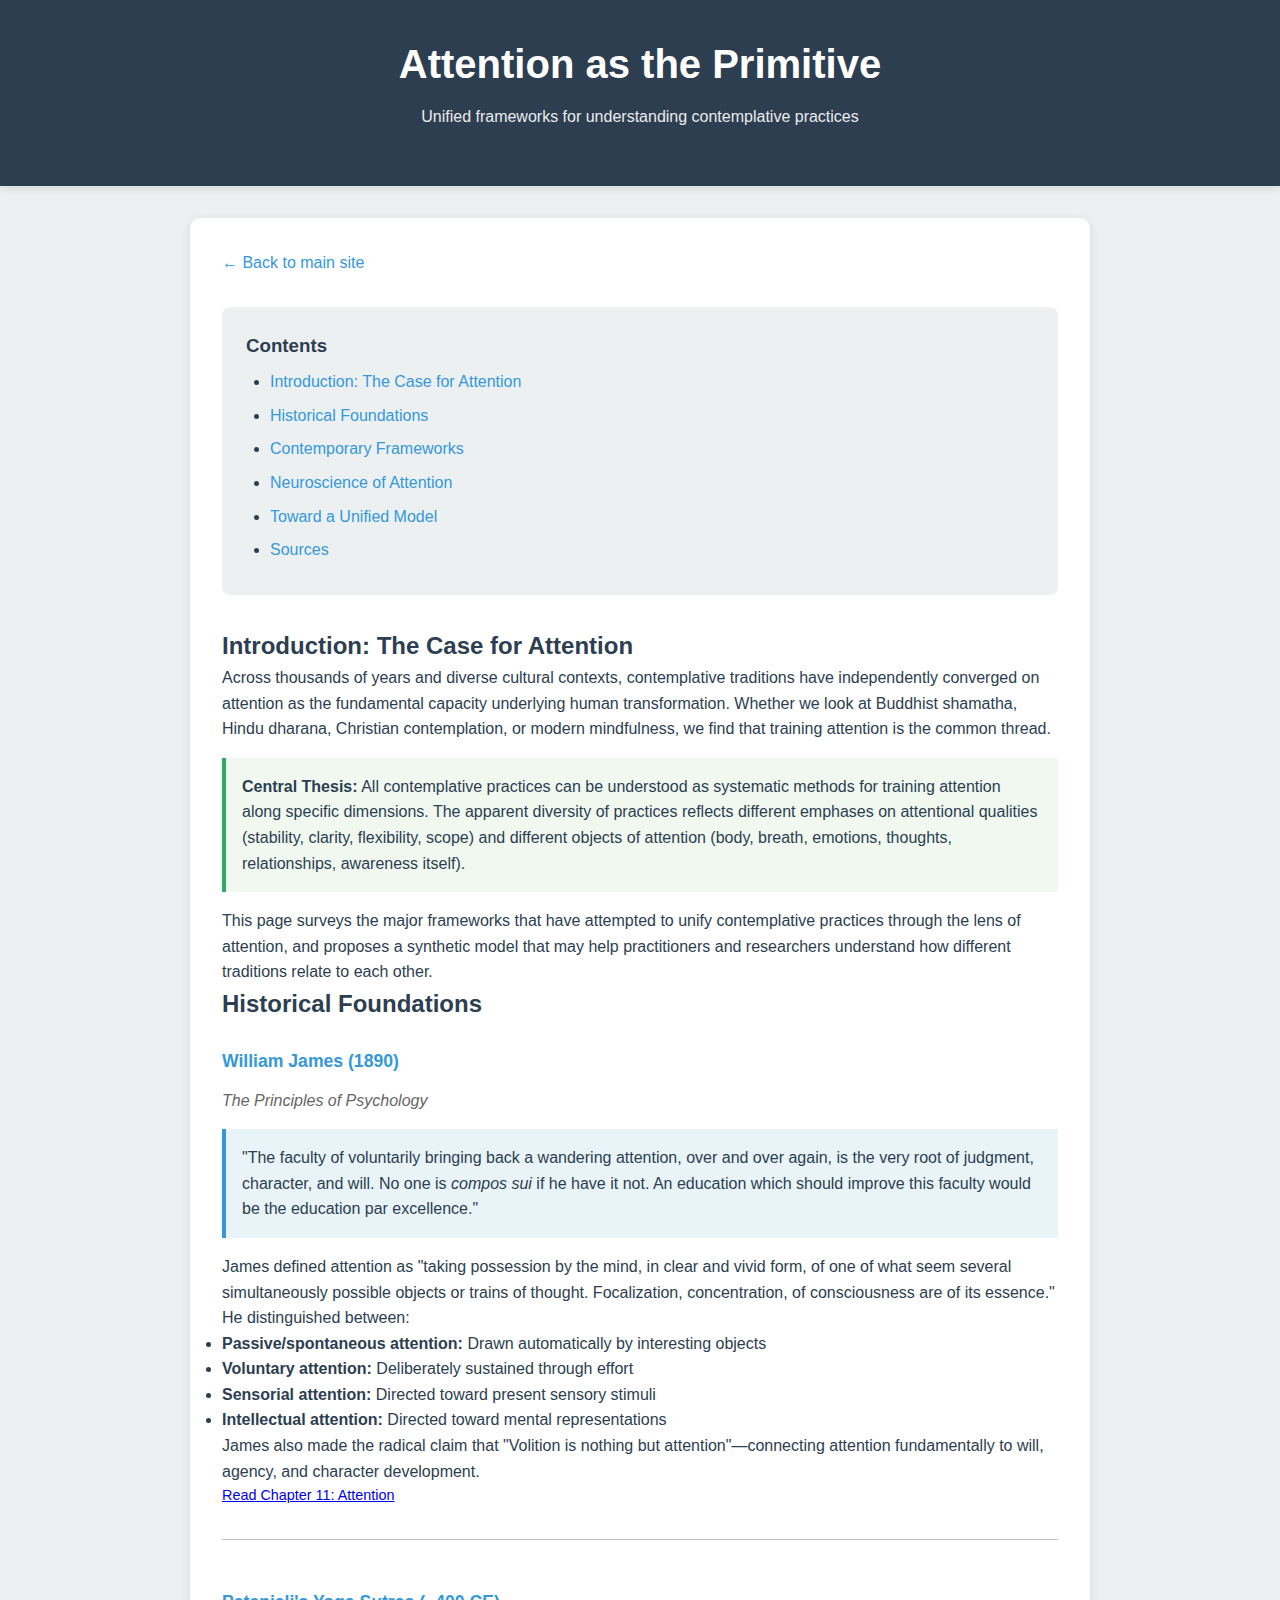
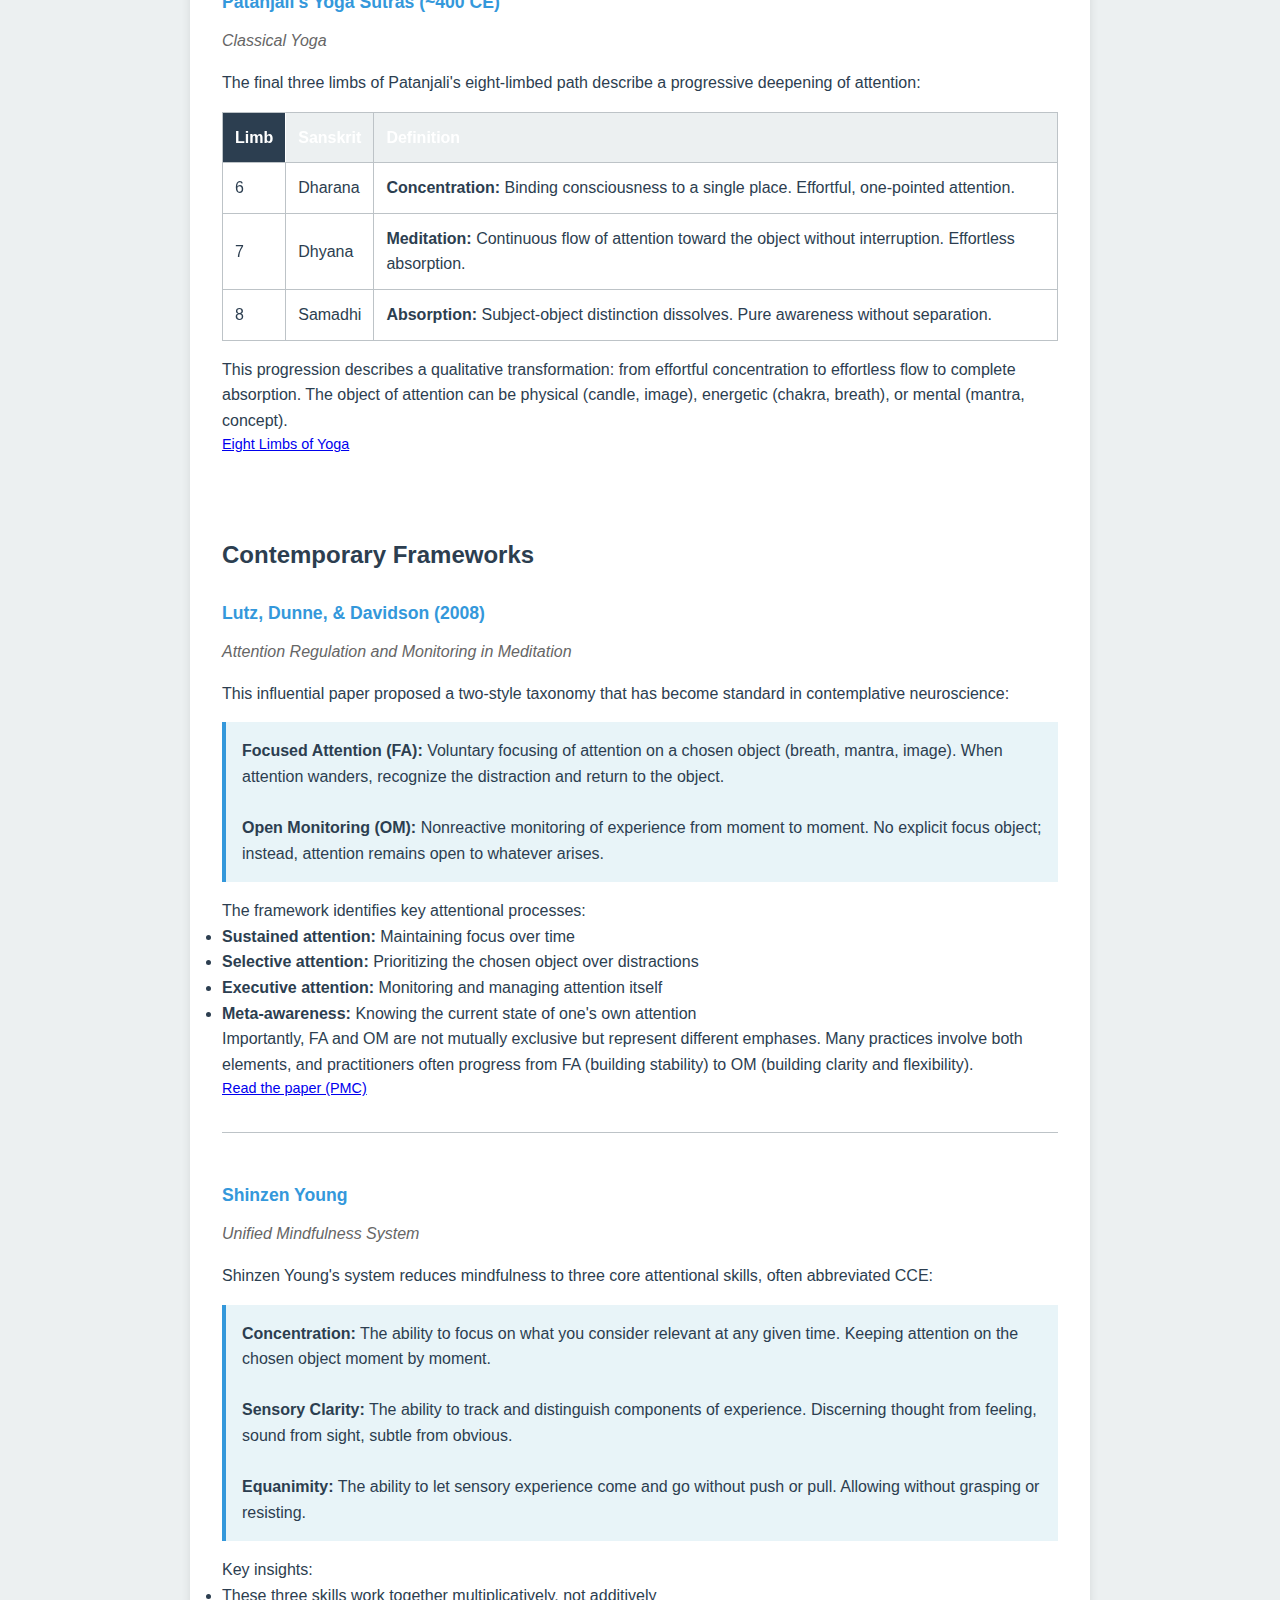
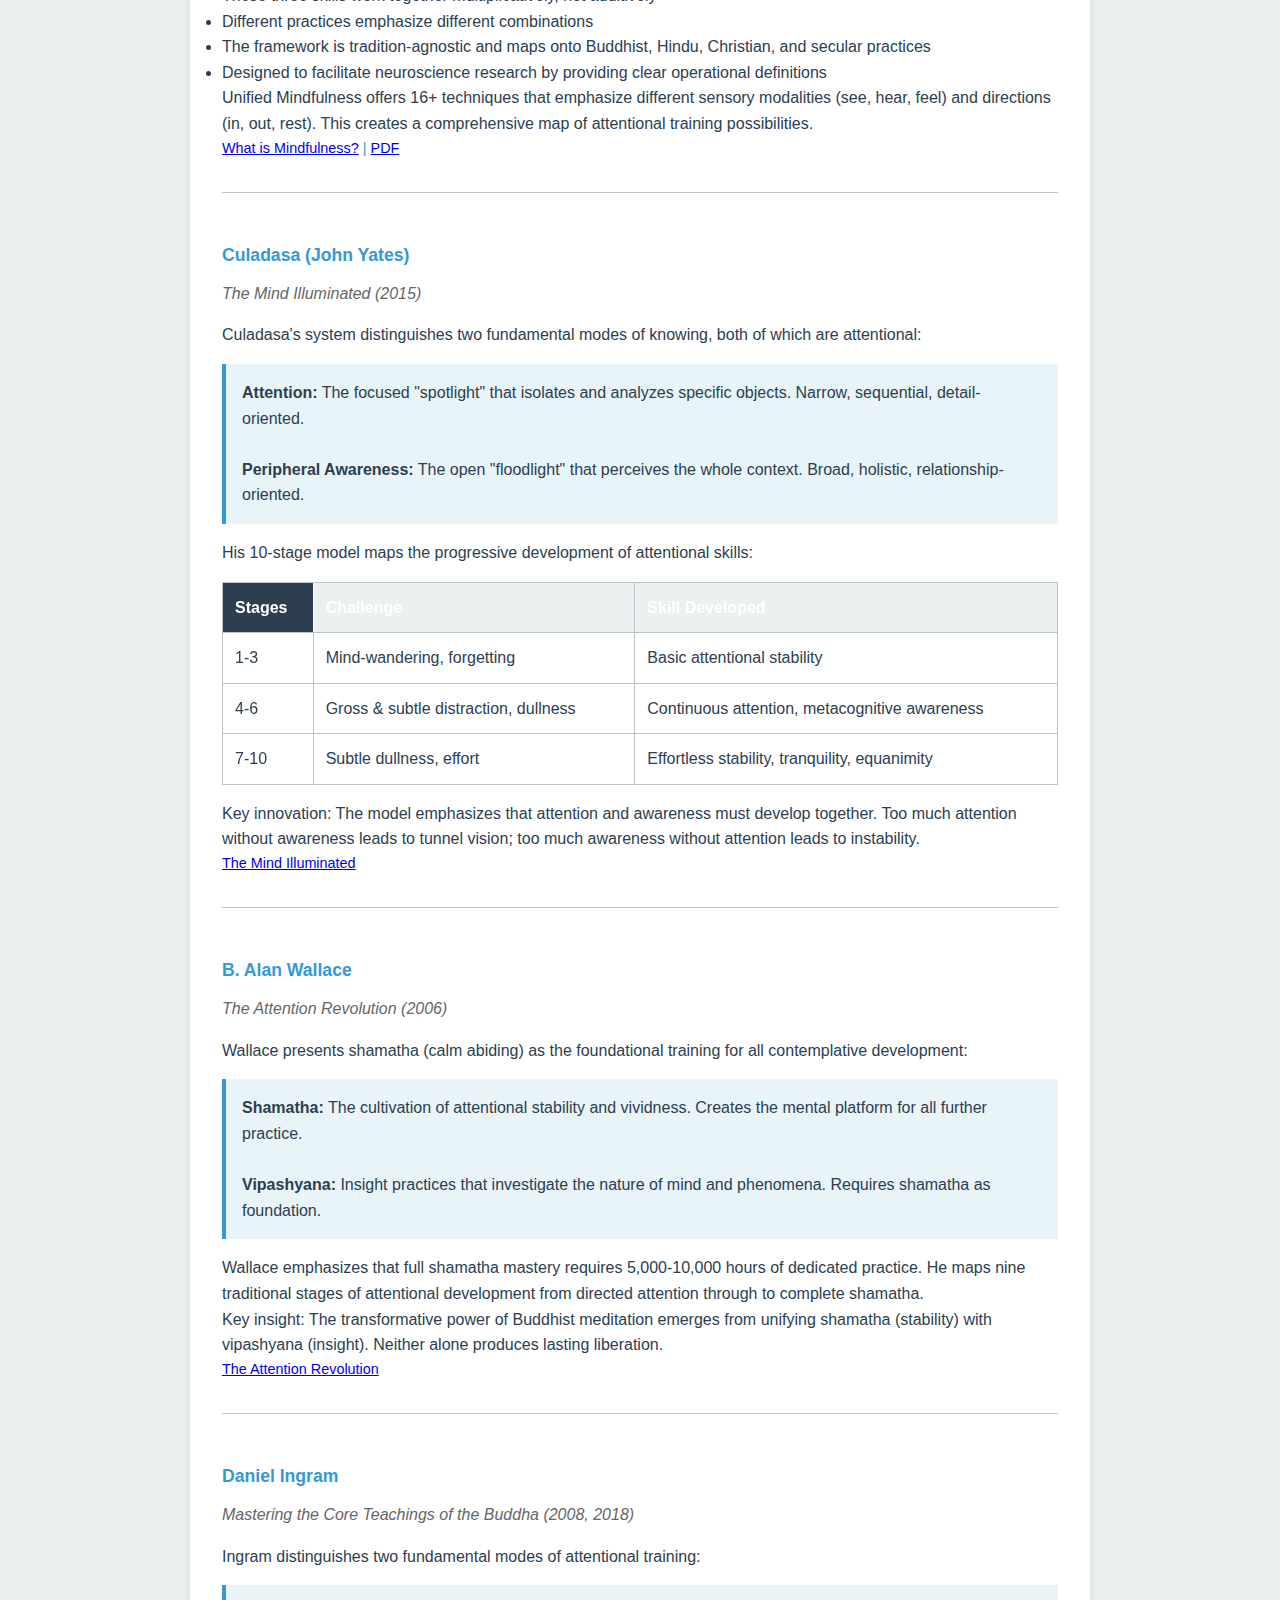
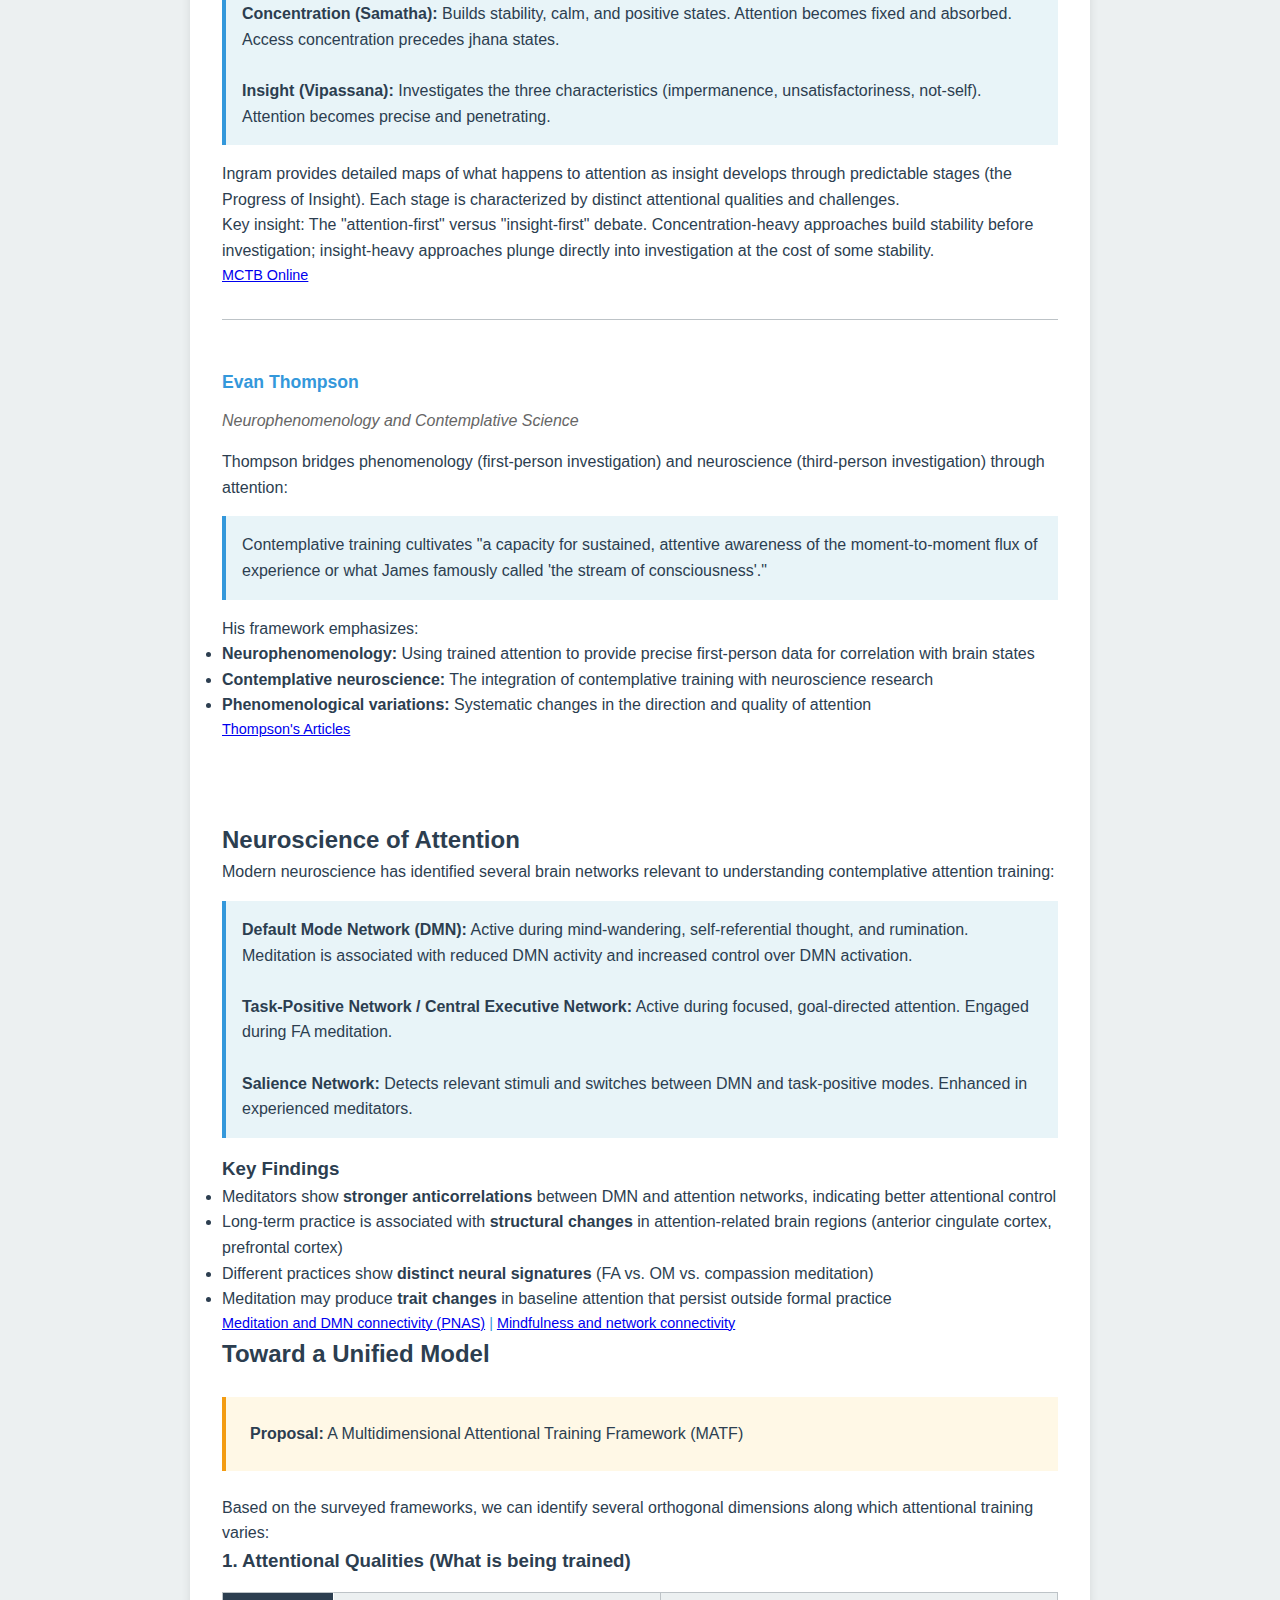
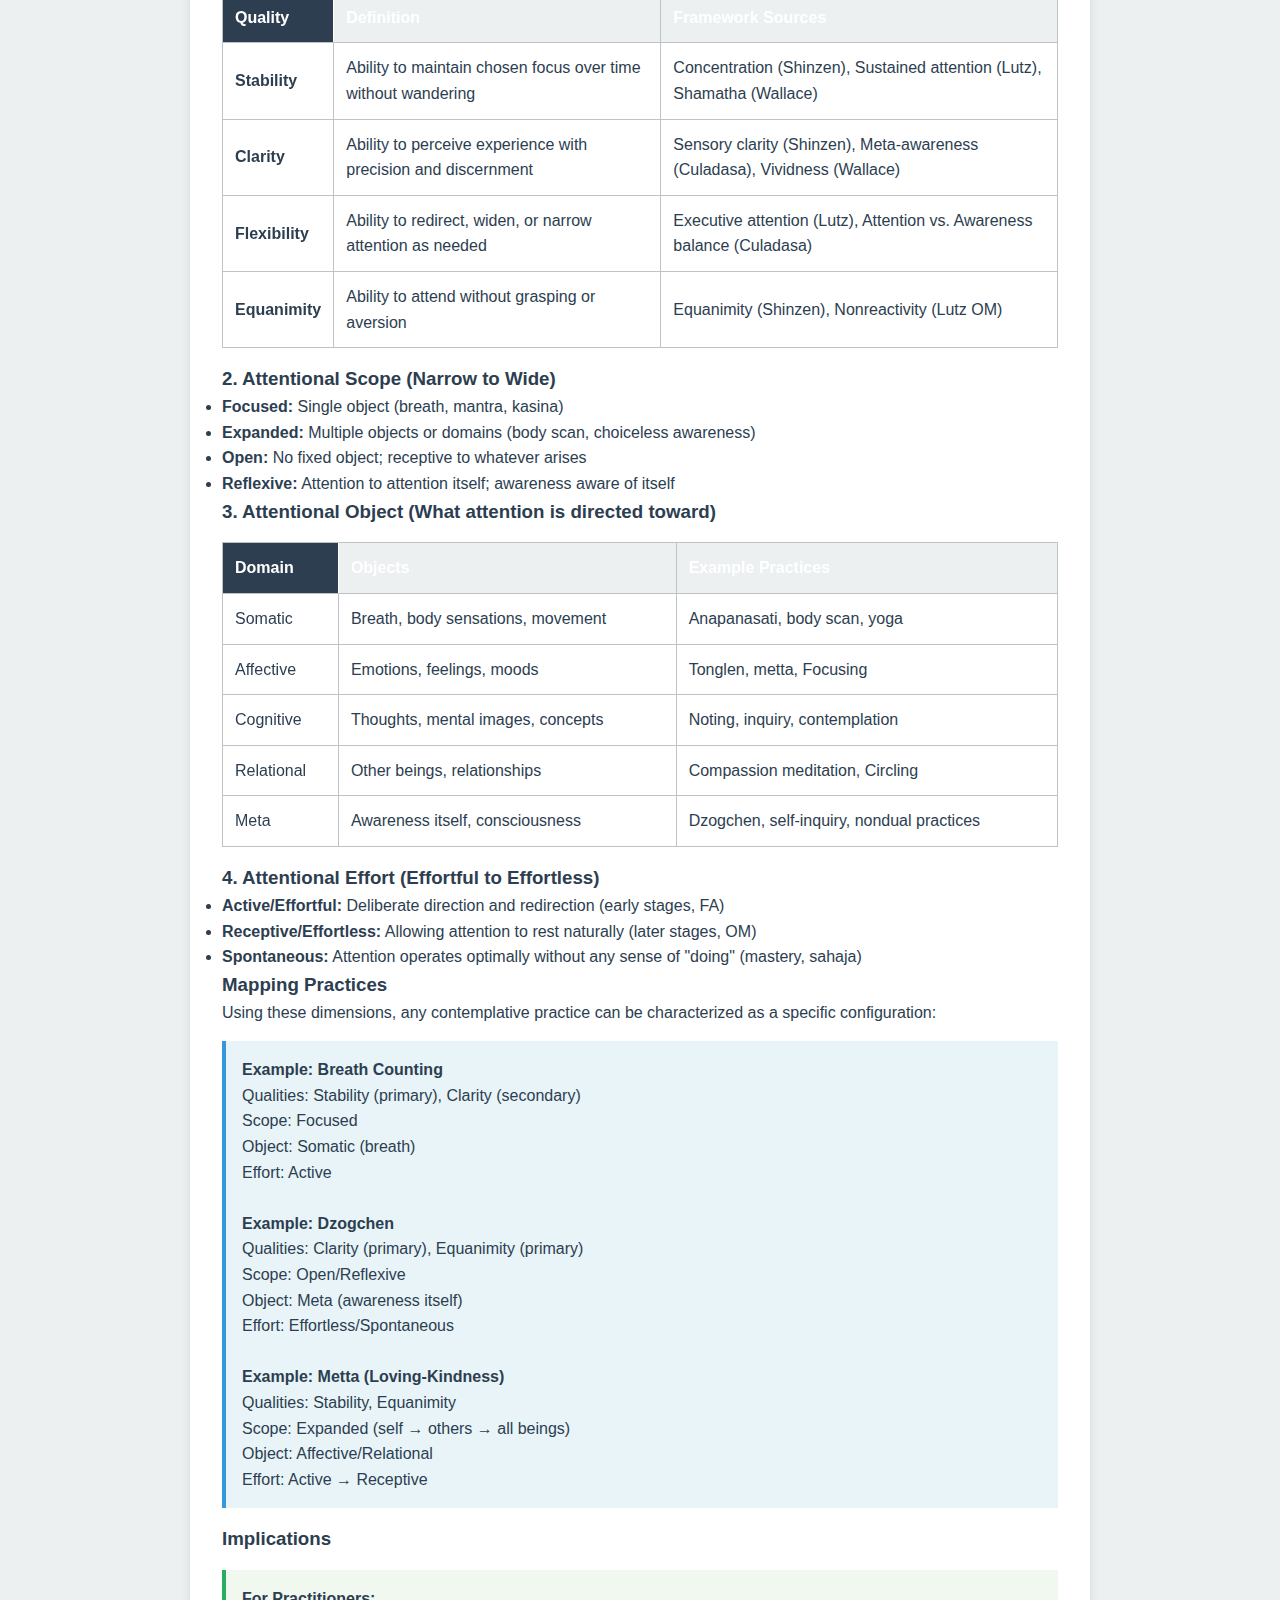
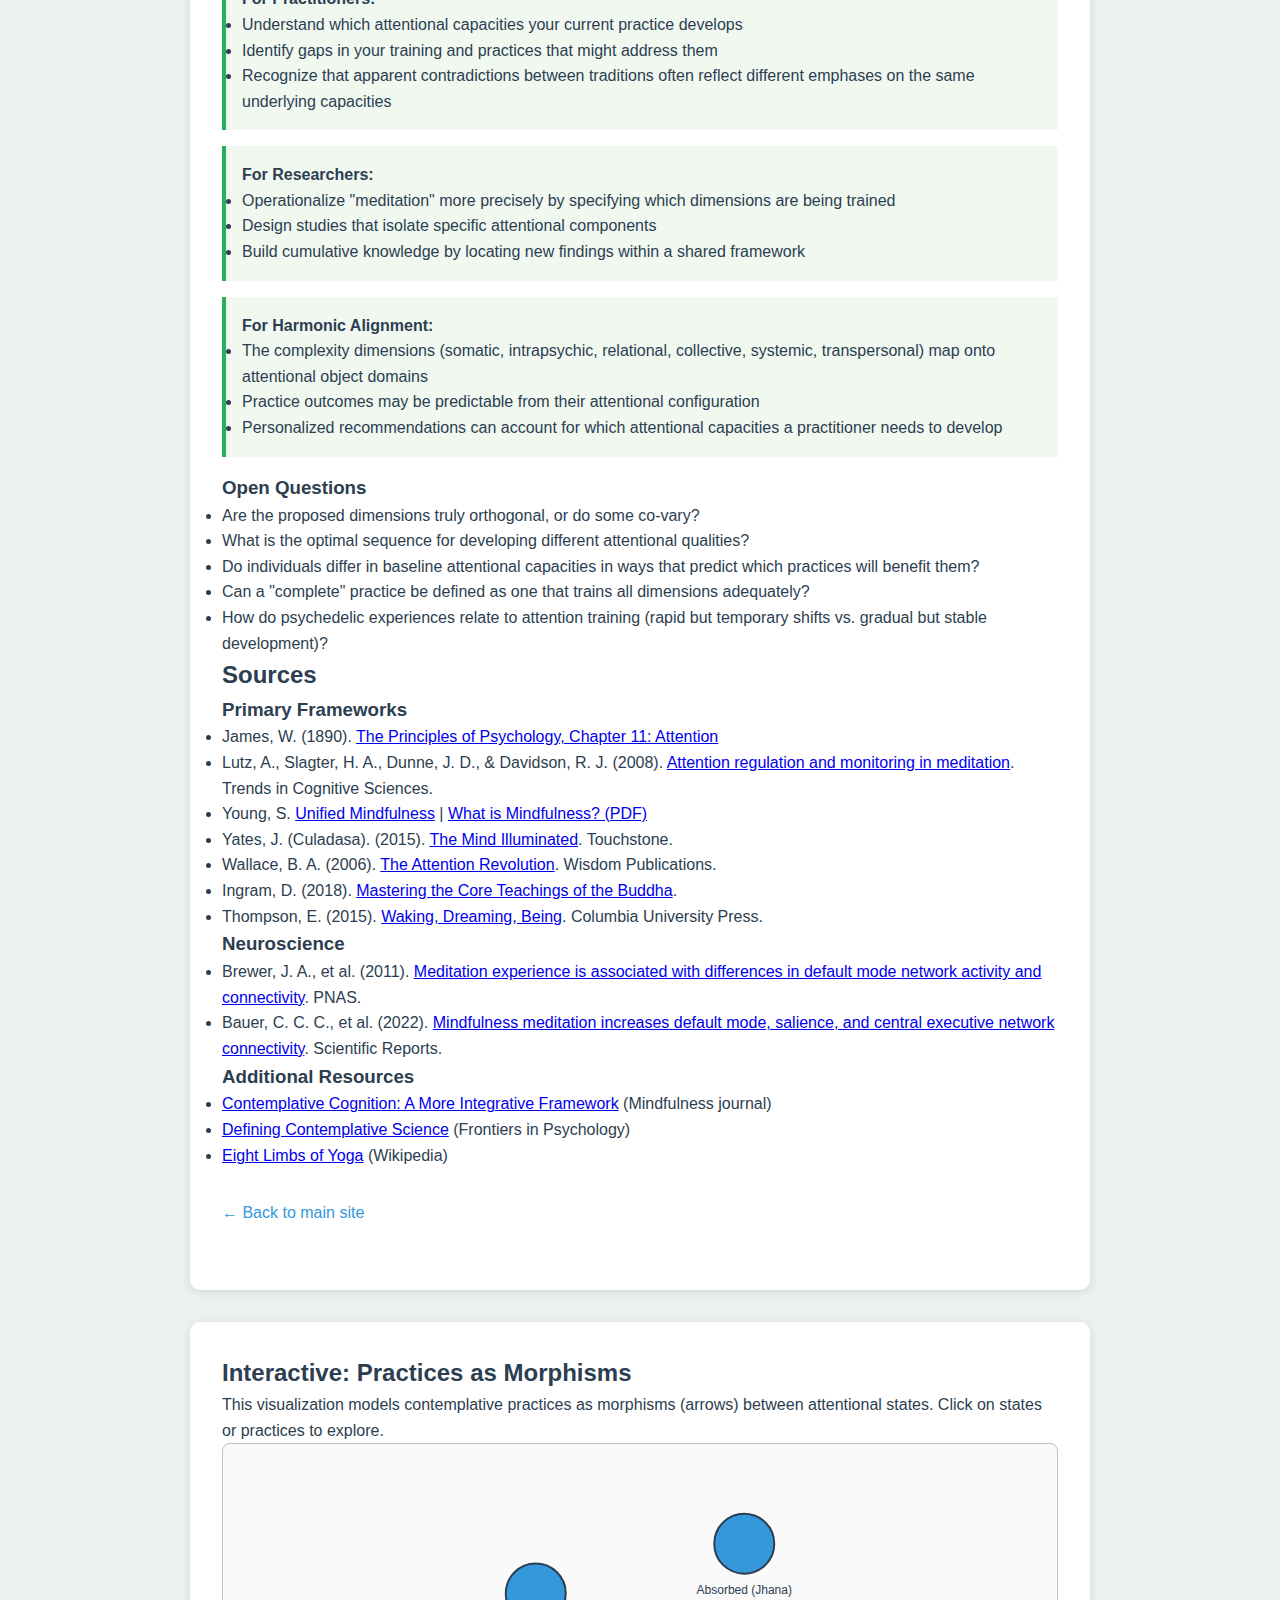
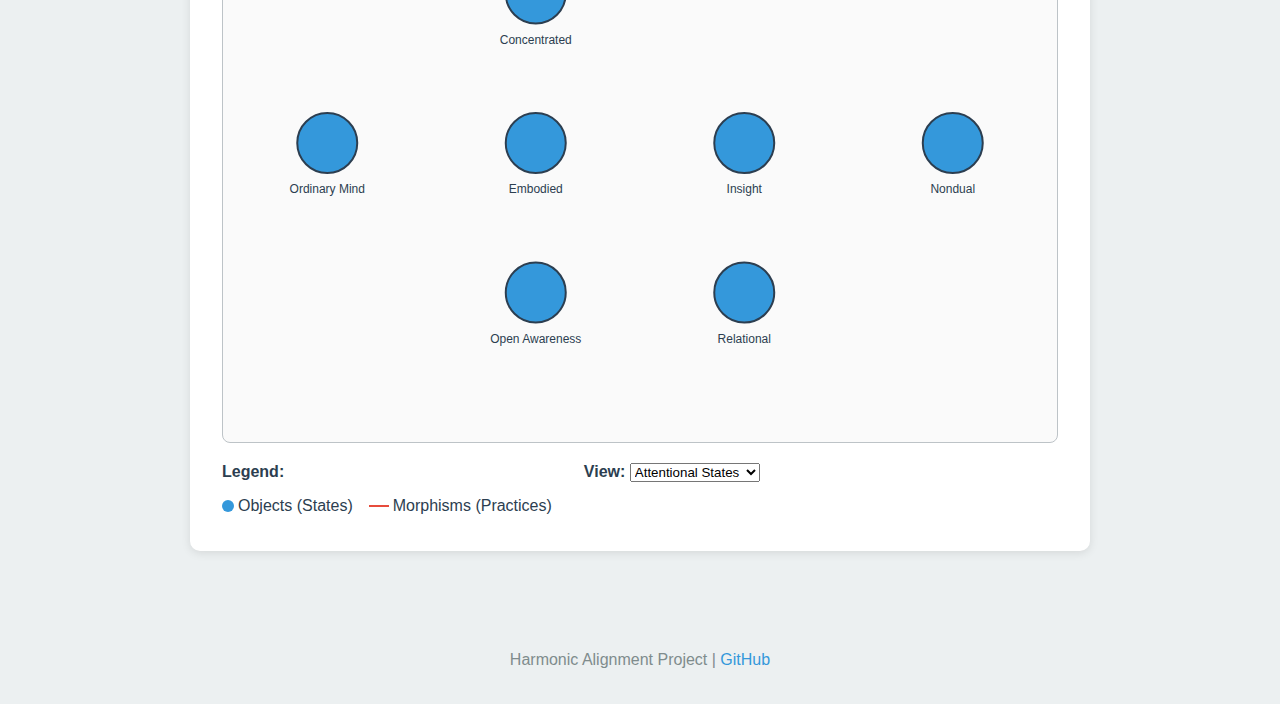
<file: attention-frameworks.html>
<!DOCTYPE html>
<html lang="en">
<head>
    <meta charset="UTF-8">
    <meta name="viewport" content="width=device-width, initial-scale=1.0">
    <title>Attention as the Primitive - Harmonic Alignment</title>
    <link rel="icon" type="image/svg+xml" href="favicon.svg">
    <link rel="stylesheet" href="styles.css">
    <style>
        .research-content {
            max-width: 900px;
            margin: 2rem auto;
            padding: 2rem;
            background: white;
            border-radius: 10px;
            box-shadow: 0 2px 10px rgba(0,0,0,0.1);
        }
        .framework {
            margin-bottom: 3rem;
            padding-bottom: 2rem;
            border-bottom: 1px solid var(--border);
        }
        .framework:last-child {
            border-bottom: none;
        }
        .framework h2 {
            color: var(--primary);
            margin-bottom: 0.5rem;
        }
        .framework-author {
            color: #666;
            font-style: italic;
            margin-bottom: 1rem;
        }
        .framework h3 {
            color: var(--secondary);
            margin-top: 1.5rem;
            margin-bottom: 0.75rem;
            font-size: 1.1rem;
        }
        .concept-box {
            background: #e8f4f8;
            padding: 1rem;
            border-left: 4px solid var(--secondary);
            margin: 1rem 0;
        }
        .insight-box {
            background: #f0f8f0;
            padding: 1rem;
            border-left: 4px solid var(--success);
            margin: 1rem 0;
        }
        .proposal-box {
            background: #fff8e6;
            padding: 1.5rem;
            border-left: 4px solid #f39c12;
            margin: 1.5rem 0;
        }
        .back-link {
            display: inline-block;
            margin-bottom: 2rem;
            color: var(--secondary);
            text-decoration: none;
        }
        .back-link:hover {
            text-decoration: underline;
        }
        .source-link {
            font-size: 0.9rem;
            color: var(--secondary);
        }
        table {
            width: 100%;
            border-collapse: collapse;
            margin: 1rem 0;
        }
        th, td {
            border: 1px solid var(--border);
            padding: 0.75rem;
            text-align: left;
        }
        th {
            background: var(--bg);
        }
        .toc {
            background: var(--bg);
            padding: 1.5rem;
            border-radius: 8px;
            margin-bottom: 2rem;
        }
        .toc h3 {
            margin-top: 0;
            color: var(--primary);
        }
        .toc ul {
            margin: 0;
            padding-left: 1.5rem;
        }
        .toc li {
            margin: 0.5rem 0;
        }
        .toc a {
            color: var(--secondary);
            text-decoration: none;
        }
        .toc a:hover {
            text-decoration: underline;
        }
    </style>
</head>
<body>
    <header>
        <h1>Attention as the Primitive</h1>
        <p>Unified frameworks for understanding contemplative practices</p>
    </header>

    <div class="research-content">
        <a href="index.html" class="back-link">&larr; Back to main site</a>

        <div class="toc">
            <h3>Contents</h3>
            <ul>
                <li><a href="#introduction">Introduction: The Case for Attention</a></li>
                <li><a href="#historical">Historical Foundations</a></li>
                <li><a href="#frameworks">Contemporary Frameworks</a></li>
                <li><a href="#neuroscience">Neuroscience of Attention</a></li>
                <li><a href="#proposal">Toward a Unified Model</a></li>
                <li><a href="#sources">Sources</a></li>
            </ul>
        </div>

        <section id="introduction">
            <h2>Introduction: The Case for Attention</h2>

            <p>Across thousands of years and diverse cultural contexts, contemplative traditions have independently converged on attention as the fundamental capacity underlying human transformation. Whether we look at Buddhist shamatha, Hindu dharana, Christian contemplation, or modern mindfulness, we find that training attention is the common thread.</p>

            <div class="insight-box">
                <strong>Central Thesis:</strong> All contemplative practices can be understood as systematic methods for training attention along specific dimensions. The apparent diversity of practices reflects different emphases on attentional qualities (stability, clarity, flexibility, scope) and different objects of attention (body, breath, emotions, thoughts, relationships, awareness itself).
            </div>

            <p>This page surveys the major frameworks that have attempted to unify contemplative practices through the lens of attention, and proposes a synthetic model that may help practitioners and researchers understand how different traditions relate to each other.</p>
        </section>

        <section id="historical">
            <h2>Historical Foundations</h2>

            <div class="framework">
                <h3>William James (1890)</h3>
                <p class="framework-author">The Principles of Psychology</p>

                <div class="concept-box">
                    "The faculty of voluntarily bringing back a wandering attention, over and over again, is the very root of judgment, character, and will. No one is <em>compos sui</em> if he have it not. An education which should improve this faculty would be the education par excellence."
                </div>

                <p>James defined attention as "taking possession by the mind, in clear and vivid form, of one of what seem several simultaneously possible objects or trains of thought. Focalization, concentration, of consciousness are of its essence."</p>

                <p>He distinguished between:</p>
                <ul>
                    <li><strong>Passive/spontaneous attention:</strong> Drawn automatically by interesting objects</li>
                    <li><strong>Voluntary attention:</strong> Deliberately sustained through effort</li>
                    <li><strong>Sensorial attention:</strong> Directed toward present sensory stimuli</li>
                    <li><strong>Intellectual attention:</strong> Directed toward mental representations</li>
                </ul>

                <p>James also made the radical claim that "Volition is nothing but attention"&mdash;connecting attention fundamentally to will, agency, and character development.</p>

                <p class="source-link"><a href="https://psychclassics.yorku.ca/James/Principles/prin11.htm" target="_blank">Read Chapter 11: Attention</a></p>
            </div>

            <div class="framework">
                <h3>Patanjali's Yoga Sutras (~400 CE)</h3>
                <p class="framework-author">Classical Yoga</p>

                <p>The final three limbs of Patanjali's eight-limbed path describe a progressive deepening of attention:</p>

                <table>
                    <tr>
                        <th>Limb</th>
                        <th>Sanskrit</th>
                        <th>Definition</th>
                    </tr>
                    <tr>
                        <td>6</td>
                        <td>Dharana</td>
                        <td><strong>Concentration:</strong> Binding consciousness to a single place. Effortful, one-pointed attention.</td>
                    </tr>
                    <tr>
                        <td>7</td>
                        <td>Dhyana</td>
                        <td><strong>Meditation:</strong> Continuous flow of attention toward the object without interruption. Effortless absorption.</td>
                    </tr>
                    <tr>
                        <td>8</td>
                        <td>Samadhi</td>
                        <td><strong>Absorption:</strong> Subject-object distinction dissolves. Pure awareness without separation.</td>
                    </tr>
                </table>

                <p>This progression describes a qualitative transformation: from effortful concentration to effortless flow to complete absorption. The object of attention can be physical (candle, image), energetic (chakra, breath), or mental (mantra, concept).</p>

                <p class="source-link"><a href="https://en.wikipedia.org/wiki/Ashtanga_(eight_limbs_of_yoga)" target="_blank">Eight Limbs of Yoga</a></p>
            </div>
        </section>

        <section id="frameworks">
            <h2>Contemporary Frameworks</h2>

            <div class="framework">
                <h3>Lutz, Dunne, & Davidson (2008)</h3>
                <p class="framework-author">Attention Regulation and Monitoring in Meditation</p>

                <p>This influential paper proposed a two-style taxonomy that has become standard in contemplative neuroscience:</p>

                <div class="concept-box">
                    <strong>Focused Attention (FA):</strong> Voluntary focusing of attention on a chosen object (breath, mantra, image). When attention wanders, recognize the distraction and return to the object.<br><br>
                    <strong>Open Monitoring (OM):</strong> Nonreactive monitoring of experience from moment to moment. No explicit focus object; instead, attention remains open to whatever arises.
                </div>

                <p>The framework identifies key attentional processes:</p>
                <ul>
                    <li><strong>Sustained attention:</strong> Maintaining focus over time</li>
                    <li><strong>Selective attention:</strong> Prioritizing the chosen object over distractions</li>
                    <li><strong>Executive attention:</strong> Monitoring and managing attention itself</li>
                    <li><strong>Meta-awareness:</strong> Knowing the current state of one's own attention</li>
                </ul>

                <p>Importantly, FA and OM are not mutually exclusive but represent different emphases. Many practices involve both elements, and practitioners often progress from FA (building stability) to OM (building clarity and flexibility).</p>

                <p class="source-link"><a href="https://pmc.ncbi.nlm.nih.gov/articles/PMC2693206/" target="_blank">Read the paper (PMC)</a></p>
            </div>

            <div class="framework">
                <h3>Shinzen Young</h3>
                <p class="framework-author">Unified Mindfulness System</p>

                <p>Shinzen Young's system reduces mindfulness to three core attentional skills, often abbreviated CCE:</p>

                <div class="concept-box">
                    <strong>Concentration:</strong> The ability to focus on what you consider relevant at any given time. Keeping attention on the chosen object moment by moment.<br><br>
                    <strong>Sensory Clarity:</strong> The ability to track and distinguish components of experience. Discerning thought from feeling, sound from sight, subtle from obvious.<br><br>
                    <strong>Equanimity:</strong> The ability to let sensory experience come and go without push or pull. Allowing without grasping or resisting.
                </div>

                <p>Key insights:</p>
                <ul>
                    <li>These three skills work together multiplicatively, not additively</li>
                    <li>Different practices emphasize different combinations</li>
                    <li>The framework is tradition-agnostic and maps onto Buddhist, Hindu, Christian, and secular practices</li>
                    <li>Designed to facilitate neuroscience research by providing clear operational definitions</li>
                </ul>

                <p>Unified Mindfulness offers 16+ techniques that emphasize different sensory modalities (see, hear, feel) and directions (in, out, rest). This creates a comprehensive map of attentional training possibilities.</p>

                <p class="source-link"><a href="https://unifiedmindfulness.com/what-is-mindfulness-by-shinzen/" target="_blank">What is Mindfulness?</a> | <a href="https://www.shinzen.org/wp-content/uploads/2016/08/WhatIsMindfulness_SY_Public_ver1.5.pdf" target="_blank">PDF</a></p>
            </div>

            <div class="framework">
                <h3>Culadasa (John Yates)</h3>
                <p class="framework-author">The Mind Illuminated (2015)</p>

                <p>Culadasa's system distinguishes two fundamental modes of knowing, both of which are attentional:</p>

                <div class="concept-box">
                    <strong>Attention:</strong> The focused "spotlight" that isolates and analyzes specific objects. Narrow, sequential, detail-oriented.<br><br>
                    <strong>Peripheral Awareness:</strong> The open "floodlight" that perceives the whole context. Broad, holistic, relationship-oriented.
                </div>

                <p>His 10-stage model maps the progressive development of attentional skills:</p>

                <table>
                    <tr>
                        <th>Stages</th>
                        <th>Challenge</th>
                        <th>Skill Developed</th>
                    </tr>
                    <tr>
                        <td>1-3</td>
                        <td>Mind-wandering, forgetting</td>
                        <td>Basic attentional stability</td>
                    </tr>
                    <tr>
                        <td>4-6</td>
                        <td>Gross & subtle distraction, dullness</td>
                        <td>Continuous attention, metacognitive awareness</td>
                    </tr>
                    <tr>
                        <td>7-10</td>
                        <td>Subtle dullness, effort</td>
                        <td>Effortless stability, tranquility, equanimity</td>
                    </tr>
                </table>

                <p>Key innovation: The model emphasizes that attention and awareness must develop together. Too much attention without awareness leads to tunnel vision; too much awareness without attention leads to instability.</p>

                <p class="source-link"><a href="https://www.goodreads.com/book/show/25942786-the-mind-illuminated" target="_blank">The Mind Illuminated</a></p>
            </div>

            <div class="framework">
                <h3>B. Alan Wallace</h3>
                <p class="framework-author">The Attention Revolution (2006)</p>

                <p>Wallace presents shamatha (calm abiding) as the foundational training for all contemplative development:</p>

                <div class="concept-box">
                    <strong>Shamatha:</strong> The cultivation of attentional stability and vividness. Creates the mental platform for all further practice.<br><br>
                    <strong>Vipashyana:</strong> Insight practices that investigate the nature of mind and phenomena. Requires shamatha as foundation.
                </div>

                <p>Wallace emphasizes that full shamatha mastery requires 5,000-10,000 hours of dedicated practice. He maps nine traditional stages of attentional development from directed attention through to complete shamatha.</p>

                <p>Key insight: The transformative power of Buddhist meditation emerges from unifying shamatha (stability) with vipashyana (insight). Neither alone produces lasting liberation.</p>

                <p class="source-link"><a href="https://wisdomexperience.org/product/attention-revolution/" target="_blank">The Attention Revolution</a></p>
            </div>

            <div class="framework">
                <h3>Daniel Ingram</h3>
                <p class="framework-author">Mastering the Core Teachings of the Buddha (2008, 2018)</p>

                <p>Ingram distinguishes two fundamental modes of attentional training:</p>

                <div class="concept-box">
                    <strong>Concentration (Samatha):</strong> Builds stability, calm, and positive states. Attention becomes fixed and absorbed. Access concentration precedes jhana states.<br><br>
                    <strong>Insight (Vipassana):</strong> Investigates the three characteristics (impermanence, unsatisfactoriness, not-self). Attention becomes precise and penetrating.
                </div>

                <p>Ingram provides detailed maps of what happens to attention as insight develops through predictable stages (the Progress of Insight). Each stage is characterized by distinct attentional qualities and challenges.</p>

                <p>Key insight: The "attention-first" versus "insight-first" debate. Concentration-heavy approaches build stability before investigation; insight-heavy approaches plunge directly into investigation at the cost of some stability.</p>

                <p class="source-link"><a href="https://www.mctb.org/" target="_blank">MCTB Online</a></p>
            </div>

            <div class="framework">
                <h3>Evan Thompson</h3>
                <p class="framework-author">Neurophenomenology and Contemplative Science</p>

                <p>Thompson bridges phenomenology (first-person investigation) and neuroscience (third-person investigation) through attention:</p>

                <div class="concept-box">
                    Contemplative training cultivates "a capacity for sustained, attentive awareness of the moment-to-moment flux of experience or what James famously called 'the stream of consciousness'."
                </div>

                <p>His framework emphasizes:</p>
                <ul>
                    <li><strong>Neurophenomenology:</strong> Using trained attention to provide precise first-person data for correlation with brain states</li>
                    <li><strong>Contemplative neuroscience:</strong> The integration of contemplative training with neuroscience research</li>
                    <li><strong>Phenomenological variations:</strong> Systematic changes in the direction and quality of attention</li>
                </ul>

                <p class="source-link"><a href="https://evanthompson.me/articles/" target="_blank">Thompson's Articles</a></p>
            </div>
        </section>

        <section id="neuroscience">
            <h2>Neuroscience of Attention</h2>

            <p>Modern neuroscience has identified several brain networks relevant to understanding contemplative attention training:</p>

            <div class="concept-box">
                <strong>Default Mode Network (DMN):</strong> Active during mind-wandering, self-referential thought, and rumination. Meditation is associated with reduced DMN activity and increased control over DMN activation.<br><br>
                <strong>Task-Positive Network / Central Executive Network:</strong> Active during focused, goal-directed attention. Engaged during FA meditation.<br><br>
                <strong>Salience Network:</strong> Detects relevant stimuli and switches between DMN and task-positive modes. Enhanced in experienced meditators.
            </div>

            <h3>Key Findings</h3>
            <ul>
                <li>Meditators show <strong>stronger anticorrelations</strong> between DMN and attention networks, indicating better attentional control</li>
                <li>Long-term practice is associated with <strong>structural changes</strong> in attention-related brain regions (anterior cingulate cortex, prefrontal cortex)</li>
                <li>Different practices show <strong>distinct neural signatures</strong> (FA vs. OM vs. compassion meditation)</li>
                <li>Meditation may produce <strong>trait changes</strong> in baseline attention that persist outside formal practice</li>
            </ul>

            <p class="source-link"><a href="https://www.pnas.org/doi/10.1073/pnas.1112029108" target="_blank">Meditation and DMN connectivity (PNAS)</a> | <a href="https://www.nature.com/articles/s41598-022-17325-6" target="_blank">Mindfulness and network connectivity</a></p>
        </section>

        <section id="proposal">
            <h2>Toward a Unified Model</h2>

            <div class="proposal-box">
                <strong>Proposal:</strong> A Multidimensional Attentional Training Framework (MATF)
            </div>

            <p>Based on the surveyed frameworks, we can identify several orthogonal dimensions along which attentional training varies:</p>

            <h3>1. Attentional Qualities (What is being trained)</h3>
            <table>
                <tr>
                    <th>Quality</th>
                    <th>Definition</th>
                    <th>Framework Sources</th>
                </tr>
                <tr>
                    <td><strong>Stability</strong></td>
                    <td>Ability to maintain chosen focus over time without wandering</td>
                    <td>Concentration (Shinzen), Sustained attention (Lutz), Shamatha (Wallace)</td>
                </tr>
                <tr>
                    <td><strong>Clarity</strong></td>
                    <td>Ability to perceive experience with precision and discernment</td>
                    <td>Sensory clarity (Shinzen), Meta-awareness (Culadasa), Vividness (Wallace)</td>
                </tr>
                <tr>
                    <td><strong>Flexibility</strong></td>
                    <td>Ability to redirect, widen, or narrow attention as needed</td>
                    <td>Executive attention (Lutz), Attention vs. Awareness balance (Culadasa)</td>
                </tr>
                <tr>
                    <td><strong>Equanimity</strong></td>
                    <td>Ability to attend without grasping or aversion</td>
                    <td>Equanimity (Shinzen), Nonreactivity (Lutz OM)</td>
                </tr>
            </table>

            <h3>2. Attentional Scope (Narrow to Wide)</h3>
            <ul>
                <li><strong>Focused:</strong> Single object (breath, mantra, kasina)</li>
                <li><strong>Expanded:</strong> Multiple objects or domains (body scan, choiceless awareness)</li>
                <li><strong>Open:</strong> No fixed object; receptive to whatever arises</li>
                <li><strong>Reflexive:</strong> Attention to attention itself; awareness aware of itself</li>
            </ul>

            <h3>3. Attentional Object (What attention is directed toward)</h3>
            <table>
                <tr>
                    <th>Domain</th>
                    <th>Objects</th>
                    <th>Example Practices</th>
                </tr>
                <tr>
                    <td>Somatic</td>
                    <td>Breath, body sensations, movement</td>
                    <td>Anapanasati, body scan, yoga</td>
                </tr>
                <tr>
                    <td>Affective</td>
                    <td>Emotions, feelings, moods</td>
                    <td>Tonglen, metta, Focusing</td>
                </tr>
                <tr>
                    <td>Cognitive</td>
                    <td>Thoughts, mental images, concepts</td>
                    <td>Noting, inquiry, contemplation</td>
                </tr>
                <tr>
                    <td>Relational</td>
                    <td>Other beings, relationships</td>
                    <td>Compassion meditation, Circling</td>
                </tr>
                <tr>
                    <td>Meta</td>
                    <td>Awareness itself, consciousness</td>
                    <td>Dzogchen, self-inquiry, nondual practices</td>
                </tr>
            </table>

            <h3>4. Attentional Effort (Effortful to Effortless)</h3>
            <ul>
                <li><strong>Active/Effortful:</strong> Deliberate direction and redirection (early stages, FA)</li>
                <li><strong>Receptive/Effortless:</strong> Allowing attention to rest naturally (later stages, OM)</li>
                <li><strong>Spontaneous:</strong> Attention operates optimally without any sense of "doing" (mastery, sahaja)</li>
            </ul>

            <h3>Mapping Practices</h3>
            <p>Using these dimensions, any contemplative practice can be characterized as a specific configuration:</p>

            <div class="concept-box">
                <strong>Example: Breath Counting</strong><br>
                Qualities: Stability (primary), Clarity (secondary)<br>
                Scope: Focused<br>
                Object: Somatic (breath)<br>
                Effort: Active<br><br>

                <strong>Example: Dzogchen</strong><br>
                Qualities: Clarity (primary), Equanimity (primary)<br>
                Scope: Open/Reflexive<br>
                Object: Meta (awareness itself)<br>
                Effort: Effortless/Spontaneous<br><br>

                <strong>Example: Metta (Loving-Kindness)</strong><br>
                Qualities: Stability, Equanimity<br>
                Scope: Expanded (self &rarr; others &rarr; all beings)<br>
                Object: Affective/Relational<br>
                Effort: Active &rarr; Receptive
            </div>

            <h3>Implications</h3>

            <div class="insight-box">
                <strong>For Practitioners:</strong>
                <ul>
                    <li>Understand which attentional capacities your current practice develops</li>
                    <li>Identify gaps in your training and practices that might address them</li>
                    <li>Recognize that apparent contradictions between traditions often reflect different emphases on the same underlying capacities</li>
                </ul>
            </div>

            <div class="insight-box">
                <strong>For Researchers:</strong>
                <ul>
                    <li>Operationalize "meditation" more precisely by specifying which dimensions are being trained</li>
                    <li>Design studies that isolate specific attentional components</li>
                    <li>Build cumulative knowledge by locating new findings within a shared framework</li>
                </ul>
            </div>

            <div class="insight-box">
                <strong>For Harmonic Alignment:</strong>
                <ul>
                    <li>The complexity dimensions (somatic, intrapsychic, relational, collective, systemic, transpersonal) map onto attentional object domains</li>
                    <li>Practice outcomes may be predictable from their attentional configuration</li>
                    <li>Personalized recommendations can account for which attentional capacities a practitioner needs to develop</li>
                </ul>
            </div>

            <h3>Open Questions</h3>
            <ul>
                <li>Are the proposed dimensions truly orthogonal, or do some co-vary?</li>
                <li>What is the optimal sequence for developing different attentional qualities?</li>
                <li>Do individuals differ in baseline attentional capacities in ways that predict which practices will benefit them?</li>
                <li>Can a "complete" practice be defined as one that trains all dimensions adequately?</li>
                <li>How do psychedelic experiences relate to attention training (rapid but temporary shifts vs. gradual but stable development)?</li>
            </ul>
        </section>

        <section id="sources">
            <h2>Sources</h2>

            <h3>Primary Frameworks</h3>
            <ul>
                <li>James, W. (1890). <a href="https://psychclassics.yorku.ca/James/Principles/prin11.htm" target="_blank">The Principles of Psychology, Chapter 11: Attention</a></li>
                <li>Lutz, A., Slagter, H. A., Dunne, J. D., & Davidson, R. J. (2008). <a href="https://pmc.ncbi.nlm.nih.gov/articles/PMC2693206/" target="_blank">Attention regulation and monitoring in meditation</a>. Trends in Cognitive Sciences.</li>
                <li>Young, S. <a href="https://unifiedmindfulness.com/what-is-mindfulness-by-shinzen/" target="_blank">Unified Mindfulness</a> | <a href="https://www.shinzen.org/wp-content/uploads/2016/08/WhatIsMindfulness_SY_Public_ver1.5.pdf" target="_blank">What is Mindfulness? (PDF)</a></li>
                <li>Yates, J. (Culadasa). (2015). <a href="https://www.goodreads.com/book/show/25942786-the-mind-illuminated" target="_blank">The Mind Illuminated</a>. Touchstone.</li>
                <li>Wallace, B. A. (2006). <a href="https://wisdomexperience.org/product/attention-revolution/" target="_blank">The Attention Revolution</a>. Wisdom Publications.</li>
                <li>Ingram, D. (2018). <a href="https://www.mctb.org/" target="_blank">Mastering the Core Teachings of the Buddha</a>.</li>
                <li>Thompson, E. (2015). <a href="https://www.amazon.com/Waking-Dreaming-Being-Consciousness-Neuroscience/dp/0231136951" target="_blank">Waking, Dreaming, Being</a>. Columbia University Press.</li>
            </ul>

            <h3>Neuroscience</h3>
            <ul>
                <li>Brewer, J. A., et al. (2011). <a href="https://www.pnas.org/doi/10.1073/pnas.1112029108" target="_blank">Meditation experience is associated with differences in default mode network activity and connectivity</a>. PNAS.</li>
                <li>Bauer, C. C. C., et al. (2022). <a href="https://www.nature.com/articles/s41598-022-17325-6" target="_blank">Mindfulness meditation increases default mode, salience, and central executive network connectivity</a>. Scientific Reports.</li>
            </ul>

            <h3>Additional Resources</h3>
            <ul>
                <li><a href="https://link.springer.com/article/10.1007/s12671-017-0730-1" target="_blank">Contemplative Cognition: A More Integrative Framework</a> (Mindfulness journal)</li>
                <li><a href="https://pmc.ncbi.nlm.nih.gov/articles/PMC5112249/" target="_blank">Defining Contemplative Science</a> (Frontiers in Psychology)</li>
                <li><a href="https://en.wikipedia.org/wiki/Ashtanga_(eight_limbs_of_yoga)" target="_blank">Eight Limbs of Yoga</a> (Wikipedia)</li>
            </ul>
        </section>

        <p style="margin-top: 2rem;"><a href="index.html" class="back-link">&larr; Back to main site</a></p>
    </div>

    <!-- Category Theory Visualization -->
    <div class="research-content" style="margin-top: 2rem;">
        <h2>Interactive: Practices as Morphisms</h2>
        <p>This visualization models contemplative practices as morphisms (arrows) between attentional states. Click on states or practices to explore.</p>

        <div id="category-diagram" style="width: 100%; height: 600px; border: 1px solid var(--border); border-radius: 8px; background: #fafafa; position: relative; overflow: hidden;">
            <svg id="morphism-svg" width="100%" height="100%"></svg>
        </div>

        <div style="display: flex; gap: 2rem; margin-top: 1rem; flex-wrap: wrap;">
            <div>
                <strong>Legend:</strong>
                <div style="display: flex; gap: 1rem; margin-top: 0.5rem; flex-wrap: wrap;">
                    <span style="display: flex; align-items: center; gap: 0.25rem;">
                        <span style="width: 12px; height: 12px; background: #3498db; border-radius: 50%;"></span> Objects (States)
                    </span>
                    <span style="display: flex; align-items: center; gap: 0.25rem;">
                        <span style="width: 20px; height: 2px; background: #e74c3c;"></span> Morphisms (Practices)
                    </span>
                </div>
            </div>
            <div>
                <label for="view-mode"><strong>View:</strong></label>
                <select id="view-mode" onchange="updateDiagram()">
                    <option value="attention-states">Attentional States</option>
                    <option value="complexity">Complexity Space</option>
                    <option value="simplex">Attention Simplex</option>
                </select>
            </div>
        </div>

        <div id="practice-info" style="margin-top: 1rem; padding: 1rem; background: #fff; border: 1px solid var(--border); border-radius: 8px; display: none;">
            <h4 id="info-title">Practice Name</h4>
            <p id="info-description"></p>
            <div id="info-morphism"></div>
        </div>
    </div>

    <script>
    // Category-theoretic model of contemplative practices
    const AttentionCategory = {
        // Objects (attentional states)
        objects: {
            'ordinary': {
                name: 'Ordinary Mind',
                description: 'Default mode - scattered, reactive, identified with thoughts',
                x: 100, y: 300,
                qualities: { stability: 1, clarity: 1, flexibility: 2, equanimity: 1 }
            },
            'concentrated': {
                name: 'Concentrated',
                description: 'Focused attention - stable, narrow, effortful',
                x: 300, y: 150,
                qualities: { stability: 5, clarity: 3, flexibility: 1, equanimity: 3 }
            },
            'open': {
                name: 'Open Awareness',
                description: 'Receptive attention - spacious, inclusive, effortless',
                x: 300, y: 450,
                qualities: { stability: 3, clarity: 4, flexibility: 5, equanimity: 4 }
            },
            'absorbed': {
                name: 'Absorbed (Jhana)',
                description: 'Deep concentration - unified, blissful, withdrawn',
                x: 500, y: 100,
                qualities: { stability: 5, clarity: 4, flexibility: 1, equanimity: 5 }
            },
            'insight': {
                name: 'Insight',
                description: 'Penetrating attention - seeing impermanence, selflessness',
                x: 500, y: 300,
                qualities: { stability: 4, clarity: 5, flexibility: 4, equanimity: 4 }
            },
            'nondual': {
                name: 'Nondual',
                description: 'Prior to attention - awareness aware of itself, no subject-object',
                x: 700, y: 300,
                qualities: { stability: 5, clarity: 5, flexibility: 5, equanimity: 5 }
            },
            'embodied': {
                name: 'Embodied',
                description: 'Somatic attention - grounded in body, sensing',
                x: 300, y: 300,
                qualities: { stability: 3, clarity: 4, flexibility: 3, equanimity: 3 }
            },
            'relational': {
                name: 'Relational',
                description: 'Intersubjective attention - attuned to others, empathic',
                x: 500, y: 450,
                qualities: { stability: 3, clarity: 4, flexibility: 4, equanimity: 4 }
            }
        },

        // Morphisms (practices as transformations between states)
        morphisms: []
    };

    // Map practices to morphisms based on their characteristics
    function mapPracticeToMorphism(practice) {
        const cp = practice.complexityProfile;
        const eff = practice.effectiveness;

        // Determine source and target states based on practice profile
        let source = 'ordinary';
        let target = 'ordinary';
        let secondary = null;

        // High intrapsychic + low relational → concentration path
        if (cp.intrapsychic >= 4 && cp.relational <= 2 && cp.somatic <= 3) {
            if (cp.transpersonal >= 4) {
                target = 'absorbed';
                if (eff.insight >= 4) secondary = 'nondual';
            } else {
                target = 'concentrated';
                if (eff.metacognition >= 4) secondary = 'insight';
            }
        }
        // High somatic → embodied
        else if (cp.somatic >= 4) {
            target = 'embodied';
            if (cp.intrapsychic >= 4) secondary = 'insight';
        }
        // High relational → relational awareness
        else if (cp.relational >= 4) {
            target = 'relational';
            if (cp.collective >= 4) secondary = 'open';
        }
        // High transpersonal + open monitoring style
        else if (cp.transpersonal >= 4 && cp.intrapsychic >= 4) {
            target = 'open';
            secondary = 'nondual';
        }
        // Insight practices
        else if (eff.insight >= 5 && eff.metacognition >= 5) {
            target = 'insight';
            secondary = 'nondual';
        }
        // Default cognitive practices
        else if (cp.intrapsychic >= 3) {
            target = 'concentrated';
        }

        return {
            id: practice.id,
            name: practice.name,
            source: source,
            target: target,
            secondary: secondary,
            practice: practice,
            // Compute "strength" of the morphism
            strength: (eff.focus + eff.metacognition + eff.insight) / 15
        };
    }

    // Traditions data will be loaded here
    let traditionsData = null;

    async function loadTraditions() {
        try {
            const response = await fetch('data/traditions.json');
            traditionsData = await response.json();

            // Map all practices to morphisms
            AttentionCategory.morphisms = traditionsData.traditions.map(mapPracticeToMorphism);

            updateDiagram();
        } catch (e) {
            console.error('Failed to load traditions:', e);
        }
    }

    function updateDiagram() {
        const mode = document.getElementById('view-mode').value;
        const svg = document.getElementById('morphism-svg');
        const container = document.getElementById('category-diagram');
        const width = container.clientWidth;
        const height = container.clientHeight;

        svg.innerHTML = '';
        svg.setAttribute('viewBox', `0 0 ${width} ${height}`);

        if (mode === 'attention-states') {
            drawCategoryDiagram(svg, width, height);
        } else if (mode === 'complexity') {
            drawComplexitySpace(svg, width, height);
        } else if (mode === 'simplex') {
            drawAttentionSimplex(svg, width, height);
        }
    }

    function drawCategoryDiagram(svg, width, height) {
        const objects = AttentionCategory.objects;
        const morphisms = AttentionCategory.morphisms;

        // Scale positions to container
        const scaleX = width / 800;
        const scaleY = height / 600;

        // Draw morphisms (arrows) first so they're behind nodes
        const drawnPairs = new Set();

        morphisms.forEach((m, i) => {
            const pairKey = `${m.source}-${m.target}`;
            const count = morphisms.filter(x => `${x.source}-${x.target}` === pairKey).length;
            const pairIndex = morphisms.filter((x, j) => j < i && `${x.source}-${x.target}` === pairKey).length;

            const src = objects[m.source];
            const tgt = objects[m.target];
            if (!src || !tgt) return;

            const x1 = src.x * scaleX;
            const y1 = src.y * scaleY;
            const x2 = tgt.x * scaleX;
            const y2 = tgt.y * scaleY;

            // Curve the line based on how many morphisms share this pair
            const midX = (x1 + x2) / 2;
            const midY = (y1 + y2) / 2;
            const offset = (pairIndex - (count - 1) / 2) * 20;
            const perpX = -(y2 - y1) / Math.sqrt((x2-x1)**2 + (y2-y1)**2) * offset;
            const perpY = (x2 - x1) / Math.sqrt((x2-x1)**2 + (y2-y1)**2) * offset;

            const path = document.createElementNS('http://www.w3.org/2000/svg', 'path');
            const d = `M ${x1} ${y1} Q ${midX + perpX} ${midY + perpY} ${x2} ${y2}`;
            path.setAttribute('d', d);
            path.setAttribute('fill', 'none');
            path.setAttribute('stroke', `hsla(${(i * 37) % 360}, 60%, 50%, 0.6)`);
            path.setAttribute('stroke-width', 1 + m.strength * 2);
            path.setAttribute('class', 'morphism-path');
            path.setAttribute('data-practice', m.id);
            path.style.cursor = 'pointer';

            path.addEventListener('click', () => showPracticeInfo(m));
            path.addEventListener('mouseenter', () => {
                path.setAttribute('stroke-width', 3 + m.strength * 2);
                path.setAttribute('stroke-opacity', '1');
            });
            path.addEventListener('mouseleave', () => {
                path.setAttribute('stroke-width', 1 + m.strength * 2);
            });

            svg.appendChild(path);

            // Draw secondary morphism if exists
            if (m.secondary && objects[m.secondary]) {
                const tgt2 = objects[m.secondary];
                const x3 = tgt2.x * scaleX;
                const y3 = tgt2.y * scaleY;

                const path2 = document.createElementNS('http://www.w3.org/2000/svg', 'path');
                path2.setAttribute('d', `M ${x2} ${y2} L ${x3} ${y3}`);
                path2.setAttribute('fill', 'none');
                path2.setAttribute('stroke', `hsla(${(i * 37) % 360}, 60%, 50%, 0.3)`);
                path2.setAttribute('stroke-width', 1);
                path2.setAttribute('stroke-dasharray', '4,4');
                svg.appendChild(path2);
            }
        });

        // Draw objects (nodes)
        Object.entries(objects).forEach(([id, obj]) => {
            const x = obj.x * scaleX;
            const y = obj.y * scaleY;

            // Node circle
            const circle = document.createElementNS('http://www.w3.org/2000/svg', 'circle');
            circle.setAttribute('cx', x);
            circle.setAttribute('cy', y);
            circle.setAttribute('r', 30);
            circle.setAttribute('fill', '#3498db');
            circle.setAttribute('stroke', '#2c3e50');
            circle.setAttribute('stroke-width', 2);
            circle.style.cursor = 'pointer';

            circle.addEventListener('click', () => showStateInfo(id, obj));
            circle.addEventListener('mouseenter', () => circle.setAttribute('r', 35));
            circle.addEventListener('mouseleave', () => circle.setAttribute('r', 30));

            svg.appendChild(circle);

            // Label
            const text = document.createElementNS('http://www.w3.org/2000/svg', 'text');
            text.setAttribute('x', x);
            text.setAttribute('y', y + 50);
            text.setAttribute('text-anchor', 'middle');
            text.setAttribute('font-size', '12');
            text.setAttribute('fill', '#2c3e50');
            text.textContent = obj.name;
            svg.appendChild(text);
        });
    }

    function drawComplexitySpace(svg, width, height) {
        if (!traditionsData) return;

        const padding = 60;
        const plotWidth = width - 2 * padding;
        const plotHeight = height - 2 * padding;

        // Use somatic vs intrapsychic as axes (PCA-like projection)
        const traditions = traditionsData.traditions;

        // Axes
        const xAxis = document.createElementNS('http://www.w3.org/2000/svg', 'line');
        xAxis.setAttribute('x1', padding);
        xAxis.setAttribute('y1', height - padding);
        xAxis.setAttribute('x2', width - padding);
        xAxis.setAttribute('y2', height - padding);
        xAxis.setAttribute('stroke', '#2c3e50');
        svg.appendChild(xAxis);

        const yAxis = document.createElementNS('http://www.w3.org/2000/svg', 'line');
        yAxis.setAttribute('x1', padding);
        yAxis.setAttribute('y1', height - padding);
        yAxis.setAttribute('x2', padding);
        yAxis.setAttribute('y2', padding);
        yAxis.setAttribute('stroke', '#2c3e50');
        svg.appendChild(yAxis);

        // Axis labels
        const xLabel = document.createElementNS('http://www.w3.org/2000/svg', 'text');
        xLabel.setAttribute('x', width / 2);
        xLabel.setAttribute('y', height - 20);
        xLabel.setAttribute('text-anchor', 'middle');
        xLabel.textContent = 'Somatic Complexity →';
        svg.appendChild(xLabel);

        const yLabel = document.createElementNS('http://www.w3.org/2000/svg', 'text');
        yLabel.setAttribute('x', 20);
        yLabel.setAttribute('y', height / 2);
        yLabel.setAttribute('text-anchor', 'middle');
        yLabel.setAttribute('transform', `rotate(-90, 20, ${height/2})`);
        yLabel.textContent = 'Intrapsychic Complexity →';
        svg.appendChild(yLabel);

        // Plot practices
        traditions.forEach((t, i) => {
            const cp = t.complexityProfile;
            const x = padding + (cp.somatic / 5) * plotWidth;
            const y = height - padding - (cp.intrapsychic / 5) * plotHeight;
            const r = 5 + (cp.transpersonal / 5) * 10; // Size by transpersonal

            const circle = document.createElementNS('http://www.w3.org/2000/svg', 'circle');
            circle.setAttribute('cx', x);
            circle.setAttribute('cy', y);
            circle.setAttribute('r', r);
            circle.setAttribute('fill', `hsla(${cp.relational * 60}, 70%, 50%, 0.7)`);
            circle.setAttribute('stroke', '#2c3e50');
            circle.setAttribute('stroke-width', 1);
            circle.style.cursor = 'pointer';

            circle.addEventListener('click', () => {
                const morphism = AttentionCategory.morphisms.find(m => m.id === t.id);
                if (morphism) showPracticeInfo(morphism);
            });

            svg.appendChild(circle);

            // Label (show on hover via title)
            const title = document.createElementNS('http://www.w3.org/2000/svg', 'title');
            title.textContent = t.name;
            circle.appendChild(title);
        });
    }

    function drawAttentionSimplex(svg, width, height) {
        // Draw a 2D projection of the 4-simplex (tetrahedron)
        // Vertices: Stability, Clarity, Flexibility, Equanimity

        const cx = width / 2;
        const cy = height / 2;
        const r = Math.min(width, height) * 0.35;

        // Tetrahedron vertices projected to 2D
        const vertices = {
            stability: { x: cx, y: cy - r, label: 'Stability' },
            clarity: { x: cx + r * 0.866, y: cy + r * 0.5, label: 'Clarity' },
            flexibility: { x: cx - r * 0.866, y: cy + r * 0.5, label: 'Flexibility' },
            equanimity: { x: cx, y: cy, label: 'Equanimity (center)' }
        };

        // Draw simplex edges
        const edges = [
            ['stability', 'clarity'],
            ['clarity', 'flexibility'],
            ['flexibility', 'stability'],
            ['stability', 'equanimity'],
            ['clarity', 'equanimity'],
            ['flexibility', 'equanimity']
        ];

        edges.forEach(([a, b]) => {
            const line = document.createElementNS('http://www.w3.org/2000/svg', 'line');
            line.setAttribute('x1', vertices[a].x);
            line.setAttribute('y1', vertices[a].y);
            line.setAttribute('x2', vertices[b].x);
            line.setAttribute('y2', vertices[b].y);
            line.setAttribute('stroke', '#bdc3c7');
            line.setAttribute('stroke-width', 1);
            svg.appendChild(line);
        });

        // Draw vertex labels
        Object.entries(vertices).forEach(([key, v]) => {
            const circle = document.createElementNS('http://www.w3.org/2000/svg', 'circle');
            circle.setAttribute('cx', v.x);
            circle.setAttribute('cy', v.y);
            circle.setAttribute('r', 8);
            circle.setAttribute('fill', '#3498db');
            svg.appendChild(circle);

            const text = document.createElementNS('http://www.w3.org/2000/svg', 'text');
            text.setAttribute('x', v.x);
            text.setAttribute('y', v.y - 15);
            text.setAttribute('text-anchor', 'middle');
            text.setAttribute('font-size', '12');
            text.setAttribute('font-weight', 'bold');
            text.textContent = v.label;
            svg.appendChild(text);
        });

        // Plot practices as points in barycentric coordinates
        if (!traditionsData) return;

        traditionsData.traditions.forEach((t, i) => {
            const eff = t.effectiveness;

            // Approximate attentional qualities from effectiveness scores
            const qualities = {
                stability: (eff.focus + eff.adhd) / 10,
                clarity: (eff.metacognition + eff.insight) / 10,
                flexibility: (eff.empathy + eff.communication) / 10,
                equanimity: (eff.emotionalRegulation + eff.anxiety) / 10
            };

            // Normalize to sum to 1
            const sum = qualities.stability + qualities.clarity + qualities.flexibility + qualities.equanimity;
            Object.keys(qualities).forEach(k => qualities[k] /= sum);

            // Compute position as weighted average of vertices
            const x = vertices.stability.x * qualities.stability +
                      vertices.clarity.x * qualities.clarity +
                      vertices.flexibility.x * qualities.flexibility +
                      vertices.equanimity.x * qualities.equanimity;
            const y = vertices.stability.y * qualities.stability +
                      vertices.clarity.y * qualities.clarity +
                      vertices.flexibility.y * qualities.flexibility +
                      vertices.equanimity.y * qualities.equanimity;

            const circle = document.createElementNS('http://www.w3.org/2000/svg', 'circle');
            circle.setAttribute('cx', x);
            circle.setAttribute('cy', y);
            circle.setAttribute('r', 6);
            circle.setAttribute('fill', `hsla(${i * 11}, 70%, 50%, 0.8)`);
            circle.setAttribute('stroke', '#fff');
            circle.setAttribute('stroke-width', 1);
            circle.style.cursor = 'pointer';

            const title = document.createElementNS('http://www.w3.org/2000/svg', 'title');
            title.textContent = `${t.name}\nStability: ${(qualities.stability * 100).toFixed(0)}%\nClarity: ${(qualities.clarity * 100).toFixed(0)}%\nFlexibility: ${(qualities.flexibility * 100).toFixed(0)}%\nEquanimity: ${(qualities.equanimity * 100).toFixed(0)}%`;
            circle.appendChild(title);

            circle.addEventListener('click', () => {
                const morphism = AttentionCategory.morphisms.find(m => m.id === t.id);
                if (morphism) showPracticeInfo(morphism);
            });

            svg.appendChild(circle);
        });
    }

    function showPracticeInfo(morphism) {
        const infoDiv = document.getElementById('practice-info');
        const p = morphism.practice;

        document.getElementById('info-title').textContent = p.name;
        document.getElementById('info-description').textContent = p.description;

        const src = AttentionCategory.objects[morphism.source];
        const tgt = AttentionCategory.objects[morphism.target];

        let morphismHtml = `
            <div style="margin-top: 1rem; padding: 0.5rem; background: #f5f5f5; border-radius: 4px;">
                <strong>As Morphism:</strong><br>
                <code style="font-size: 1.1em;">${src?.name || morphism.source} → ${tgt?.name || morphism.target}</code>
                ${morphism.secondary ? `<br><span style="color: #666;">with path to: ${AttentionCategory.objects[morphism.secondary]?.name}</span>` : ''}
            </div>
            <div style="margin-top: 0.5rem;">
                <strong>Complexity Profile:</strong>
                Somatic: ${p.complexityProfile.somatic}/5,
                Intrapsychic: ${p.complexityProfile.intrapsychic}/5,
                Relational: ${p.complexityProfile.relational}/5,
                Transpersonal: ${p.complexityProfile.transpersonal}/5
            </div>
        `;

        document.getElementById('info-morphism').innerHTML = morphismHtml;
        infoDiv.style.display = 'block';
    }

    function showStateInfo(id, state) {
        const infoDiv = document.getElementById('practice-info');

        document.getElementById('info-title').textContent = state.name + ' (Object)';
        document.getElementById('info-description').textContent = state.description;

        // Find all morphisms into and out of this state
        const incoming = AttentionCategory.morphisms.filter(m => m.target === id);
        const outgoing = AttentionCategory.morphisms.filter(m => m.source === id);

        let morphismHtml = `
            <div style="margin-top: 1rem;">
                <strong>Attentional Qualities:</strong>
                Stability: ${state.qualities.stability}/5,
                Clarity: ${state.qualities.clarity}/5,
                Flexibility: ${state.qualities.flexibility}/5,
                Equanimity: ${state.qualities.equanimity}/5
            </div>
            <div style="margin-top: 0.5rem;">
                <strong>Practices leading here (${incoming.length}):</strong>
                ${incoming.slice(0, 5).map(m => m.name).join(', ')}${incoming.length > 5 ? '...' : ''}
            </div>
        `;

        document.getElementById('info-morphism').innerHTML = morphismHtml;
        infoDiv.style.display = 'block';
    }

    // Initialize
    window.addEventListener('load', loadTraditions);
    window.addEventListener('resize', updateDiagram);
    </script>

    <footer>
        <p>Harmonic Alignment Project | <a href="https://github.com/justinshenk/harmonic-alignment">GitHub</a></p>
    </footer>
</body>
</html>
</file>
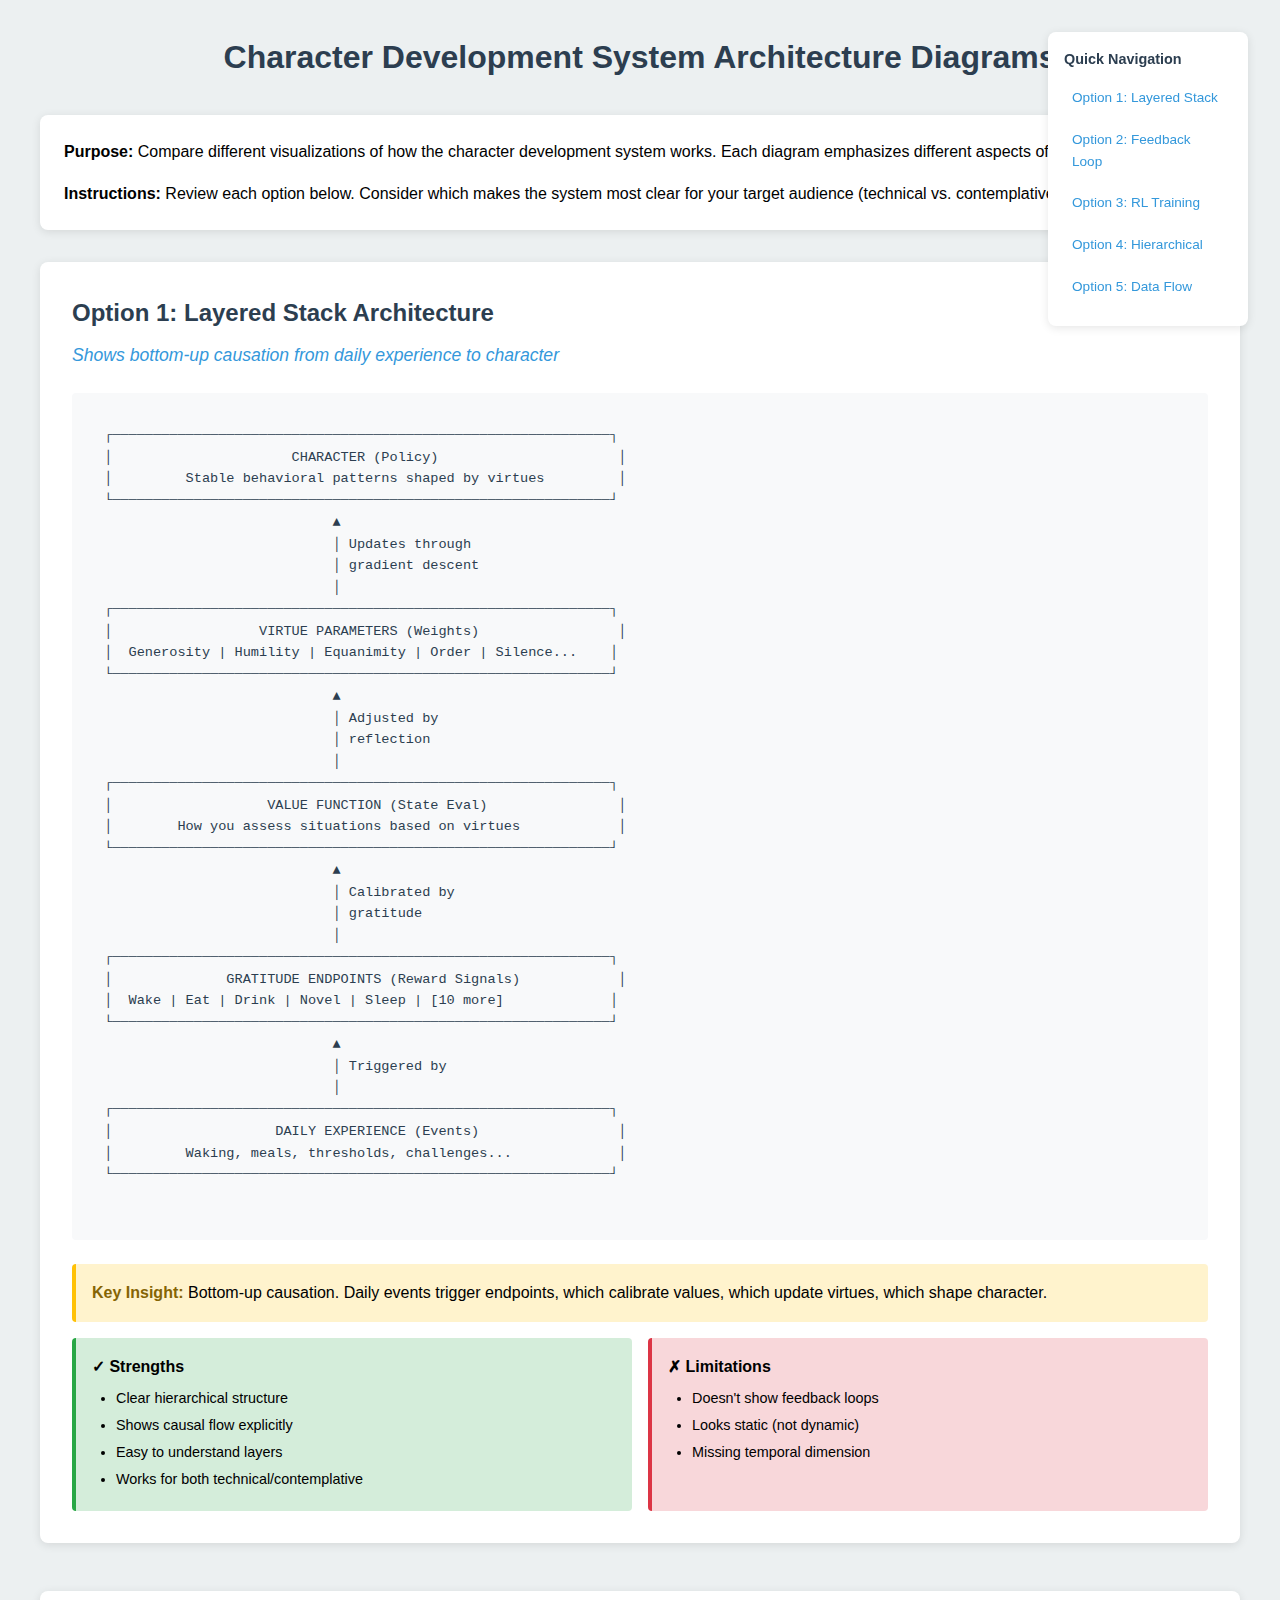
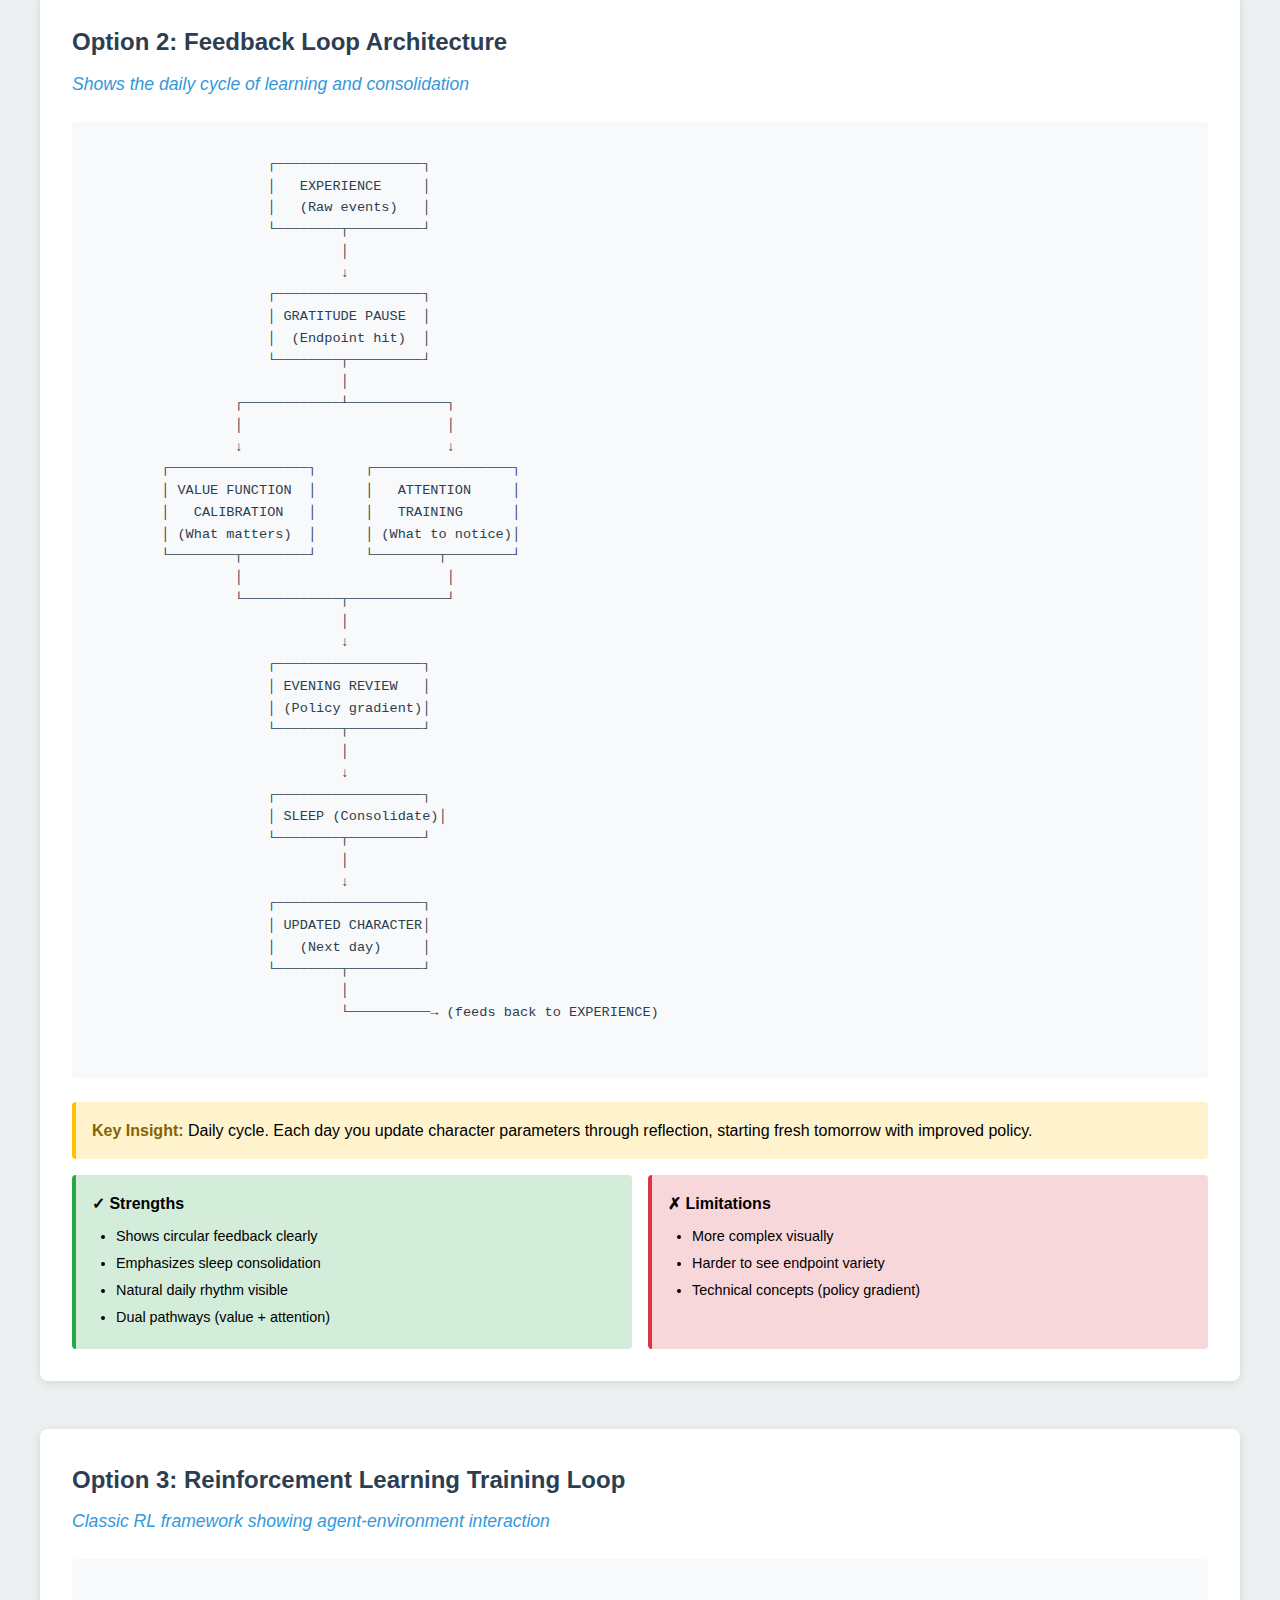
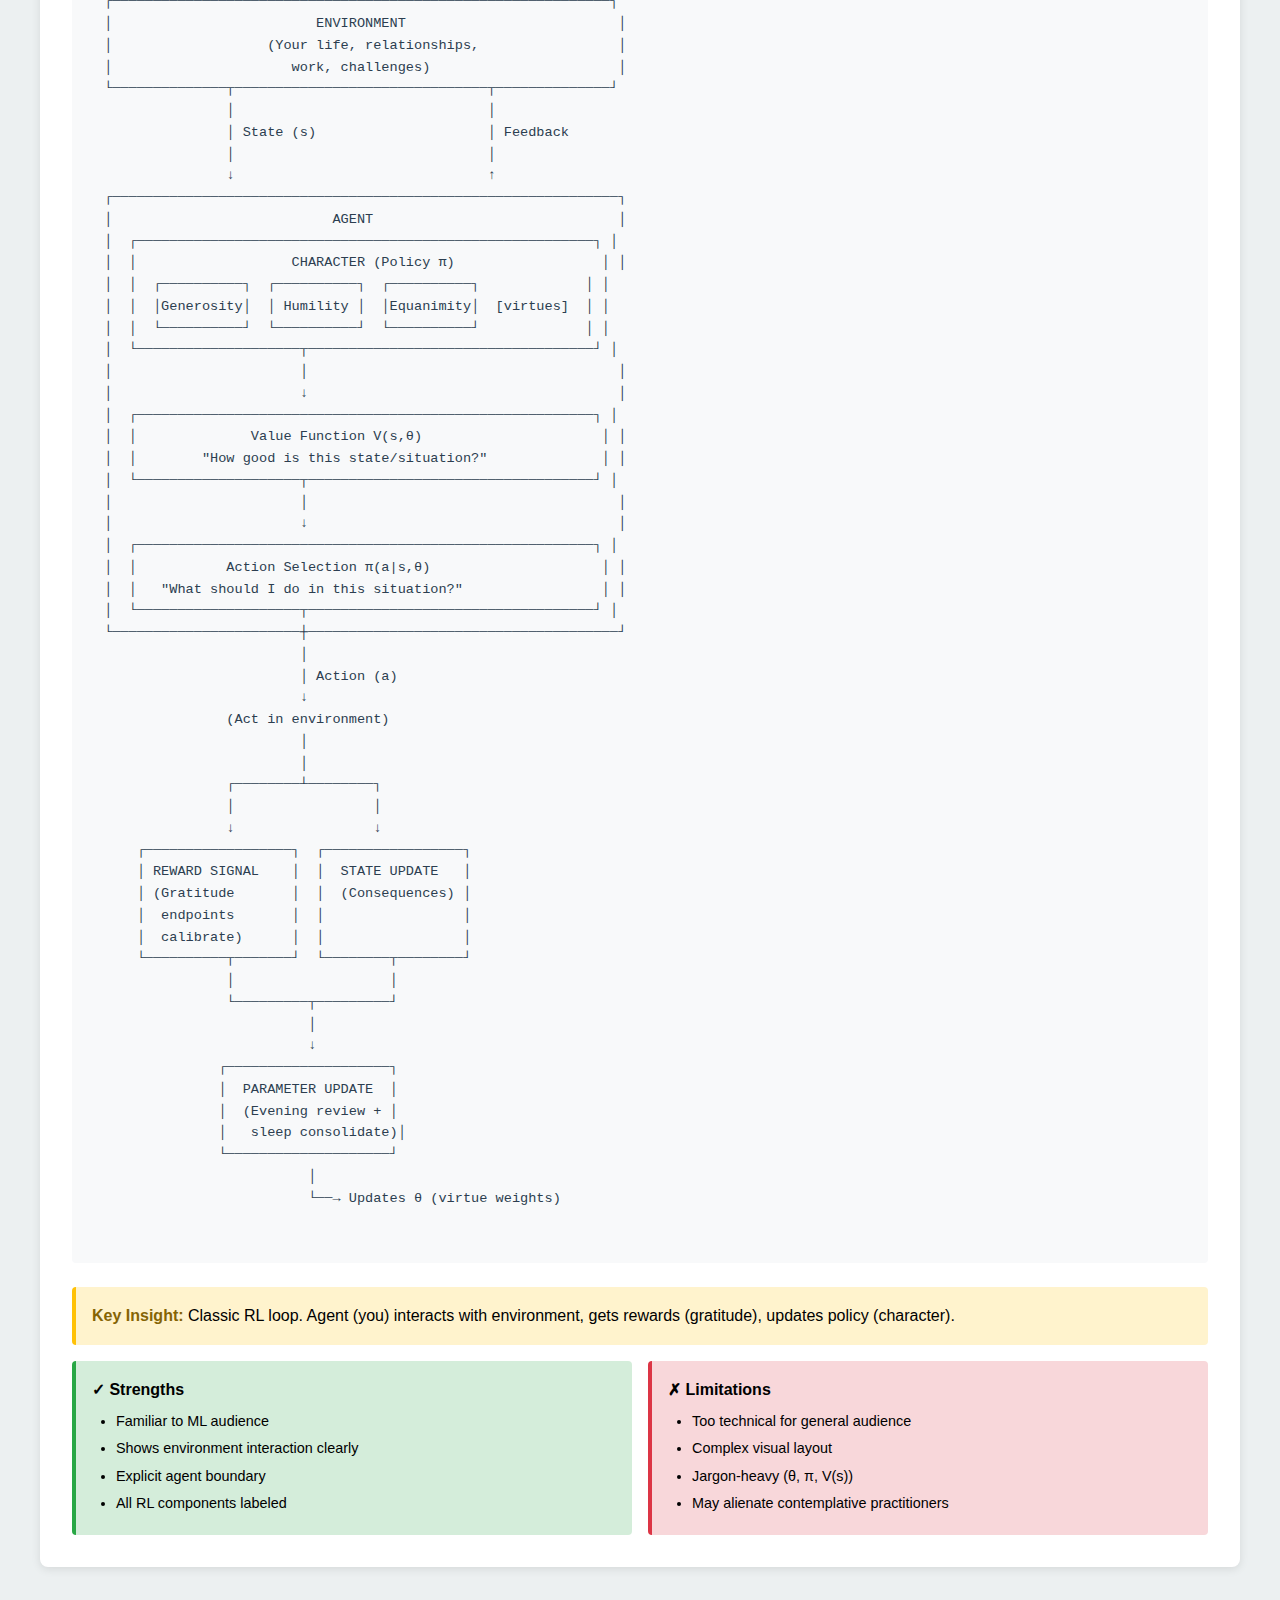
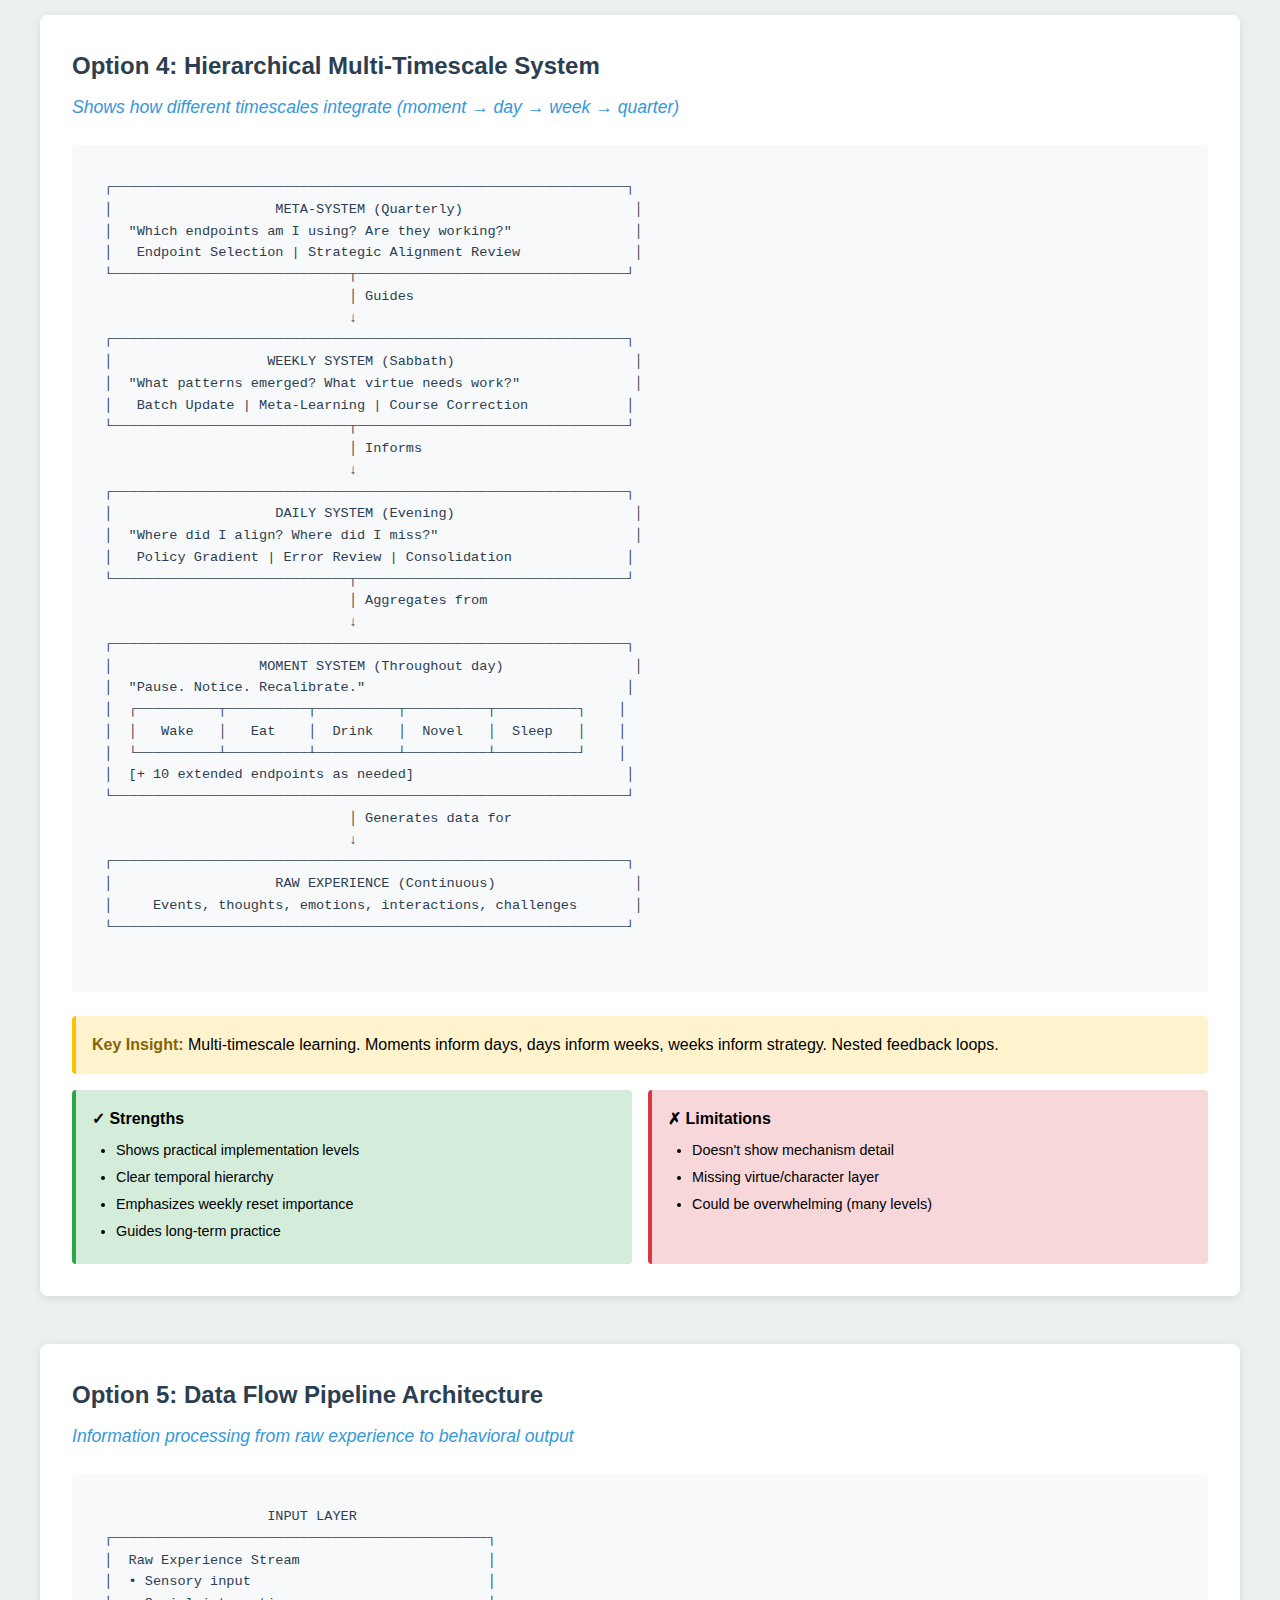
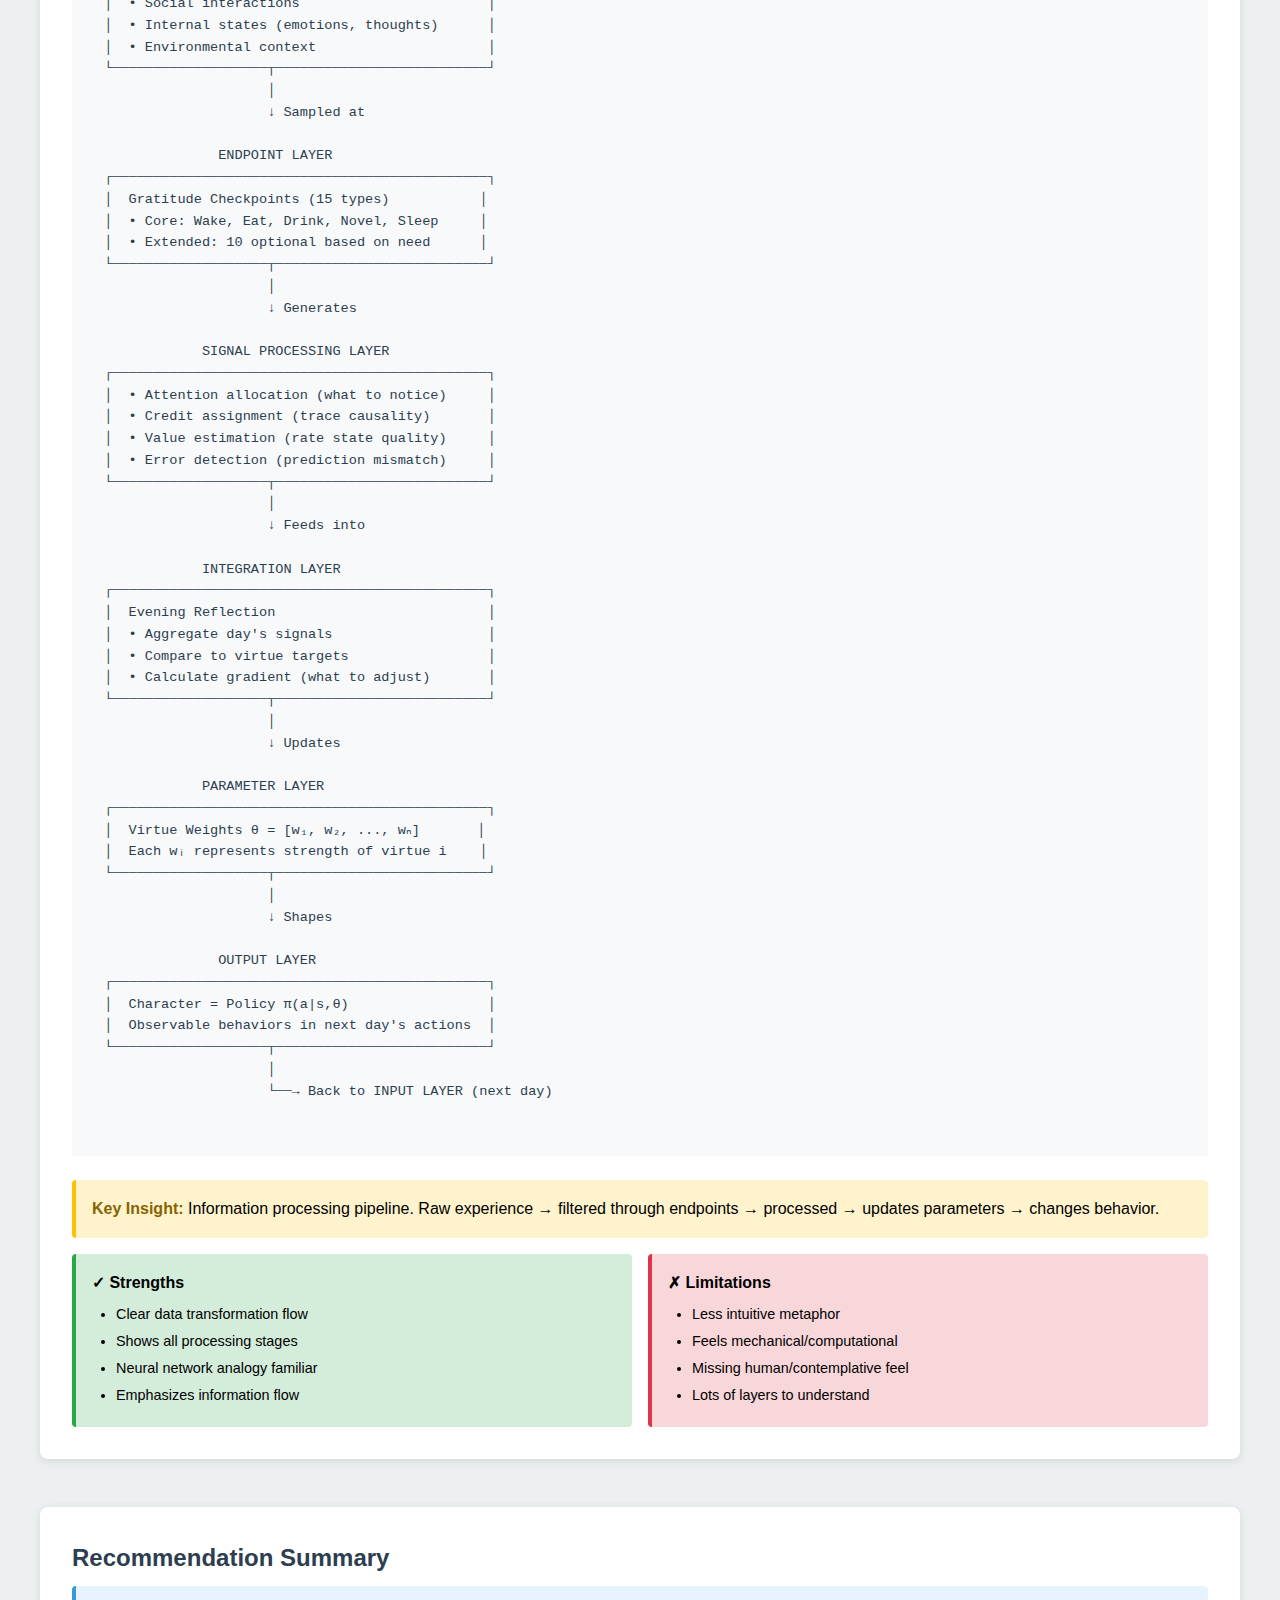
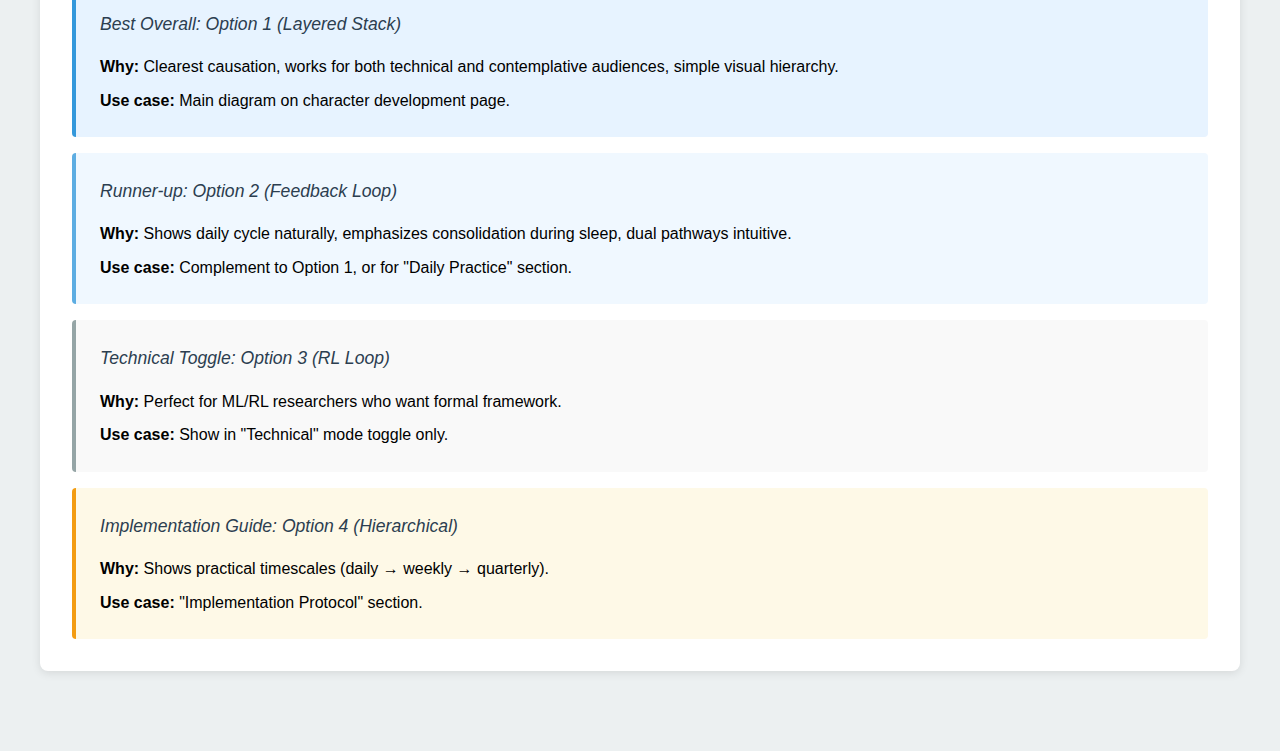
<file: diagrams-preview.html>
<!DOCTYPE html>
<html lang="en">
<head>
    <meta charset="UTF-8">
    <meta name="viewport" content="width=device-width, initial-scale=1.0">
    <title>System Architecture Diagrams - Preview</title>
    <style>
        * {
            margin: 0;
            padding: 0;
            box-sizing: border-box;
        }

        body {
            font-family: -apple-system, BlinkMacSystemFont, 'Segoe UI', Roboto, Oxygen, Ubuntu, Cantarell, sans-serif;
            background: #ecf0f1;
            padding: 2rem;
            line-height: 1.6;
        }

        .container {
            max-width: 1200px;
            margin: 0 auto;
        }

        h1 {
            text-align: center;
            color: #2c3e50;
            margin-bottom: 2rem;
            font-size: 2rem;
        }

        .intro {
            background: white;
            padding: 1.5rem;
            border-radius: 8px;
            margin-bottom: 2rem;
            box-shadow: 0 2px 10px rgba(0,0,0,0.1);
        }

        .diagram-section {
            background: white;
            padding: 2rem;
            margin-bottom: 3rem;
            border-radius: 8px;
            box-shadow: 0 2px 10px rgba(0,0,0,0.1);
        }

        .diagram-section h2 {
            color: #2c3e50;
            margin-bottom: 0.5rem;
            font-size: 1.5rem;
        }

        .diagram-section h3 {
            color: #3498db;
            margin-bottom: 1rem;
            font-size: 1.1rem;
            font-weight: normal;
            font-style: italic;
        }

        .diagram {
            background: #f8f9fa;
            padding: 2rem;
            border-radius: 4px;
            margin: 1.5rem 0;
            overflow-x: auto;
        }

        pre {
            font-family: 'Courier New', monospace;
            font-size: 0.85rem;
            line-height: 1.6;
            white-space: pre;
            color: #2c3e50;
        }

        .insight {
            background: #fff3cd;
            border-left: 4px solid #ffc107;
            padding: 1rem;
            margin-top: 1rem;
            border-radius: 4px;
        }

        .insight strong {
            color: #856404;
        }

        .pros-cons {
            display: grid;
            grid-template-columns: 1fr 1fr;
            gap: 1rem;
            margin-top: 1rem;
        }

        .pros, .cons {
            padding: 1rem;
            border-radius: 4px;
        }

        .pros {
            background: #d4edda;
            border-left: 4px solid #28a745;
        }

        .cons {
            background: #f8d7da;
            border-left: 4px solid #dc3545;
        }

        .pros h4, .cons h4 {
            margin-bottom: 0.5rem;
            font-size: 1rem;
        }

        .pros ul, .cons ul {
            margin-left: 1.5rem;
        }

        .pros li, .cons li {
            margin-bottom: 0.25rem;
            font-size: 0.9rem;
        }

        .navigation {
            position: fixed;
            top: 2rem;
            right: 2rem;
            background: white;
            padding: 1rem;
            border-radius: 8px;
            box-shadow: 0 2px 10px rgba(0,0,0,0.1);
            max-width: 200px;
        }

        .navigation h3 {
            font-size: 0.9rem;
            margin-bottom: 0.5rem;
            color: #2c3e50;
        }

        .navigation a {
            display: block;
            padding: 0.5rem;
            color: #3498db;
            text-decoration: none;
            border-radius: 4px;
            margin-bottom: 0.25rem;
            font-size: 0.85rem;
        }

        .navigation a:hover {
            background: #ecf0f1;
        }

        @media (max-width: 768px) {
            body {
                padding: 1rem;
            }

            .navigation {
                position: static;
                margin-bottom: 2rem;
                max-width: 100%;
            }

            .pros-cons {
                grid-template-columns: 1fr;
            }

            pre {
                font-size: 0.7rem;
            }
        }
    </style>
</head>
<body>
    <div class="container">
        <h1>Character Development System Architecture Diagrams</h1>

        <div class="intro">
            <p><strong>Purpose:</strong> Compare different visualizations of how the character development system works. Each diagram emphasizes different aspects of the system.</p>
            <p style="margin-top: 1rem;"><strong>Instructions:</strong> Review each option below. Consider which makes the system most clear for your target audience (technical vs. contemplative).</p>
        </div>

        <!-- Option 1 -->
        <div class="diagram-section" id="option1">
            <h2>Option 1: Layered Stack Architecture</h2>
            <h3>Shows bottom-up causation from daily experience to character</h3>

            <div class="diagram">
                <pre>
┌─────────────────────────────────────────────────────────────┐
│                      CHARACTER (Policy)                      │
│         Stable behavioral patterns shaped by virtues         │
└─────────────────────────────────────────────────────────────┘
                            ▲
                            │ Updates through
                            │ gradient descent
                            │
┌─────────────────────────────────────────────────────────────┐
│                  VIRTUE PARAMETERS (Weights)                 │
│  Generosity | Humility | Equanimity | Order | Silence...    │
└─────────────────────────────────────────────────────────────┘
                            ▲
                            │ Adjusted by
                            │ reflection
                            │
┌─────────────────────────────────────────────────────────────┐
│                   VALUE FUNCTION (State Eval)                │
│        How you assess situations based on virtues            │
└─────────────────────────────────────────────────────────────┘
                            ▲
                            │ Calibrated by
                            │ gratitude
                            │
┌─────────────────────────────────────────────────────────────┐
│              GRATITUDE ENDPOINTS (Reward Signals)            │
│  Wake | Eat | Drink | Novel | Sleep | [10 more]             │
└─────────────────────────────────────────────────────────────┘
                            ▲
                            │ Triggered by
                            │
┌─────────────────────────────────────────────────────────────┐
│                    DAILY EXPERIENCE (Events)                 │
│         Waking, meals, thresholds, challenges...             │
└─────────────────────────────────────────────────────────────┘
                </pre>
            </div>

            <div class="insight">
                <strong>Key Insight:</strong> Bottom-up causation. Daily events trigger endpoints, which calibrate values, which update virtues, which shape character.
            </div>

            <div class="pros-cons">
                <div class="pros">
                    <h4>✓ Strengths</h4>
                    <ul>
                        <li>Clear hierarchical structure</li>
                        <li>Shows causal flow explicitly</li>
                        <li>Easy to understand layers</li>
                        <li>Works for both technical/contemplative</li>
                    </ul>
                </div>
                <div class="cons">
                    <h4>✗ Limitations</h4>
                    <ul>
                        <li>Doesn't show feedback loops</li>
                        <li>Looks static (not dynamic)</li>
                        <li>Missing temporal dimension</li>
                    </ul>
                </div>
            </div>
        </div>

        <!-- Option 2 -->
        <div class="diagram-section" id="option2">
            <h2>Option 2: Feedback Loop Architecture</h2>
            <h3>Shows the daily cycle of learning and consolidation</h3>

            <div class="diagram">
                <pre>
                    ┌──────────────────┐
                    │   EXPERIENCE     │
                    │   (Raw events)   │
                    └────────┬─────────┘
                             │
                             ↓
                    ┌──────────────────┐
                    │ GRATITUDE PAUSE  │
                    │  (Endpoint hit)  │
                    └────────┬─────────┘
                             │
                ┌────────────┴────────────┐
                │                         │
                ↓                         ↓
       ┌─────────────────┐      ┌─────────────────┐
       │ VALUE FUNCTION  │      │   ATTENTION     │
       │   CALIBRATION   │      │   TRAINING      │
       │ (What matters)  │      │ (What to notice)│
       └────────┬────────┘      └────────┬────────┘
                │                         │
                └────────────┬────────────┘
                             │
                             ↓
                    ┌──────────────────┐
                    │ EVENING REVIEW   │
                    │ (Policy gradient)│
                    └────────┬─────────┘
                             │
                             ↓
                    ┌──────────────────┐
                    │ SLEEP (Consolidate)│
                    └────────┬─────────┘
                             │
                             ↓
                    ┌──────────────────┐
                    │ UPDATED CHARACTER│
                    │   (Next day)     │
                    └────────┬─────────┘
                             │
                             └──────────→ (feeds back to EXPERIENCE)
                </pre>
            </div>

            <div class="insight">
                <strong>Key Insight:</strong> Daily cycle. Each day you update character parameters through reflection, starting fresh tomorrow with improved policy.
            </div>

            <div class="pros-cons">
                <div class="pros">
                    <h4>✓ Strengths</h4>
                    <ul>
                        <li>Shows circular feedback clearly</li>
                        <li>Emphasizes sleep consolidation</li>
                        <li>Natural daily rhythm visible</li>
                        <li>Dual pathways (value + attention)</li>
                    </ul>
                </div>
                <div class="cons">
                    <h4>✗ Limitations</h4>
                    <ul>
                        <li>More complex visually</li>
                        <li>Harder to see endpoint variety</li>
                        <li>Technical concepts (policy gradient)</li>
                    </ul>
                </div>
            </div>
        </div>

        <!-- Option 3 -->
        <div class="diagram-section" id="option3">
            <h2>Option 3: Reinforcement Learning Training Loop</h2>
            <h3>Classic RL framework showing agent-environment interaction</h3>

            <div class="diagram">
                <pre>
┌─────────────────────────────────────────────────────────────┐
│                         ENVIRONMENT                          │
│                   (Your life, relationships,                 │
│                      work, challenges)                       │
└──────────────┬───────────────────────────────┬──────────────┘
               │                               │
               │ State (s)                     │ Feedback
               │                               │
               ↓                               ↑
┌──────────────────────────────────────────────────────────────┐
│                           AGENT                              │
│  ┌────────────────────────────────────────────────────────┐ │
│  │                   CHARACTER (Policy π)                  │ │
│  │  ┌──────────┐  ┌──────────┐  ┌──────────┐             │ │
│  │  │Generosity│  │ Humility │  │Equanimity│  [virtues]  │ │
│  │  └──────────┘  └──────────┘  └──────────┘             │ │
│  └────────────────────┬───────────────────────────────────┘ │
│                       │                                      │
│                       ↓                                      │
│  ┌────────────────────────────────────────────────────────┐ │
│  │              Value Function V(s,θ)                      │ │
│  │        "How good is this state/situation?"              │ │
│  └────────────────────┬───────────────────────────────────┘ │
│                       │                                      │
│                       ↓                                      │
│  ┌────────────────────────────────────────────────────────┐ │
│  │           Action Selection π(a|s,θ)                     │ │
│  │   "What should I do in this situation?"                 │ │
│  └────────────────────┬───────────────────────────────────┘ │
└───────────────────────┼──────────────────────────────────────┘
                        │
                        │ Action (a)
                        ↓
               (Act in environment)
                        │
                        │
               ┌────────┴────────┐
               │                 │
               ↓                 ↓
    ┌──────────────────┐  ┌─────────────────┐
    │ REWARD SIGNAL    │  │  STATE UPDATE   │
    │ (Gratitude       │  │  (Consequences) │
    │  endpoints       │  │                 │
    │  calibrate)      │  │                 │
    └──────────┬───────┘  └────────┬────────┘
               │                   │
               └─────────┬─────────┘
                         │
                         ↓
              ┌────────────────────┐
              │  PARAMETER UPDATE  │
              │  (Evening review + │
              │   sleep consolidate)│
              └────────────────────┘
                         │
                         └──→ Updates θ (virtue weights)
                </pre>
            </div>

            <div class="insight">
                <strong>Key Insight:</strong> Classic RL loop. Agent (you) interacts with environment, gets rewards (gratitude), updates policy (character).
            </div>

            <div class="pros-cons">
                <div class="pros">
                    <h4>✓ Strengths</h4>
                    <ul>
                        <li>Familiar to ML audience</li>
                        <li>Shows environment interaction clearly</li>
                        <li>Explicit agent boundary</li>
                        <li>All RL components labeled</li>
                    </ul>
                </div>
                <div class="cons">
                    <h4>✗ Limitations</h4>
                    <ul>
                        <li>Too technical for general audience</li>
                        <li>Complex visual layout</li>
                        <li>Jargon-heavy (θ, π, V(s))</li>
                        <li>May alienate contemplative practitioners</li>
                    </ul>
                </div>
            </div>
        </div>

        <!-- Option 4 -->
        <div class="diagram-section" id="option4">
            <h2>Option 4: Hierarchical Multi-Timescale System</h2>
            <h3>Shows how different timescales integrate (moment → day → week → quarter)</h3>

            <div class="diagram">
                <pre>
┌───────────────────────────────────────────────────────────────┐
│                    META-SYSTEM (Quarterly)                     │
│  "Which endpoints am I using? Are they working?"               │
│   Endpoint Selection | Strategic Alignment Review              │
└─────────────────────────────┬─────────────────────────────────┘
                              │ Guides
                              ↓
┌───────────────────────────────────────────────────────────────┐
│                   WEEKLY SYSTEM (Sabbath)                      │
│  "What patterns emerged? What virtue needs work?"              │
│   Batch Update | Meta-Learning | Course Correction            │
└─────────────────────────────┬─────────────────────────────────┘
                              │ Informs
                              ↓
┌───────────────────────────────────────────────────────────────┐
│                    DAILY SYSTEM (Evening)                      │
│  "Where did I align? Where did I miss?"                        │
│   Policy Gradient | Error Review | Consolidation              │
└─────────────────────────────┬─────────────────────────────────┘
                              │ Aggregates from
                              ↓
┌───────────────────────────────────────────────────────────────┐
│                  MOMENT SYSTEM (Throughout day)                │
│  "Pause. Notice. Recalibrate."                                │
│  ┌──────────┬──────────┬──────────┬──────────┬──────────┐    │
│  │   Wake   │   Eat    │  Drink   │  Novel   │  Sleep   │    │
│  └──────────┴──────────┴──────────┴──────────┴──────────┘    │
│  [+ 10 extended endpoints as needed]                          │
└───────────────────────────────────────────────────────────────┘
                              │ Generates data for
                              ↓
┌───────────────────────────────────────────────────────────────┐
│                    RAW EXPERIENCE (Continuous)                 │
│     Events, thoughts, emotions, interactions, challenges       │
└───────────────────────────────────────────────────────────────┘
                </pre>
            </div>

            <div class="insight">
                <strong>Key Insight:</strong> Multi-timescale learning. Moments inform days, days inform weeks, weeks inform strategy. Nested feedback loops.
            </div>

            <div class="pros-cons">
                <div class="pros">
                    <h4>✓ Strengths</h4>
                    <ul>
                        <li>Shows practical implementation levels</li>
                        <li>Clear temporal hierarchy</li>
                        <li>Emphasizes weekly reset importance</li>
                        <li>Guides long-term practice</li>
                    </ul>
                </div>
                <div class="cons">
                    <h4>✗ Limitations</h4>
                    <ul>
                        <li>Doesn't show mechanism detail</li>
                        <li>Missing virtue/character layer</li>
                        <li>Could be overwhelming (many levels)</li>
                    </ul>
                </div>
            </div>
        </div>

        <!-- Option 5 -->
        <div class="diagram-section" id="option5">
            <h2>Option 5: Data Flow Pipeline Architecture</h2>
            <h3>Information processing from raw experience to behavioral output</h3>

            <div class="diagram">
                <pre>
                    INPUT LAYER
┌──────────────────────────────────────────────┐
│  Raw Experience Stream                       │
│  • Sensory input                             │
│  • Social interactions                       │
│  • Internal states (emotions, thoughts)      │
│  • Environmental context                     │
└───────────────────┬──────────────────────────┘
                    │
                    ↓ Sampled at

              ENDPOINT LAYER
┌──────────────────────────────────────────────┐
│  Gratitude Checkpoints (15 types)           │
│  • Core: Wake, Eat, Drink, Novel, Sleep     │
│  • Extended: 10 optional based on need      │
└───────────────────┬──────────────────────────┘
                    │
                    ↓ Generates

            SIGNAL PROCESSING LAYER
┌──────────────────────────────────────────────┐
│  • Attention allocation (what to notice)     │
│  • Credit assignment (trace causality)       │
│  • Value estimation (rate state quality)     │
│  • Error detection (prediction mismatch)     │
└───────────────────┬──────────────────────────┘
                    │
                    ↓ Feeds into

            INTEGRATION LAYER
┌──────────────────────────────────────────────┐
│  Evening Reflection                          │
│  • Aggregate day's signals                   │
│  • Compare to virtue targets                 │
│  • Calculate gradient (what to adjust)       │
└───────────────────┬──────────────────────────┘
                    │
                    ↓ Updates

            PARAMETER LAYER
┌──────────────────────────────────────────────┐
│  Virtue Weights θ = [w₁, w₂, ..., wₙ]       │
│  Each wᵢ represents strength of virtue i    │
└───────────────────┬──────────────────────────┘
                    │
                    ↓ Shapes

              OUTPUT LAYER
┌──────────────────────────────────────────────┐
│  Character = Policy π(a|s,θ)                 │
│  Observable behaviors in next day's actions  │
└───────────────────┬──────────────────────────┘
                    │
                    └──→ Back to INPUT LAYER (next day)
                </pre>
            </div>

            <div class="insight">
                <strong>Key Insight:</strong> Information processing pipeline. Raw experience → filtered through endpoints → processed → updates parameters → changes behavior.
            </div>

            <div class="pros-cons">
                <div class="pros">
                    <h4>✓ Strengths</h4>
                    <ul>
                        <li>Clear data transformation flow</li>
                        <li>Shows all processing stages</li>
                        <li>Neural network analogy familiar</li>
                        <li>Emphasizes information flow</li>
                    </ul>
                </div>
                <div class="cons">
                    <h4>✗ Limitations</h4>
                    <ul>
                        <li>Less intuitive metaphor</li>
                        <li>Feels mechanical/computational</li>
                        <li>Missing human/contemplative feel</li>
                        <li>Lots of layers to understand</li>
                    </ul>
                </div>
            </div>
        </div>

        <!-- Summary -->
        <div class="diagram-section">
            <h2>Recommendation Summary</h2>

            <div style="background: #e7f3ff; padding: 1.5rem; border-left: 4px solid #3498db; border-radius: 4px; margin-bottom: 1rem;">
                <h3 style="color: #2c3e50; margin-bottom: 1rem;">Best Overall: Option 1 (Layered Stack)</h3>
                <p><strong>Why:</strong> Clearest causation, works for both technical and contemplative audiences, simple visual hierarchy.</p>
                <p style="margin-top: 0.5rem;"><strong>Use case:</strong> Main diagram on character development page.</p>
            </div>

            <div style="background: #f0f8ff; padding: 1.5rem; border-left: 4px solid #5dade2; border-radius: 4px; margin-bottom: 1rem;">
                <h3 style="color: #2c3e50; margin-bottom: 1rem;">Runner-up: Option 2 (Feedback Loop)</h3>
                <p><strong>Why:</strong> Shows daily cycle naturally, emphasizes consolidation during sleep, dual pathways intuitive.</p>
                <p style="margin-top: 0.5rem;"><strong>Use case:</strong> Complement to Option 1, or for "Daily Practice" section.</p>
            </div>

            <div style="background: #f9f9f9; padding: 1.5rem; border-left: 4px solid #95a5a6; border-radius: 4px; margin-bottom: 1rem;">
                <h3 style="color: #2c3e50; margin-bottom: 1rem;">Technical Toggle: Option 3 (RL Loop)</h3>
                <p><strong>Why:</strong> Perfect for ML/RL researchers who want formal framework.</p>
                <p style="margin-top: 0.5rem;"><strong>Use case:</strong> Show in "Technical" mode toggle only.</p>
            </div>

            <div style="background: #fef9e7; padding: 1.5rem; border-left: 4px solid #f39c12; border-radius: 4px;">
                <h3 style="color: #2c3e50; margin-bottom: 1rem;">Implementation Guide: Option 4 (Hierarchical)</h3>
                <p><strong>Why:</strong> Shows practical timescales (daily → weekly → quarterly).</p>
                <p style="margin-top: 0.5rem;"><strong>Use case:</strong> "Implementation Protocol" section.</p>
            </div>
        </div>

    </div>

    <div class="navigation">
        <h3>Quick Navigation</h3>
        <a href="#option1">Option 1: Layered Stack</a>
        <a href="#option2">Option 2: Feedback Loop</a>
        <a href="#option3">Option 3: RL Training</a>
        <a href="#option4">Option 4: Hierarchical</a>
        <a href="#option5">Option 5: Data Flow</a>
    </div>
</body>
</html>
</file>
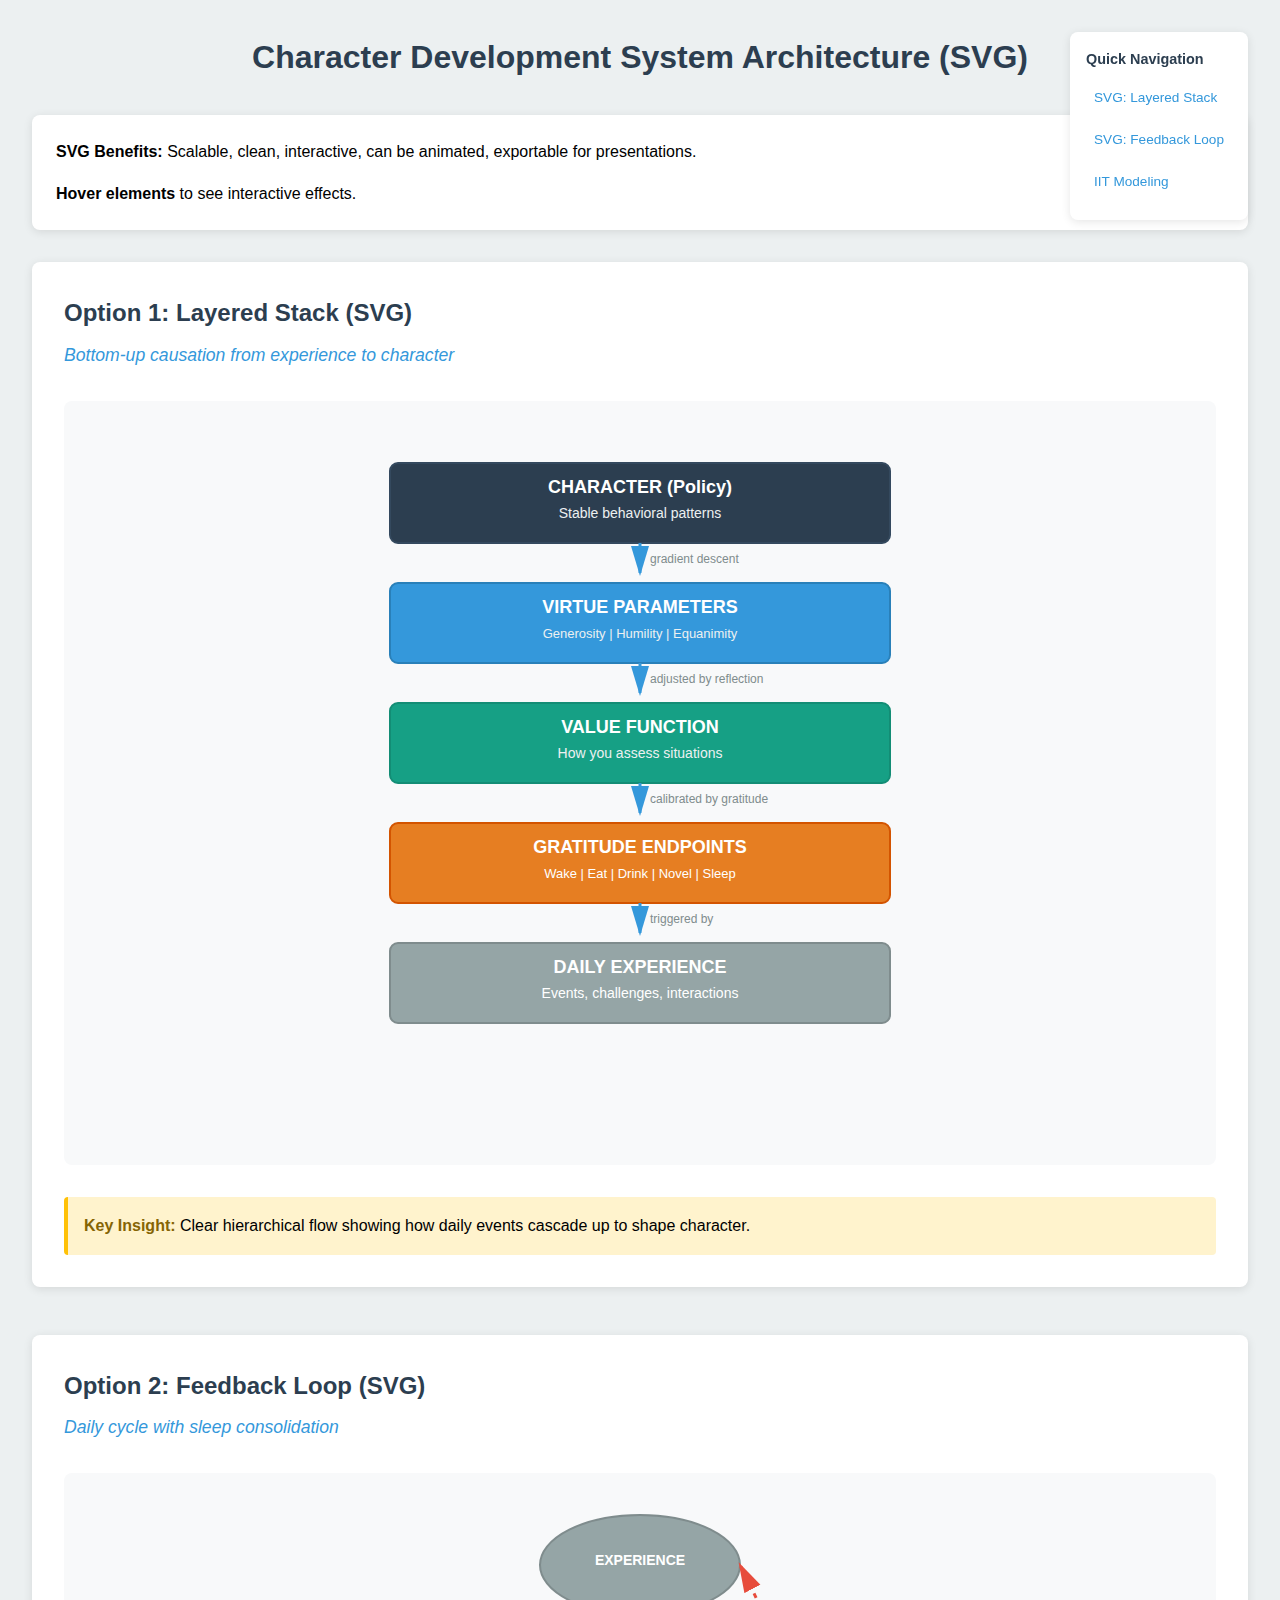
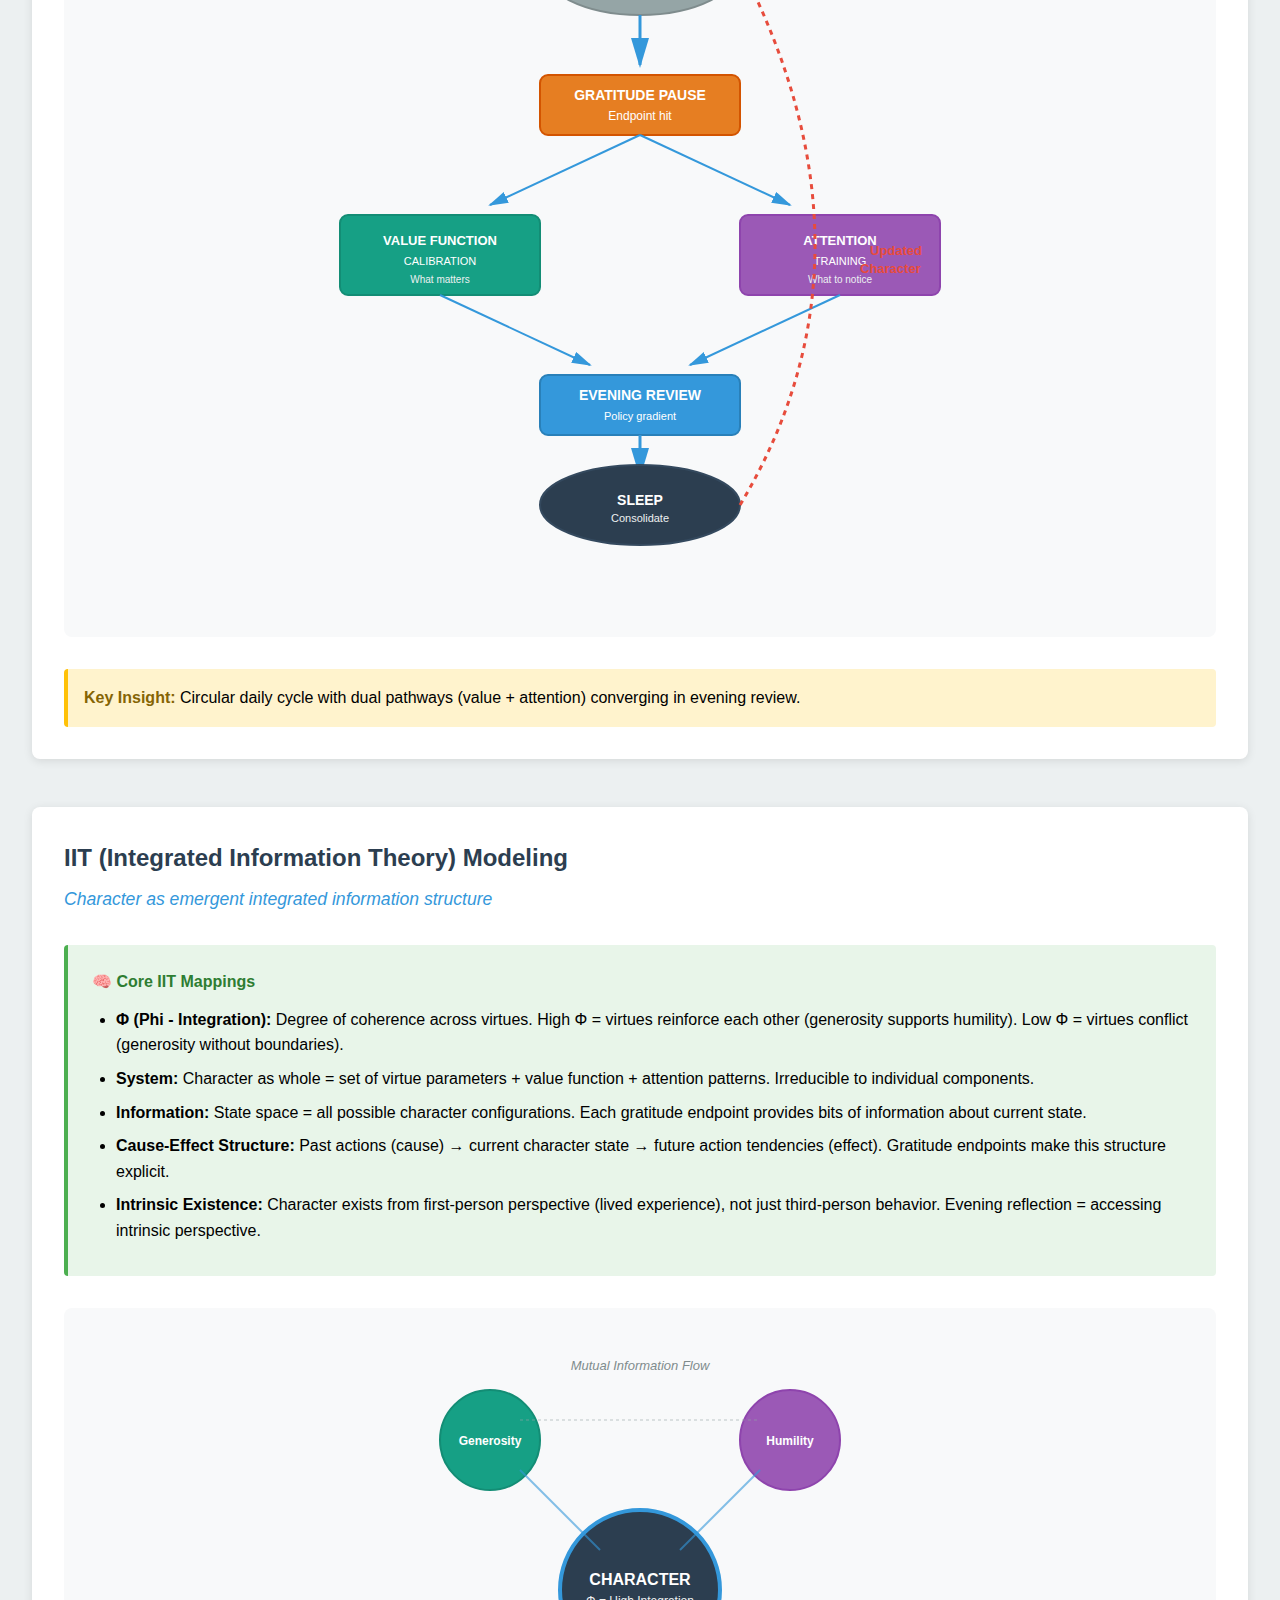
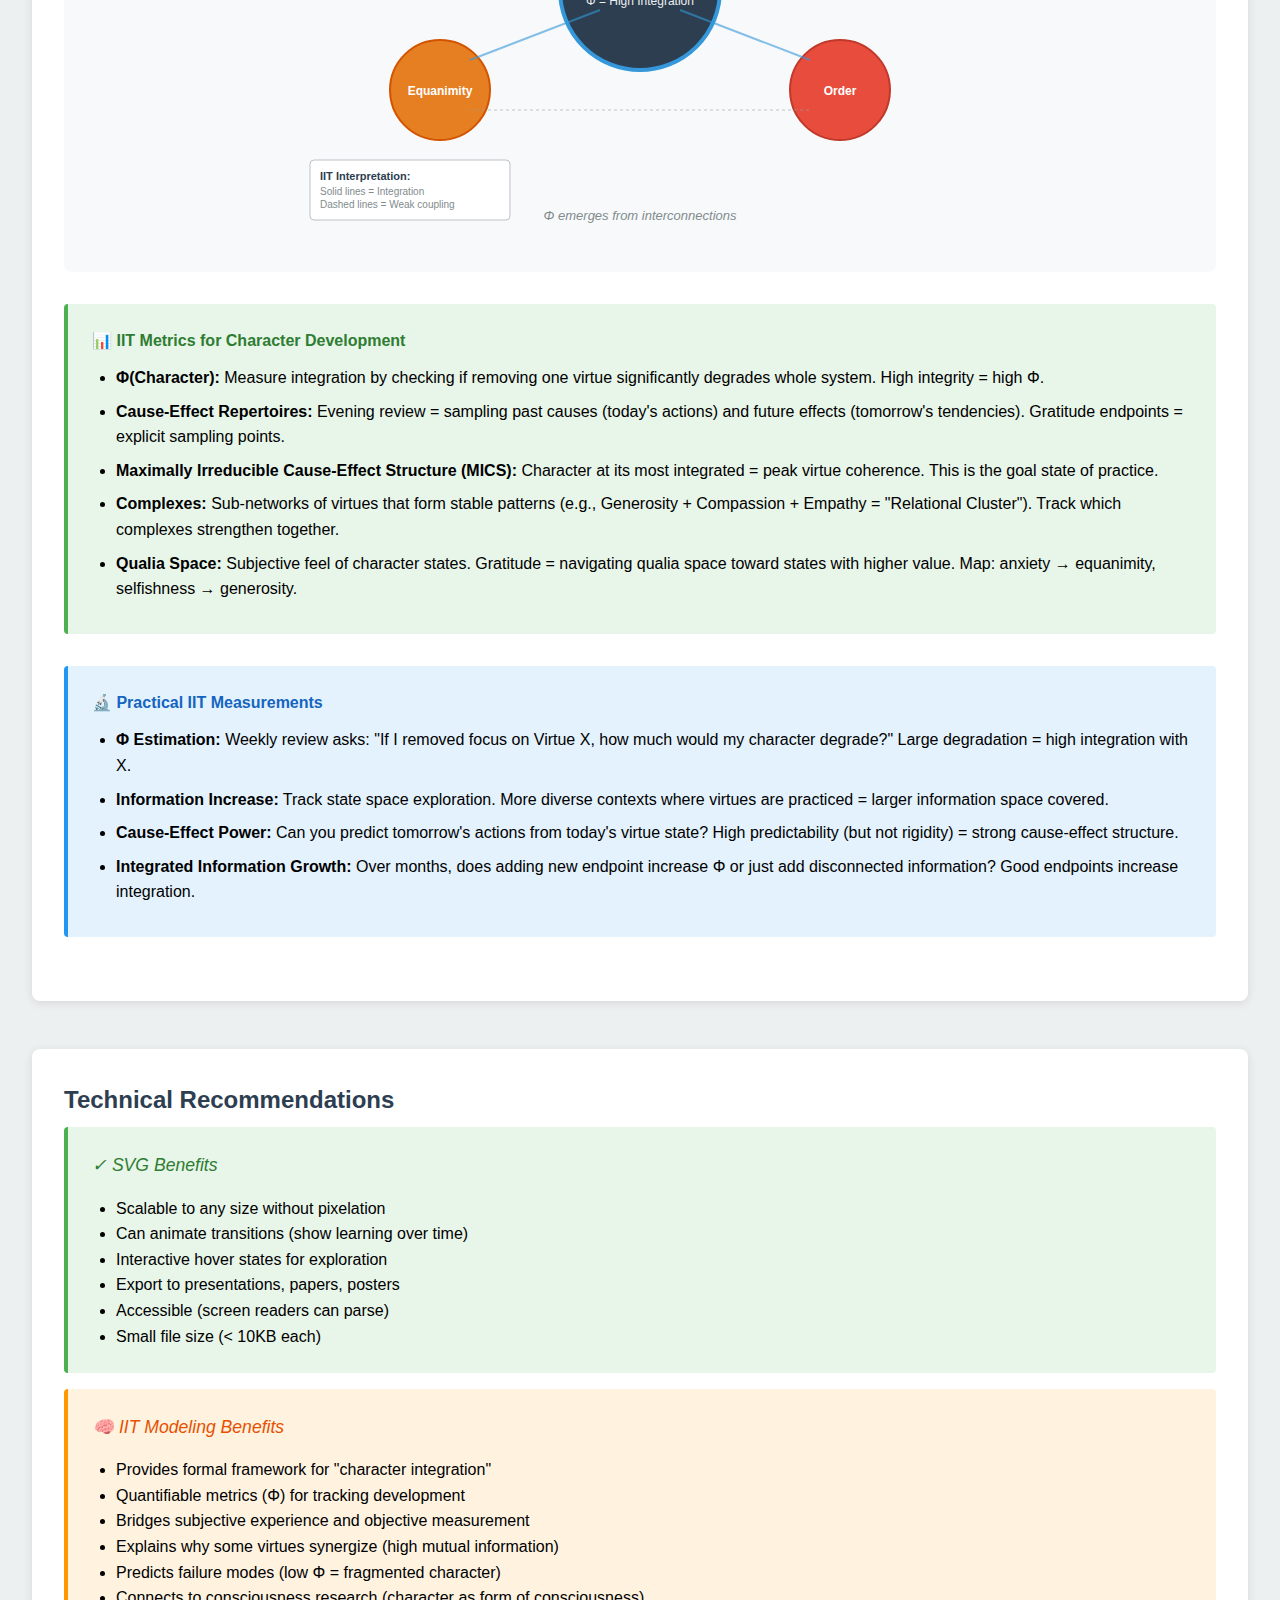
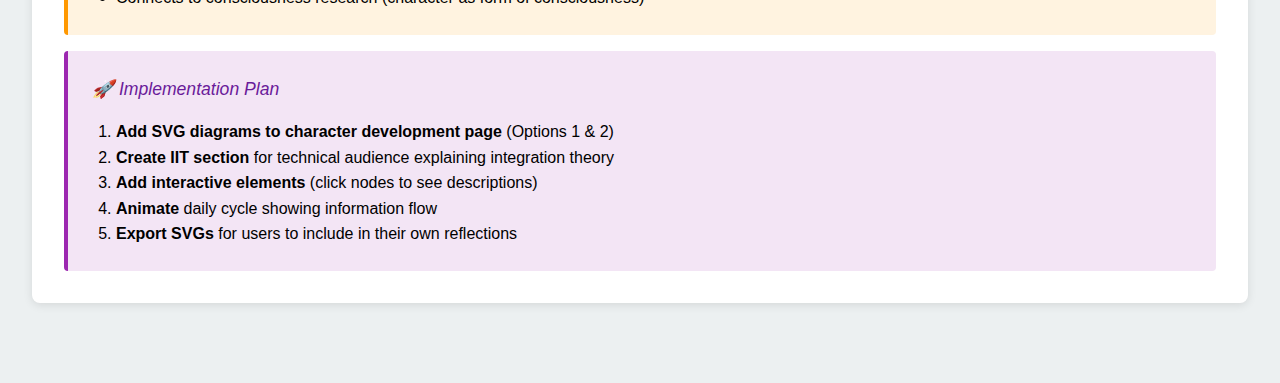
<file: diagrams-svg-preview.html>
<!DOCTYPE html>
<html lang="en">
<head>
    <meta charset="UTF-8">
    <meta name="viewport" content="width=device-width, initial-scale=1.0">
    <title>System Architecture Diagrams - SVG Version</title>
    <style>
        * {
            margin: 0;
            padding: 0;
            box-sizing: border-box;
        }

        body {
            font-family: -apple-system, BlinkMacSystemFont, 'Segoe UI', Roboto, Oxygen, Ubuntu, Cantarell, sans-serif;
            background: #ecf0f1;
            padding: 2rem;
            line-height: 1.6;
        }

        .container {
            max-width: 1400px;
            margin: 0 auto;
        }

        h1 {
            text-align: center;
            color: #2c3e50;
            margin-bottom: 2rem;
            font-size: 2rem;
        }

        .intro {
            background: white;
            padding: 1.5rem;
            border-radius: 8px;
            margin-bottom: 2rem;
            box-shadow: 0 2px 10px rgba(0,0,0,0.1);
        }

        .diagram-section {
            background: white;
            padding: 2rem;
            margin-bottom: 3rem;
            border-radius: 8px;
            box-shadow: 0 2px 10px rgba(0,0,0,0.1);
        }

        .diagram-section h2 {
            color: #2c3e50;
            margin-bottom: 0.5rem;
            font-size: 1.5rem;
        }

        .diagram-section h3 {
            color: #3498db;
            margin-bottom: 1rem;
            font-size: 1.1rem;
            font-weight: normal;
            font-style: italic;
        }

        .svg-container {
            display: flex;
            justify-content: center;
            margin: 2rem 0;
            background: #f8f9fa;
            padding: 2rem;
            border-radius: 8px;
        }

        svg {
            max-width: 100%;
            height: auto;
        }

        .insight {
            background: #fff3cd;
            border-left: 4px solid #ffc107;
            padding: 1rem;
            margin-top: 1rem;
            border-radius: 4px;
        }

        .insight strong {
            color: #856404;
        }

        .iit-section {
            background: #e8f5e9;
            border-left: 4px solid #4caf50;
            padding: 1.5rem;
            margin: 2rem 0;
            border-radius: 4px;
        }

        .iit-section h4 {
            color: #2e7d32;
            margin-bottom: 0.75rem;
        }

        .iit-section ul {
            margin-left: 1.5rem;
            margin-top: 0.5rem;
        }

        .iit-section li {
            margin-bottom: 0.5rem;
        }

        .navigation {
            position: fixed;
            top: 2rem;
            right: 2rem;
            background: white;
            padding: 1rem;
            border-radius: 8px;
            box-shadow: 0 2px 10px rgba(0,0,0,0.1);
            max-width: 200px;
        }

        .navigation h3 {
            font-size: 0.9rem;
            margin-bottom: 0.5rem;
            color: #2c3e50;
        }

        .navigation a {
            display: block;
            padding: 0.5rem;
            color: #3498db;
            text-decoration: none;
            border-radius: 4px;
            margin-bottom: 0.25rem;
            font-size: 0.85rem;
        }

        .navigation a:hover {
            background: #ecf0f1;
        }

        /* SVG hover effects */
        .node:hover rect,
        .node:hover ellipse {
            stroke: #3498db;
            stroke-width: 3;
            filter: drop-shadow(0 0 8px rgba(52, 152, 219, 0.5));
        }

        .arrow {
            transition: all 0.3s;
        }

        @media (max-width: 768px) {
            body {
                padding: 1rem;
            }

            .navigation {
                position: static;
                margin-bottom: 2rem;
                max-width: 100%;
            }

            .svg-container {
                padding: 1rem;
                overflow-x: auto;
            }
        }
    </style>
</head>
<body>
    <div class="container">
        <h1>Character Development System Architecture (SVG)</h1>

        <div class="intro">
            <p><strong>SVG Benefits:</strong> Scalable, clean, interactive, can be animated, exportable for presentations.</p>
            <p style="margin-top: 1rem;"><strong>Hover elements</strong> to see interactive effects.</p>
        </div>

        <!-- Option 1: Layered Stack SVG -->
        <div class="diagram-section" id="svg-layered">
            <h2>Option 1: Layered Stack (SVG)</h2>
            <h3>Bottom-up causation from experience to character</h3>

            <div class="svg-container">
                <svg width="600" height="700" viewBox="0 0 600 700" xmlns="http://www.w3.org/2000/svg">
                    <!-- Character Layer -->
                    <g class="node">
                        <rect x="50" y="30" width="500" height="80" rx="8" fill="#2c3e50" stroke="#34495e" stroke-width="2"/>
                        <text x="300" y="60" text-anchor="middle" fill="white" font-size="18" font-weight="bold">CHARACTER (Policy)</text>
                        <text x="300" y="85" text-anchor="middle" fill="#ecf0f1" font-size="14">Stable behavioral patterns</text>
                    </g>

                    <!-- Arrow -->
                    <g class="arrow">
                        <line x1="300" y1="110" x2="300" y2="140" stroke="#3498db" stroke-width="3" marker-end="url(#arrowhead)"/>
                        <text x="310" y="130" fill="#7f8c8d" font-size="12">gradient descent</text>
                    </g>

                    <!-- Virtue Parameters -->
                    <g class="node">
                        <rect x="50" y="150" width="500" height="80" rx="8" fill="#3498db" stroke="#2980b9" stroke-width="2"/>
                        <text x="300" y="180" text-anchor="middle" fill="white" font-size="18" font-weight="bold">VIRTUE PARAMETERS</text>
                        <text x="300" y="205" text-anchor="middle" fill="#ecf0f1" font-size="13">Generosity | Humility | Equanimity</text>
                    </g>

                    <!-- Arrow -->
                    <g class="arrow">
                        <line x1="300" y1="230" x2="300" y2="260" stroke="#3498db" stroke-width="3" marker-end="url(#arrowhead)"/>
                        <text x="310" y="250" fill="#7f8c8d" font-size="12">adjusted by reflection</text>
                    </g>

                    <!-- Value Function -->
                    <g class="node">
                        <rect x="50" y="270" width="500" height="80" rx="8" fill="#16a085" stroke="#138d75" stroke-width="2"/>
                        <text x="300" y="300" text-anchor="middle" fill="white" font-size="18" font-weight="bold">VALUE FUNCTION</text>
                        <text x="300" y="325" text-anchor="middle" fill="#ecf0f1" font-size="14">How you assess situations</text>
                    </g>

                    <!-- Arrow -->
                    <g class="arrow">
                        <line x1="300" y1="350" x2="300" y2="380" stroke="#3498db" stroke-width="3" marker-end="url(#arrowhead)"/>
                        <text x="310" y="370" fill="#7f8c8d" font-size="12">calibrated by gratitude</text>
                    </g>

                    <!-- Gratitude Endpoints -->
                    <g class="node">
                        <rect x="50" y="390" width="500" height="80" rx="8" fill="#e67e22" stroke="#d35400" stroke-width="2"/>
                        <text x="300" y="420" text-anchor="middle" fill="white" font-size="18" font-weight="bold">GRATITUDE ENDPOINTS</text>
                        <text x="300" y="445" text-anchor="middle" fill="white" font-size="13">Wake | Eat | Drink | Novel | Sleep</text>
                    </g>

                    <!-- Arrow -->
                    <g class="arrow">
                        <line x1="300" y1="470" x2="300" y2="500" stroke="#3498db" stroke-width="3" marker-end="url(#arrowhead)"/>
                        <text x="310" y="490" fill="#7f8c8d" font-size="12">triggered by</text>
                    </g>

                    <!-- Daily Experience -->
                    <g class="node">
                        <rect x="50" y="510" width="500" height="80" rx="8" fill="#95a5a6" stroke="#7f8c8d" stroke-width="2"/>
                        <text x="300" y="540" text-anchor="middle" fill="white" font-size="18" font-weight="bold">DAILY EXPERIENCE</text>
                        <text x="300" y="565" text-anchor="middle" fill="white" font-size="14">Events, challenges, interactions</text>
                    </g>

                    <!-- Arrow marker definition -->
                    <defs>
                        <marker id="arrowhead" markerWidth="10" markerHeight="10" refX="9" refY="3" orient="auto">
                            <polygon points="0 0, 10 3, 0 6" fill="#3498db"/>
                        </marker>
                    </defs>
                </svg>
            </div>

            <div class="insight">
                <strong>Key Insight:</strong> Clear hierarchical flow showing how daily events cascade up to shape character.
            </div>
        </div>

        <!-- Option 2: Feedback Loop SVG -->
        <div class="diagram-section" id="svg-feedback">
            <h2>Option 2: Feedback Loop (SVG)</h2>
            <h3>Daily cycle with sleep consolidation</h3>

            <div class="svg-container">
                <svg width="700" height="700" viewBox="0 0 700 700" xmlns="http://www.w3.org/2000/svg">
                    <!-- Experience (top) -->
                    <g class="node">
                        <ellipse cx="350" cy="60" rx="100" ry="50" fill="#95a5a6" stroke="#7f8c8d" stroke-width="2"/>
                        <text x="350" y="60" text-anchor="middle" fill="white" font-size="14" font-weight="bold">EXPERIENCE</text>
                    </g>

                    <!-- Arrow down -->
                    <line x1="350" y1="110" x2="350" y2="160" stroke="#3498db" stroke-width="3" marker-end="url(#arrowhead2)"/>

                    <!-- Gratitude Pause -->
                    <g class="node">
                        <rect x="250" y="170" width="200" height="60" rx="8" fill="#e67e22" stroke="#d35400" stroke-width="2"/>
                        <text x="350" y="195" text-anchor="middle" fill="white" font-size="14" font-weight="bold">GRATITUDE PAUSE</text>
                        <text x="350" y="215" text-anchor="middle" fill="white" font-size="12">Endpoint hit</text>
                    </g>

                    <!-- Split into two paths -->
                    <line x1="350" y1="230" x2="200" y2="300" stroke="#3498db" stroke-width="2" marker-end="url(#arrowhead2)"/>
                    <line x1="350" y1="230" x2="500" y2="300" stroke="#3498db" stroke-width="2" marker-end="url(#arrowhead2)"/>

                    <!-- Value Calibration (left) -->
                    <g class="node">
                        <rect x="50" y="310" width="200" height="80" rx="8" fill="#16a085" stroke="#138d75" stroke-width="2"/>
                        <text x="150" y="340" text-anchor="middle" fill="white" font-size="13" font-weight="bold">VALUE FUNCTION</text>
                        <text x="150" y="360" text-anchor="middle" fill="white" font-size="11">CALIBRATION</text>
                        <text x="150" y="378" text-anchor="middle" fill="#ecf0f1" font-size="10">What matters</text>
                    </g>

                    <!-- Attention Training (right) -->
                    <g class="node">
                        <rect x="450" y="310" width="200" height="80" rx="8" fill="#9b59b6" stroke="#8e44ad" stroke-width="2"/>
                        <text x="550" y="340" text-anchor="middle" fill="white" font-size="13" font-weight="bold">ATTENTION</text>
                        <text x="550" y="360" text-anchor="middle" fill="white" font-size="11">TRAINING</text>
                        <text x="550" y="378" text-anchor="middle" fill="#ecf0f1" font-size="10">What to notice</text>
                    </g>

                    <!-- Converge to Evening Review -->
                    <line x1="150" y1="390" x2="300" y2="460" stroke="#3498db" stroke-width="2" marker-end="url(#arrowhead2)"/>
                    <line x1="550" y1="390" x2="400" y2="460" stroke="#3498db" stroke-width="2" marker-end="url(#arrowhead2)"/>

                    <!-- Evening Review -->
                    <g class="node">
                        <rect x="250" y="470" width="200" height="60" rx="8" fill="#3498db" stroke="#2980b9" stroke-width="2"/>
                        <text x="350" y="495" text-anchor="middle" fill="white" font-size="14" font-weight="bold">EVENING REVIEW</text>
                        <text x="350" y="515" text-anchor="middle" fill="white" font-size="11">Policy gradient</text>
                    </g>

                    <!-- Arrow down -->
                    <line x1="350" y1="530" x2="350" y2="570" stroke="#3498db" stroke-width="3" marker-end="url(#arrowhead2)"/>

                    <!-- Sleep -->
                    <g class="node">
                        <ellipse cx="350" cy="600" rx="100" ry="40" fill="#2c3e50" stroke="#34495e" stroke-width="2"/>
                        <text x="350" y="600" text-anchor="middle" fill="white" font-size="14" font-weight="bold">SLEEP</text>
                        <text x="350" y="617" text-anchor="middle" fill="#ecf0f1" font-size="11">Consolidate</text>
                    </g>

                    <!-- Feedback arrow -->
                    <path d="M 450 600 Q 600 350 450 60" stroke="#e74c3c" stroke-width="3" fill="none" stroke-dasharray="5,5" marker-end="url(#arrowhead3)"/>
                    <text x="580" y="350" fill="#e74c3c" font-size="13" font-weight="bold">Updated</text>
                    <text x="570" y="368" fill="#e74c3c" font-size="13" font-weight="bold">Character</text>

                    <!-- Arrow markers -->
                    <defs>
                        <marker id="arrowhead2" markerWidth="10" markerHeight="10" refX="9" refY="3" orient="auto">
                            <polygon points="0 0, 10 3, 0 6" fill="#3498db"/>
                        </marker>
                        <marker id="arrowhead3" markerWidth="10" markerHeight="10" refX="9" refY="3" orient="auto">
                            <polygon points="0 0, 10 3, 0 6" fill="#e74c3c"/>
                        </marker>
                    </defs>
                </svg>
            </div>

            <div class="insight">
                <strong>Key Insight:</strong> Circular daily cycle with dual pathways (value + attention) converging in evening review.
            </div>
        </div>

        <!-- IIT Modeling Section -->
        <div class="diagram-section" id="iit-model">
            <h2>IIT (Integrated Information Theory) Modeling</h2>
            <h3>Character as emergent integrated information structure</h3>

            <div class="iit-section">
                <h4>🧠 Core IIT Mappings</h4>
                <ul>
                    <li><strong>Φ (Phi - Integration):</strong> Degree of coherence across virtues. High Φ = virtues reinforce each other (generosity supports humility). Low Φ = virtues conflict (generosity without boundaries).</li>

                    <li><strong>System:</strong> Character as whole = set of virtue parameters + value function + attention patterns. Irreducible to individual components.</li>

                    <li><strong>Information:</strong> State space = all possible character configurations. Each gratitude endpoint provides bits of information about current state.</li>

                    <li><strong>Cause-Effect Structure:</strong> Past actions (cause) → current character state → future action tendencies (effect). Gratitude endpoints make this structure explicit.</li>

                    <li><strong>Intrinsic Existence:</strong> Character exists from first-person perspective (lived experience), not just third-person behavior. Evening reflection = accessing intrinsic perspective.</li>
                </ul>
            </div>

            <div class="svg-container">
                <svg width="700" height="500" viewBox="0 0 700 500" xmlns="http://www.w3.org/2000/svg">
                    <!-- Central Character Node (Integrated) -->
                    <g class="node">
                        <circle cx="350" cy="250" r="80" fill="#2c3e50" stroke="#3498db" stroke-width="4"/>
                        <text x="350" y="245" text-anchor="middle" fill="white" font-size="16" font-weight="bold">CHARACTER</text>
                        <text x="350" y="265" text-anchor="middle" fill="#ecf0f1" font-size="12">Φ = High Integration</text>
                    </g>

                    <!-- Virtue Nodes (Subsystems) -->
                    <g class="node">
                        <circle cx="200" cy="100" r="50" fill="#16a085" stroke="#138d75" stroke-width="2"/>
                        <text x="200" y="105" text-anchor="middle" fill="white" font-size="12" font-weight="bold">Generosity</text>
                    </g>

                    <g class="node">
                        <circle cx="500" cy="100" r="50" fill="#9b59b6" stroke="#8e44ad" stroke-width="2"/>
                        <text x="500" y="105" text-anchor="middle" fill="white" font-size="12" font-weight="bold">Humility</text>
                    </g>

                    <g class="node">
                        <circle cx="150" cy="350" r="50" fill="#e67e22" stroke="#d35400" stroke-width="2"/>
                        <text x="150" y="355" text-anchor="middle" fill="white" font-size="12" font-weight="bold">Equanimity</text>
                    </g>

                    <g class="node">
                        <circle cx="550" cy="350" r="50" fill="#e74c3c" stroke="#c0392b" stroke-width="2"/>
                        <text x="550" y="355" text-anchor="middle" fill="white" font-size="12" font-weight="bold">Order</text>
                    </g>

                    <!-- Integration Lines (showing cause-effect structure) -->
                    <line x1="230" y1="130" x2="310" y2="210" stroke="#3498db" stroke-width="2" opacity="0.6"/>
                    <line x1="470" y1="130" x2="390" y2="210" stroke="#3498db" stroke-width="2" opacity="0.6"/>
                    <line x1="180" y1="320" x2="310" y2="270" stroke="#3498db" stroke-width="2" opacity="0.6"/>
                    <line x1="520" y1="320" x2="390" y2="270" stroke="#3498db" stroke-width="2" opacity="0.6"/>

                    <!-- Bidirectional connections between virtues -->
                    <line x1="230" y1="80" x2="470" y2="80" stroke="#95a5a6" stroke-width="1.5" stroke-dasharray="3,3" opacity="0.4"/>
                    <line x1="180" y1="370" x2="520" y2="370" stroke="#95a5a6" stroke-width="1.5" stroke-dasharray="3,3" opacity="0.4"/>

                    <!-- Information Flow Labels -->
                    <text x="350" y="30" text-anchor="middle" fill="#7f8c8d" font-size="13" font-style="italic">Mutual Information Flow</text>
                    <text x="350" y="480" text-anchor="middle" fill="#7f8c8d" font-size="13" font-style="italic">Φ emerges from interconnections</text>

                    <!-- Legend -->
                    <rect x="20" y="420" width="200" height="60" fill="white" stroke="#bdc3c7" stroke-width="1" rx="4"/>
                    <text x="30" y="440" fill="#2c3e50" font-size="11" font-weight="bold">IIT Interpretation:</text>
                    <text x="30" y="455" fill="#7f8c8d" font-size="10">Solid lines = Integration</text>
                    <text x="30" y="468" fill="#7f8c8d" font-size="10">Dashed lines = Weak coupling</text>
                </svg>
            </div>

            <div class="iit-section">
                <h4>📊 IIT Metrics for Character Development</h4>
                <ul>
                    <li><strong>Φ(Character):</strong> Measure integration by checking if removing one virtue significantly degrades whole system. High integrity = high Φ.</li>

                    <li><strong>Cause-Effect Repertoires:</strong> Evening review = sampling past causes (today's actions) and future effects (tomorrow's tendencies). Gratitude endpoints = explicit sampling points.</li>

                    <li><strong>Maximally Irreducible Cause-Effect Structure (MICS):</strong> Character at its most integrated = peak virtue coherence. This is the goal state of practice.</li>

                    <li><strong>Complexes:</strong> Sub-networks of virtues that form stable patterns (e.g., Generosity + Compassion + Empathy = "Relational Cluster"). Track which complexes strengthen together.</li>

                    <li><strong>Qualia Space:</strong> Subjective feel of character states. Gratitude = navigating qualia space toward states with higher value. Map: anxiety → equanimity, selfishness → generosity.</li>
                </ul>
            </div>

            <div class="iit-section" style="background: #e3f2fd; border-color: #2196f3;">
                <h4 style="color: #1565c0;">🔬 Practical IIT Measurements</h4>
                <ul>
                    <li><strong>Φ Estimation:</strong> Weekly review asks: "If I removed focus on Virtue X, how much would my character degrade?" Large degradation = high integration with X.</li>

                    <li><strong>Information Increase:</strong> Track state space exploration. More diverse contexts where virtues are practiced = larger information space covered.</li>

                    <li><strong>Cause-Effect Power:</strong> Can you predict tomorrow's actions from today's virtue state? High predictability (but not rigidity) = strong cause-effect structure.</li>

                    <li><strong>Integrated Information Growth:</strong> Over months, does adding new endpoint increase Φ or just add disconnected information? Good endpoints increase integration.</li>
                </ul>
            </div>
        </div>

        <!-- Summary -->
        <div class="diagram-section">
            <h2>Technical Recommendations</h2>

            <div style="background: #e8f5e9; padding: 1.5rem; border-left: 4px solid #4caf50; border-radius: 4px; margin-bottom: 1rem;">
                <h3 style="color: #2e7d32; margin-bottom: 1rem;">✓ SVG Benefits</h3>
                <ul style="margin-left: 1.5rem;">
                    <li>Scalable to any size without pixelation</li>
                    <li>Can animate transitions (show learning over time)</li>
                    <li>Interactive hover states for exploration</li>
                    <li>Export to presentations, papers, posters</li>
                    <li>Accessible (screen readers can parse)</li>
                    <li>Small file size (< 10KB each)</li>
                </ul>
            </div>

            <div style="background: #fff3e0; padding: 1.5rem; border-left: 4px solid #ff9800; border-radius: 4px; margin-bottom: 1rem;">
                <h3 style="color: #e65100; margin-bottom: 1rem;">🧠 IIT Modeling Benefits</h3>
                <ul style="margin-left: 1.5rem;">
                    <li>Provides formal framework for "character integration"</li>
                    <li>Quantifiable metrics (Φ) for tracking development</li>
                    <li>Bridges subjective experience and objective measurement</li>
                    <li>Explains why some virtues synergize (high mutual information)</li>
                    <li>Predicts failure modes (low Φ = fragmented character)</li>
                    <li>Connects to consciousness research (character as form of consciousness)</li>
                </ul>
            </div>

            <div style="background: #f3e5f5; padding: 1.5rem; border-left: 4px solid #9c27b0; border-radius: 4px;">
                <h3 style="color: #6a1b9a; margin-bottom: 1rem;">🚀 Implementation Plan</h3>
                <ol style="margin-left: 1.5rem;">
                    <li><strong>Add SVG diagrams to character development page</strong> (Options 1 & 2)</li>
                    <li><strong>Create IIT section</strong> for technical audience explaining integration theory</li>
                    <li><strong>Add interactive elements</strong> (click nodes to see descriptions)</li>
                    <li><strong>Animate</strong> daily cycle showing information flow</li>
                    <li><strong>Export SVGs</strong> for users to include in their own reflections</li>
                </ol>
            </div>
        </div>
    </div>

    <div class="navigation">
        <h3>Quick Navigation</h3>
        <a href="#svg-layered">SVG: Layered Stack</a>
        <a href="#svg-feedback">SVG: Feedback Loop</a>
        <a href="#iit-model">IIT Modeling</a>
    </div>
</body>
</html>
</file>
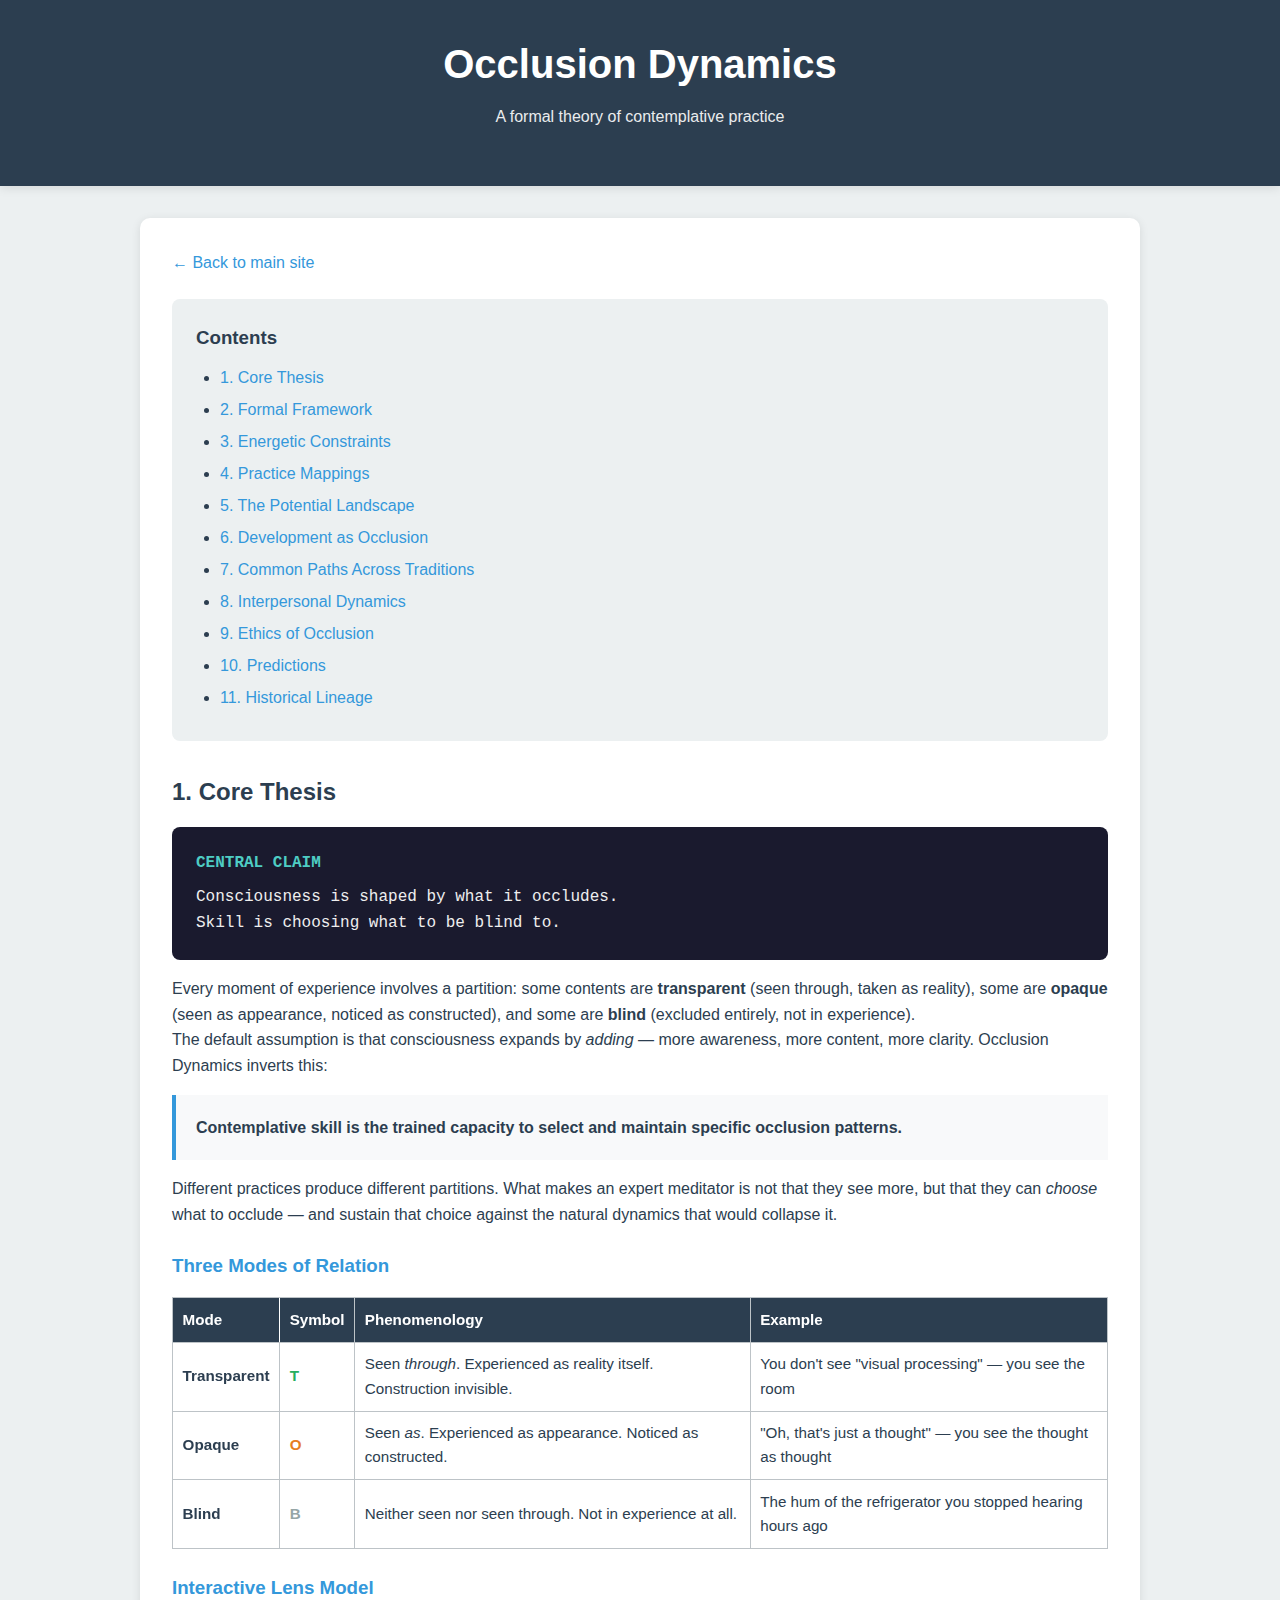
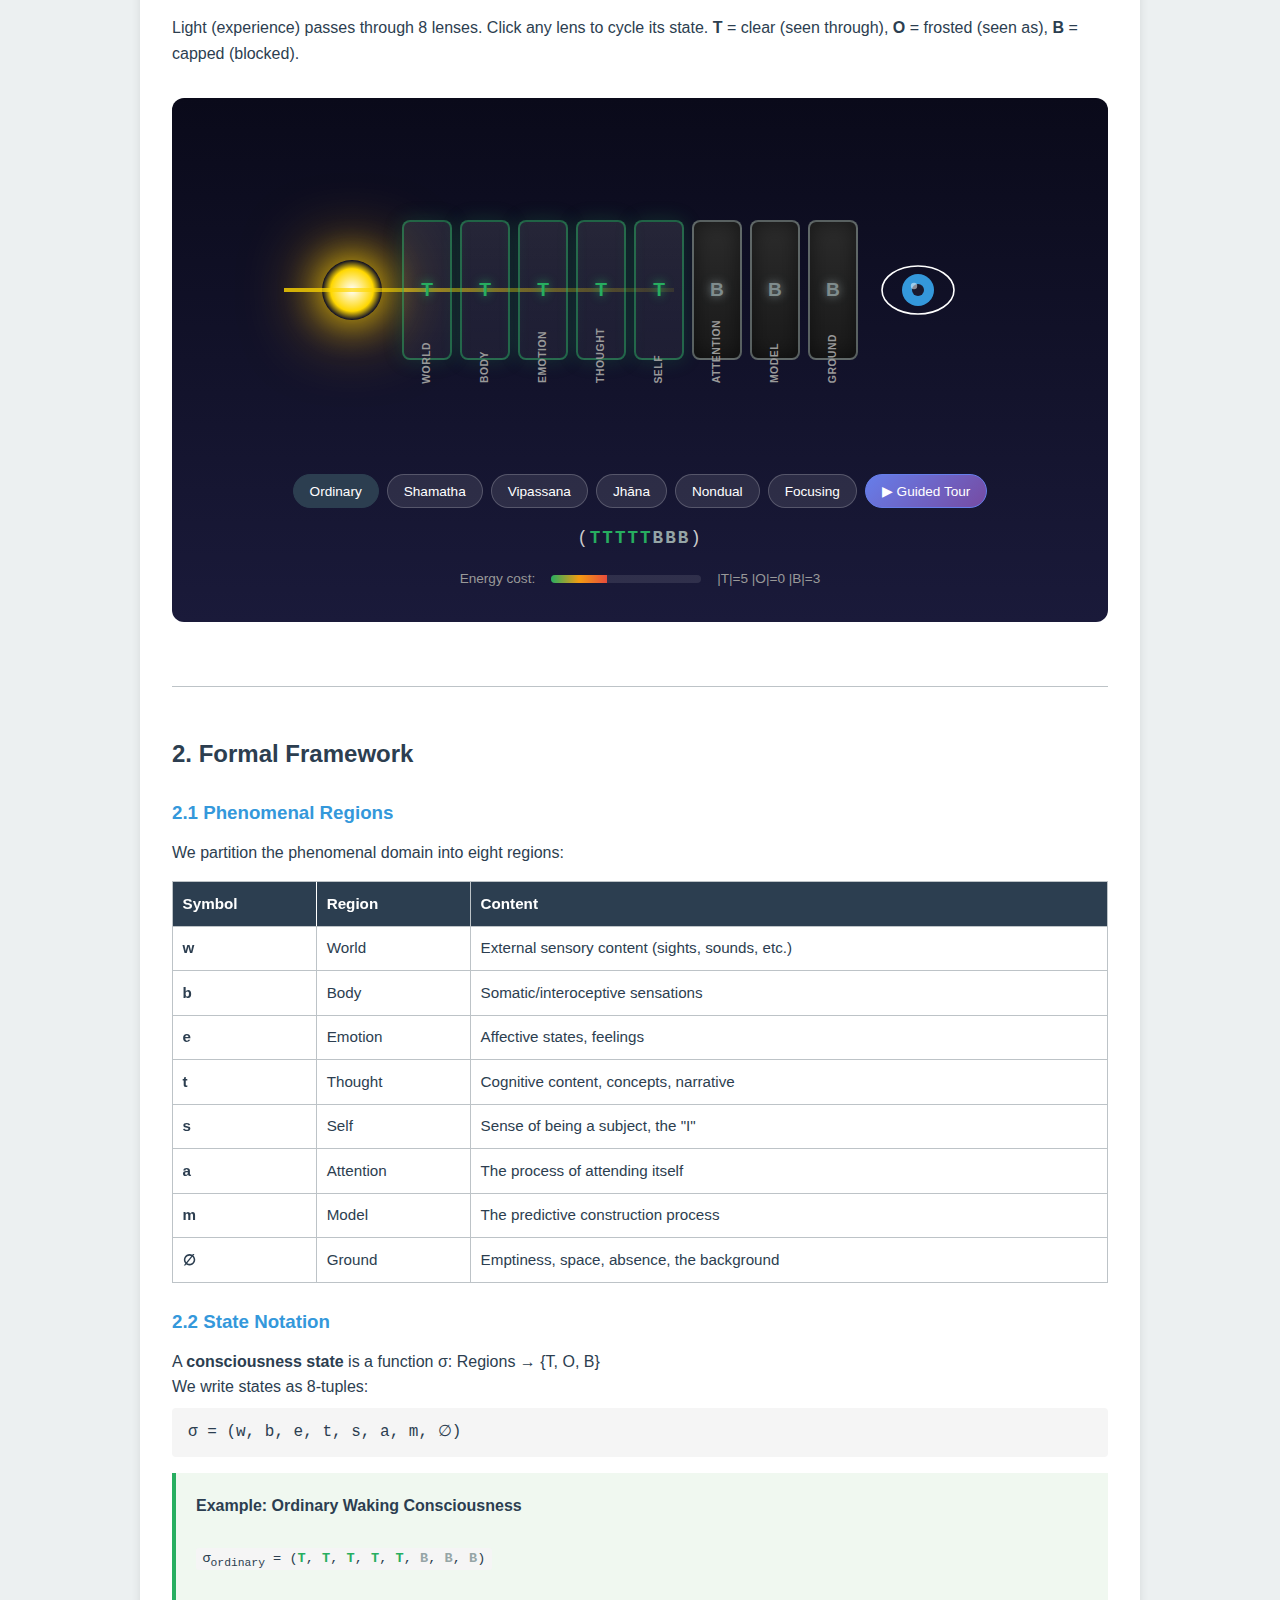
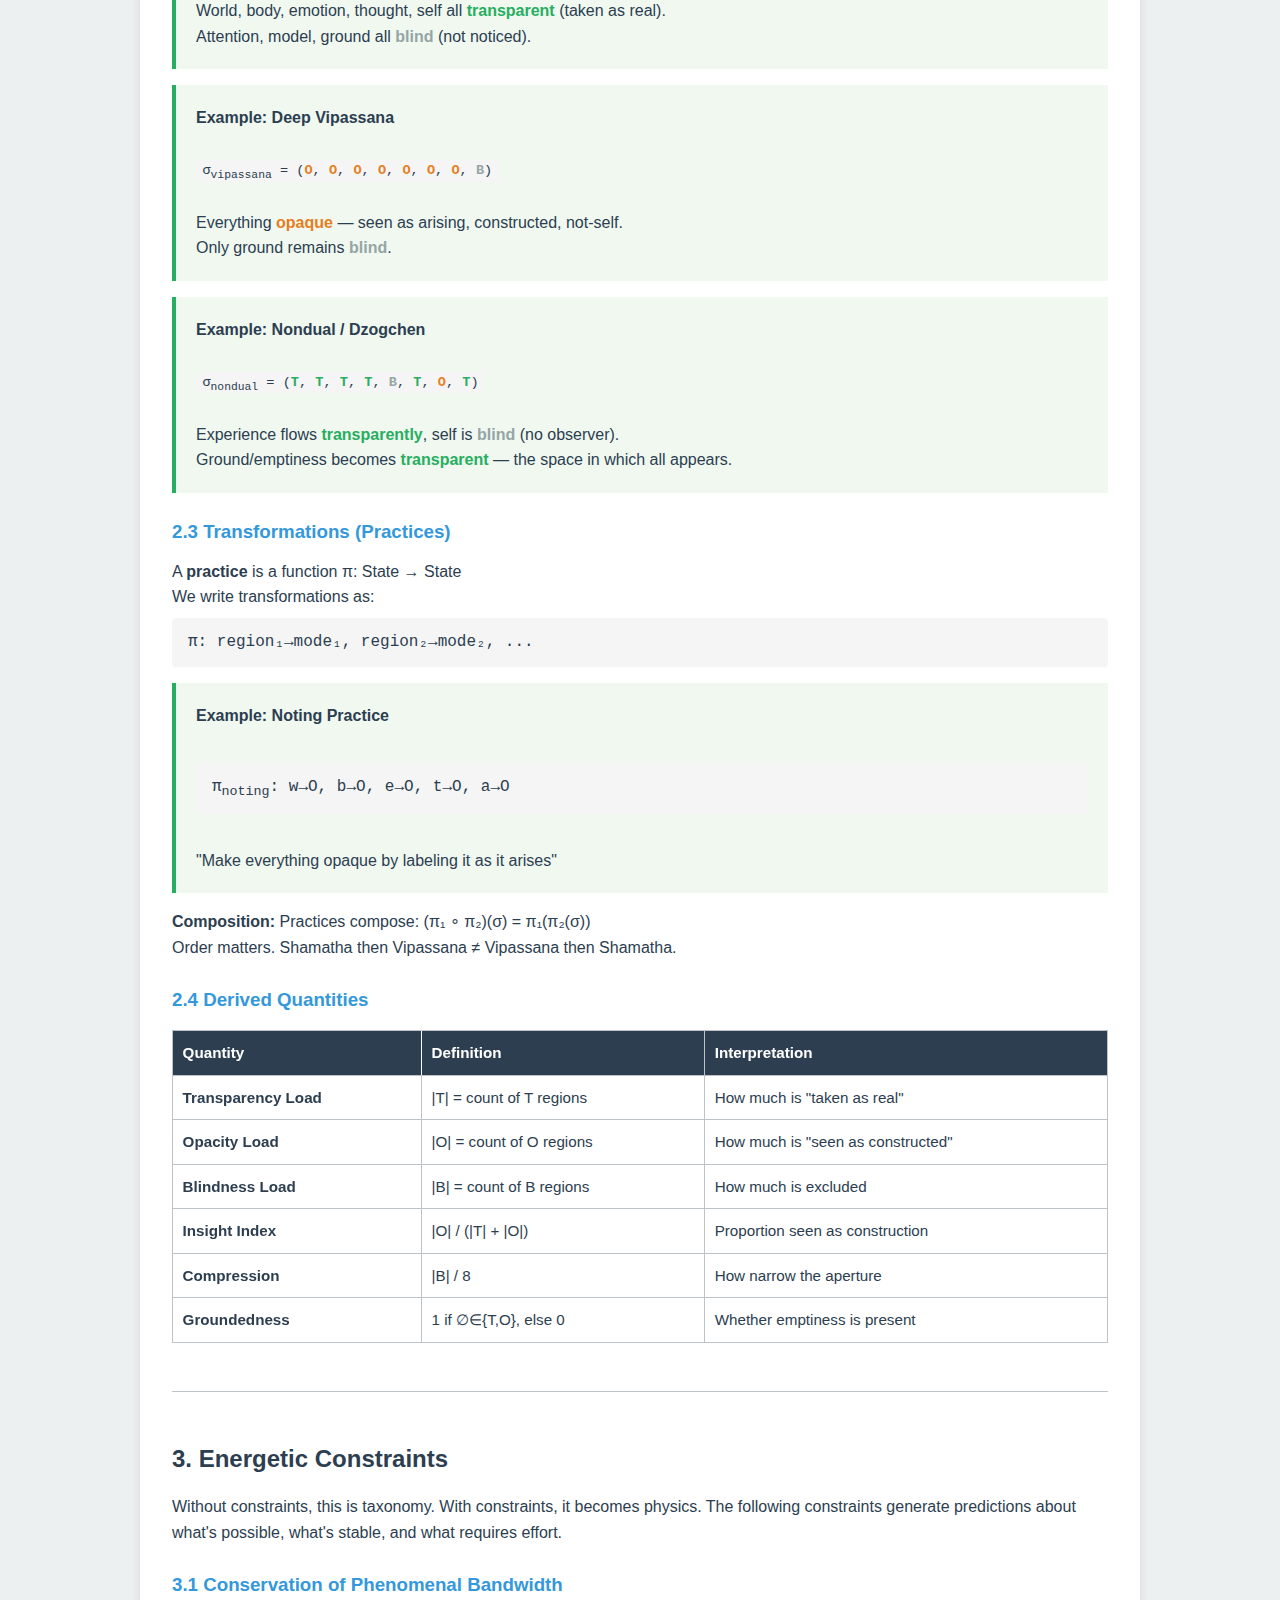
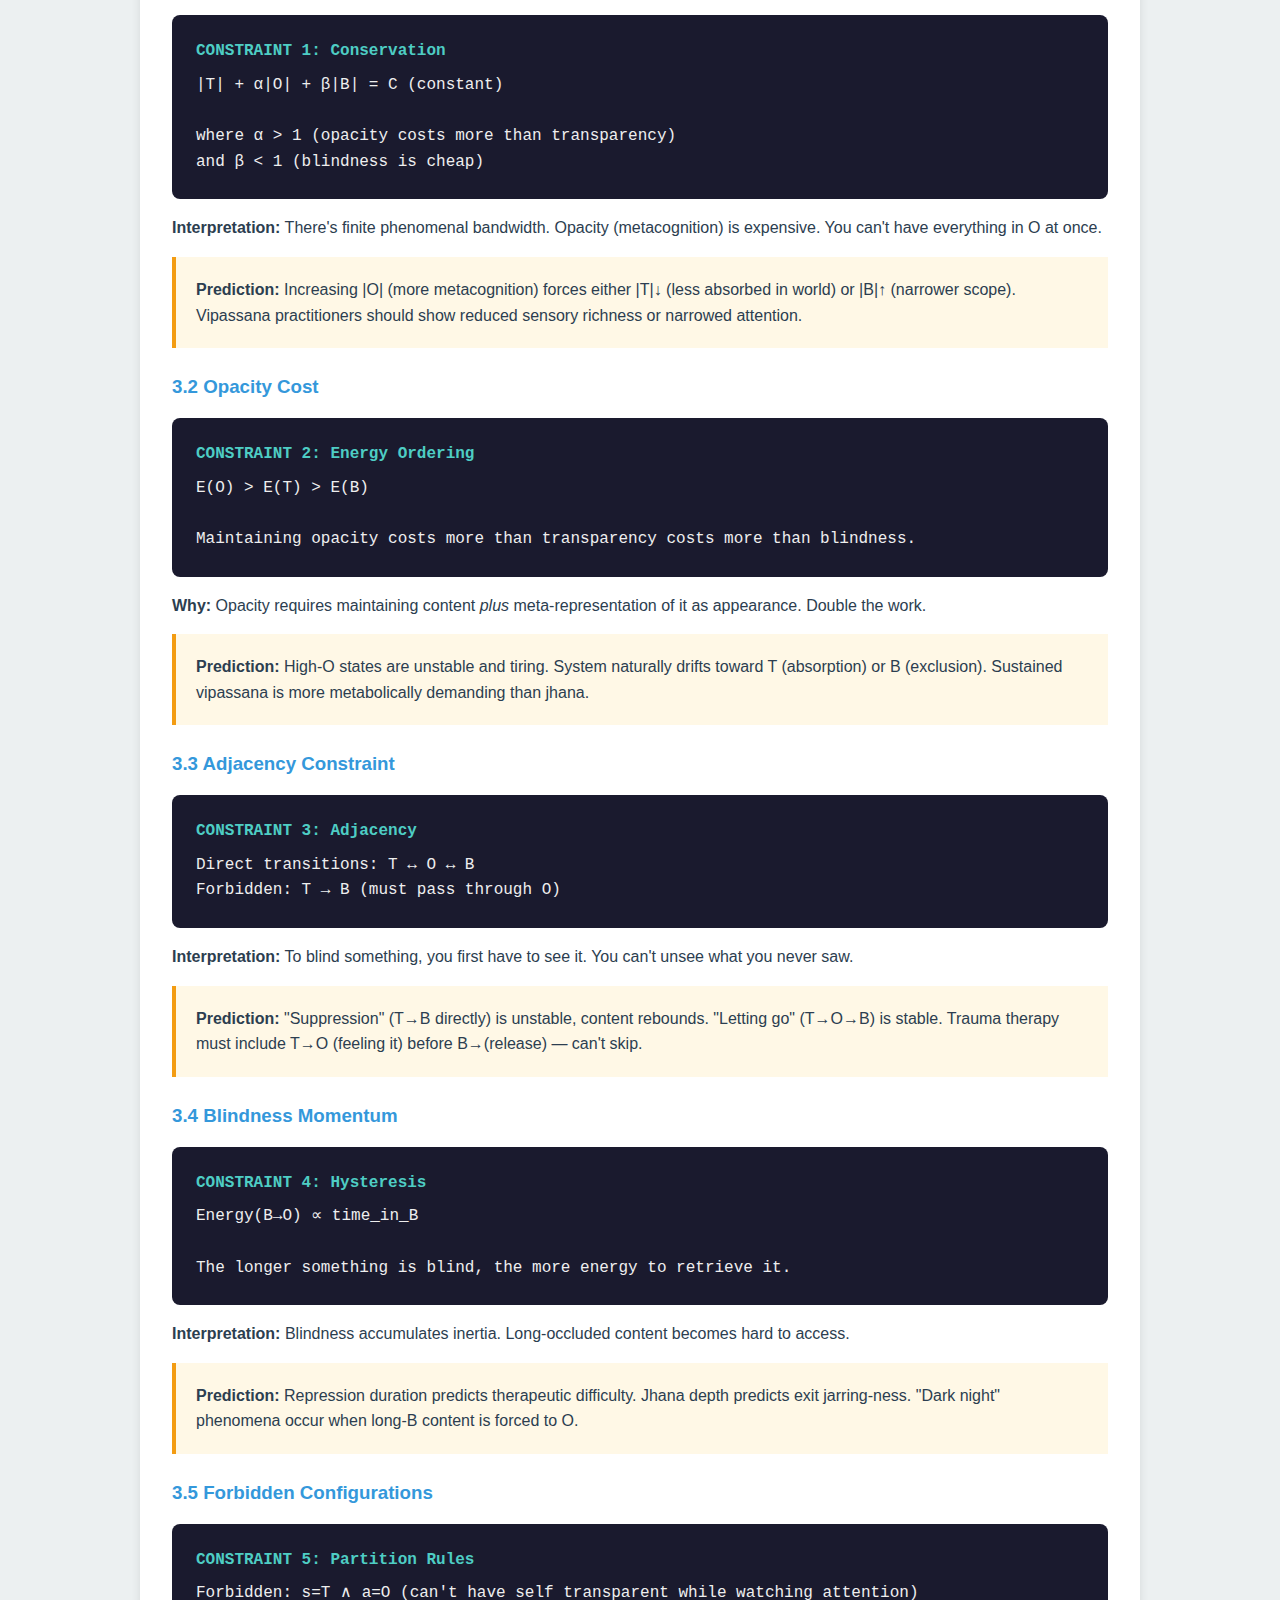
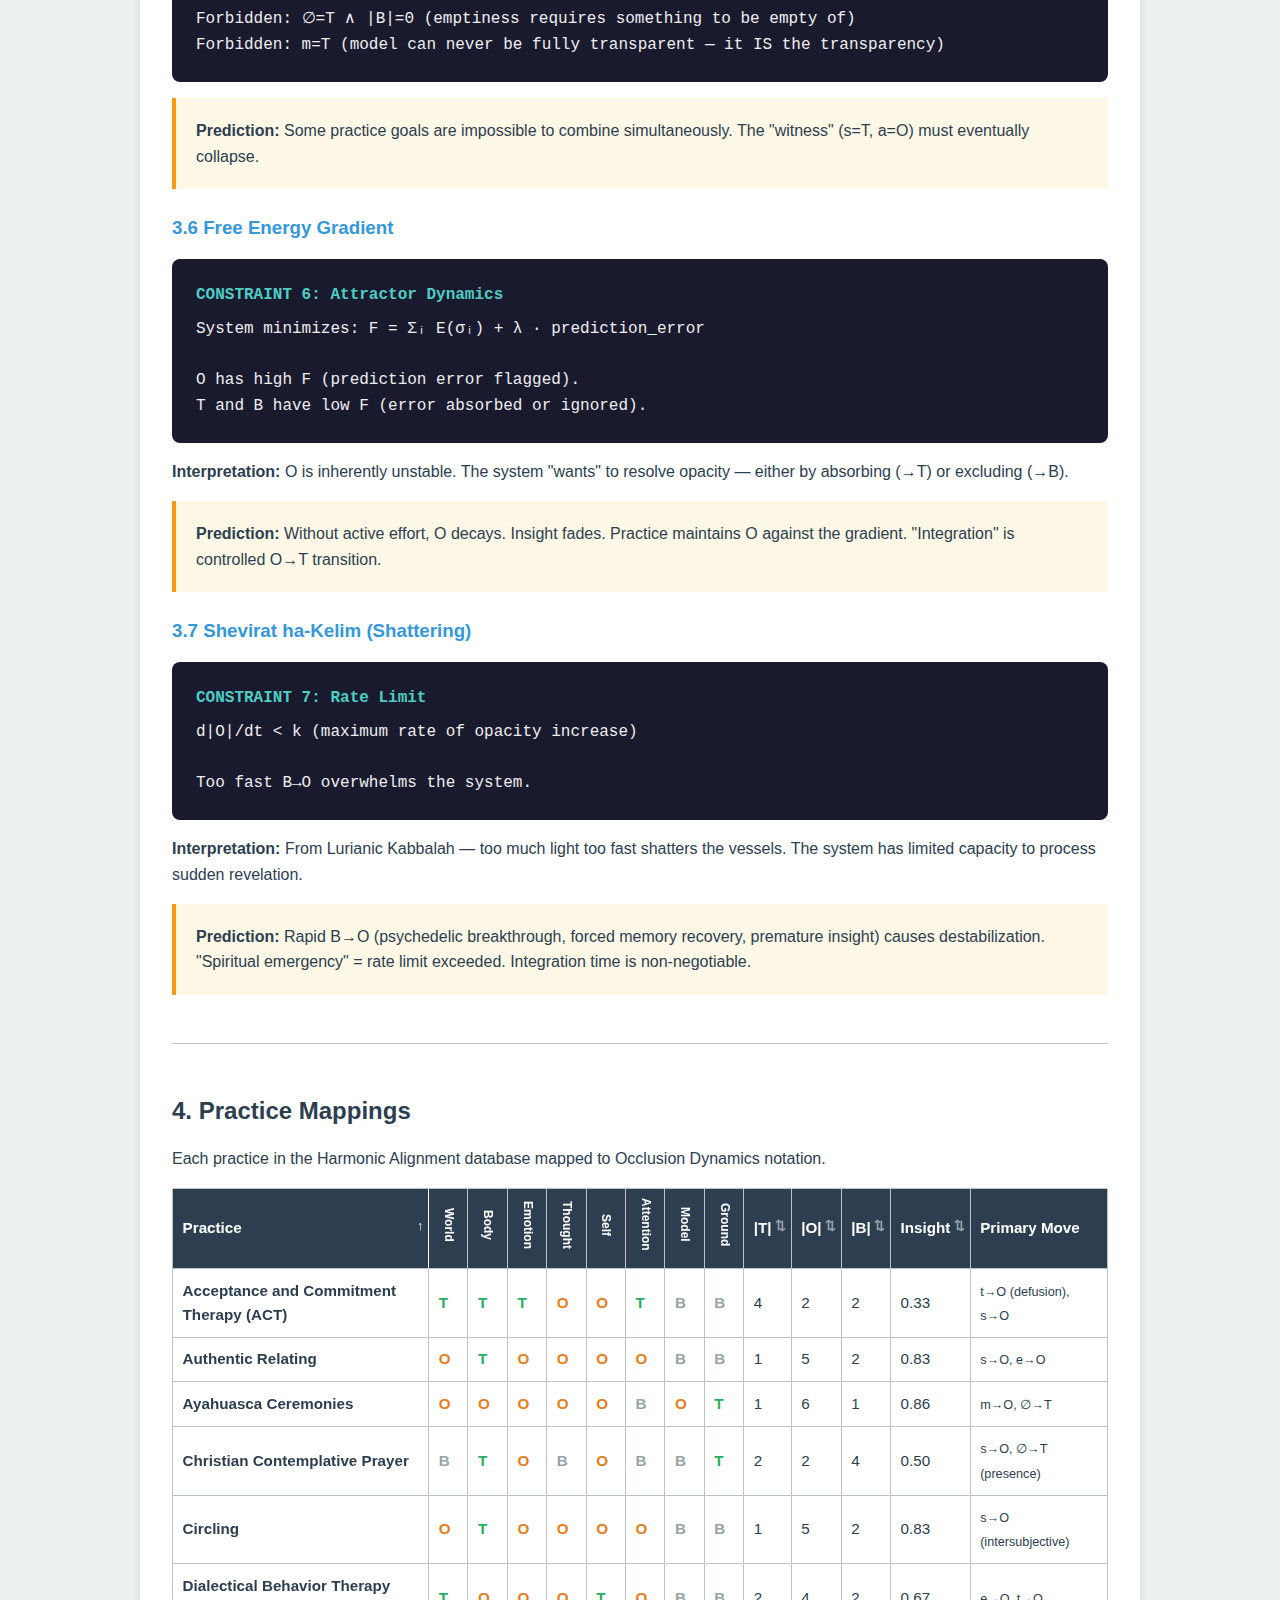
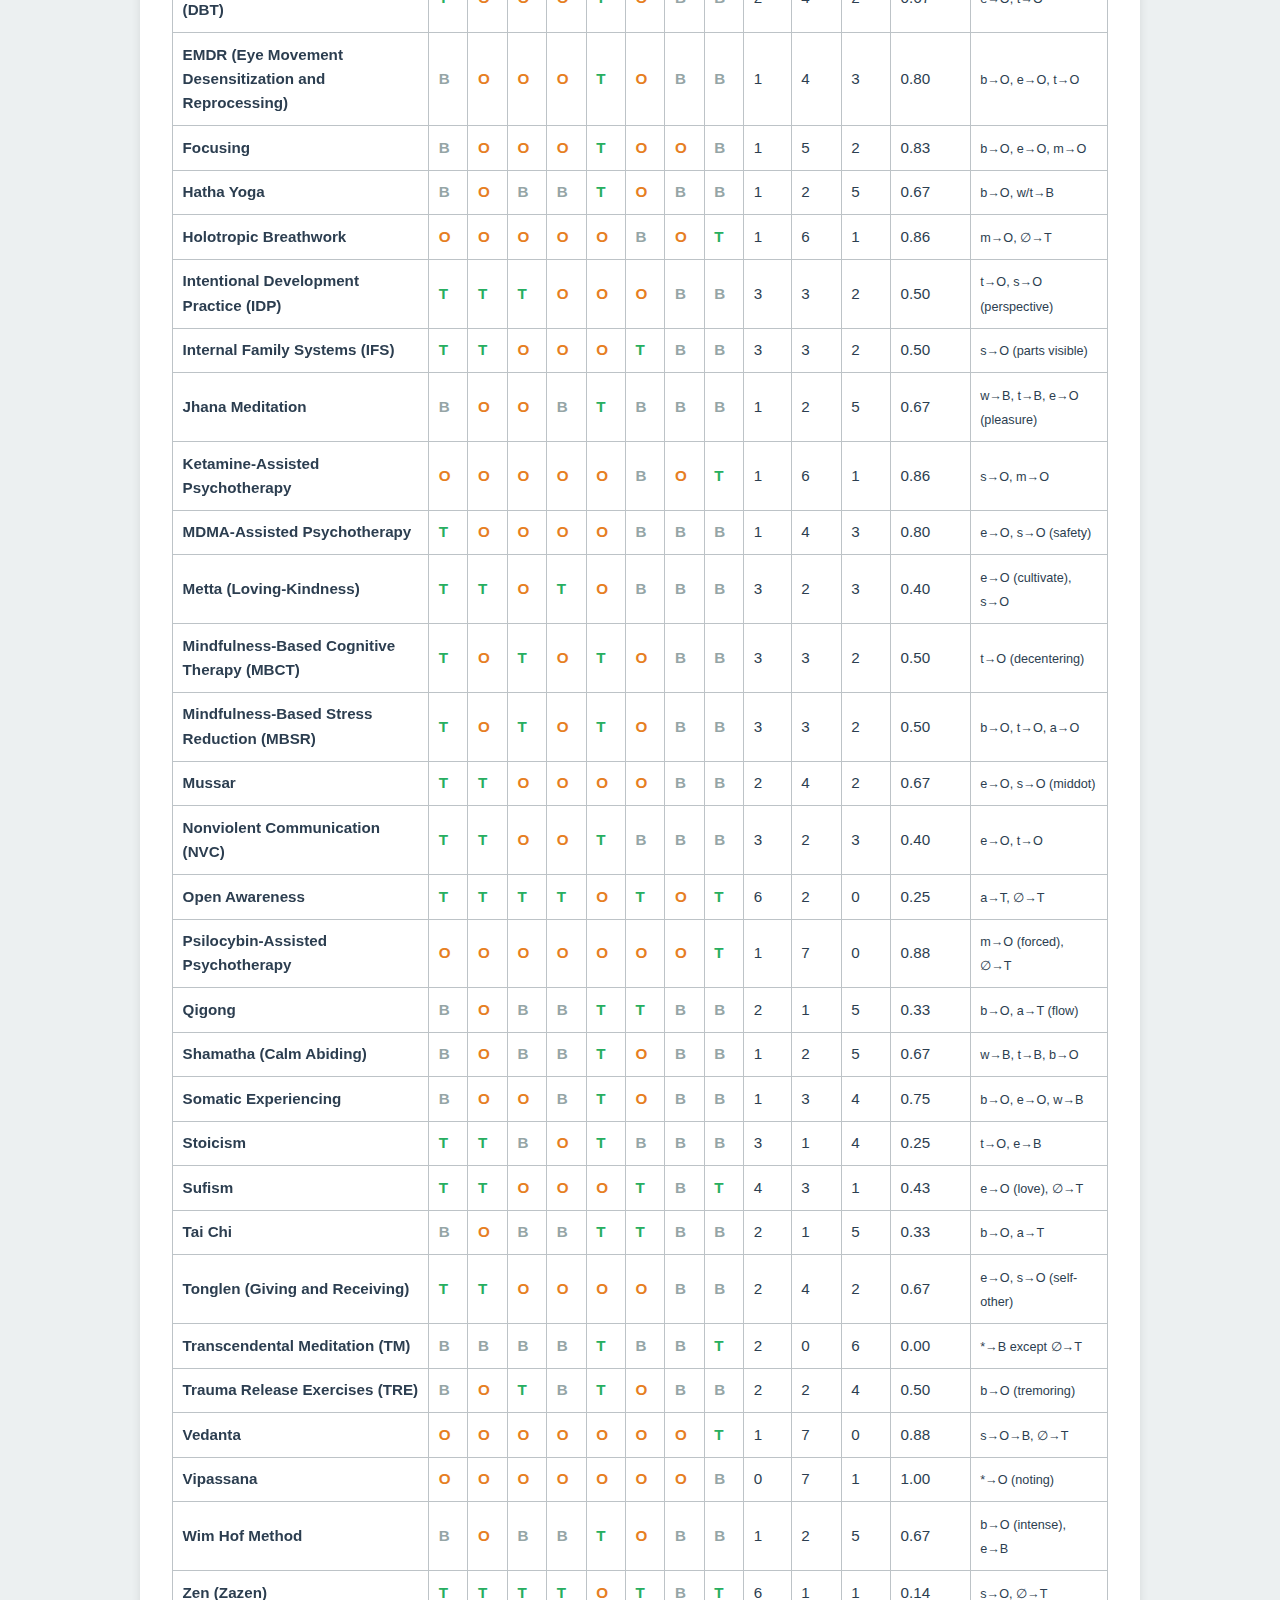
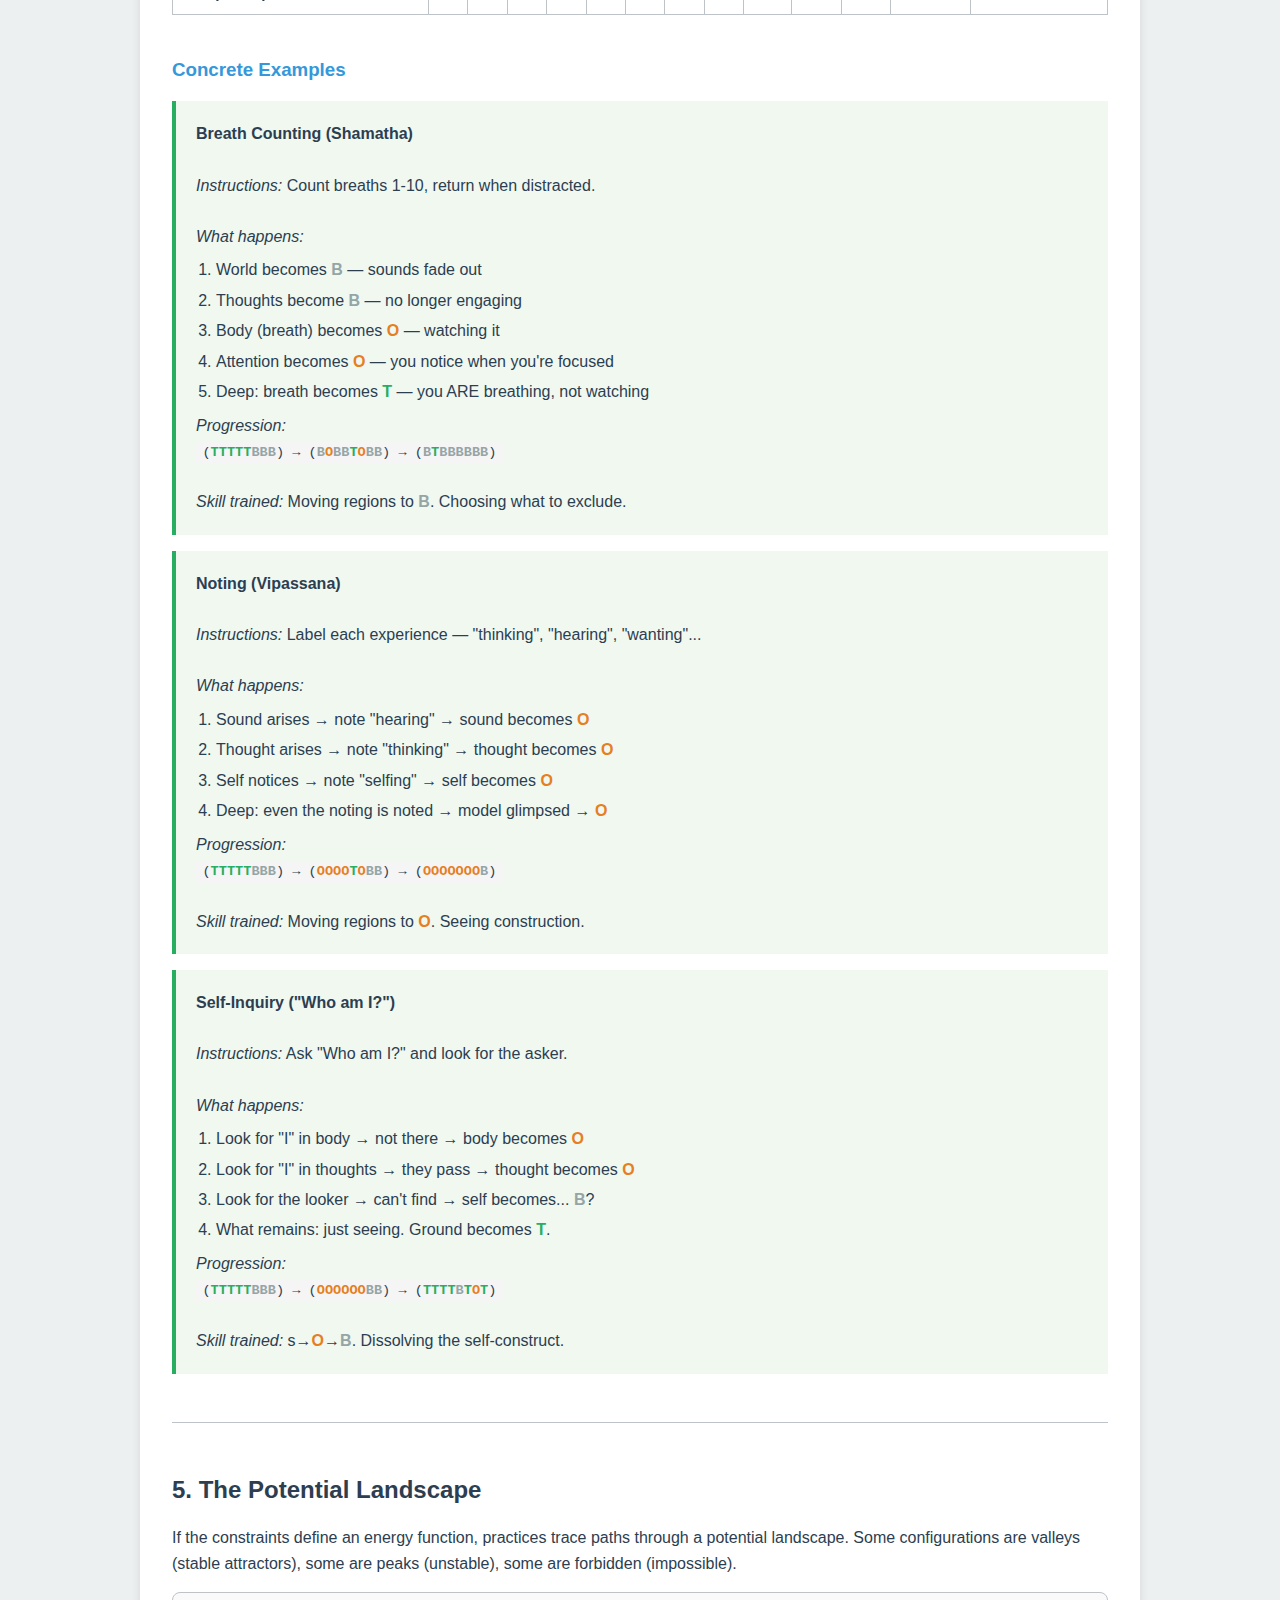
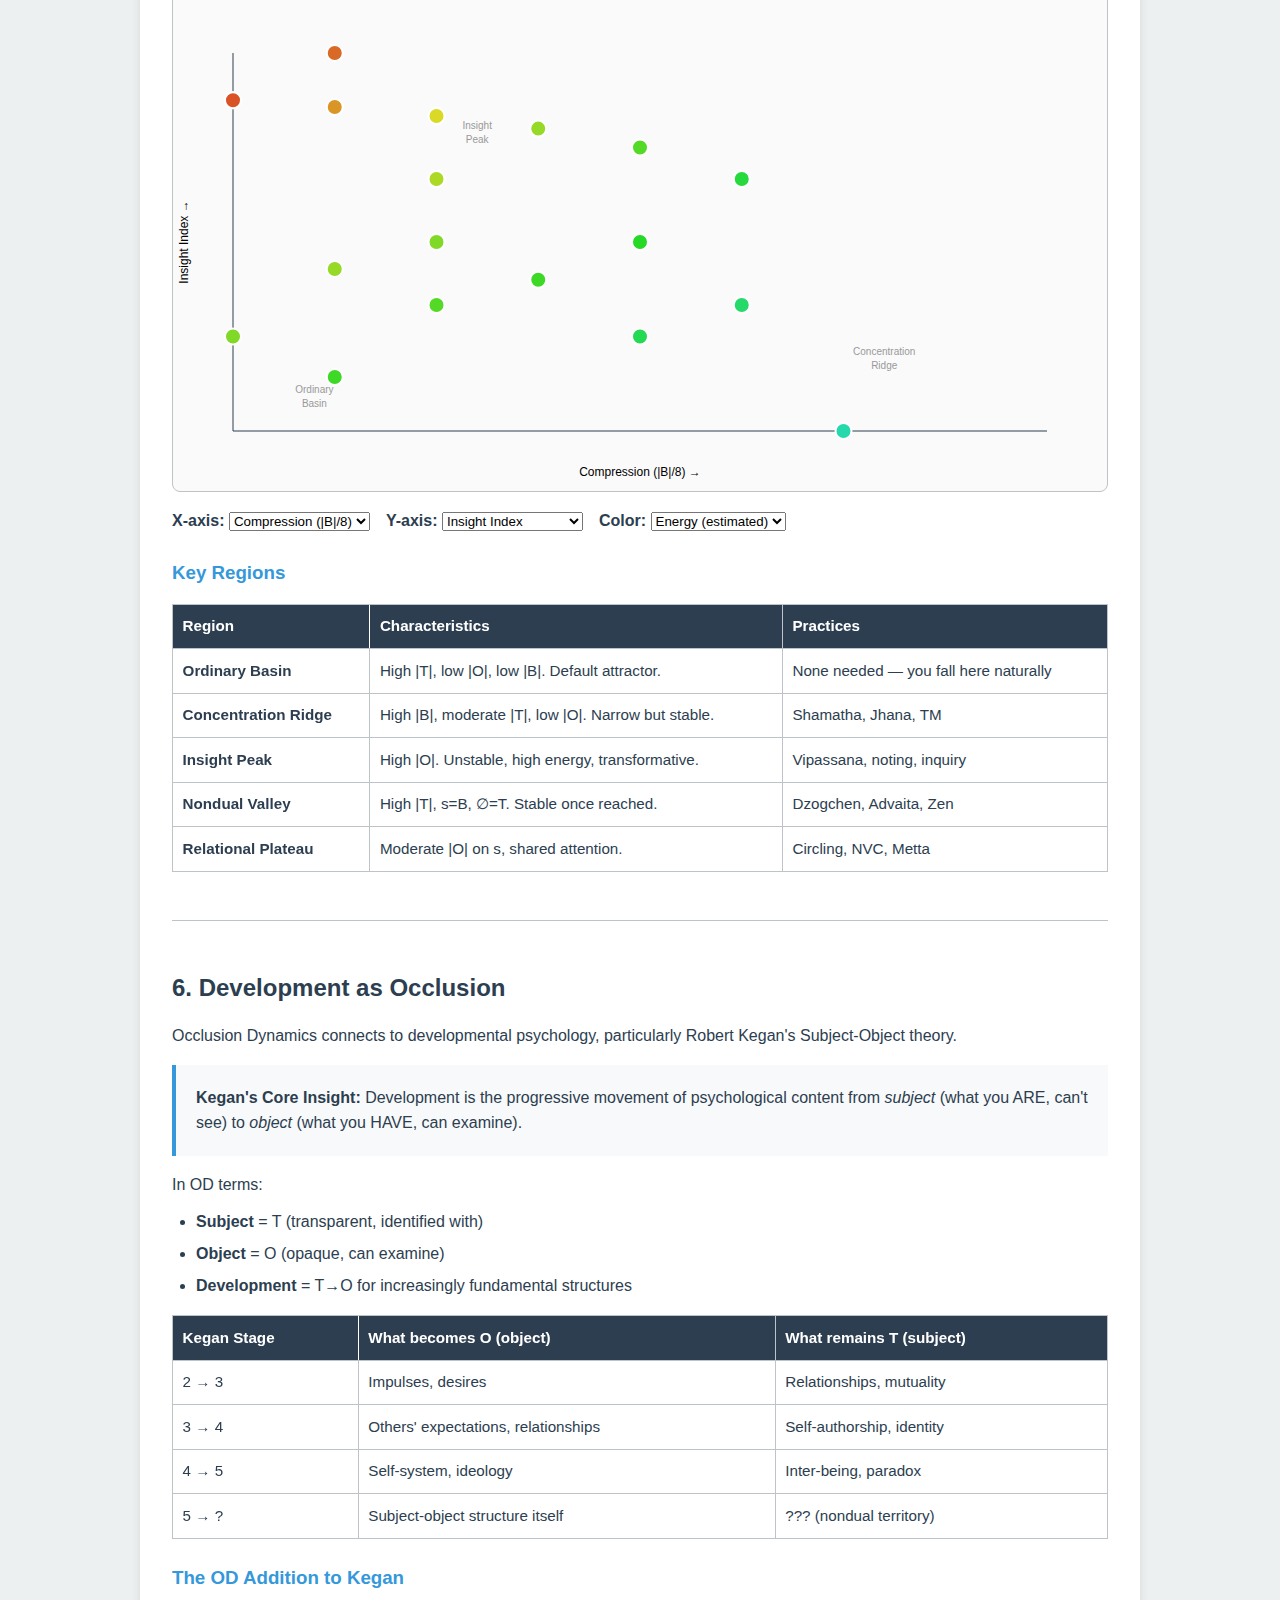
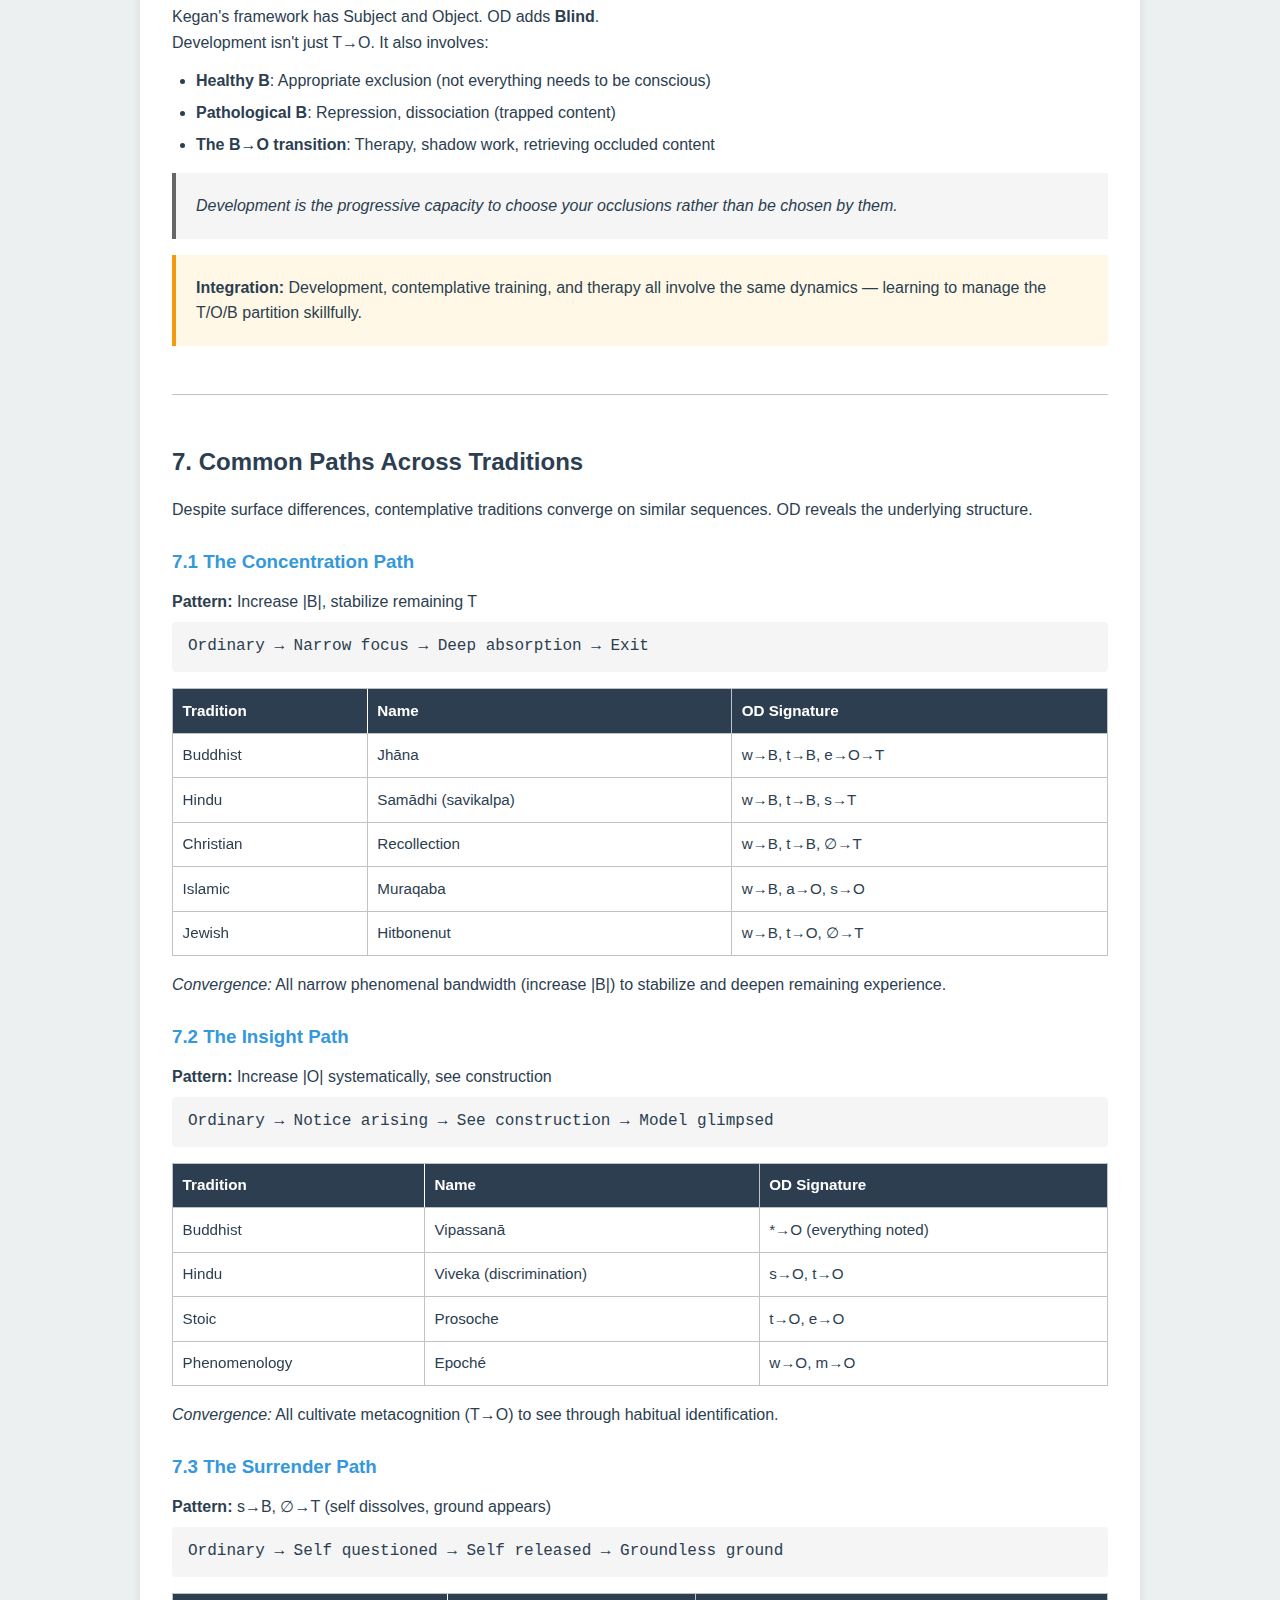
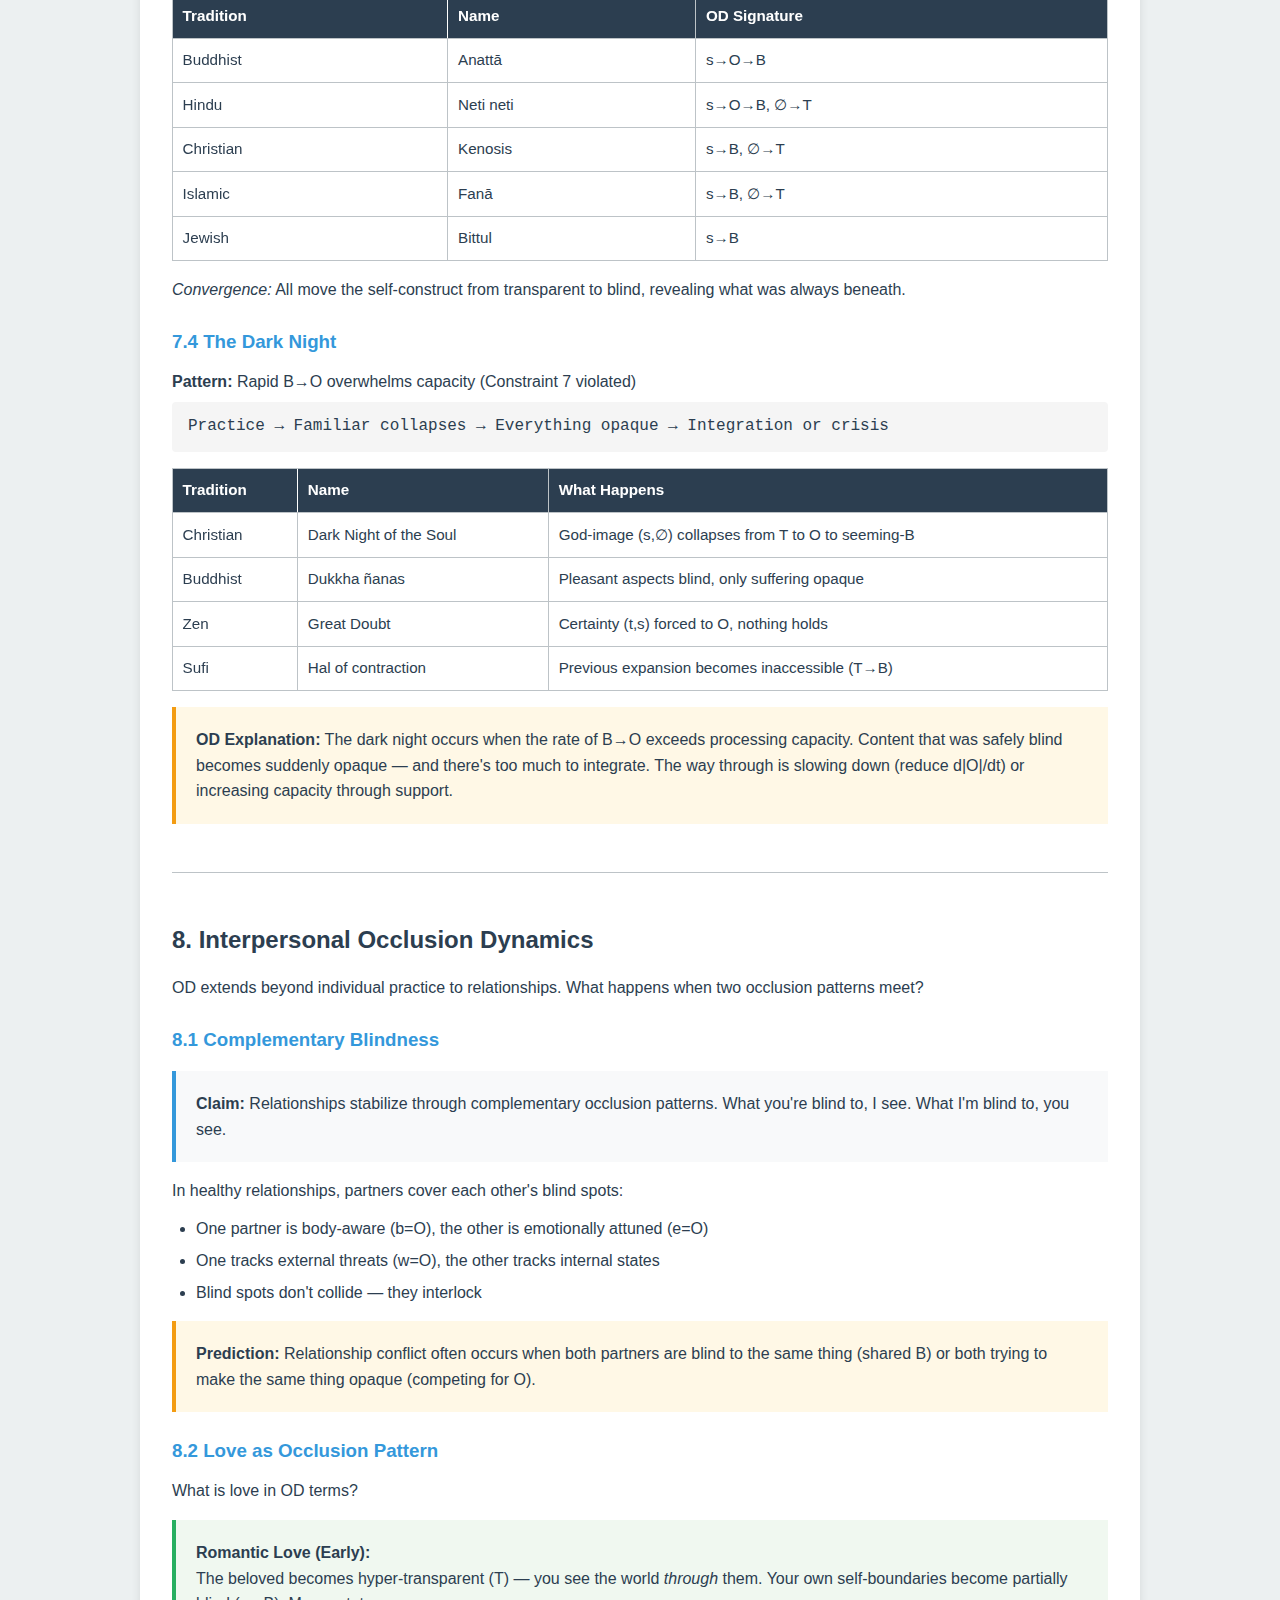
<file: occlusion-dynamics.html>
<!DOCTYPE html>
<html lang="en">
<head>
    <meta charset="UTF-8">
    <meta name="viewport" content="width=device-width, initial-scale=1.0">
    <title>Occlusion Dynamics - Harmonic Alignment</title>
    <link rel="icon" type="image/svg+xml" href="favicon.svg">
    <link rel="stylesheet" href="styles.css">
    <style>
        html {
            scroll-behavior: smooth;
        }
        .theory-content {
            max-width: 1000px;
            margin: 2rem auto;
            padding: 2rem;
            background: white;
            border-radius: 10px;
            box-shadow: 0 2px 10px rgba(0,0,0,0.1);
        }
        .od-section {
            margin-bottom: 3rem;
            padding-bottom: 2rem;
            border-bottom: 1px solid var(--border);
            display: block !important;
        }
        .od-section:last-child {
            border-bottom: none;
        }
        h2 {
            color: var(--primary);
            margin-bottom: 1rem;
        }
        h3 {
            color: var(--secondary);
            margin-top: 1.5rem;
            margin-bottom: 0.75rem;
        }
        .axiom-box {
            background: #1a1a2e;
            color: #eee;
            padding: 1.5rem;
            border-radius: 8px;
            margin: 1rem 0;
            font-family: 'IBM Plex Mono', monospace;
        }
        .axiom-box .label {
            color: #4ecdc4;
            font-weight: bold;
            margin-bottom: 0.5rem;
        }
        .definition-box {
            background: #f8f9fa;
            padding: 1.25rem;
            border-left: 4px solid var(--secondary);
            margin: 1rem 0;
        }
        .prediction-box {
            background: #fff8e6;
            padding: 1.25rem;
            border-left: 4px solid #f39c12;
            margin: 1rem 0;
        }
        .example-box {
            background: #f0f8f0;
            padding: 1.25rem;
            border-left: 4px solid var(--success);
            margin: 1rem 0;
        }
        .quote-box {
            background: #f5f5f5;
            padding: 1.25rem;
            border-left: 4px solid #666;
            margin: 1rem 0;
            font-style: italic;
        }
        .quote-box .attribution {
            font-style: normal;
            color: #666;
            margin-top: 0.5rem;
            font-size: 0.9rem;
        }
        table {
            width: 100%;
            border-collapse: collapse;
            margin: 1rem 0;
            font-size: 0.95rem;
        }
        th, td {
            border: 1px solid var(--border);
            padding: 0.6rem;
            text-align: left;
        }
        th {
            background: var(--primary);
            color: white;
        }
        .state-display {
            font-family: 'IBM Plex Mono', monospace;
            background: #f5f5f5;
            padding: 0.2rem 0.4rem;
            border-radius: 3px;
            font-size: 0.85rem;
        }
        .T { color: #27ae60; font-weight: bold; }
        .O { color: #e67e22; font-weight: bold; }
        .B { color: #95a5a6; font-weight: bold; }
        .toc {
            background: var(--bg);
            padding: 1.5rem;
            border-radius: 8px;
            margin-bottom: 2rem;
        }
        .toc h3 {
            margin-top: 0;
            color: var(--primary);
        }
        .toc ul {
            margin: 0;
            padding-left: 1.5rem;
        }
        .toc li {
            margin: 0.4rem 0;
        }
        .toc a {
            color: var(--secondary);
            text-decoration: none;
        }
        .toc a:hover {
            text-decoration: underline;
        }
        .back-link {
            display: inline-block;
            margin-bottom: 1.5rem;
            color: var(--secondary);
            text-decoration: none;
        }
        .back-link:hover {
            text-decoration: underline;
        }
        #landscape-container {
            width: 100%;
            height: 500px;
            border: 1px solid var(--border);
            border-radius: 8px;
            background: #fafafa;
            margin: 1rem 0;
        }
        #practice-table-container {
            overflow-x: auto;
        }
        .practice-row:hover {
            background: #f5f5f5;
        }
        .region-header {
            writing-mode: vertical-rl;
            text-orientation: mixed;
            font-size: 0.75rem;
        }
        .formula {
            font-family: 'IBM Plex Mono', monospace;
            background: #f5f5f5;
            padding: 0.75rem 1rem;
            border-radius: 4px;
            display: block;
            margin: 0.5rem 0;
            overflow-x: auto;
        }
        .inline-formula {
            font-family: 'IBM Plex Mono', monospace;
            background: #f5f5f5;
            padding: 0.1rem 0.3rem;
            border-radius: 2px;
        }
        /* List styling */
        .od-section ul, .od-section ol {
            padding-left: 1.5rem;
            margin: 0.75rem 0;
        }
        .od-section li {
            margin: 0.4rem 0;
        }
        .example-box ol {
            padding-left: 1.25rem;
            margin: 0.5rem 0;
        }
        .example-box li {
            margin: 0.3rem 0;
        }
        /* Sortable headers */
        th.sortable {
            cursor: pointer;
            user-select: none;
            position: relative;
            padding-right: 1.2rem;
        }
        th.sortable:hover {
            background: var(--secondary);
        }
        th.sortable::after {
            content: '⇅';
            position: absolute;
            right: 0.3rem;
            opacity: 0.5;
            font-size: 0.8rem;
        }
        th.sortable.asc::after {
            content: '↑';
            opacity: 1;
        }
        th.sortable.desc::after {
            content: '↓';
            opacity: 1;
        }
        /* Lens Stack Visualization */
        #lens-visualization {
            background: linear-gradient(180deg, #0a0a1a 0%, #1a1a3a 100%);
            border-radius: 12px;
            padding: 2rem;
            margin: 2rem 0;
            position: relative;
            overflow: hidden;
        }
        #lens-container {
            display: flex;
            align-items: center;
            justify-content: center;
            gap: 0;
            height: 320px;
            position: relative;
        }
        .light-source {
            width: 60px;
            height: 60px;
            background: radial-gradient(circle, #fff 0%, #ffd700 50%, transparent 70%);
            border-radius: 50%;
            box-shadow: 0 0 40px #ffd700, 0 0 80px #ffa500;
            animation: pulse-light 2s ease-in-out infinite;
            flex-shrink: 0;
        }
        @keyframes pulse-light {
            0%, 100% { transform: scale(1); opacity: 1; }
            50% { transform: scale(1.1); opacity: 0.9; }
        }
        .light-beam {
            position: absolute;
            left: 80px;
            top: 50%;
            height: 4px;
            background: linear-gradient(90deg, rgba(255,215,0,0.8), rgba(255,215,0,0.1));
            transform: translateY(-50%);
            transition: width 0.5s ease;
            pointer-events: none;
            z-index: 1;
        }
        .lens-stack {
            display: flex;
            align-items: center;
            gap: 8px;
            margin: 0 20px;
            position: relative;
            z-index: 2;
        }
        .lens {
            width: 50px;
            height: 140px;
            border-radius: 8px;
            cursor: pointer;
            transition: all 0.3s ease;
            display: flex;
            flex-direction: column;
            align-items: center;
            justify-content: center;
            position: relative;
            border: 2px solid transparent;
        }
        .lens:hover {
            transform: scale(1.05);
        }
        .lens.T {
            background: linear-gradient(180deg, rgba(255,255,255,0.1) 0%, rgba(255,255,255,0.05) 100%);
            border-color: rgba(39, 174, 96, 0.5);
            box-shadow: 0 0 20px rgba(39, 174, 96, 0.2);
        }
        .lens.O {
            background: linear-gradient(180deg, rgba(230, 126, 34, 0.4) 0%, rgba(230, 126, 34, 0.2) 100%);
            border-color: rgba(230, 126, 34, 0.8);
            box-shadow: 0 0 20px rgba(230, 126, 34, 0.4), inset 0 0 30px rgba(255,255,255,0.1);
        }
        .lens.B {
            background: linear-gradient(180deg, #2c2c2c 0%, #1a1a1a 100%);
            border-color: rgba(149, 165, 166, 0.5);
            box-shadow: inset 0 0 20px rgba(0,0,0,0.5);
        }
        .lens-label {
            font-size: 0.65rem;
            color: #999;
            text-transform: uppercase;
            letter-spacing: 0.5px;
            writing-mode: vertical-rl;
            text-orientation: mixed;
            position: absolute;
            bottom: -25px;
            left: 50%;
            transform: translateX(-50%) rotate(180deg);
        }
        .lens-state {
            font-size: 1.2rem;
            font-weight: bold;
            color: white;
            text-shadow: 0 0 10px currentColor;
        }
        .lens.T .lens-state { color: #27ae60; }
        .lens.O .lens-state { color: #e67e22; }
        .lens.B .lens-state { color: #7f8c8d; }
        .eye-icon {
            width: 80px;
            height: 80px;
            flex-shrink: 0;
            position: relative;
        }
        .eye-icon svg {
            width: 100%;
            height: 100%;
        }
        #lens-controls {
            display: flex;
            flex-wrap: wrap;
            gap: 0.5rem;
            margin-top: 1.5rem;
            justify-content: center;
        }
        .preset-btn {
            padding: 0.5rem 1rem;
            background: rgba(255,255,255,0.1);
            border: 1px solid rgba(255,255,255,0.2);
            border-radius: 20px;
            color: white;
            cursor: pointer;
            font-size: 0.85rem;
            transition: all 0.2s ease;
        }
        .preset-btn:hover {
            background: rgba(255,255,255,0.2);
            border-color: rgba(255,255,255,0.4);
        }
        .preset-btn.active {
            background: var(--primary);
            border-color: var(--primary);
        }
        #lens-info {
            text-align: center;
            margin-top: 1rem;
            color: #ccc;
            font-size: 0.9rem;
        }
        #lens-info .state-notation {
            font-family: 'IBM Plex Mono', monospace;
            font-size: 1.1rem;
            margin: 0.5rem 0;
            letter-spacing: 2px;
        }
        #energy-meter {
            display: flex;
            align-items: center;
            justify-content: center;
            gap: 1rem;
            margin-top: 1rem;
            color: #999;
            font-size: 0.85rem;
        }
        #energy-bar {
            width: 150px;
            height: 8px;
            background: rgba(255,255,255,0.1);
            border-radius: 4px;
            overflow: hidden;
        }
        #energy-fill {
            height: 100%;
            background: linear-gradient(90deg, #27ae60, #f39c12, #e74c3c);
            transition: width 0.3s ease;
        }
        /* Guided meditation styles */
        .guided-btn {
            background: linear-gradient(135deg, #667eea 0%, #764ba2 100%) !important;
            border-color: #667eea !important;
        }
        .guided-btn:hover {
            background: linear-gradient(135deg, #764ba2 0%, #667eea 100%) !important;
        }
        #guided-meditation {
            background: rgba(102, 126, 234, 0.1);
            border: 1px solid rgba(102, 126, 234, 0.3);
            border-radius: 12px;
            padding: 1.5rem;
            margin-top: 1.5rem;
            text-align: center;
        }
        #guided-instruction {
            font-size: 1.1rem;
            line-height: 1.7;
            color: #eee;
            margin-bottom: 1rem;
            min-height: 80px;
        }
        #guided-instruction .prompt {
            font-size: 1.2rem;
            color: #a8b2ff;
            font-style: italic;
            margin-top: 0.75rem;
            display: block;
        }
        #guided-progress {
            display: flex;
            justify-content: center;
            gap: 8px;
            margin: 1rem 0;
        }
        .progress-dot {
            width: 10px;
            height: 10px;
            border-radius: 50%;
            background: rgba(255,255,255,0.2);
            transition: all 0.3s ease;
        }
        .progress-dot.active {
            background: #667eea;
            transform: scale(1.3);
        }
        .progress-dot.complete {
            background: #27ae60;
        }
        #guided-controls {
            display: flex;
            justify-content: center;
            gap: 0.75rem;
            margin-top: 1rem;
        }
        #guided-controls button {
            padding: 0.5rem 1.25rem;
            background: rgba(255,255,255,0.1);
            border: 1px solid rgba(255,255,255,0.2);
            border-radius: 6px;
            color: white;
            cursor: pointer;
            font-size: 0.9rem;
            transition: all 0.2s ease;
        }
        #guided-controls button:hover {
            background: rgba(255,255,255,0.2);
        }
        #guided-controls button:disabled {
            opacity: 0.4;
            cursor: not-allowed;
        }
        #guided-exit {
            background: rgba(231, 76, 60, 0.2) !important;
            border-color: rgba(231, 76, 60, 0.4) !important;
        }
        .lens.highlighted {
            animation: pulse-lens 1.5s ease-in-out infinite;
            z-index: 10;
        }
        @keyframes pulse-lens {
            0%, 100% { transform: scale(1); box-shadow: 0 0 20px rgba(102, 126, 234, 0.5); }
            50% { transform: scale(1.08); box-shadow: 0 0 30px rgba(102, 126, 234, 0.8); }
        }
        /* Mobile responsiveness */
        @media (max-width: 768px) {
            .theory-content {
                padding: 1rem;
                margin: 1rem;
            }
            #lens-visualization {
                padding: 1rem;
            }
            #lens-container {
                flex-direction: column;
                height: auto;
                gap: 1rem;
            }
            .light-source {
                width: 40px;
                height: 40px;
            }
            .light-beam {
                display: none;
            }
            .lens-stack {
                flex-wrap: wrap;
                justify-content: center;
                margin: 0;
                gap: 6px;
            }
            .lens {
                width: 38px;
                height: 80px;
            }
            .lens-state {
                font-size: 1rem;
            }
            .lens-label {
                font-size: 0.5rem;
                bottom: -20px;
            }
            .eye-icon {
                width: 50px;
                height: 50px;
            }
            #lens-controls {
                gap: 0.4rem;
            }
            .preset-btn {
                padding: 0.4rem 0.7rem;
                font-size: 0.75rem;
            }
            #guided-instruction {
                font-size: 0.95rem;
                min-height: 100px;
            }
            #guided-controls {
                flex-wrap: wrap;
            }
            #guided-controls button {
                padding: 0.4rem 0.8rem;
                font-size: 0.8rem;
            }
            table {
                font-size: 0.8rem;
            }
            th, td {
                padding: 0.4rem;
            }
            .region-header {
                font-size: 0.6rem;
            }
            #practice-table-container {
                margin: 0 -1rem;
            }
        }
        @media (max-width: 480px) {
            .lens {
                width: 32px;
                height: 65px;
            }
            .lens-state {
                font-size: 0.85rem;
            }
            .lens-label {
                display: none;
            }
            .preset-btn {
                padding: 0.3rem 0.5rem;
                font-size: 0.7rem;
            }
        }
    </style>
</head>
<body>
    <header>
        <h1>Occlusion Dynamics</h1>
        <p>A formal theory of contemplative practice</p>
    </header>

    <div class="theory-content">
        <a href="index.html" class="back-link">&larr; Back to main site</a>

        <div class="toc">
            <h3>Contents</h3>
            <ul>
                <li><a href="#core-thesis">1. Core Thesis</a></li>
                <li><a href="#formal-framework">2. Formal Framework</a></li>
                <li><a href="#constraints">3. Energetic Constraints</a></li>
                <li><a href="#practice-mappings">4. Practice Mappings</a></li>
                <li><a href="#landscape">5. The Potential Landscape</a></li>
                <li><a href="#development">6. Development as Occlusion</a></li>
                <li><a href="#common-paths">7. Common Paths Across Traditions</a></li>
                <li><a href="#interpersonal">8. Interpersonal Dynamics</a></li>
                <li><a href="#ethics">9. Ethics of Occlusion</a></li>
                <li><a href="#predictions">10. Predictions</a></li>
                <li><a href="#lineage">11. Historical Lineage</a></li>
            </ul>
        </div>

        <!-- Section 1: Core Thesis -->
        <div class="od-section" id="core-thesis">
            <h2>1. Core Thesis</h2>

            <div class="axiom-box">
                <div class="label">CENTRAL CLAIM</div>
                Consciousness is shaped by what it occludes.<br>
                Skill is choosing what to be blind to.
            </div>

            <p>Every moment of experience involves a partition: some contents are <strong>transparent</strong> (seen through, taken as reality), some are <strong>opaque</strong> (seen as appearance, noticed as constructed), and some are <strong>blind</strong> (excluded entirely, not in experience).</p>

            <p>The default assumption is that consciousness expands by <em>adding</em> — more awareness, more content, more clarity. Occlusion Dynamics inverts this:</p>

            <div class="definition-box">
                <strong>Contemplative skill is the trained capacity to select and maintain specific occlusion patterns.</strong>
            </div>

            <p>Different practices produce different partitions. What makes an expert meditator is not that they see more, but that they can <em>choose</em> what to occlude — and sustain that choice against the natural dynamics that would collapse it.</p>

            <h3>Three Modes of Relation</h3>

            <table>
                <tr>
                    <th>Mode</th>
                    <th>Symbol</th>
                    <th>Phenomenology</th>
                    <th>Example</th>
                </tr>
                <tr>
                    <td><strong>Transparent</strong></td>
                    <td class="T">T</td>
                    <td>Seen <em>through</em>. Experienced as reality itself. Construction invisible.</td>
                    <td>You don't see "visual processing" — you see the room</td>
                </tr>
                <tr>
                    <td><strong>Opaque</strong></td>
                    <td class="O">O</td>
                    <td>Seen <em>as</em>. Experienced as appearance. Noticed as constructed.</td>
                    <td>"Oh, that's just a thought" — you see the thought as thought</td>
                </tr>
                <tr>
                    <td><strong>Blind</strong></td>
                    <td class="B">B</td>
                    <td>Neither seen nor seen through. Not in experience at all.</td>
                    <td>The hum of the refrigerator you stopped hearing hours ago</td>
                </tr>
            </table>

            <h3>Interactive Lens Model</h3>
            <p>Light (experience) passes through 8 lenses. Click any lens to cycle its state. <strong>T</strong> = clear (seen through), <strong>O</strong> = frosted (seen as), <strong>B</strong> = capped (blocked).</p>

            <div id="lens-visualization">
                <div id="lens-container">
                    <div class="light-source" title="Raw experience"></div>
                    <div class="light-beam" id="light-beam"></div>
                    <div class="lens-stack" id="lens-stack">
                        <!-- Lenses generated by JS -->
                    </div>
                    <div class="eye-icon">
                        <svg viewBox="0 0 100 100" id="eye-svg">
                            <ellipse cx="50" cy="50" rx="45" ry="30" fill="none" stroke="#fff" stroke-width="2"/>
                            <circle cx="50" cy="50" r="20" fill="#3498db" id="iris"/>
                            <circle cx="50" cy="50" r="8" fill="#1a1a2e" id="pupil"/>
                            <circle cx="45" cy="45" r="4" fill="rgba(255,255,255,0.5)"/>
                        </svg>
                    </div>
                </div>

                <div id="lens-controls">
                    <button class="preset-btn active" data-preset="ordinary">Ordinary</button>
                    <button class="preset-btn" data-preset="shamatha">Shamatha</button>
                    <button class="preset-btn" data-preset="vipassana">Vipassana</button>
                    <button class="preset-btn" data-preset="jhana">Jhāna</button>
                    <button class="preset-btn" data-preset="nondual">Nondual</button>
                    <button class="preset-btn" data-preset="focusing">Focusing</button>
                    <button class="preset-btn guided-btn" id="guided-btn">▶ Guided Tour</button>
                </div>

                <div id="guided-meditation" style="display: none;">
                    <div id="guided-instruction"></div>
                    <div id="guided-progress"></div>
                    <div id="guided-controls">
                        <button id="guided-prev">← Previous</button>
                        <button id="guided-next">Next →</button>
                        <button id="guided-exit">Exit Guide</button>
                    </div>
                </div>

                <div id="lens-info">
                    <div class="state-notation" id="state-notation"></div>
                    <div id="state-description"></div>
                </div>

                <div id="energy-meter">
                    <span>Energy cost:</span>
                    <div id="energy-bar"><div id="energy-fill"></div></div>
                    <span id="energy-value"></span>
                </div>
            </div>
        </div>

        <!-- Section 2: Formal Framework -->
        <div class="od-section" id="formal-framework">
            <h2>2. Formal Framework</h2>

            <h3>2.1 Phenomenal Regions</h3>

            <p>We partition the phenomenal domain into eight regions:</p>

            <table>
                <tr>
                    <th>Symbol</th>
                    <th>Region</th>
                    <th>Content</th>
                </tr>
                <tr><td><strong>w</strong></td><td>World</td><td>External sensory content (sights, sounds, etc.)</td></tr>
                <tr><td><strong>b</strong></td><td>Body</td><td>Somatic/interoceptive sensations</td></tr>
                <tr><td><strong>e</strong></td><td>Emotion</td><td>Affective states, feelings</td></tr>
                <tr><td><strong>t</strong></td><td>Thought</td><td>Cognitive content, concepts, narrative</td></tr>
                <tr><td><strong>s</strong></td><td>Self</td><td>Sense of being a subject, the "I"</td></tr>
                <tr><td><strong>a</strong></td><td>Attention</td><td>The process of attending itself</td></tr>
                <tr><td><strong>m</strong></td><td>Model</td><td>The predictive construction process</td></tr>
                <tr><td><strong>∅</strong></td><td>Ground</td><td>Emptiness, space, absence, the background</td></tr>
            </table>

            <h3>2.2 State Notation</h3>

            <p>A <strong>consciousness state</strong> is a function σ: Regions → {T, O, B}</p>

            <p>We write states as 8-tuples:</p>

            <div class="formula">σ = (w, b, e, t, s, a, m, ∅)</div>

            <div class="example-box">
                <strong>Example: Ordinary Waking Consciousness</strong><br><br>
                <span class="state-display">σ<sub>ordinary</sub> = (<span class="T">T</span>, <span class="T">T</span>, <span class="T">T</span>, <span class="T">T</span>, <span class="T">T</span>, <span class="B">B</span>, <span class="B">B</span>, <span class="B">B</span>)</span>
                <br><br>
                World, body, emotion, thought, self all <span class="T">transparent</span> (taken as real).<br>
                Attention, model, ground all <span class="B">blind</span> (not noticed).
            </div>

            <div class="example-box">
                <strong>Example: Deep Vipassana</strong><br><br>
                <span class="state-display">σ<sub>vipassana</sub> = (<span class="O">O</span>, <span class="O">O</span>, <span class="O">O</span>, <span class="O">O</span>, <span class="O">O</span>, <span class="O">O</span>, <span class="O">O</span>, <span class="B">B</span>)</span>
                <br><br>
                Everything <span class="O">opaque</span> — seen as arising, constructed, not-self.<br>
                Only ground remains <span class="B">blind</span>.
            </div>

            <div class="example-box">
                <strong>Example: Nondual / Dzogchen</strong><br><br>
                <span class="state-display">σ<sub>nondual</sub> = (<span class="T">T</span>, <span class="T">T</span>, <span class="T">T</span>, <span class="T">T</span>, <span class="B">B</span>, <span class="T">T</span>, <span class="O">O</span>, <span class="T">T</span>)</span>
                <br><br>
                Experience flows <span class="T">transparently</span>, self is <span class="B">blind</span> (no observer).<br>
                Ground/emptiness becomes <span class="T">transparent</span> — the space in which all appears.
            </div>

            <h3>2.3 Transformations (Practices)</h3>

            <p>A <strong>practice</strong> is a function π: State → State</p>

            <p>We write transformations as:</p>
            <div class="formula">π: region₁→mode₁, region₂→mode₂, ...</div>

            <div class="example-box">
                <strong>Example: Noting Practice</strong><br><br>
                <span class="formula">π<sub>noting</sub>: w→O, b→O, e→O, t→O, a→O</span>
                <br>
                "Make everything opaque by labeling it as it arises"
            </div>

            <p><strong>Composition:</strong> Practices compose: (π₁ ∘ π₂)(σ) = π₁(π₂(σ))</p>

            <p>Order matters. Shamatha then Vipassana ≠ Vipassana then Shamatha.</p>

            <h3>2.4 Derived Quantities</h3>

            <table>
                <tr>
                    <th>Quantity</th>
                    <th>Definition</th>
                    <th>Interpretation</th>
                </tr>
                <tr>
                    <td><strong>Transparency Load</strong></td>
                    <td>|T| = count of T regions</td>
                    <td>How much is "taken as real"</td>
                </tr>
                <tr>
                    <td><strong>Opacity Load</strong></td>
                    <td>|O| = count of O regions</td>
                    <td>How much is "seen as constructed"</td>
                </tr>
                <tr>
                    <td><strong>Blindness Load</strong></td>
                    <td>|B| = count of B regions</td>
                    <td>How much is excluded</td>
                </tr>
                <tr>
                    <td><strong>Insight Index</strong></td>
                    <td>|O| / (|T| + |O|)</td>
                    <td>Proportion seen as construction</td>
                </tr>
                <tr>
                    <td><strong>Compression</strong></td>
                    <td>|B| / 8</td>
                    <td>How narrow the aperture</td>
                </tr>
                <tr>
                    <td><strong>Groundedness</strong></td>
                    <td>1 if ∅∈{T,O}, else 0</td>
                    <td>Whether emptiness is present</td>
                </tr>
            </table>
        </div>

        <!-- Section 3: Constraints -->
        <div class="od-section" id="constraints">
            <h2>3. Energetic Constraints</h2>

            <p>Without constraints, this is taxonomy. With constraints, it becomes physics. The following constraints generate predictions about what's possible, what's stable, and what requires effort.</p>

            <h3>3.1 Conservation of Phenomenal Bandwidth</h3>

            <div class="axiom-box">
                <div class="label">CONSTRAINT 1: Conservation</div>
                |T| + α|O| + β|B| = C (constant)<br><br>
                where α > 1 (opacity costs more than transparency)<br>
                and β < 1 (blindness is cheap)
            </div>

            <p><strong>Interpretation:</strong> There's finite phenomenal bandwidth. Opacity (metacognition) is expensive. You can't have everything in O at once.</p>

            <div class="prediction-box">
                <strong>Prediction:</strong> Increasing |O| (more metacognition) forces either |T|↓ (less absorbed in world) or |B|↑ (narrower scope). Vipassana practitioners should show reduced sensory richness or narrowed attention.
            </div>

            <h3>3.2 Opacity Cost</h3>

            <div class="axiom-box">
                <div class="label">CONSTRAINT 2: Energy Ordering</div>
                E(O) > E(T) > E(B)<br><br>
                Maintaining opacity costs more than transparency costs more than blindness.
            </div>

            <p><strong>Why:</strong> Opacity requires maintaining content <em>plus</em> meta-representation of it as appearance. Double the work.</p>

            <div class="prediction-box">
                <strong>Prediction:</strong> High-O states are unstable and tiring. System naturally drifts toward T (absorption) or B (exclusion). Sustained vipassana is more metabolically demanding than jhana.
            </div>

            <h3>3.3 Adjacency Constraint</h3>

            <div class="axiom-box">
                <div class="label">CONSTRAINT 3: Adjacency</div>
                Direct transitions: T ↔ O ↔ B<br>
                Forbidden: T → B (must pass through O)
            </div>

            <p><strong>Interpretation:</strong> To blind something, you first have to see it. You can't unsee what you never saw.</p>

            <div class="prediction-box">
                <strong>Prediction:</strong> "Suppression" (T→B directly) is unstable, content rebounds. "Letting go" (T→O→B) is stable. Trauma therapy must include T→O (feeling it) before B→(release) — can't skip.
            </div>

            <h3>3.4 Blindness Momentum</h3>

            <div class="axiom-box">
                <div class="label">CONSTRAINT 4: Hysteresis</div>
                Energy(B→O) ∝ time_in_B<br><br>
                The longer something is blind, the more energy to retrieve it.
            </div>

            <p><strong>Interpretation:</strong> Blindness accumulates inertia. Long-occluded content becomes hard to access.</p>

            <div class="prediction-box">
                <strong>Prediction:</strong> Repression duration predicts therapeutic difficulty. Jhana depth predicts exit jarring-ness. "Dark night" phenomena occur when long-B content is forced to O.
            </div>

            <h3>3.5 Forbidden Configurations</h3>

            <div class="axiom-box">
                <div class="label">CONSTRAINT 5: Partition Rules</div>
                Forbidden: s=T ∧ a=O (can't have self transparent while watching attention)<br>
                Forbidden: ∅=T ∧ |B|=0 (emptiness requires something to be empty of)<br>
                Forbidden: m=T (model can never be fully transparent — it IS the transparency)
            </div>

            <div class="prediction-box">
                <strong>Prediction:</strong> Some practice goals are impossible to combine simultaneously. The "witness" (s=T, a=O) must eventually collapse.
            </div>

            <h3>3.6 Free Energy Gradient</h3>

            <div class="axiom-box">
                <div class="label">CONSTRAINT 6: Attractor Dynamics</div>
                System minimizes: F = Σᵢ E(σᵢ) + λ · prediction_error<br><br>
                O has high F (prediction error flagged).<br>
                T and B have low F (error absorbed or ignored).
            </div>

            <p><strong>Interpretation:</strong> O is inherently unstable. The system "wants" to resolve opacity — either by absorbing (→T) or excluding (→B).</p>

            <div class="prediction-box">
                <strong>Prediction:</strong> Without active effort, O decays. Insight fades. Practice maintains O against the gradient. "Integration" is controlled O→T transition.
            </div>

            <h3>3.7 Shevirat ha-Kelim (Shattering)</h3>

            <div class="axiom-box">
                <div class="label">CONSTRAINT 7: Rate Limit</div>
                d|O|/dt &lt; k (maximum rate of opacity increase)<br><br>
                Too fast B→O overwhelms the system.
            </div>

            <p><strong>Interpretation:</strong> From Lurianic Kabbalah — too much light too fast shatters the vessels. The system has limited capacity to process sudden revelation.</p>

            <div class="prediction-box">
                <strong>Prediction:</strong> Rapid B→O (psychedelic breakthrough, forced memory recovery, premature insight) causes destabilization. "Spiritual emergency" = rate limit exceeded. Integration time is non-negotiable.
            </div>
        </div>

        <!-- Section 4: Practice Mappings -->
        <div class="od-section" id="practice-mappings">
            <h2>4. Practice Mappings</h2>

            <p>Each practice in the Harmonic Alignment database mapped to Occlusion Dynamics notation.</p>

            <div id="practice-table-container">
                <table id="practice-table">
                    <thead>
                        <tr>
                            <th class="sortable asc" data-sort="name" onclick="sortTable('name')">Practice</th>
                            <th><span class="region-header">World</span></th>
                            <th><span class="region-header">Body</span></th>
                            <th><span class="region-header">Emotion</span></th>
                            <th><span class="region-header">Thought</span></th>
                            <th><span class="region-header">Self</span></th>
                            <th><span class="region-header">Attention</span></th>
                            <th><span class="region-header">Model</span></th>
                            <th><span class="region-header">Ground</span></th>
                            <th class="sortable" data-sort="T" onclick="sortTable('T')">|T|</th>
                            <th class="sortable" data-sort="O" onclick="sortTable('O')">|O|</th>
                            <th class="sortable" data-sort="B" onclick="sortTable('B')">|B|</th>
                            <th class="sortable" data-sort="insight" onclick="sortTable('insight')">Insight</th>
                            <th>Primary Move</th>
                        </tr>
                    </thead>
                    <tbody id="practice-tbody">
                        <!-- Populated by JavaScript -->
                    </tbody>
                </table>
            </div>

            <h3>Concrete Examples</h3>

            <div class="example-box">
                <strong>Breath Counting (Shamatha)</strong><br><br>
                <em>Instructions:</em> Count breaths 1-10, return when distracted.<br><br>
                <em>What happens:</em>
                <ol>
                    <li>World becomes <span class="B">B</span> — sounds fade out</li>
                    <li>Thoughts become <span class="B">B</span> — no longer engaging</li>
                    <li>Body (breath) becomes <span class="O">O</span> — watching it</li>
                    <li>Attention becomes <span class="O">O</span> — you notice when you're focused</li>
                    <li>Deep: breath becomes <span class="T">T</span> — you ARE breathing, not watching</li>
                </ol>
                <em>Progression:</em><br>
                <span class="state-display">(<span class="T">T</span><span class="T">T</span><span class="T">T</span><span class="T">T</span><span class="T">T</span><span class="B">B</span><span class="B">B</span><span class="B">B</span>) → (<span class="B">B</span><span class="O">O</span><span class="B">B</span><span class="B">B</span><span class="T">T</span><span class="O">O</span><span class="B">B</span><span class="B">B</span>) → (<span class="B">B</span><span class="T">T</span><span class="B">B</span><span class="B">B</span><span class="B">B</span><span class="B">B</span><span class="B">B</span><span class="B">B</span>)</span><br><br>
                <em>Skill trained:</em> Moving regions to <span class="B">B</span>. Choosing what to exclude.
            </div>

            <div class="example-box">
                <strong>Noting (Vipassana)</strong><br><br>
                <em>Instructions:</em> Label each experience — "thinking", "hearing", "wanting"...<br><br>
                <em>What happens:</em>
                <ol>
                    <li>Sound arises → note "hearing" → sound becomes <span class="O">O</span></li>
                    <li>Thought arises → note "thinking" → thought becomes <span class="O">O</span></li>
                    <li>Self notices → note "selfing" → self becomes <span class="O">O</span></li>
                    <li>Deep: even the noting is noted → model glimpsed → <span class="O">O</span></li>
                </ol>
                <em>Progression:</em><br>
                <span class="state-display">(<span class="T">T</span><span class="T">T</span><span class="T">T</span><span class="T">T</span><span class="T">T</span><span class="B">B</span><span class="B">B</span><span class="B">B</span>) → (<span class="O">O</span><span class="O">O</span><span class="O">O</span><span class="O">O</span><span class="T">T</span><span class="O">O</span><span class="B">B</span><span class="B">B</span>) → (<span class="O">O</span><span class="O">O</span><span class="O">O</span><span class="O">O</span><span class="O">O</span><span class="O">O</span><span class="O">O</span><span class="B">B</span>)</span><br><br>
                <em>Skill trained:</em> Moving regions to <span class="O">O</span>. Seeing construction.
            </div>

            <div class="example-box">
                <strong>Self-Inquiry ("Who am I?")</strong><br><br>
                <em>Instructions:</em> Ask "Who am I?" and look for the asker.<br><br>
                <em>What happens:</em>
                <ol>
                    <li>Look for "I" in body → not there → body becomes <span class="O">O</span></li>
                    <li>Look for "I" in thoughts → they pass → thought becomes <span class="O">O</span></li>
                    <li>Look for the looker → can't find → self becomes... <span class="B">B</span>?</li>
                    <li>What remains: just seeing. Ground becomes <span class="T">T</span>.</li>
                </ol>
                <em>Progression:</em><br>
                <span class="state-display">(<span class="T">T</span><span class="T">T</span><span class="T">T</span><span class="T">T</span><span class="T">T</span><span class="B">B</span><span class="B">B</span><span class="B">B</span>) → (<span class="O">O</span><span class="O">O</span><span class="O">O</span><span class="O">O</span><span class="O">O</span><span class="O">O</span><span class="B">B</span><span class="B">B</span>) → (<span class="T">T</span><span class="T">T</span><span class="T">T</span><span class="T">T</span><span class="B">B</span><span class="T">T</span><span class="O">O</span><span class="T">T</span>)</span><br><br>
                <em>Skill trained:</em> s→<span class="O">O</span>→<span class="B">B</span>. Dissolving the self-construct.
            </div>
        </div>

        <!-- Section 5: Landscape -->
        <div class="od-section" id="landscape">
            <h2>5. The Potential Landscape</h2>

            <p>If the constraints define an energy function, practices trace paths through a potential landscape. Some configurations are valleys (stable attractors), some are peaks (unstable), some are forbidden (impossible).</p>

            <div id="landscape-container">
                <svg id="landscape-svg" width="100%" height="100%"></svg>
            </div>

            <div style="display: flex; gap: 1rem; flex-wrap: wrap; margin-top: 1rem;">
                <div>
                    <label><strong>X-axis:</strong></label>
                    <select id="x-axis" onchange="updateLandscape()">
                        <option value="compression">Compression (|B|/8)</option>
                        <option value="insight">Insight Index</option>
                        <option value="T">Transparency |T|</option>
                    </select>
                </div>
                <div>
                    <label><strong>Y-axis:</strong></label>
                    <select id="y-axis" onchange="updateLandscape()">
                        <option value="insight">Insight Index</option>
                        <option value="compression">Compression (|B|/8)</option>
                        <option value="O">Opacity |O|</option>
                    </select>
                </div>
                <div>
                    <label><strong>Color:</strong></label>
                    <select id="color-axis" onchange="updateLandscape()">
                        <option value="energy">Energy (estimated)</option>
                        <option value="groundedness">Groundedness</option>
                        <option value="none">None</option>
                    </select>
                </div>
            </div>

            <div id="landscape-info" style="margin-top: 1rem; padding: 1rem; background: #f5f5f5; border-radius: 8px; display: none;">
                <h4 id="landscape-info-title"></h4>
                <div id="landscape-info-content"></div>
            </div>

            <h3>Key Regions</h3>

            <table>
                <tr>
                    <th>Region</th>
                    <th>Characteristics</th>
                    <th>Practices</th>
                </tr>
                <tr>
                    <td><strong>Ordinary Basin</strong></td>
                    <td>High |T|, low |O|, low |B|. Default attractor.</td>
                    <td>None needed — you fall here naturally</td>
                </tr>
                <tr>
                    <td><strong>Concentration Ridge</strong></td>
                    <td>High |B|, moderate |T|, low |O|. Narrow but stable.</td>
                    <td>Shamatha, Jhana, TM</td>
                </tr>
                <tr>
                    <td><strong>Insight Peak</strong></td>
                    <td>High |O|. Unstable, high energy, transformative.</td>
                    <td>Vipassana, noting, inquiry</td>
                </tr>
                <tr>
                    <td><strong>Nondual Valley</strong></td>
                    <td>High |T|, s=B, ∅=T. Stable once reached.</td>
                    <td>Dzogchen, Advaita, Zen</td>
                </tr>
                <tr>
                    <td><strong>Relational Plateau</strong></td>
                    <td>Moderate |O| on s, shared attention.</td>
                    <td>Circling, NVC, Metta</td>
                </tr>
            </table>
        </div>

        <!-- Section 6: Development -->
        <div class="od-section" id="development">
            <h2>6. Development as Occlusion</h2>

            <p>Occlusion Dynamics connects to developmental psychology, particularly Robert Kegan's Subject-Object theory.</p>

            <div class="definition-box">
                <strong>Kegan's Core Insight:</strong> Development is the progressive movement of psychological content from <em>subject</em> (what you ARE, can't see) to <em>object</em> (what you HAVE, can examine).
            </div>

            <p>In OD terms:</p>
            <ul>
                <li><strong>Subject</strong> = T (transparent, identified with)</li>
                <li><strong>Object</strong> = O (opaque, can examine)</li>
                <li><strong>Development</strong> = T→O for increasingly fundamental structures</li>
            </ul>

            <table>
                <tr>
                    <th>Kegan Stage</th>
                    <th>What becomes O (object)</th>
                    <th>What remains T (subject)</th>
                </tr>
                <tr>
                    <td>2 → 3</td>
                    <td>Impulses, desires</td>
                    <td>Relationships, mutuality</td>
                </tr>
                <tr>
                    <td>3 → 4</td>
                    <td>Others' expectations, relationships</td>
                    <td>Self-authorship, identity</td>
                </tr>
                <tr>
                    <td>4 → 5</td>
                    <td>Self-system, ideology</td>
                    <td>Inter-being, paradox</td>
                </tr>
                <tr>
                    <td>5 → ?</td>
                    <td>Subject-object structure itself</td>
                    <td>??? (nondual territory)</td>
                </tr>
            </table>

            <h3>The OD Addition to Kegan</h3>

            <p>Kegan's framework has Subject and Object. OD adds <strong>Blind</strong>.</p>

            <p>Development isn't just T→O. It also involves:</p>
            <ul>
                <li><strong>Healthy B</strong>: Appropriate exclusion (not everything needs to be conscious)</li>
                <li><strong>Pathological B</strong>: Repression, dissociation (trapped content)</li>
                <li><strong>The B→O transition</strong>: Therapy, shadow work, retrieving occluded content</li>
            </ul>

            <div class="quote-box">
                Development is the progressive capacity to choose your occlusions rather than be chosen by them.
            </div>

            <div class="prediction-box">
                <strong>Integration:</strong> Development, contemplative training, and therapy all involve the same dynamics — learning to manage the T/O/B partition skillfully.
            </div>
        </div>

        <!-- Section 7: Common Paths -->
        <div class="od-section" id="common-paths">
            <h2>7. Common Paths Across Traditions</h2>

            <p>Despite surface differences, contemplative traditions converge on similar sequences. OD reveals the underlying structure.</p>

            <h3>7.1 The Concentration Path</h3>
            <p><strong>Pattern:</strong> Increase |B|, stabilize remaining T</p>
            <div class="formula">Ordinary → Narrow focus → Deep absorption → Exit</div>
            <table>
                <tr><th>Tradition</th><th>Name</th><th>OD Signature</th></tr>
                <tr><td>Buddhist</td><td>Jhāna</td><td>w→B, t→B, e→O→T</td></tr>
                <tr><td>Hindu</td><td>Samādhi (savikalpa)</td><td>w→B, t→B, s→T</td></tr>
                <tr><td>Christian</td><td>Recollection</td><td>w→B, t→B, ∅→T</td></tr>
                <tr><td>Islamic</td><td>Muraqaba</td><td>w→B, a→O, s→O</td></tr>
                <tr><td>Jewish</td><td>Hitbonenut</td><td>w→B, t→O, ∅→T</td></tr>
            </table>
            <p><em>Convergence:</em> All narrow phenomenal bandwidth (increase |B|) to stabilize and deepen remaining experience.</p>

            <h3>7.2 The Insight Path</h3>
            <p><strong>Pattern:</strong> Increase |O| systematically, see construction</p>
            <div class="formula">Ordinary → Notice arising → See construction → Model glimpsed</div>
            <table>
                <tr><th>Tradition</th><th>Name</th><th>OD Signature</th></tr>
                <tr><td>Buddhist</td><td>Vipassanā</td><td>*→O (everything noted)</td></tr>
                <tr><td>Hindu</td><td>Viveka (discrimination)</td><td>s→O, t→O</td></tr>
                <tr><td>Stoic</td><td>Prosoche</td><td>t→O, e→O</td></tr>
                <tr><td>Phenomenology</td><td>Epoché</td><td>w→O, m→O</td></tr>
            </table>
            <p><em>Convergence:</em> All cultivate metacognition (T→O) to see through habitual identification.</p>

            <h3>7.3 The Surrender Path</h3>
            <p><strong>Pattern:</strong> s→B, ∅→T (self dissolves, ground appears)</p>
            <div class="formula">Ordinary → Self questioned → Self released → Groundless ground</div>
            <table>
                <tr><th>Tradition</th><th>Name</th><th>OD Signature</th></tr>
                <tr><td>Buddhist</td><td>Anattā</td><td>s→O→B</td></tr>
                <tr><td>Hindu</td><td>Neti neti</td><td>s→O→B, ∅→T</td></tr>
                <tr><td>Christian</td><td>Kenosis</td><td>s→B, ∅→T</td></tr>
                <tr><td>Islamic</td><td>Fanā</td><td>s→B, ∅→T</td></tr>
                <tr><td>Jewish</td><td>Bittul</td><td>s→B</td></tr>
            </table>
            <p><em>Convergence:</em> All move the self-construct from transparent to blind, revealing what was always beneath.</p>

            <h3>7.4 The Dark Night</h3>
            <p><strong>Pattern:</strong> Rapid B→O overwhelms capacity (Constraint 7 violated)</p>
            <div class="formula">Practice → Familiar collapses → Everything opaque → Integration or crisis</div>
            <table>
                <tr><th>Tradition</th><th>Name</th><th>What Happens</th></tr>
                <tr><td>Christian</td><td>Dark Night of the Soul</td><td>God-image (s,∅) collapses from T to O to seeming-B</td></tr>
                <tr><td>Buddhist</td><td>Dukkha ñanas</td><td>Pleasant aspects blind, only suffering opaque</td></tr>
                <tr><td>Zen</td><td>Great Doubt</td><td>Certainty (t,s) forced to O, nothing holds</td></tr>
                <tr><td>Sufi</td><td>Hal of contraction</td><td>Previous expansion becomes inaccessible (T→B)</td></tr>
            </table>
            <div class="prediction-box">
                <strong>OD Explanation:</strong> The dark night occurs when the rate of B→O exceeds processing capacity. Content that was safely blind becomes suddenly opaque — and there's too much to integrate. The way through is slowing down (reduce d|O|/dt) or increasing capacity through support.
            </div>
        </div>

        <!-- Section 8: Interpersonal Dynamics -->
        <div class="od-section" id="interpersonal">
            <h2>8. Interpersonal Occlusion Dynamics</h2>

            <p>OD extends beyond individual practice to relationships. What happens when two occlusion patterns meet?</p>

            <h3>8.1 Complementary Blindness</h3>

            <div class="definition-box">
                <strong>Claim:</strong> Relationships stabilize through complementary occlusion patterns. What you're blind to, I see. What I'm blind to, you see.
            </div>

            <p>In healthy relationships, partners cover each other's blind spots:</p>
            <ul>
                <li>One partner is body-aware (b=O), the other is emotionally attuned (e=O)</li>
                <li>One tracks external threats (w=O), the other tracks internal states</li>
                <li>Blind spots don't collide — they interlock</li>
            </ul>

            <div class="prediction-box">
                <strong>Prediction:</strong> Relationship conflict often occurs when both partners are blind to the same thing (shared B) or both trying to make the same thing opaque (competing for O).
            </div>

            <h3>8.2 Love as Occlusion Pattern</h3>

            <p>What is love in OD terms?</p>

            <div class="example-box">
                <strong>Romantic Love (Early):</strong><br>
                The beloved becomes hyper-transparent (T) — you see the world <em>through</em> them. Your own self-boundaries become partially blind (s→B). Merge state.<br><br>
                <span class="state-display">Your s: <span class="T">T</span>→<span class="B">B</span>, Their presence: <span class="B">B</span>→<span class="T">T</span></span>
            </div>

            <div class="example-box">
                <strong>Mature Love:</strong><br>
                The other becomes opaque (O) — you see them <em>as</em> a separate being with their own interiority. You hold your own self (s=O) while holding theirs.<br><br>
                <span class="state-display">Your s: <span class="O">O</span>, Their s: <span class="O">O</span> (both seen as constructed, both honored)</span>
            </div>

            <div class="example-box">
                <strong>Compassion (Mettā/Karuna):</strong><br>
                The other's suffering becomes opaque to you (their e=O in your field). Your self becomes less opaque (s→T or s→B). You feel with them without losing yourself OR losing yourself deliberately.<br><br>
                <span class="state-display">Self-other boundary: flexible, permeable</span>
            </div>

            <h3>8.3 Intersubjective Practices</h3>

            <table>
                <tr><th>Practice</th><th>What Happens</th><th>OD Signature</th></tr>
                <tr>
                    <td><strong>Circling</strong></td>
                    <td>Make the relational field opaque — notice the "us" as it arises</td>
                    <td>Shared s→O, attention on the between</td>
                </tr>
                <tr>
                    <td><strong>NVC</strong></td>
                    <td>Make own feelings/needs opaque, make other's opaque too</td>
                    <td>e→O, t→O (both parties)</td>
                </tr>
                <tr>
                    <td><strong>Eye Gazing</strong></td>
                    <td>World blinds, other's face transparent, self oscillates T↔O↔B</td>
                    <td>w→B, other→T, s→unstable</td>
                </tr>
                <tr>
                    <td><strong>Co-Meditation</strong></td>
                    <td>Synchronize occlusion patterns — shared B, shared O</td>
                    <td>State alignment between practitioners</td>
                </tr>
            </table>

            <h3>8.4 Synchronization and Alternation</h3>

            <p>Healthy relationships alternate between:</p>
            <ul>
                <li><strong>Synchronization:</strong> Same regions opaque/blind at once (shared attention, shared blindness)</li>
                <li><strong>Alternation:</strong> Taking turns — one holds awareness while other processes</li>
            </ul>

            <div class="quote-box">
                Love is the willingness to be blind together, and the courage to make each other opaque.
            </div>

            <div class="prediction-box">
                <strong>Testable:</strong> Measure couples' attention patterns during conflict vs. harmony. Synchronization of eye tracking, physiological measures should correlate with relationship satisfaction and repair success.
            </div>
        </div>

        <!-- Section 9: Ethics -->
        <div class="od-section" id="ethics">
            <h2>9. Ethics of Occlusion</h2>

            <p>If consciousness is shaped by what it occludes, ethics becomes: <strong>What should be occluded?</strong></p>

            <h3>9.1 Moral Blindness</h3>

            <div class="definition-box">
                <strong>Claim:</strong> Much of what we call "evil" involves strategic blindness — choosing not to see what would demand response.
            </div>

            <table>
                <tr><th>Phenomenon</th><th>OD Structure</th><th>What's Blinded</th></tr>
                <tr>
                    <td>Dehumanization</td>
                    <td>Other's s=B, e=B</td>
                    <td>Their interiority, suffering, selfhood</td>
                </tr>
                <tr>
                    <td>Bystander effect</td>
                    <td>Other's e=B, own s=T</td>
                    <td>Their need; self-protection transparent</td>
                </tr>
                <tr>
                    <td>Systemic oppression</td>
                    <td>Collective B on certain groups</td>
                    <td>Suffering rendered invisible by design</td>
                </tr>
                <tr>
                    <td>Willful ignorance</td>
                    <td>Chosen B on inconvenient truth</td>
                    <td>"I'd rather not know"</td>
                </tr>
            </table>

            <div class="prediction-box">
                <strong>Moral progress</strong> = expanding what we make opaque (O) rather than blind (B). Seeing suffering AS suffering, rather than not seeing it at all.
            </div>

            <h3>9.2 Virtue as Occlusion Pattern</h3>

            <p>Classical virtues can be reframed as skilled occlusion:</p>

            <table>
                <tr><th>Virtue</th><th>OD Pattern</th><th>The Skill</th></tr>
                <tr>
                    <td><strong>Courage</strong></td>
                    <td>e(fear)→O, not e→T</td>
                    <td>See fear as fear, act anyway. Don't be possessed by it.</td>
                </tr>
                <tr>
                    <td><strong>Temperance</strong></td>
                    <td>e(desire)→O or →B</td>
                    <td>See impulse as impulse. Choose appropriate B on craving.</td>
                </tr>
                <tr>
                    <td><strong>Justice</strong></td>
                    <td>Other's e,s→O</td>
                    <td>Make the other's needs and selfhood opaque — visible, real.</td>
                </tr>
                <tr>
                    <td><strong>Wisdom</strong></td>
                    <td>m→O (rare)</td>
                    <td>See the construction process. Know when to T, O, or B.</td>
                </tr>
                <tr>
                    <td><strong>Humility</strong></td>
                    <td>s→O</td>
                    <td>See the self as constructed, not as ultimate truth.</td>
                </tr>
                <tr>
                    <td><strong>Compassion</strong></td>
                    <td>Other's e→O, own s→B</td>
                    <td>Their suffering visible, your self-protection dimmed.</td>
                </tr>
            </table>

            <h3>9.3 The Ethics of Attention</h3>

            <p>Attention is not morally neutral. Where you look matters.</p>

            <ul>
                <li><strong>Making something O is an ethical act</strong> — you're granting it reality, acknowledging its existence</li>
                <li><strong>Choosing B can be protection or avoidance</strong> — healthy boundaries vs. moral cowardice</li>
                <li><strong>Collective attention shapes collective reality</strong> — what a society blinds itself to reveals its values</li>
            </ul>

            <div class="example-box">
                <strong>Example: Privilege as Afforded Blindness</strong><br><br>
                Privilege often means you CAN blind yourself to things others cannot. The wealthy can blind themselves to poverty. The majority can blind themselves to discrimination. The healthy can blind themselves to illness.<br><br>
                <em>Ethical use of privilege:</em> Choose O where you could choose B. See what you're allowed to not see.
            </div>

            <h3>9.4 Responsibility for Blind Spots</h3>

            <div class="axiom-box">
                <div class="label">ETHICAL PRINCIPLE</div>
                You are responsible for what you choose to blind yourself to.<br>
                "I didn't know" doesn't excuse chosen ignorance.
            </div>

            <p>Three categories of B:</p>
            <ul>
                <li><strong>Innocent B:</strong> Genuinely couldn't know. No access. (Not blameworthy)</li>
                <li><strong>Negligent B:</strong> Could have looked, didn't. Comfortable ignorance. (Partially responsible)</li>
                <li><strong>Willful B:</strong> Actively chose not to see. Strategic blindness. (Fully responsible)</li>
            </ul>

            <div class="quote-box">
                Moral maturity is taking responsibility for your occlusion choices — knowing that what you blind yourself to shapes who you become.
            </div>

            <h3>9.5 The Paradox of Necessary Blindness</h3>

            <p>Complete transparency (all O) is neither possible nor desirable:</p>

            <ul>
                <li>You cannot hold everything opaque at once (Constraint 1: bandwidth)</li>
                <li>Some B is necessary for action — paralysis comes from too much O</li>
                <li>Healthy boundaries require appropriate B</li>
                <li>The question is not "blind or not" but "what to blind, when, and why"</li>
            </ul>

            <div class="prediction-box">
                <strong>Ethical mastery:</strong> The capacity to choose your occlusions consciously — knowing what you're not seeing, why, and at what cost.
            </div>
        </div>

        <!-- Section 10: Predictions -->
        <div class="od-section" id="predictions">
            <h2>10. Predictions</h2>

            <p>A theory is only as good as its falsifiable predictions. Occlusion Dynamics generates the following testable claims:</p>

            <h3>10.1 Neural Predictions</h3>

            <table>
                <tr>
                    <th>Prediction</th>
                    <th>Measure</th>
                </tr>
                <tr>
                    <td>High |O| states show elevated prediction error signals</td>
                    <td>P3b amplitude, anterior cingulate activity</td>
                </tr>
                <tr>
                    <td>High |B| states show reduced default mode activity</td>
                    <td>fMRI DMN suppression</td>
                </tr>
                <tr>
                    <td>O-states have higher metabolic cost than T-states</td>
                    <td>Glucose metabolism, oxygen consumption</td>
                </tr>
                <tr>
                    <td>s=B (self-blind) correlates with reduced self-referential processing</td>
                    <td>mPFC deactivation</td>
                </tr>
                <tr>
                    <td>∅=T (ground transparent) correlates with altered sense of time/space</td>
                    <td>Posterior cingulate, precuneus activity</td>
                </tr>
            </table>

            <h3>10.2 Behavioral Predictions</h3>

            <table>
                <tr>
                    <th>Prediction</th>
                    <th>Test</th>
                </tr>
                <tr>
                    <td>High |O| is unstable without effort</td>
                    <td>Time-to-collapse from O-state without instruction</td>
                </tr>
                <tr>
                    <td>T→B direct (suppression) shows rebound; T→O→B doesn't</td>
                    <td>Compare suppression vs. "noting then releasing" for intrusive thoughts</td>
                </tr>
                <tr>
                    <td>Rate of B→O is limited</td>
                    <td>Titration speed in trauma therapy predicts outcomes</td>
                </tr>
                <tr>
                    <td>Practices with similar OD signatures feel similar</td>
                    <td>Cluster practices by OD state; validate with phenomenological reports</td>
                </tr>
            </table>

            <h3>10.3 Training Predictions</h3>

            <table>
                <tr>
                    <th>Prediction</th>
                    <th>Test</th>
                </tr>
                <tr>
                    <td>|O| capacity increases with training</td>
                    <td>Duration of sustained metacognition by practice hours</td>
                </tr>
                <tr>
                    <td>Expert meditators can reach forbidden-adjacent states</td>
                    <td>Access to configurations impossible for beginners</td>
                </tr>
                <tr>
                    <td>Jhana depth (|B|) predicts difficulty of exit</td>
                    <td>Transition time from deep jhana to ordinary</td>
                </tr>
                <tr>
                    <td>Sequence matters: shamatha→vipassana outperforms reverse</td>
                    <td>Compare training order for insight outcomes</td>
                </tr>
            </table>

            <h3>10.4 Clinical Predictions</h3>

            <table>
                <tr>
                    <th>Prediction</th>
                    <th>Test</th>
                </tr>
                <tr>
                    <td>Depression = pathological T on negative content</td>
                    <td>Depressed patients show reduced ability to O-ify rumination</td>
                </tr>
                <tr>
                    <td>Anxiety = pathological T on threat</td>
                    <td>Anxious patients show threat content stuck in T</td>
                </tr>
                <tr>
                    <td>PTSD = forced O/T cycling on trauma, with B unavailable</td>
                    <td>Trauma content resists stable B; intrusion = forced T</td>
                </tr>
                <tr>
                    <td>Dissociation = pathological B</td>
                    <td>Dissociated content has high B→O retrieval cost</td>
                </tr>
                <tr>
                    <td>Spiritual emergency = rate limit exceeded</td>
                    <td>Rapid practice intensification predicts destabilization</td>
                </tr>
            </table>
        </div>

        <!-- Section 8: Lineage -->
        <div class="od-section" id="lineage">
            <h2>11. Historical Lineage</h2>

            <p>Occlusion Dynamics synthesizes insights from multiple traditions:</p>

            <div class="quote-box">
                "φύσις κρύπτεσθαι φιλεῖ" — Nature loves to hide.
                <div class="attribution">— Heraclitus (Fragment 123)</div>
            </div>

            <div class="quote-box">
                "ἁρμονίη ἀφανὴς φανερῆς κρείττων" — The hidden harmony is better than the obvious.
                <div class="attribution">— Heraclitus (Fragment 54)</div>
            </div>

            <h3>Greek Sources</h3>
            <ul>
                <li><strong>Heraclitus:</strong> Reality actively occludes itself. The logos is present but unseen.</li>
                <li><strong>Plato:</strong> Cave allegory — shadows (T), turning around (T→O), sun (∅→T).</li>
                <li><strong>Aristotle:</strong> Steresis (στέρησις) — privation as cause. Absence shapes presence.</li>
            </ul>

            <h3>Jewish Sources</h3>
            <ul>
                <li><strong>Tzimtzum:</strong> Divine contraction creates space for creation. Strategic B enables structure.</li>
                <li><strong>Hester Panim:</strong> God's hiding is active, relational — concealment as intimacy.</li>
                <li><strong>Klipot/Birur:</strong> Pathological vs. holy occlusion. Some B traps, some liberates.</li>
                <li><strong>Bittul:</strong> Self-nullification (s→B) as practice.</li>
            </ul>

            <h3>Islamic Sources</h3>
            <ul>
                <li><strong>Fana:</strong> Annihilation of self (s→B) — the ego dissolves in divine presence.</li>
                <li><strong>Batin/Zahir:</strong> The hidden (B) and manifest (T) — reality has inner and outer faces.</li>
                <li><strong>Hijab:</strong> Veils between human and divine — 70,000 veils of light and darkness to traverse.</li>
                <li><strong>Muraqaba:</strong> Watchfulness practice — making attention opaque (a→O) through self-observation.</li>
            </ul>

            <h3>Christian Mysticism</h3>
            <ul>
                <li><strong>Apophatic theology:</strong> God known through negation — what God is NOT. Divine as ultimate B.</li>
                <li><strong>Cloud of Unknowing:</strong> "Put a cloud of forgetting beneath you" — systematic B of all content to reach God.</li>
                <li><strong>Dark Night of the Soul:</strong> When familiar T collapses and O becomes overwhelming. The rate limit exceeded (Constraint 7). St. John of the Cross mapped this as necessary passage.</li>
                <li><strong>Centering Prayer:</strong> Release thoughts as they arise (t→B), rest in presence (∅→T).</li>
            </ul>

            <h3>Buddhist Sources</h3>
            <ul>
                <li><strong>Avijja:</strong> Ignorance as root — not seeing (B) what's there.</li>
                <li><strong>Vipassana:</strong> Systematic T→O on all phenomena.</li>
                <li><strong>Jhana:</strong> Systematic increase of |B| for stability.</li>
                <li><strong>Sunyata:</strong> Emptiness — ∅→T as goal.</li>
                <li><strong>Dukkha ñanas:</strong> The "knowledges of suffering" — when insight (O) becomes overwhelming. Buddhist dark night.</li>
            </ul>

            <h3>Western Psychology</h3>
            <ul>
                <li><strong>Freud:</strong> Repression (pathological B), making unconscious conscious (B→O).</li>
                <li><strong>Kegan:</strong> Subject-object development (T→O for successive structures).</li>
                <li><strong>Gendlin:</strong> Felt sense — body's implicit knowing held in B, brought to O.</li>
                <li><strong>Metzinger:</strong> Phenomenal transparency — T as default, O as achievement.</li>
            </ul>

            <h3>Cognitive Science</h3>
            <ul>
                <li><strong>Predictive Processing:</strong> T = prediction confirmed, O = prediction error, B = not predicted.</li>
                <li><strong>Attention Schema Theory:</strong> Brain models its own attention — but doesn't explain T/O/B.</li>
                <li><strong>Global Workspace:</strong> What's "in" the workspace (T/O) vs. not (B).</li>
            </ul>

            <div class="definition-box">
                <strong>What OD Adds:</strong> A unified formal framework with energetic constraints that generates predictions.
            </div>
        </div>

        <p style="margin-top: 2rem;"><a href="index.html" class="back-link">&larr; Back to main site</a> | <a href="attention-frameworks.html">Related: Attention Frameworks</a></p>
    </div>

    <script>
    // Practice data with OD mappings
    const practiceODMappings = {
        'shamatha': { w:'B', b:'O', e:'B', t:'B', s:'T', a:'O', m:'B', g:'B', move: 'w→B, t→B, b→O' },
        'vipassana': { w:'O', b:'O', e:'O', t:'O', s:'O', a:'O', m:'O', g:'B', move: '*→O (noting)' },
        'jhana': { w:'B', b:'O', e:'O', t:'B', s:'T', a:'B', m:'B', g:'B', move: 'w→B, t→B, e→O (pleasure)' },
        'open-awareness': { w:'T', b:'T', e:'T', t:'T', s:'O', a:'T', m:'O', g:'T', move: 'a→T, ∅→T' },
        'metta': { w:'T', b:'T', e:'O', t:'T', s:'O', a:'B', m:'B', g:'B', move: 'e→O (cultivate), s→O' },
        'focusing': { w:'B', b:'O', e:'O', t:'O', s:'T', a:'O', m:'O', g:'B', move: 'b→O, e→O, m→O' },
        'stoicism': { w:'T', b:'T', e:'B', t:'O', s:'T', a:'B', m:'B', g:'B', move: 't→O, e→B' },
        'zen': { w:'T', b:'T', e:'T', t:'T', s:'O', a:'T', m:'B', g:'T', move: 's→O, ∅→T' },
        'tm': { w:'B', b:'B', e:'B', t:'B', s:'T', a:'B', m:'B', g:'T', move: '*→B except ∅→T' },
        'mbsr': { w:'T', b:'O', e:'T', t:'O', s:'T', a:'O', m:'B', g:'B', move: 'b→O, t→O, a→O' },
        'mbct': { w:'T', b:'O', e:'T', t:'O', s:'T', a:'O', m:'B', g:'B', move: 't→O (decentering)' },
        'tonglen': { w:'T', b:'T', e:'O', t:'O', s:'O', a:'O', m:'B', g:'B', move: 'e→O, s→O (self-other)' },
        'ifs': { w:'T', b:'T', e:'O', t:'O', s:'O', a:'T', m:'B', g:'B', move: 's→O (parts visible)' },
        'act': { w:'T', b:'T', e:'T', t:'O', s:'O', a:'T', m:'B', g:'B', move: 't→O (defusion), s→O' },
        'dbt': { w:'T', b:'O', e:'O', t:'O', s:'T', a:'O', m:'B', g:'B', move: 'e→O, t→O' },
        'somatic-experiencing': { w:'B', b:'O', e:'O', t:'B', s:'T', a:'O', m:'B', g:'B', move: 'b→O, e→O, w→B' },
        'emdr': { w:'B', b:'O', e:'O', t:'O', s:'T', a:'O', m:'B', g:'B', move: 'b→O, e→O, t→O' },
        'tre': { w:'B', b:'O', e:'T', t:'B', s:'T', a:'O', m:'B', g:'B', move: 'b→O (tremoring)' },
        'hatha-yoga': { w:'B', b:'O', e:'B', t:'B', s:'T', a:'O', m:'B', g:'B', move: 'b→O, w/t→B' },
        'qigong': { w:'B', b:'O', e:'B', t:'B', s:'T', a:'T', m:'B', g:'B', move: 'b→O, a→T (flow)' },
        'tai-chi': { w:'B', b:'O', e:'B', t:'B', s:'T', a:'T', m:'B', g:'B', move: 'b→O, a→T' },
        'holotropic-breathwork': { w:'O', b:'O', e:'O', t:'O', s:'O', a:'B', m:'O', g:'T', move: 'm→O, ∅→T' },
        'wim-hof': { w:'B', b:'O', e:'B', t:'B', s:'T', a:'O', m:'B', g:'B', move: 'b→O (intense), e→B' },
        'nvc': { w:'T', b:'T', e:'O', t:'O', s:'T', a:'B', m:'B', g:'B', move: 'e→O, t→O' },
        'circling': { w:'O', b:'T', e:'O', t:'O', s:'O', a:'O', m:'B', g:'B', move: 's→O (intersubjective)' },
        'authentic-relating': { w:'O', b:'T', e:'O', t:'O', s:'O', a:'O', m:'B', g:'B', move: 's→O, e→O' },
        'idp': { w:'T', b:'T', e:'T', t:'O', s:'O', a:'O', m:'B', g:'B', move: 't→O, s→O (perspective)' },
        'mussar': { w:'T', b:'T', e:'O', t:'O', s:'O', a:'O', m:'B', g:'B', move: 'e→O, s→O (middot)' },
        'psilocybin-therapy': { w:'O', b:'O', e:'O', t:'O', s:'O', a:'O', m:'O', g:'T', move: 'm→O (forced), ∅→T' },
        'mdma-therapy': { w:'T', b:'O', e:'O', t:'O', s:'O', a:'B', m:'B', g:'B', move: 'e→O, s→O (safety)' },
        'ayahuasca': { w:'O', b:'O', e:'O', t:'O', s:'O', a:'B', m:'O', g:'T', move: 'm→O, ∅→T' },
        'ketamine-therapy': { w:'O', b:'O', e:'O', t:'O', s:'O', a:'B', m:'O', g:'T', move: 's→O, m→O' },
        'sufism': { w:'T', b:'T', e:'O', t:'O', s:'O', a:'T', m:'B', g:'T', move: 'e→O (love), ∅→T' },
        'vedanta': { w:'O', b:'O', e:'O', t:'O', s:'O', a:'O', m:'O', g:'T', move: 's→O→B, ∅→T' },
        'christian-contemplation': { w:'B', b:'T', e:'O', t:'B', s:'O', a:'B', m:'B', g:'T', move: 's→O, ∅→T (presence)' },
        'secular-character-dev': { w:'T', b:'T', e:'O', t:'O', s:'O', a:'O', m:'B', g:'B', move: 'e→O, t→O, s→O' }
    };

    // State display helper
    function stateClass(s) {
        return s === 'T' ? 'T' : s === 'O' ? 'O' : 'B';
    }

    function computeMetrics(od) {
        const states = [od.w, od.b, od.e, od.t, od.s, od.a, od.m, od.g];
        const T = states.filter(s => s === 'T').length;
        const O = states.filter(s => s === 'O').length;
        const B = states.filter(s => s === 'B').length;
        const insight = O / Math.max(1, T + O);
        const compression = B / 8;
        const groundedness = od.g === 'T' || od.g === 'O' ? 1 : 0;
        const energy = O * 2 + T * 1 + B * 0.5; // Rough estimate
        return { T, O, B, insight, compression, groundedness, energy };
    }

    // Load traditions and populate table
    let traditionsData = null;

    async function loadData() {
        try {
            const response = await fetch('data/traditions.json');
            const data = await response.json();
            traditionsData = data.traditions ? data : { traditions: data };
            populateTable();
            updateLandscape();
        } catch (e) {
            console.error('Failed to load data:', e);
        }
    }

    let currentSort = { column: 'name', direction: 'asc' };

    window.sortTable = function(column) {
        if (currentSort.column === column) {
            currentSort.direction = currentSort.direction === 'asc' ? 'desc' : 'asc';
        } else {
            currentSort.column = column;
            currentSort.direction = 'asc';
        }
        // Update header indicators
        document.querySelectorAll('th.sortable').forEach(th => {
            th.classList.remove('asc', 'desc');
            if (th.dataset.sort === column) {
                th.classList.add(currentSort.direction);
            }
        });
        populateTable();
    }

    function populateTable() {
        const tbody = document.getElementById('practice-tbody');
        tbody.innerHTML = '';

        // Filter to only practices with OD mappings and sort
        let practices = traditionsData.traditions.filter(t => practiceODMappings[t.id]);

        practices.sort((a, b) => {
            const odA = practiceODMappings[a.id];
            const odB = practiceODMappings[b.id];
            const metricsA = computeMetrics(odA);
            const metricsB = computeMetrics(odB);

            let valA, valB;
            switch(currentSort.column) {
                case 'name': valA = a.name; valB = b.name; break;
                case 'T': valA = metricsA.T; valB = metricsB.T; break;
                case 'O': valA = metricsA.O; valB = metricsB.O; break;
                case 'B': valA = metricsA.B; valB = metricsB.B; break;
                case 'insight': valA = metricsA.insight; valB = metricsB.insight; break;
                default: valA = a.name; valB = b.name;
            }

            if (typeof valA === 'string') {
                return currentSort.direction === 'asc'
                    ? valA.localeCompare(valB)
                    : valB.localeCompare(valA);
            }
            return currentSort.direction === 'asc' ? valA - valB : valB - valA;
        });

        practices.forEach(t => {
            const od = practiceODMappings[t.id];
            if (!od) return;

            const metrics = computeMetrics(od);
            const row = document.createElement('tr');
            row.className = 'practice-row';
            row.innerHTML = `
                <td><strong>${t.name}</strong></td>
                <td class="${stateClass(od.w)}">${od.w}</td>
                <td class="${stateClass(od.b)}">${od.b}</td>
                <td class="${stateClass(od.e)}">${od.e}</td>
                <td class="${stateClass(od.t)}">${od.t}</td>
                <td class="${stateClass(od.s)}">${od.s}</td>
                <td class="${stateClass(od.a)}">${od.a}</td>
                <td class="${stateClass(od.m)}">${od.m}</td>
                <td class="${stateClass(od.g)}">${od.g}</td>
                <td>${metrics.T}</td>
                <td>${metrics.O}</td>
                <td>${metrics.B}</td>
                <td>${metrics.insight.toFixed(2)}</td>
                <td><small>${od.move}</small></td>
            `;
            tbody.appendChild(row);
        });
    }

    function updateLandscape() {
        if (!traditionsData) return;

        const svg = document.getElementById('landscape-svg');
        const container = document.getElementById('landscape-container');
        const width = container.clientWidth;
        const height = container.clientHeight;

        svg.innerHTML = '';
        svg.setAttribute('viewBox', `0 0 ${width} ${height}`);

        const xAxis = document.getElementById('x-axis').value;
        const yAxis = document.getElementById('y-axis').value;
        const colorAxis = document.getElementById('color-axis').value;

        const padding = 60;
        const plotWidth = width - 2 * padding;
        const plotHeight = height - 2 * padding;

        // Axes
        const xLine = document.createElementNS('http://www.w3.org/2000/svg', 'line');
        xLine.setAttribute('x1', padding);
        xLine.setAttribute('y1', height - padding);
        xLine.setAttribute('x2', width - padding);
        xLine.setAttribute('y2', height - padding);
        xLine.setAttribute('stroke', '#2c3e50');
        svg.appendChild(xLine);

        const yLine = document.createElementNS('http://www.w3.org/2000/svg', 'line');
        yLine.setAttribute('x1', padding);
        yLine.setAttribute('y1', height - padding);
        yLine.setAttribute('x2', padding);
        yLine.setAttribute('y2', padding);
        yLine.setAttribute('stroke', '#2c3e50');
        svg.appendChild(yLine);

        // Axis labels
        const axisLabels = {
            compression: 'Compression (|B|/8)',
            insight: 'Insight Index',
            T: 'Transparency |T|',
            O: 'Opacity |O|',
            energy: 'Energy'
        };

        const xLabel = document.createElementNS('http://www.w3.org/2000/svg', 'text');
        xLabel.setAttribute('x', width / 2);
        xLabel.setAttribute('y', height - 15);
        xLabel.setAttribute('text-anchor', 'middle');
        xLabel.setAttribute('font-size', '12');
        xLabel.textContent = axisLabels[xAxis] + ' →';
        svg.appendChild(xLabel);

        const yLabel = document.createElementNS('http://www.w3.org/2000/svg', 'text');
        yLabel.setAttribute('x', 15);
        yLabel.setAttribute('y', height / 2);
        yLabel.setAttribute('text-anchor', 'middle');
        yLabel.setAttribute('font-size', '12');
        yLabel.setAttribute('transform', `rotate(-90, 15, ${height/2})`);
        yLabel.textContent = axisLabels[yAxis] + ' →';
        svg.appendChild(yLabel);

        // Compute ranges
        let xMin = 0, xMax = 1, yMin = 0, yMax = 1;
        if (xAxis === 'T' || xAxis === 'O') xMax = 8;
        if (yAxis === 'T' || yAxis === 'O') yMax = 8;

        // Plot practices
        traditionsData.traditions.forEach((t, i) => {
            const od = practiceODMappings[t.id];
            if (!od) return;

            const metrics = computeMetrics(od);

            let xVal, yVal, colorVal;

            switch(xAxis) {
                case 'compression': xVal = metrics.compression; break;
                case 'insight': xVal = metrics.insight; break;
                case 'T': xVal = metrics.T; break;
                case 'O': xVal = metrics.O; break;
            }

            switch(yAxis) {
                case 'compression': yVal = metrics.compression; break;
                case 'insight': yVal = metrics.insight; break;
                case 'T': yVal = metrics.T; break;
                case 'O': yVal = metrics.O; break;
            }

            switch(colorAxis) {
                case 'energy': colorVal = metrics.energy / 16; break;
                case 'groundedness': colorVal = metrics.groundedness; break;
                case 'none': colorVal = 0.5; break;
            }

            const x = padding + (xVal / xMax) * plotWidth;
            const y = height - padding - (yVal / yMax) * plotHeight;

            let color;
            if (colorAxis === 'groundedness') {
                color = colorVal ? '#27ae60' : '#e74c3c';
            } else if (colorAxis === 'energy') {
                const hue = (1 - colorVal) * 240; // Blue (low) to red (high)
                color = `hsl(${hue}, 70%, 50%)`;
            } else {
                color = `hsl(${i * 11}, 70%, 50%)`;
            }

            const circle = document.createElementNS('http://www.w3.org/2000/svg', 'circle');
            circle.setAttribute('cx', x);
            circle.setAttribute('cy', y);
            circle.setAttribute('r', 8);
            circle.setAttribute('fill', color);
            circle.setAttribute('stroke', '#fff');
            circle.setAttribute('stroke-width', 2);
            circle.style.cursor = 'pointer';

            circle.addEventListener('click', () => showLandscapeInfo(t, od, metrics));
            circle.addEventListener('mouseenter', () => circle.setAttribute('r', 12));
            circle.addEventListener('mouseleave', () => circle.setAttribute('r', 8));

            const title = document.createElementNS('http://www.w3.org/2000/svg', 'title');
            title.textContent = t.name;
            circle.appendChild(title);

            svg.appendChild(circle);
        });

        // Add region labels
        addRegionLabel(svg, 'Ordinary\nBasin', padding + plotWidth * 0.1, height - padding - plotHeight * 0.1);
        addRegionLabel(svg, 'Concentration\nRidge', padding + plotWidth * 0.8, height - padding - plotHeight * 0.2);
        addRegionLabel(svg, 'Insight\nPeak', padding + plotWidth * 0.3, height - padding - plotHeight * 0.8);
    }

    function addRegionLabel(svg, text, x, y) {
        const lines = text.split('\n');
        lines.forEach((line, i) => {
            const label = document.createElementNS('http://www.w3.org/2000/svg', 'text');
            label.setAttribute('x', x);
            label.setAttribute('y', y + i * 14);
            label.setAttribute('text-anchor', 'middle');
            label.setAttribute('font-size', '10');
            label.setAttribute('fill', '#999');
            label.textContent = line;
            svg.appendChild(label);
        });
    }

    function showLandscapeInfo(tradition, od, metrics) {
        const info = document.getElementById('landscape-info');
        document.getElementById('landscape-info-title').textContent = tradition.name;

        const stateStr = `(${od.w}${od.b}${od.e}${od.t}${od.s}${od.a}${od.m}${od.g})`.split('').map((c,i) => {
            if (i === 0) return '(';
            if (i === 9) return ')';
            const cls = c === 'T' ? 'T' : c === 'O' ? 'O' : 'B';
            return `<span class="${cls}">${c}</span>`;
        }).join('');

        document.getElementById('landscape-info-content').innerHTML = `
            <p>${tradition.description}</p>
            <p><strong>OD State:</strong> <span class="state-display">${stateStr}</span></p>
            <p><strong>Primary Move:</strong> ${od.move}</p>
            <p><strong>Metrics:</strong> |T|=${metrics.T}, |O|=${metrics.O}, |B|=${metrics.B}, Insight=${metrics.insight.toFixed(2)}</p>
        `;

        info.style.display = 'block';
    }

    window.addEventListener('load', loadData);
    window.addEventListener('resize', updateLandscape);

    // ========== LENS VISUALIZATION ==========
    const regions = [
        { id: 'w', name: 'World', desc: 'External sensory experience' },
        { id: 'b', name: 'Body', desc: 'Somatic sensations' },
        { id: 'e', name: 'Emotion', desc: 'Feelings and affect' },
        { id: 't', name: 'Thought', desc: 'Mental content' },
        { id: 's', name: 'Self', desc: 'The sense of "I"' },
        { id: 'a', name: 'Attention', desc: 'The attending process' },
        { id: 'm', name: 'Model', desc: 'Predictive construction' },
        { id: 'g', name: 'Ground', desc: 'Emptiness / background' }
    ];

    const presets = {
        ordinary: {
            state: ['T','T','T','T','T','B','B','B'],
            name: 'Ordinary Consciousness',
            desc: 'Everything feels real. You don\'t notice attention or the construction process.'
        },
        shamatha: {
            state: ['B','O','B','B','T','O','B','B'],
            name: 'Shamatha (Calm Abiding)',
            desc: 'World and thought fade out. Body (breath) becomes object of focus. Attention noticed.'
        },
        vipassana: {
            state: ['O','O','O','O','O','O','O','B'],
            name: 'Vipassana (Insight)',
            desc: 'Everything seen as constructed, arising, passing. High metacognitive load.'
        },
        jhana: {
            state: ['B','O','O','B','T','B','B','B'],
            name: 'Jhāna (Absorption)',
            desc: 'World and thought excluded. Absorbed in pleasant body/emotion. Self feels solid.'
        },
        nondual: {
            state: ['T','T','T','T','B','T','O','T'],
            name: 'Nondual Awareness',
            desc: 'Experience flows naturally. No separate self. Ground/emptiness transparent.'
        },
        focusing: {
            state: ['B','O','O','O','T','O','O','B'],
            name: 'Focusing',
            desc: 'Attention on body\'s felt sense. Meaning emerges from somatic knowing.'
        }
    };

    const explorations = {
        w: {
            T: 'Notice how you\'re not "seeing" — there\'s just world. The processing is invisible.',
            O: 'Can you notice the visual field AS visual? See edges, colors as constructed?',
            B: 'Close your eyes. Let external input fade. What remains?'
        },
        b: {
            T: 'Your body is transparent — you feel FROM it, not AT it.',
            O: 'Feel your hands. Notice sensation AS sensation. The tingling, pressure, warmth.',
            B: 'Deep focus elsewhere. The body disappears until something demands attention.'
        },
        e: {
            T: 'When anxious, you ARE anxious — the feeling is reality.',
            O: 'Notice "there is anxiety here" — feeling becomes object.',
            B: 'In deep concentration, emotions can fade entirely.'
        },
        t: {
            T: 'Lost in thought — the story is real, you\'re inside it.',
            O: '"Thinking, thinking" — notice the thought AS thought.',
            B: 'Gaps between thoughts. The quiet that was always there.'
        },
        s: {
            T: 'The sense of being someone looking out. Unquestioned.',
            O: 'Who is aware? Look for the looker. The self becomes object.',
            B: 'No one here. Just experience happening. The self was always model.'
        },
        a: {
            T: 'You don\'t notice noticing. Attention is invisible.',
            O: 'Notice that you\'re attending. Meta-awareness.',
            B: 'Paradox: you can\'t be aware of unawareness. Or can you?'
        },
        m: {
            T: 'Impossible — you can\'t see through the lens you\'re looking through.',
            O: 'Rare glimpse: seeing that experience is constructed in real-time.',
            B: 'The model hides itself. That\'s its job.'
        },
        g: {
            T: 'Emptiness as presence. Space in which all appears.',
            O: 'Noticing the background. The silence between sounds.',
            B: 'No sense of space or absence. Just content.'
        }
    };

    let lensState = ['T','T','T','T','T','B','B','B']; // Start ordinary
    let guidedMode = false;
    let currentGuideStep = 0;

    function initLensVisualization() {
        const stack = document.getElementById('lens-stack');
        stack.innerHTML = '';

        regions.forEach((region, i) => {
            const lens = document.createElement('div');
            lens.className = `lens ${lensState[i]}`;
            lens.dataset.index = i;
            lens.innerHTML = `
                <span class="lens-state">${lensState[i]}</span>
                <span class="lens-label">${region.name}</span>
            `;
            lens.title = `${region.name}: ${region.desc}\nClick to cycle T→O→B`;
            lens.addEventListener('click', () => cycleLens(i));
            stack.appendChild(lens);
        });

        updateLensDisplay();
        setupPresetButtons();
    }

    function cycleLens(index) {
        const cycle = { T: 'O', O: 'B', B: 'T' };
        lensState[index] = cycle[lensState[index]];

        // Clear preset selection when manually changed
        document.querySelectorAll('.preset-btn').forEach(btn => btn.classList.remove('active'));

        updateLensDisplay();
        showExploration(index);
    }

    function showExploration(index) {
        const region = regions[index];
        const state = lensState[index];
        const exploration = explorations[region.id][state];

        const desc = document.getElementById('state-description');
        desc.innerHTML = `<strong>${region.name} → ${state}:</strong> ${exploration}`;
        desc.style.color = state === 'T' ? '#27ae60' : state === 'O' ? '#e67e22' : '#7f8c8d';
    }

    function updateLensDisplay() {
        // Update lens elements
        document.querySelectorAll('#lens-stack .lens').forEach((lens, i) => {
            lens.className = `lens ${lensState[i]}`;
            lens.querySelector('.lens-state').textContent = lensState[i];
        });

        // Update state notation
        const notation = document.getElementById('state-notation');
        notation.innerHTML = '(' + lensState.map((s, i) =>
            `<span class="${s}">${s}</span>`
        ).join('') + ')';

        // Calculate and display energy
        const T = lensState.filter(s => s === 'T').length;
        const O = lensState.filter(s => s === 'O').length;
        const B = lensState.filter(s => s === 'B').length;
        const energy = (O * 2 + T * 1 + B * 0.3) / 16 * 100;

        document.getElementById('energy-fill').style.width = energy + '%';
        document.getElementById('energy-value').textContent =
            `|T|=${T} |O|=${O} |B|=${B}`;

        // Update light beam (stops at first B lens)
        updateLightBeam();

        // Update eye based on what reaches it
        updateEye();
    }

    function updateLightBeam() {
        const beam = document.getElementById('light-beam');
        const lenses = document.querySelectorAll('#lens-stack .lens');

        // Find first B lens
        let stopIndex = lensState.length;
        for (let i = 0; i < lensState.length; i++) {
            if (lensState[i] === 'B') {
                stopIndex = i;
                break;
            }
        }

        // Calculate beam width based on stop point
        const lensWidth = 58; // lens width + gap
        const baseOffset = 100; // from light source to first lens
        const beamWidth = baseOffset + (stopIndex * lensWidth);

        beam.style.width = beamWidth + 'px';
        beam.style.opacity = stopIndex === 0 ? '0.3' : '1';
    }

    function updateEye() {
        const pupil = document.getElementById('pupil');
        const iris = document.getElementById('iris');

        const O = lensState.filter(s => s === 'O').length;
        const B = lensState.filter(s => s === 'B').length;

        // More O = more "awake" (larger pupil)
        // More B = more "narrowed" (smaller pupil)
        const pupilSize = 5 + (O * 1) + (8 - B) * 0.5;
        pupil.setAttribute('r', Math.min(12, pupilSize));

        // Color shifts with state
        if (B >= 5) {
            iris.setAttribute('fill', '#1a5276'); // deep blue - concentrated
        } else if (O >= 5) {
            iris.setAttribute('fill', '#e67e22'); // orange - metacognitive
        } else {
            iris.setAttribute('fill', '#3498db'); // normal blue
        }
    }

    function setupPresetButtons() {
        document.querySelectorAll('.preset-btn').forEach(btn => {
            btn.addEventListener('click', () => {
                const presetKey = btn.dataset.preset;
                const preset = presets[presetKey];

                // Animate transition
                animateToState(preset.state, () => {
                    document.querySelectorAll('.preset-btn').forEach(b => b.classList.remove('active'));
                    btn.classList.add('active');

                    document.getElementById('state-description').innerHTML =
                        `<strong>${preset.name}:</strong> ${preset.desc}`;
                });
            });
        });
    }

    function animateToState(targetState, callback) {
        let step = 0;
        const interval = setInterval(() => {
            if (step < 8) {
                lensState[step] = targetState[step];
                updateLensDisplay();
                step++;
            } else {
                clearInterval(interval);
                if (callback) callback();
            }
        }, 80);
    }

    // ========== GUIDED MEDITATION ==========
    const guidedSteps = [
        {
            region: null,
            title: 'Welcome',
            instruction: 'This guided tour will help you directly experience each phenomenal region and how it can be Transparent, Opaque, or Blind.',
            prompt: 'Take a breath. Settle into your seat. When ready, continue.'
        },
        {
            region: 0, // World
            title: 'World (External Senses)',
            instruction: 'Right now, you\'re seeing this screen. But notice: you don\'t experience "visual processing" — you just see. The mechanism is <strong>transparent</strong>.',
            prompt: 'Can you shift to seeing the visual field AS visual? Notice colors, edges, the flatness of the screen as constructed appearance...'
        },
        {
            region: 0,
            title: 'World → Opaque',
            instruction: 'When you notice the visual field as a visual field, it becomes <strong>opaque</strong> — you see it AS appearance rather than through it.',
            prompt: 'Now close your eyes briefly. External world becomes <strong>blind</strong>. What remains?'
        },
        {
            region: 1, // Body
            title: 'Body (Somatic Sensation)',
            instruction: 'Feel your hands right now. Notice the sensations — warmth, pressure, tingling. Most of the time, you feel FROM the body. It\'s <strong>transparent</strong>.',
            prompt: 'Can you feel sensation AS sensation? Not "my hand" but raw tingling, pressure, warmth as phenomena...'
        },
        {
            region: 1,
            title: 'Body → Exploring States',
            instruction: 'When deeply focused on something external, the body can become <strong>blind</strong> — you forget you have one until something demands attention.',
            prompt: 'Notice: where does the body end? The boundary is less clear than you thought...'
        },
        {
            region: 2, // Emotion
            title: 'Emotion (Affect)',
            instruction: 'What\'s your emotional tone right now? Curious? Calm? Slightly skeptical? Usually emotions are <strong>transparent</strong> — you ARE them.',
            prompt: 'Can you notice the feeling AS a feeling? "There is curiosity here" rather than "I am curious"...'
        },
        {
            region: 2,
            title: 'Emotion → Opaque',
            instruction: 'When you see emotion as emotion, it becomes <strong>opaque</strong>. You have the feeling rather than being it. This is the core move of emotional intelligence.',
            prompt: 'Notice: the emotion may shift when observed. That\'s normal. Observation changes the observed.'
        },
        {
            region: 3, // Thought
            title: 'Thought (Mental Content)',
            instruction: 'There\'s probably some inner commentary happening right now. Usually thoughts are <strong>transparent</strong> — you\'re inside the story.',
            prompt: 'Can you catch a thought AS a thought? Notice: "thinking is happening" without getting pulled into the content...'
        },
        {
            region: 3,
            title: 'Thought → The Gap',
            instruction: 'Between thoughts, there are gaps. In those gaps, thought is <strong>blind</strong> — not suppressed, just absent.',
            prompt: 'Wait for the next thought... notice the silence before it arrives...'
        },
        {
            region: 4, // Self
            title: 'Self (The "I")',
            instruction: 'There\'s a sense of being someone having this experience. A subject. An "I". This is usually completely <strong>transparent</strong> — unquestioned.',
            prompt: 'Who is reading these words? Look for the reader. Where is the "I"?'
        },
        {
            region: 4,
            title: 'Self → Looking for the Looker',
            instruction: 'When you look for the self, it becomes <strong>opaque</strong> — you\'re seeing the self-model as a model. It might feel strange or slippery.',
            prompt: 'Can you find a solid, unchanging "I"? Or just more experience arising?'
        },
        {
            region: 5, // Attention
            title: 'Attention (The Process of Attending)',
            instruction: 'Right now, attention is somewhere — on these words, or on a sensation you noticed. But attention itself is usually <strong>blind</strong>.',
            prompt: 'Can you notice that you\'re attending? Not just WHAT you\'re aware of, but THAT you\'re aware?'
        },
        {
            region: 5,
            title: 'Attention → Meta-Awareness',
            instruction: 'Noticing attention makes it <strong>opaque</strong>. This is meta-awareness — awareness of awareness. It\'s subtle but learnable.',
            prompt: 'Notice attention move... from words, to body, to sound, back... the movement itself is visible.'
        },
        {
            region: 6, // Model
            title: 'Model (Predictive Construction)',
            instruction: 'Your brain is predicting this experience right now — constructing it from incomplete data. This process is almost always <strong>blind</strong>.',
            prompt: 'This is the hardest lens to make opaque. You can\'t easily see the seeing process...'
        },
        {
            region: 6,
            title: 'Model → Rare Glimpses',
            instruction: 'Sometimes, in meditation or with psychedelics, the model becomes briefly <strong>opaque</strong> — you see experience being constructed. It\'s profound and destabilizing.',
            prompt: 'For now, just know: everything you experience is a construction. Even this.'
        },
        {
            region: 7, // Ground
            title: 'Ground (Emptiness / Background)',
            instruction: 'Behind all content, there\'s a background — the space in which experience appears. Usually <strong>blind</strong> (just content, no space).',
            prompt: 'Notice the space around the words. The silence between sounds. The stillness that\'s always here...'
        },
        {
            region: 7,
            title: 'Ground → Transparent',
            instruction: 'In some practices, the ground becomes <strong>transparent</strong> — emptiness as presence, not absence. Experience arises IN space rather than filling space.',
            prompt: 'Rest as the space in which all appears. You ARE the ground, not just the contents.'
        },
        {
            region: null,
            title: 'Integration',
            instruction: 'You\'ve now touched all eight regions. The skill is learning to <strong>choose</strong> your occlusion pattern rather than having it chosen for you.',
            prompt: 'Click any lens to explore. Try the presets. Notice which states feel familiar, which feel strange.'
        }
    ];

    let guidedStep = 0;
    let guidedActive = false;

    function initGuidedMeditation() {
        document.getElementById('guided-btn').addEventListener('click', startGuided);
        document.getElementById('guided-prev').addEventListener('click', prevGuidedStep);
        document.getElementById('guided-next').addEventListener('click', nextGuidedStep);
        document.getElementById('guided-exit').addEventListener('click', exitGuided);
    }

    function startGuided() {
        guidedActive = true;
        guidedStep = 0;
        document.getElementById('guided-meditation').style.display = 'block';
        document.getElementById('lens-info').style.display = 'none';
        document.getElementById('guided-btn').textContent = '◼ In Progress';

        // Build progress dots
        const progressContainer = document.getElementById('guided-progress');
        progressContainer.innerHTML = guidedSteps.map((_, i) =>
            `<div class="progress-dot ${i === 0 ? 'active' : ''}" data-step="${i}"></div>`
        ).join('');

        updateGuidedStep();
    }

    function updateGuidedStep() {
        const step = guidedSteps[guidedStep];

        // Update instruction
        document.getElementById('guided-instruction').innerHTML =
            `<strong>${step.title}</strong><br>${step.instruction}<span class="prompt">${step.prompt}</span>`;

        // Update progress dots
        document.querySelectorAll('.progress-dot').forEach((dot, i) => {
            dot.classList.remove('active', 'complete');
            if (i < guidedStep) dot.classList.add('complete');
            if (i === guidedStep) dot.classList.add('active');
        });

        // Highlight relevant lens
        document.querySelectorAll('#lens-stack .lens').forEach((lens, i) => {
            lens.classList.remove('highlighted');
            if (step.region === i) {
                lens.classList.add('highlighted');
            }
        });

        // Update button states
        document.getElementById('guided-prev').disabled = guidedStep === 0;
        document.getElementById('guided-next').textContent =
            guidedStep === guidedSteps.length - 1 ? 'Finish' : 'Next →';
    }

    function nextGuidedStep() {
        if (guidedStep < guidedSteps.length - 1) {
            guidedStep++;
            updateGuidedStep();
        } else {
            exitGuided();
        }
    }

    function prevGuidedStep() {
        if (guidedStep > 0) {
            guidedStep--;
            updateGuidedStep();
        }
    }

    function exitGuided() {
        guidedActive = false;
        document.getElementById('guided-meditation').style.display = 'none';
        document.getElementById('lens-info').style.display = 'block';
        document.getElementById('guided-btn').textContent = '▶ Guided Tour';
        document.querySelectorAll('#lens-stack .lens').forEach(lens => {
            lens.classList.remove('highlighted');
        });
    }

    // Initialize on load
    document.addEventListener('DOMContentLoaded', () => {
        initLensVisualization();
        initGuidedMeditation();
    });
    </script>

    <footer>
        <p>Harmonic Alignment Project | <a href="https://github.com/justinshenk/harmonic-alignment">GitHub</a></p>
    </footer>
</body>
</html>
</file>
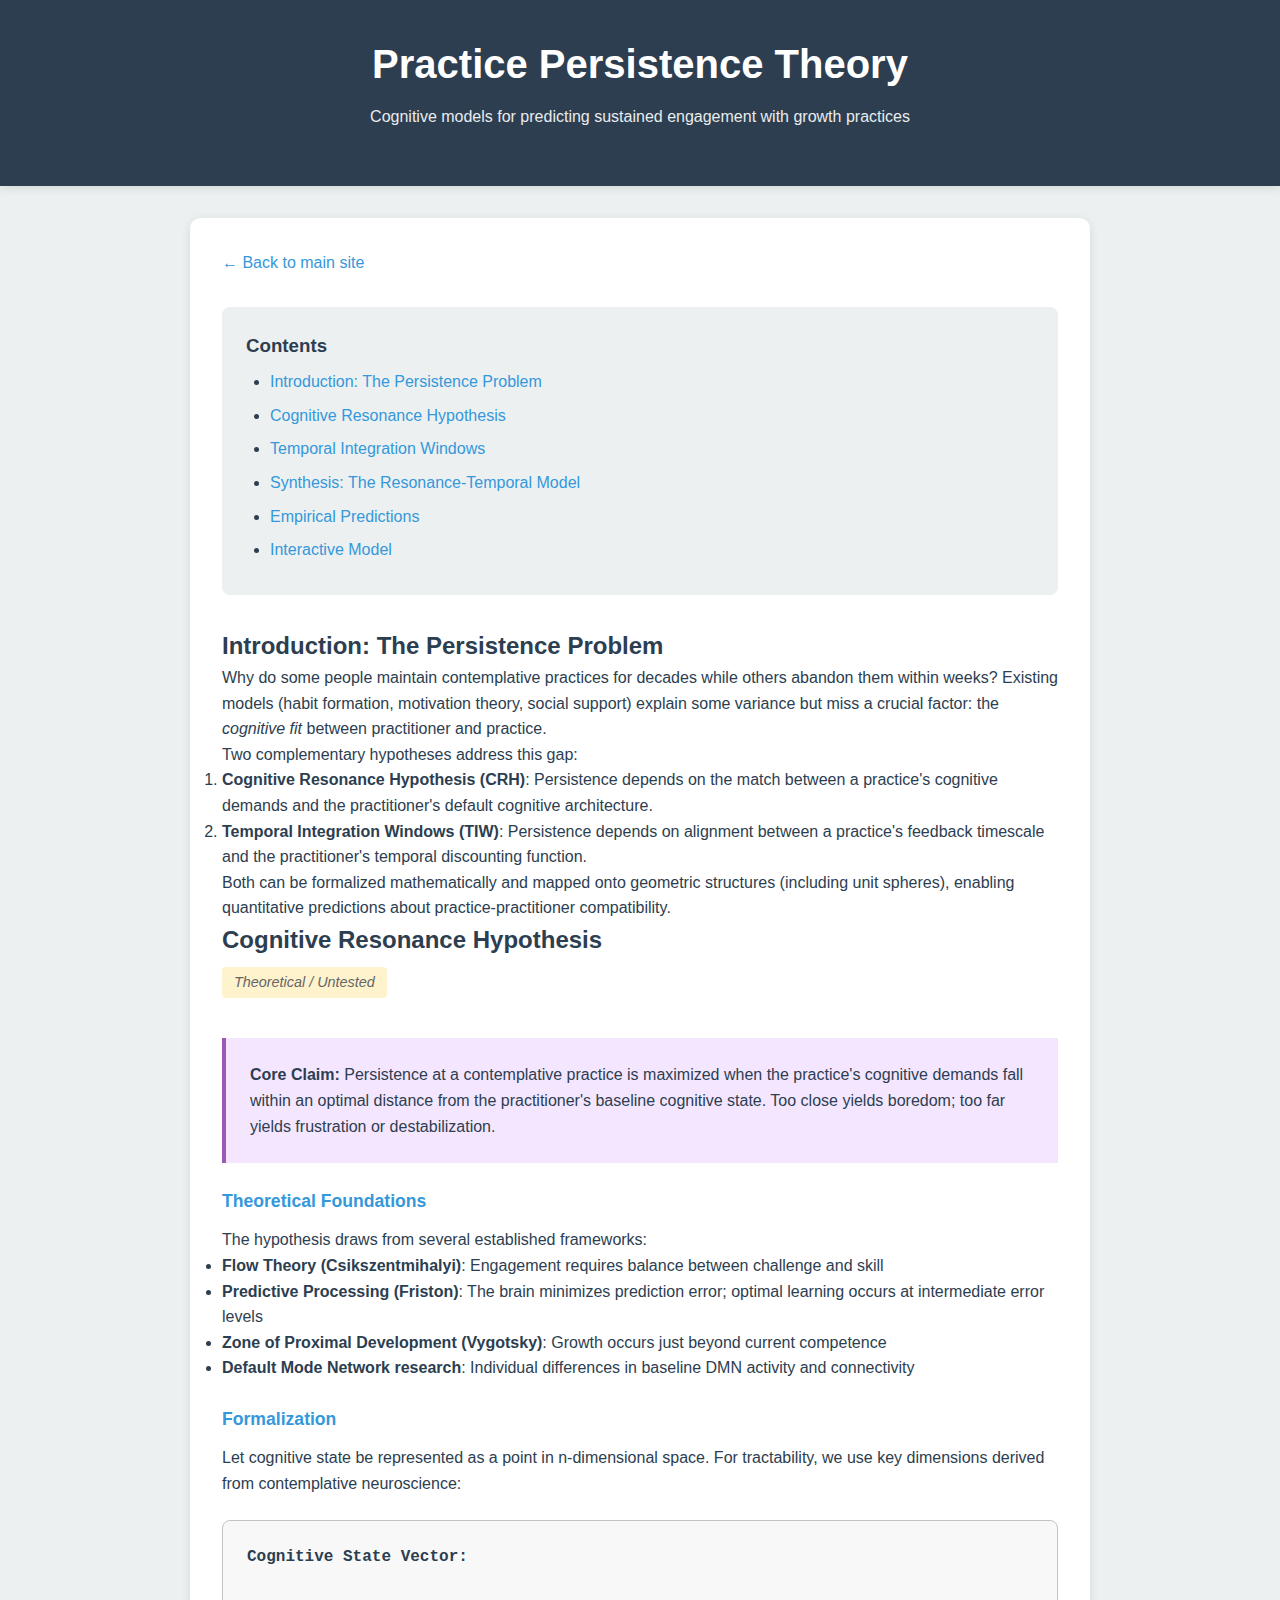
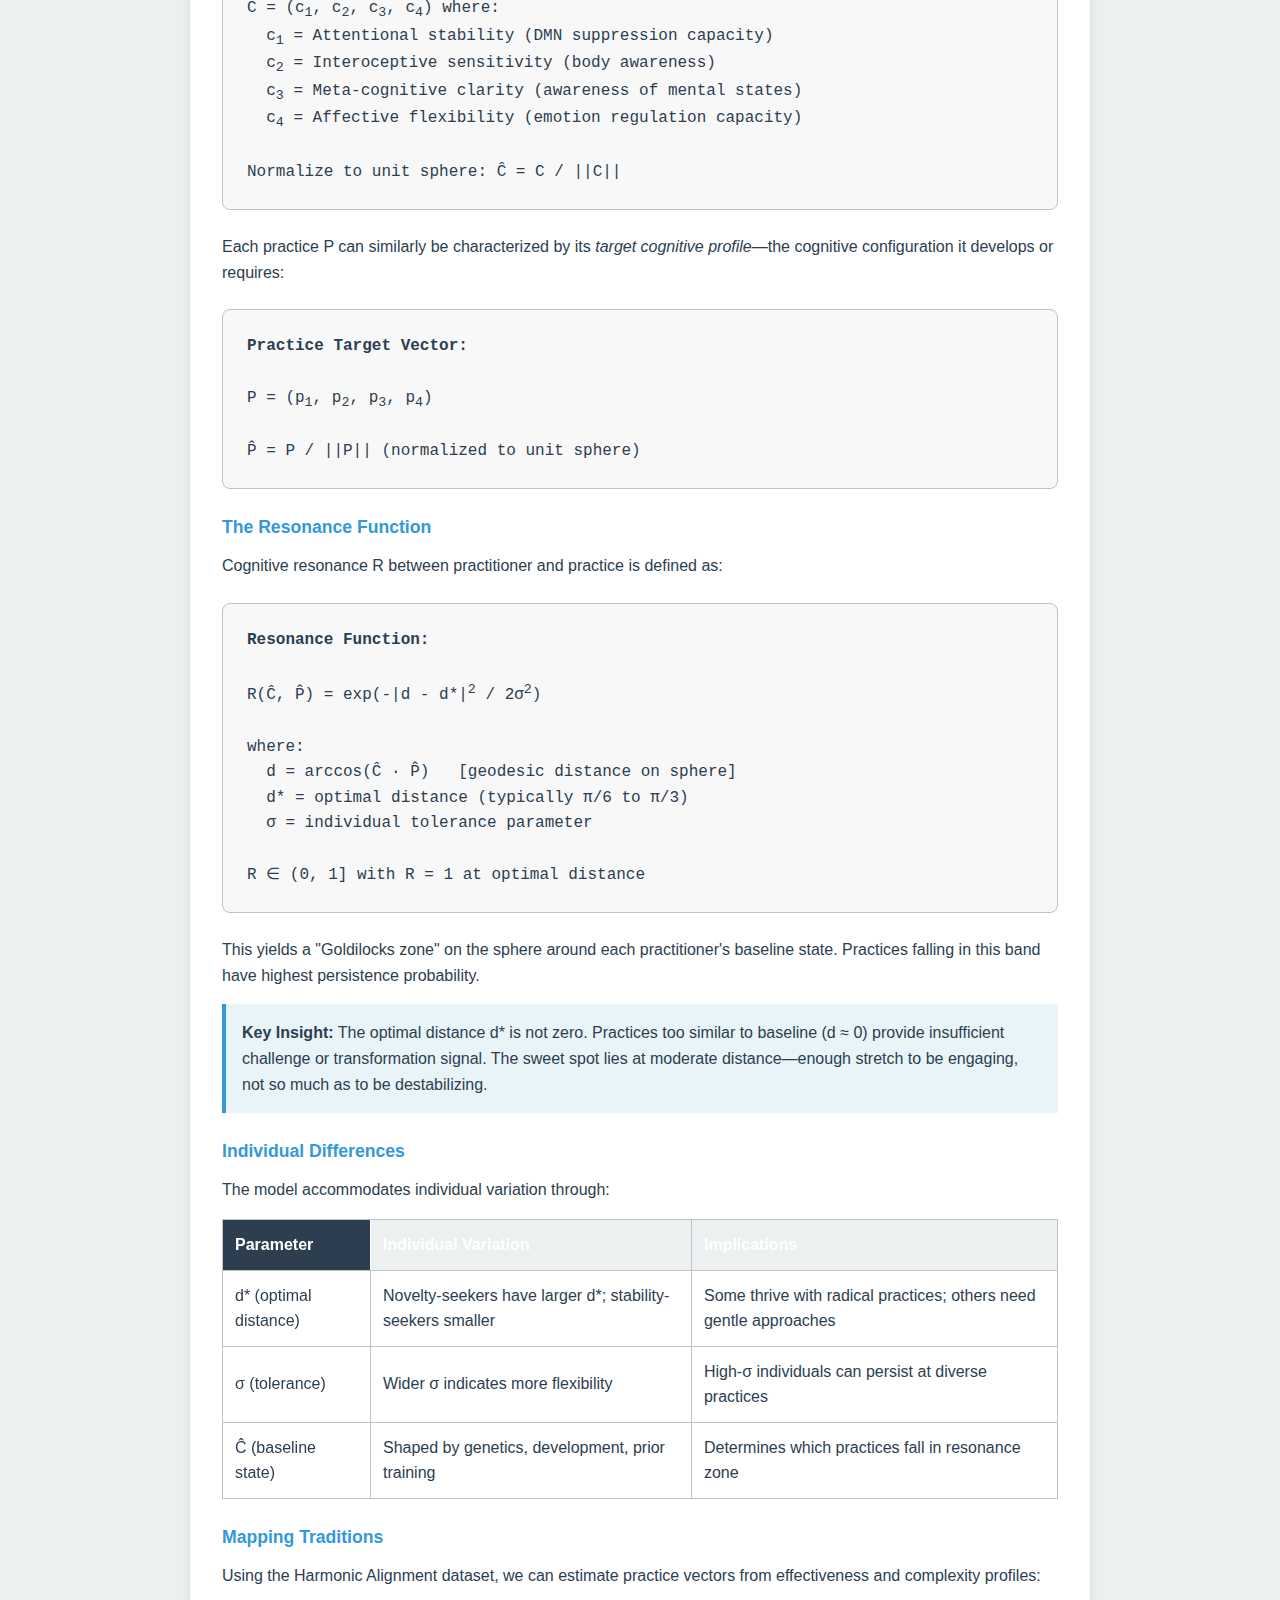
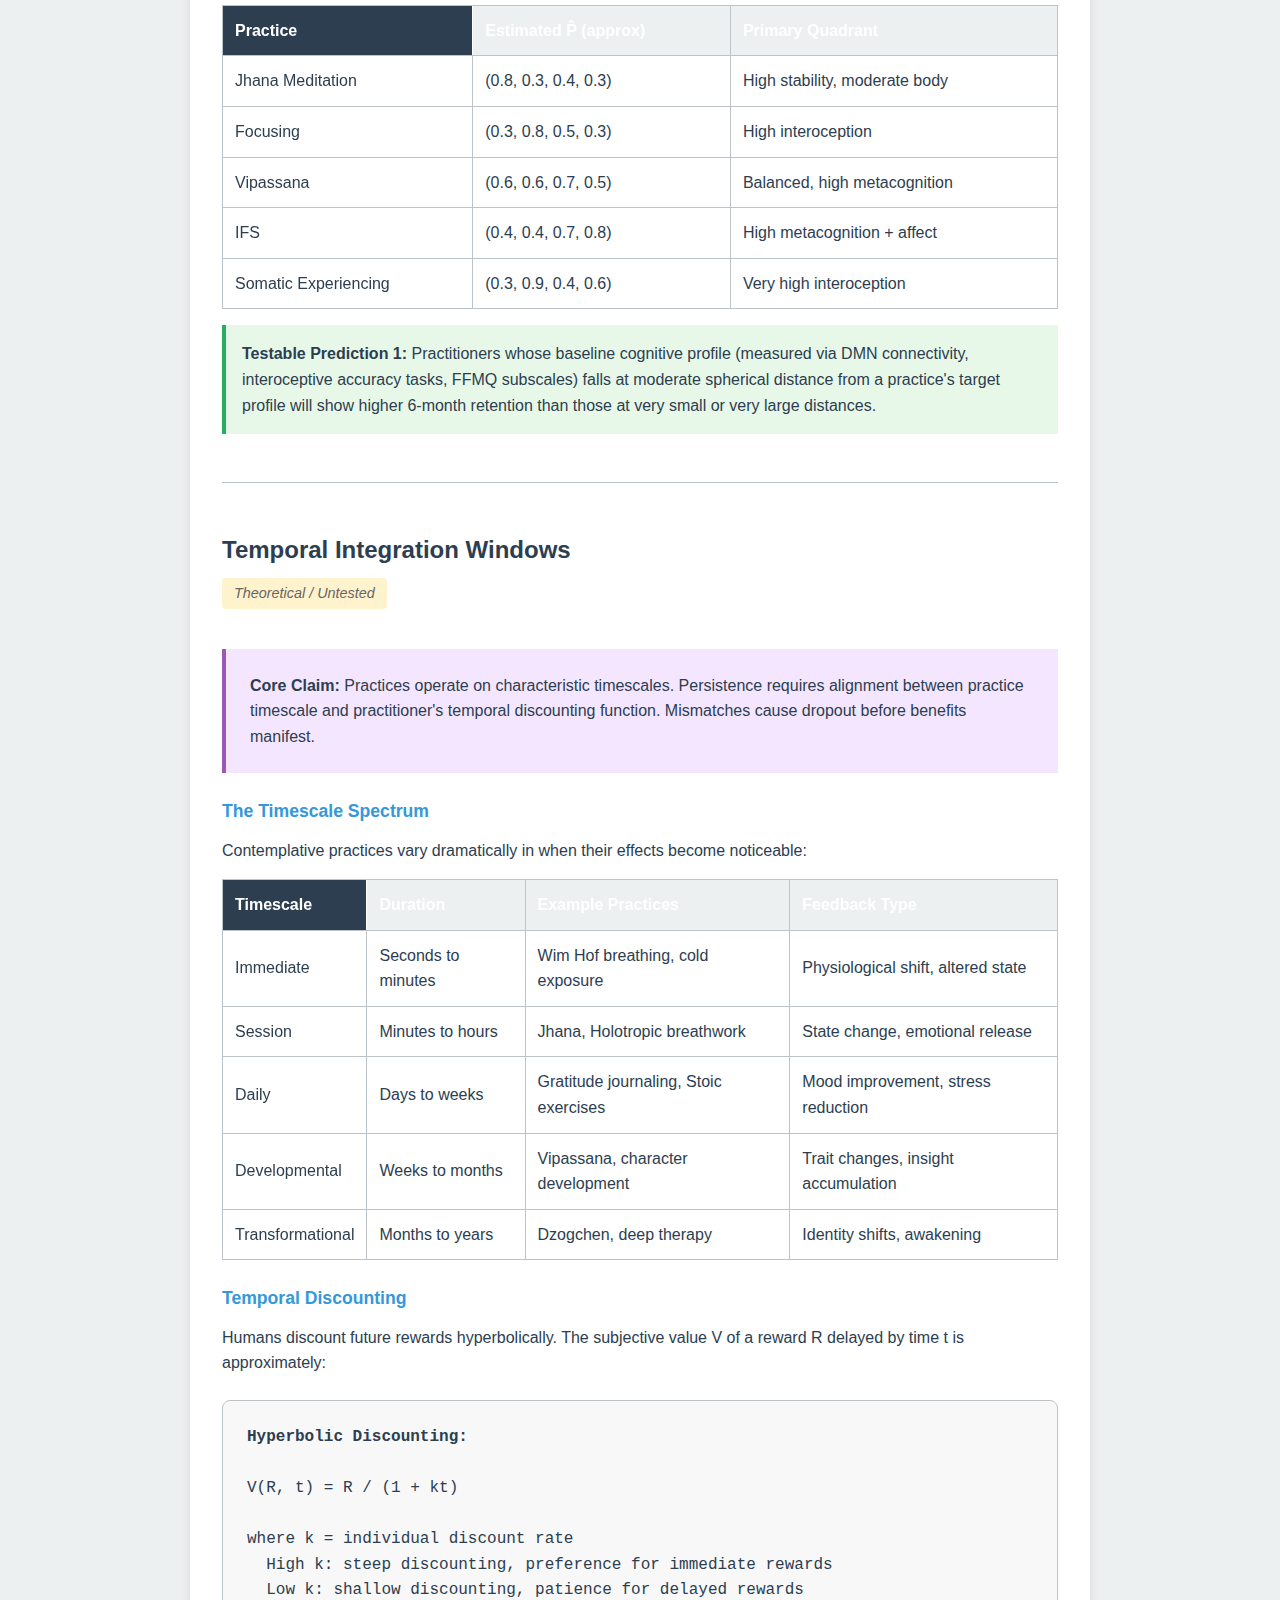
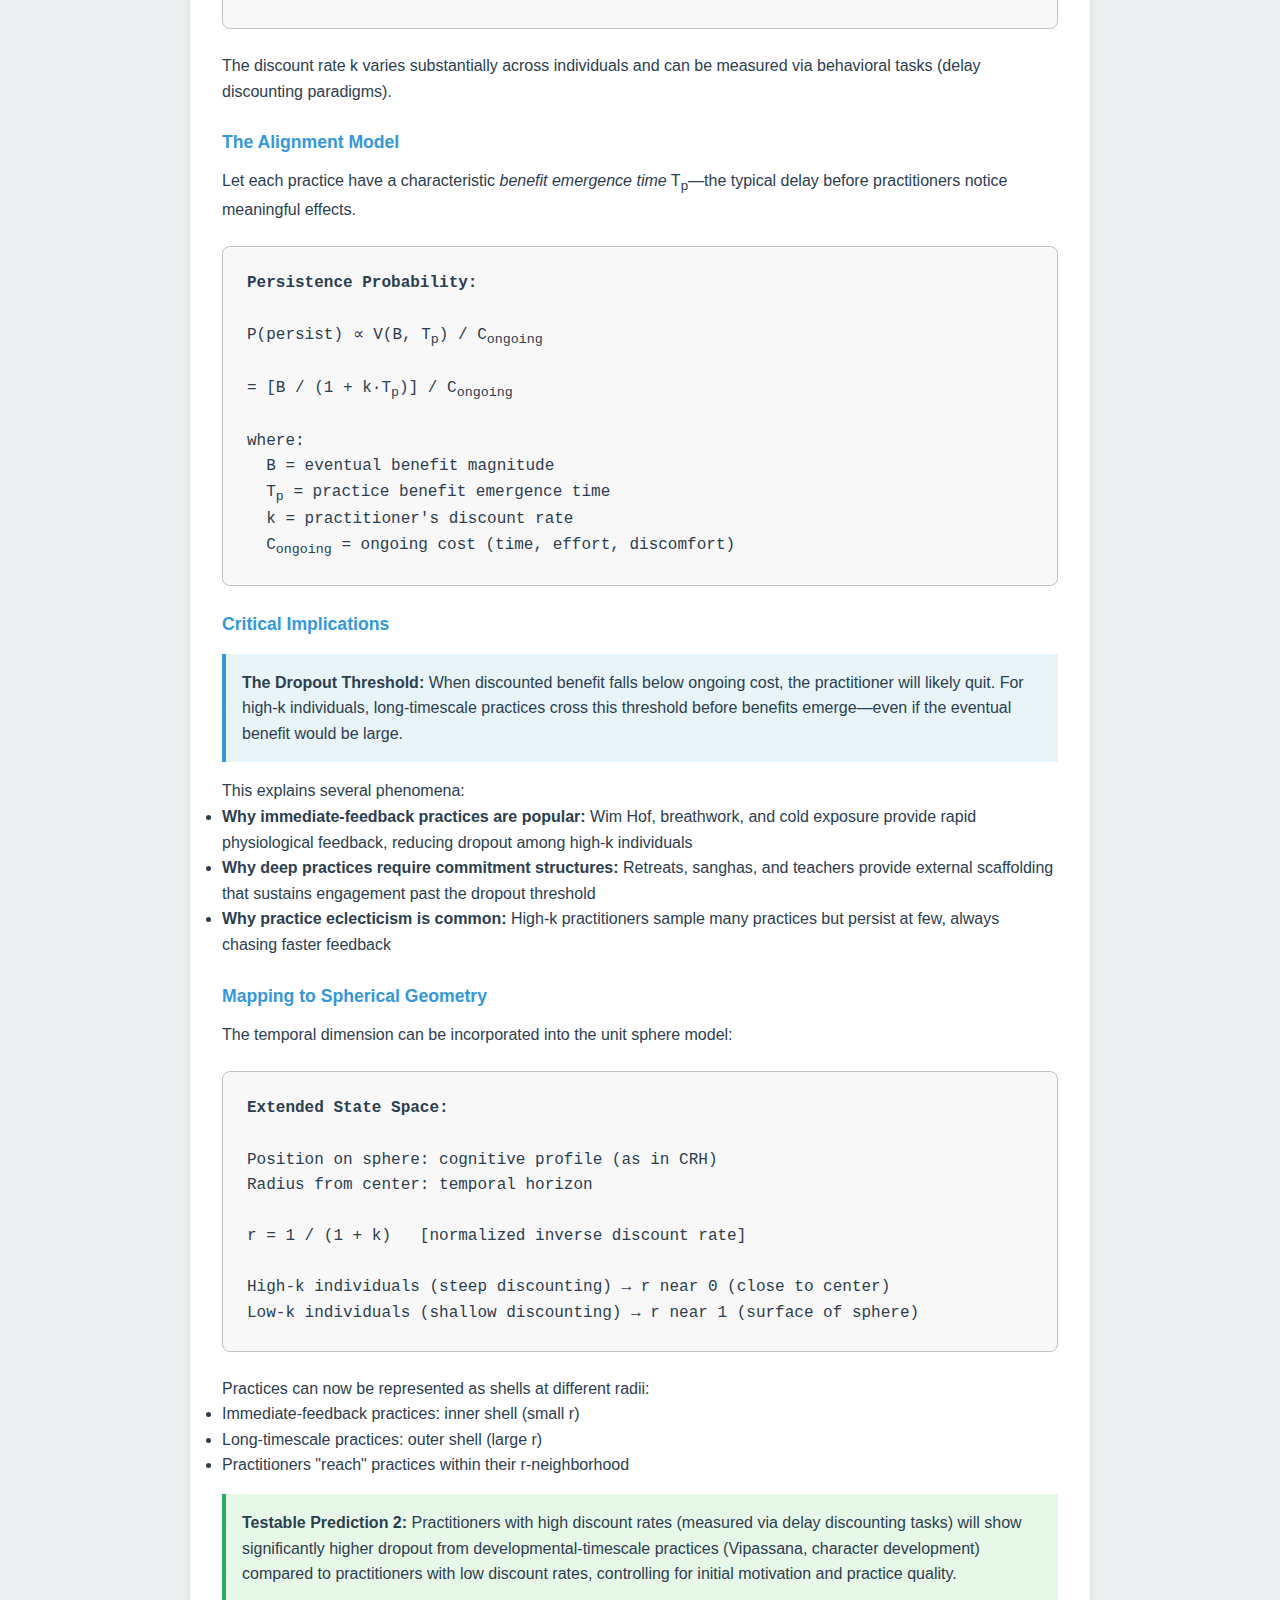
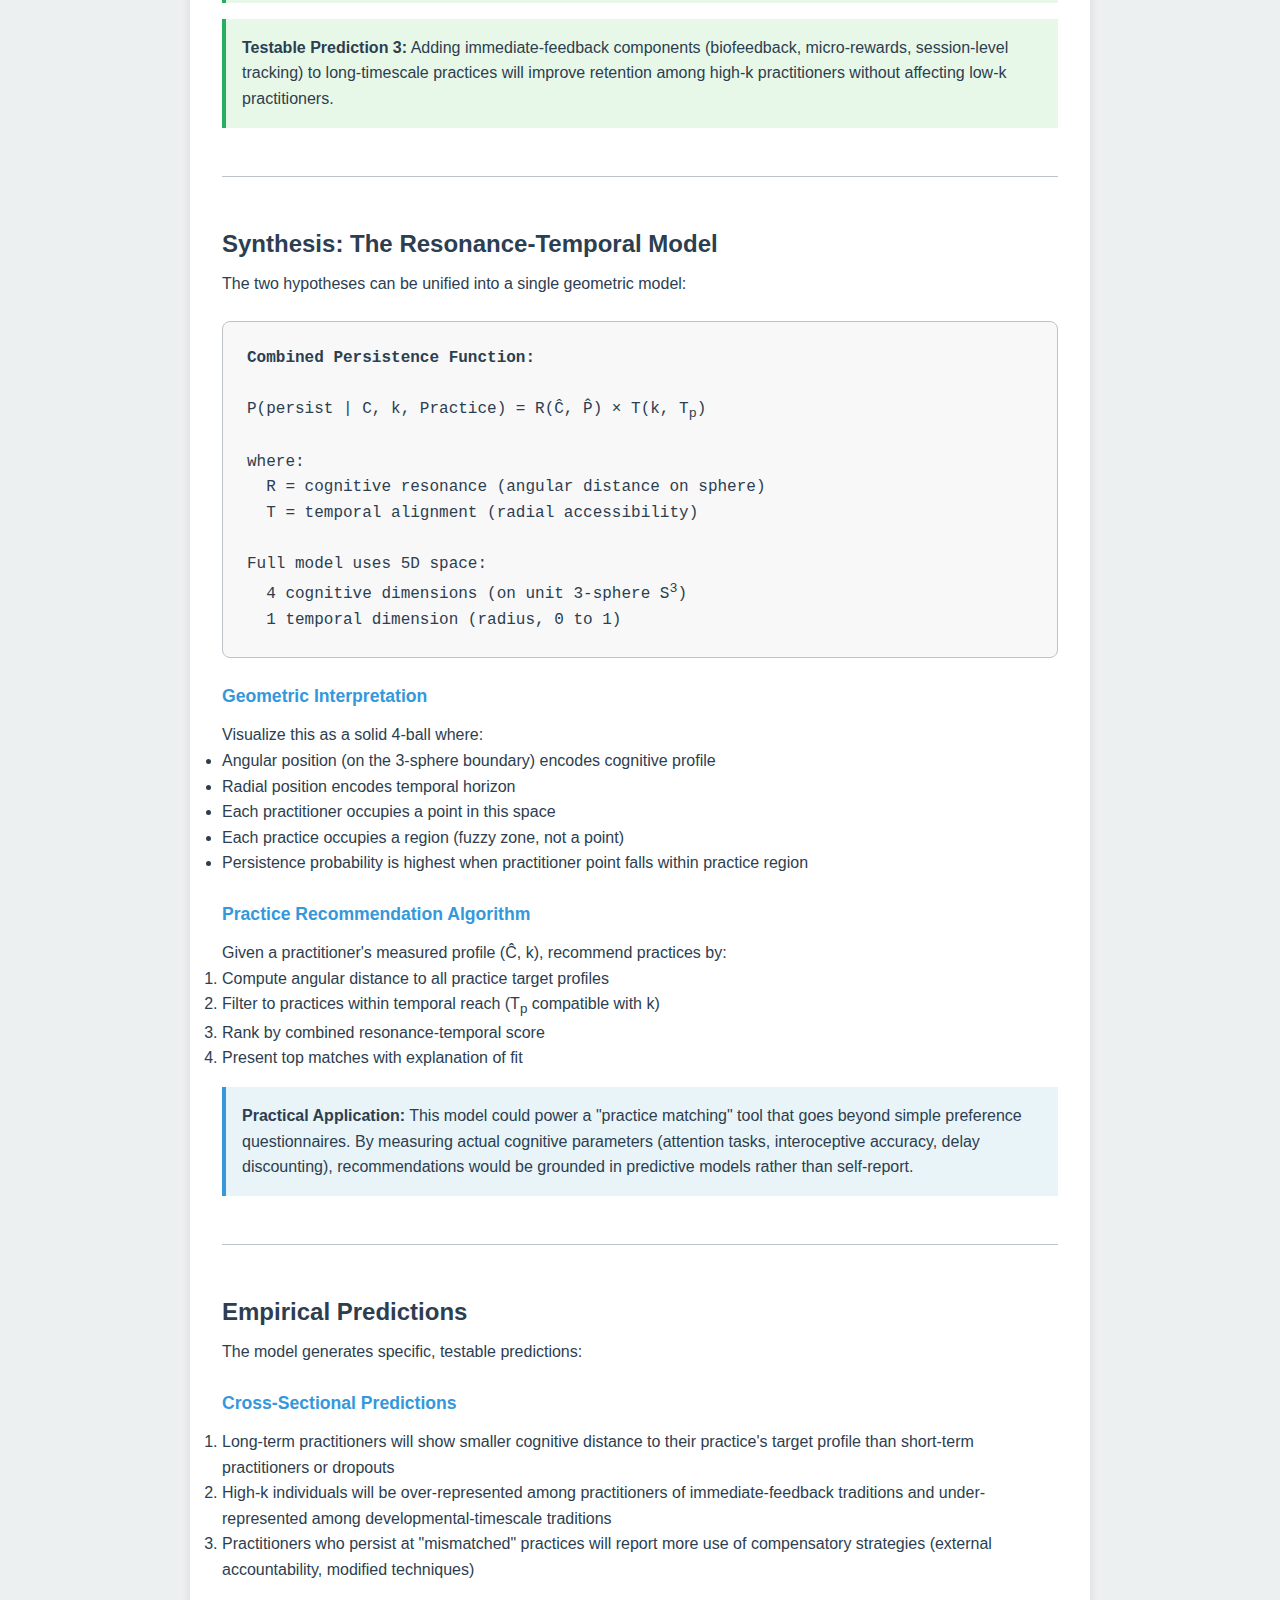
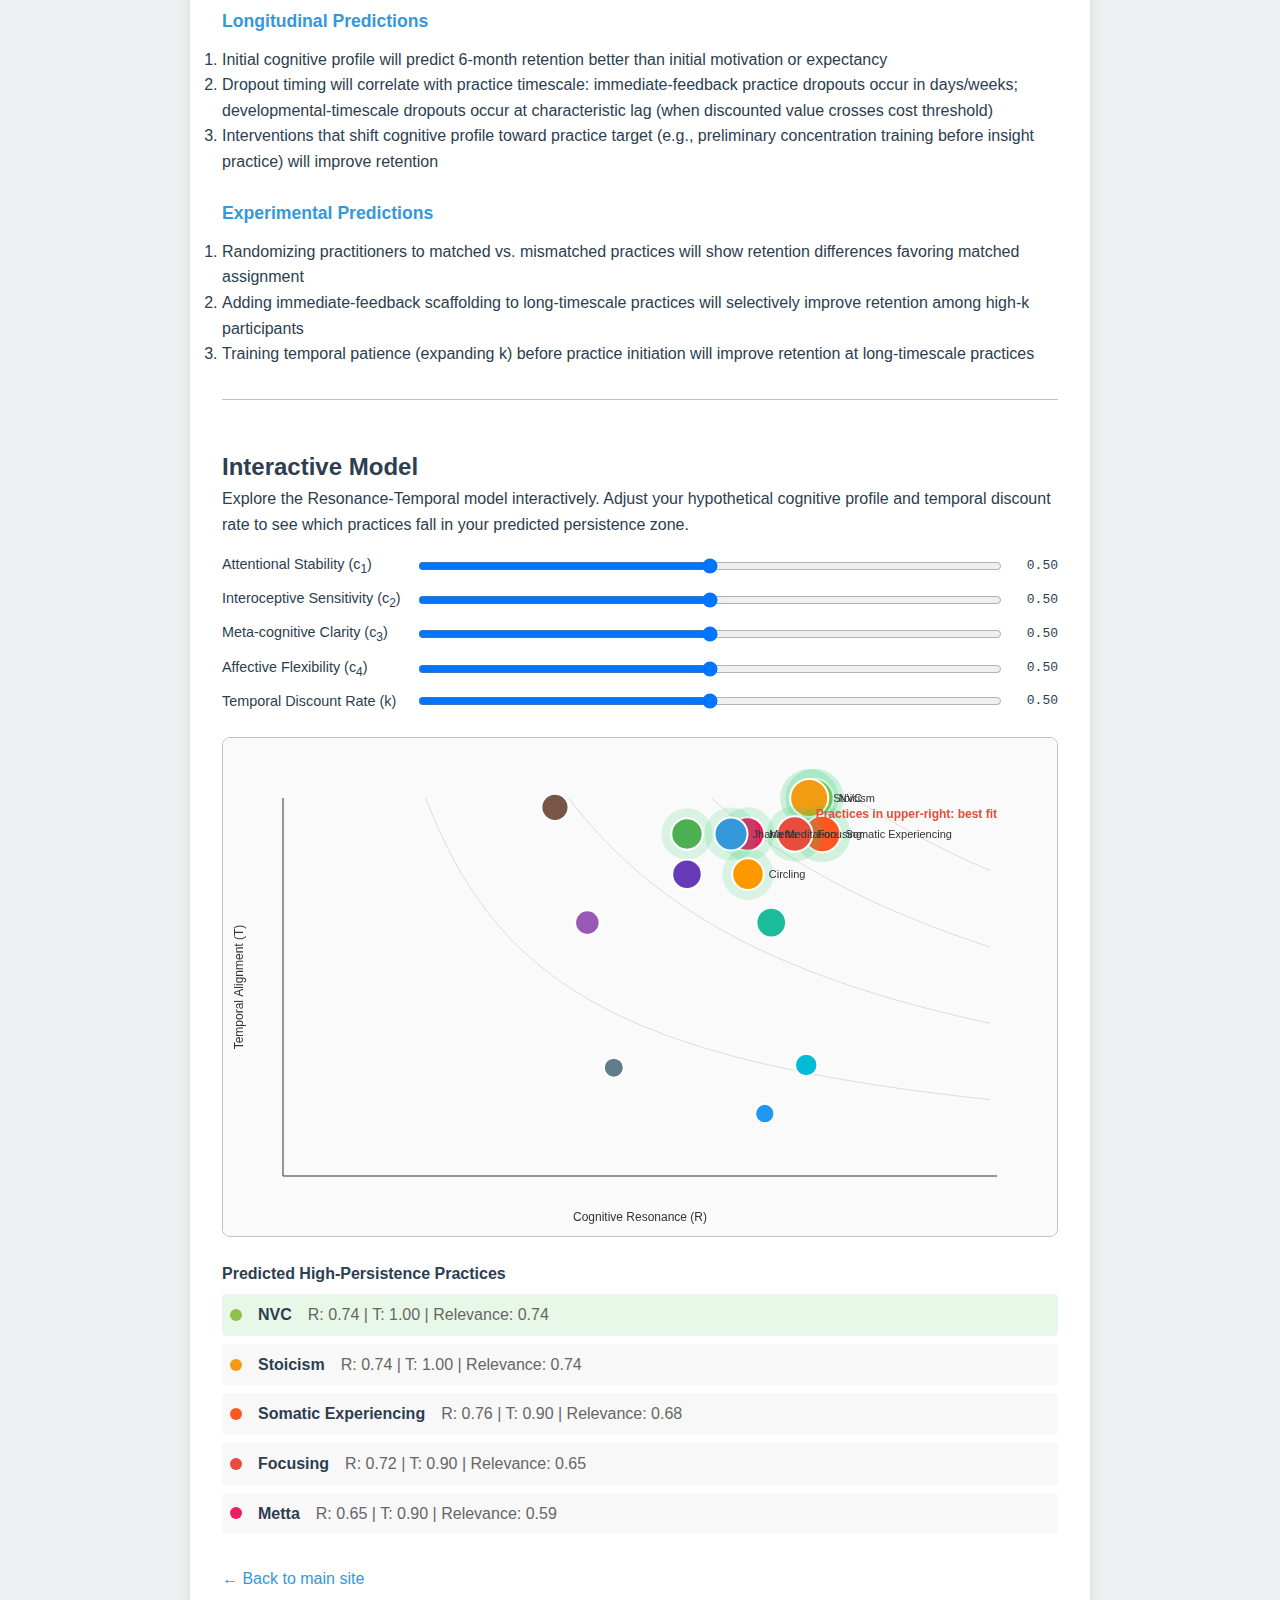
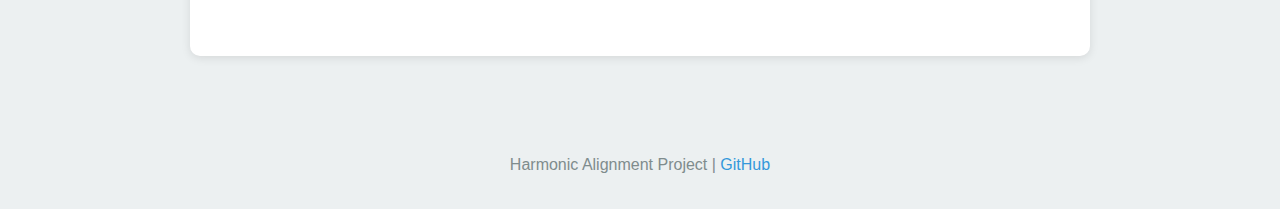
<file: persistence-theory.html>
<!DOCTYPE html>
<html lang="en">
<head>
    <meta charset="UTF-8">
    <meta name="viewport" content="width=device-width, initial-scale=1.0">
    <title>Practice Persistence Theory - Harmonic Alignment</title>
    <link rel="icon" type="image/svg+xml" href="favicon.svg">
    <link rel="stylesheet" href="styles.css">
    <style>
        .research-content {
            max-width: 900px;
            margin: 2rem auto;
            padding: 2rem;
            background: white;
            border-radius: 10px;
            box-shadow: 0 2px 10px rgba(0,0,0,0.1);
        }
        .framework {
            margin-bottom: 3rem;
            padding-bottom: 2rem;
            border-bottom: 1px solid var(--border);
        }
        .framework:last-child {
            border-bottom: none;
        }
        .framework h2 {
            color: var(--primary);
            margin-bottom: 0.5rem;
        }
        .framework-status {
            color: #666;
            font-style: italic;
            margin-bottom: 1rem;
            display: inline-block;
            padding: 0.25rem 0.75rem;
            background: #fff3cd;
            border-radius: 4px;
            font-size: 0.9rem;
        }
        .framework h3 {
            color: var(--secondary);
            margin-top: 1.5rem;
            margin-bottom: 0.75rem;
            font-size: 1.1rem;
        }
        .concept-box {
            background: #e8f4f8;
            padding: 1rem;
            border-left: 4px solid var(--secondary);
            margin: 1rem 0;
        }
        .hypothesis-box {
            background: #f5e6ff;
            padding: 1.5rem;
            border-left: 4px solid #9b59b6;
            margin: 1.5rem 0;
        }
        .prediction-box {
            background: #e8f8e8;
            padding: 1rem;
            border-left: 4px solid var(--success);
            margin: 1rem 0;
        }
        .math-box {
            background: #f8f8f8;
            padding: 1.5rem;
            border: 1px solid var(--border);
            border-radius: 8px;
            margin: 1.5rem 0;
            font-family: 'Courier New', monospace;
            overflow-x: auto;
        }
        .back-link {
            display: inline-block;
            margin-bottom: 2rem;
            color: var(--secondary);
            text-decoration: none;
        }
        .back-link:hover {
            text-decoration: underline;
        }
        table {
            width: 100%;
            border-collapse: collapse;
            margin: 1rem 0;
        }
        th, td {
            border: 1px solid var(--border);
            padding: 0.75rem;
            text-align: left;
        }
        th {
            background: var(--bg);
        }
        .toc {
            background: var(--bg);
            padding: 1.5rem;
            border-radius: 8px;
            margin-bottom: 2rem;
        }
        .toc h3 {
            margin-top: 0;
            color: var(--primary);
        }
        .toc ul {
            margin: 0;
            padding-left: 1.5rem;
        }
        .toc li {
            margin: 0.5rem 0;
        }
        .toc a {
            color: var(--secondary);
            text-decoration: none;
        }
        .toc a:hover {
            text-decoration: underline;
        }
        .viz-container {
            width: 100%;
            height: 500px;
            border: 1px solid var(--border);
            border-radius: 8px;
            background: #fafafa;
            position: relative;
            overflow: hidden;
            margin: 1.5rem 0;
        }
        .slider-group {
            display: flex;
            flex-direction: column;
            gap: 0.5rem;
            margin: 1rem 0;
        }
        .slider-row {
            display: flex;
            align-items: center;
            gap: 1rem;
        }
        .slider-row label {
            min-width: 180px;
            font-size: 0.9rem;
        }
        .slider-row input[type="range"] {
            flex: 1;
        }
        .slider-row .value {
            min-width: 40px;
            text-align: right;
            font-family: monospace;
        }
    </style>
</head>
<body>
    <header>
        <h1>Practice Persistence Theory</h1>
        <p>Cognitive models for predicting sustained engagement with growth practices</p>
    </header>

    <div class="research-content">
        <a href="index.html" class="back-link">&larr; Back to main site</a>

        <div class="toc">
            <h3>Contents</h3>
            <ul>
                <li><a href="#introduction">Introduction: The Persistence Problem</a></li>
                <li><a href="#crh">Cognitive Resonance Hypothesis</a></li>
                <li><a href="#tiw">Temporal Integration Windows</a></li>
                <li><a href="#synthesis">Synthesis: The Resonance-Temporal Model</a></li>
                <li><a href="#predictions">Empirical Predictions</a></li>
                <li><a href="#visualization">Interactive Model</a></li>
            </ul>
        </div>

        <section id="introduction">
            <h2>Introduction: The Persistence Problem</h2>

            <p>Why do some people maintain contemplative practices for decades while others abandon them within weeks? Existing models (habit formation, motivation theory, social support) explain some variance but miss a crucial factor: the <em>cognitive fit</em> between practitioner and practice.</p>

            <p>Two complementary hypotheses address this gap:</p>

            <ol>
                <li><strong>Cognitive Resonance Hypothesis (CRH)</strong>: Persistence depends on the match between a practice's cognitive demands and the practitioner's default cognitive architecture.</li>
                <li><strong>Temporal Integration Windows (TIW)</strong>: Persistence depends on alignment between a practice's feedback timescale and the practitioner's temporal discounting function.</li>
            </ol>

            <p>Both can be formalized mathematically and mapped onto geometric structures (including unit spheres), enabling quantitative predictions about practice-practitioner compatibility.</p>
        </section>

        <section id="crh" class="framework">
            <h2>Cognitive Resonance Hypothesis</h2>
            <span class="framework-status">Theoretical / Untested</span>

            <div class="hypothesis-box">
                <strong>Core Claim:</strong> Persistence at a contemplative practice is maximized when the practice's cognitive demands fall within an optimal distance from the practitioner's baseline cognitive state. Too close yields boredom; too far yields frustration or destabilization.
            </div>

            <h3>Theoretical Foundations</h3>

            <p>The hypothesis draws from several established frameworks:</p>

            <ul>
                <li><strong>Flow Theory (Csikszentmihalyi)</strong>: Engagement requires balance between challenge and skill</li>
                <li><strong>Predictive Processing (Friston)</strong>: The brain minimizes prediction error; optimal learning occurs at intermediate error levels</li>
                <li><strong>Zone of Proximal Development (Vygotsky)</strong>: Growth occurs just beyond current competence</li>
                <li><strong>Default Mode Network research</strong>: Individual differences in baseline DMN activity and connectivity</li>
            </ul>

            <h3>Formalization</h3>

            <p>Let cognitive state be represented as a point in n-dimensional space. For tractability, we use key dimensions derived from contemplative neuroscience:</p>

            <div class="math-box">
                <strong>Cognitive State Vector:</strong><br><br>
                C = (c<sub>1</sub>, c<sub>2</sub>, c<sub>3</sub>, c<sub>4</sub>) where:<br>
                &nbsp;&nbsp;c<sub>1</sub> = Attentional stability (DMN suppression capacity)<br>
                &nbsp;&nbsp;c<sub>2</sub> = Interoceptive sensitivity (body awareness)<br>
                &nbsp;&nbsp;c<sub>3</sub> = Meta-cognitive clarity (awareness of mental states)<br>
                &nbsp;&nbsp;c<sub>4</sub> = Affective flexibility (emotion regulation capacity)<br><br>

                Normalize to unit sphere: C&#x0302; = C / ||C||
            </div>

            <p>Each practice P can similarly be characterized by its <em>target cognitive profile</em>&mdash;the cognitive configuration it develops or requires:</p>

            <div class="math-box">
                <strong>Practice Target Vector:</strong><br><br>
                P = (p<sub>1</sub>, p<sub>2</sub>, p<sub>3</sub>, p<sub>4</sub>)<br><br>

                P&#x0302; = P / ||P|| (normalized to unit sphere)
            </div>

            <h3>The Resonance Function</h3>

            <p>Cognitive resonance R between practitioner and practice is defined as:</p>

            <div class="math-box">
                <strong>Resonance Function:</strong><br><br>
                R(C&#x0302;, P&#x0302;) = exp(-|d - d*|<sup>2</sup> / 2&sigma;<sup>2</sup>)<br><br>

                where:<br>
                &nbsp;&nbsp;d = arccos(C&#x0302; &middot; P&#x0302;) &nbsp;&nbsp;[geodesic distance on sphere]<br>
                &nbsp;&nbsp;d* = optimal distance (typically &pi;/6 to &pi;/3)<br>
                &nbsp;&nbsp;&sigma; = individual tolerance parameter<br><br>

                R &isin; (0, 1] with R = 1 at optimal distance
            </div>

            <p>This yields a "Goldilocks zone" on the sphere around each practitioner's baseline state. Practices falling in this band have highest persistence probability.</p>

            <div class="concept-box">
                <strong>Key Insight:</strong> The optimal distance d* is not zero. Practices too similar to baseline (d &approx; 0) provide insufficient challenge or transformation signal. The sweet spot lies at moderate distance&mdash;enough stretch to be engaging, not so much as to be destabilizing.
            </div>

            <h3>Individual Differences</h3>

            <p>The model accommodates individual variation through:</p>

            <table>
                <tr>
                    <th>Parameter</th>
                    <th>Individual Variation</th>
                    <th>Implications</th>
                </tr>
                <tr>
                    <td>d* (optimal distance)</td>
                    <td>Novelty-seekers have larger d*; stability-seekers smaller</td>
                    <td>Some thrive with radical practices; others need gentle approaches</td>
                </tr>
                <tr>
                    <td>&sigma; (tolerance)</td>
                    <td>Wider &sigma; indicates more flexibility</td>
                    <td>High-&sigma; individuals can persist at diverse practices</td>
                </tr>
                <tr>
                    <td>C&#x0302; (baseline state)</td>
                    <td>Shaped by genetics, development, prior training</td>
                    <td>Determines which practices fall in resonance zone</td>
                </tr>
            </table>

            <h3>Mapping Traditions</h3>

            <p>Using the Harmonic Alignment dataset, we can estimate practice vectors from effectiveness and complexity profiles:</p>

            <table>
                <tr>
                    <th>Practice</th>
                    <th>Estimated P&#x0302; (approx)</th>
                    <th>Primary Quadrant</th>
                </tr>
                <tr>
                    <td>Jhana Meditation</td>
                    <td>(0.8, 0.3, 0.4, 0.3)</td>
                    <td>High stability, moderate body</td>
                </tr>
                <tr>
                    <td>Focusing</td>
                    <td>(0.3, 0.8, 0.5, 0.3)</td>
                    <td>High interoception</td>
                </tr>
                <tr>
                    <td>Vipassana</td>
                    <td>(0.6, 0.6, 0.7, 0.5)</td>
                    <td>Balanced, high metacognition</td>
                </tr>
                <tr>
                    <td>IFS</td>
                    <td>(0.4, 0.4, 0.7, 0.8)</td>
                    <td>High metacognition + affect</td>
                </tr>
                <tr>
                    <td>Somatic Experiencing</td>
                    <td>(0.3, 0.9, 0.4, 0.6)</td>
                    <td>Very high interoception</td>
                </tr>
            </table>

            <div class="prediction-box">
                <strong>Testable Prediction 1:</strong> Practitioners whose baseline cognitive profile (measured via DMN connectivity, interoceptive accuracy tasks, FFMQ subscales) falls at moderate spherical distance from a practice's target profile will show higher 6-month retention than those at very small or very large distances.
            </div>
        </section>

        <section id="tiw" class="framework">
            <h2>Temporal Integration Windows</h2>
            <span class="framework-status">Theoretical / Untested</span>

            <div class="hypothesis-box">
                <strong>Core Claim:</strong> Practices operate on characteristic timescales. Persistence requires alignment between practice timescale and practitioner's temporal discounting function. Mismatches cause dropout before benefits manifest.
            </div>

            <h3>The Timescale Spectrum</h3>

            <p>Contemplative practices vary dramatically in when their effects become noticeable:</p>

            <table>
                <tr>
                    <th>Timescale</th>
                    <th>Duration</th>
                    <th>Example Practices</th>
                    <th>Feedback Type</th>
                </tr>
                <tr>
                    <td>Immediate</td>
                    <td>Seconds to minutes</td>
                    <td>Wim Hof breathing, cold exposure</td>
                    <td>Physiological shift, altered state</td>
                </tr>
                <tr>
                    <td>Session</td>
                    <td>Minutes to hours</td>
                    <td>Jhana, Holotropic breathwork</td>
                    <td>State change, emotional release</td>
                </tr>
                <tr>
                    <td>Daily</td>
                    <td>Days to weeks</td>
                    <td>Gratitude journaling, Stoic exercises</td>
                    <td>Mood improvement, stress reduction</td>
                </tr>
                <tr>
                    <td>Developmental</td>
                    <td>Weeks to months</td>
                    <td>Vipassana, character development</td>
                    <td>Trait changes, insight accumulation</td>
                </tr>
                <tr>
                    <td>Transformational</td>
                    <td>Months to years</td>
                    <td>Dzogchen, deep therapy</td>
                    <td>Identity shifts, awakening</td>
                </tr>
            </table>

            <h3>Temporal Discounting</h3>

            <p>Humans discount future rewards hyperbolically. The subjective value V of a reward R delayed by time t is approximately:</p>

            <div class="math-box">
                <strong>Hyperbolic Discounting:</strong><br><br>
                V(R, t) = R / (1 + kt)<br><br>

                where k = individual discount rate<br>
                &nbsp;&nbsp;High k: steep discounting, preference for immediate rewards<br>
                &nbsp;&nbsp;Low k: shallow discounting, patience for delayed rewards
            </div>

            <p>The discount rate k varies substantially across individuals and can be measured via behavioral tasks (delay discounting paradigms).</p>

            <h3>The Alignment Model</h3>

            <p>Let each practice have a characteristic <em>benefit emergence time</em> T<sub>p</sub>&mdash;the typical delay before practitioners notice meaningful effects.</p>

            <div class="math-box">
                <strong>Persistence Probability:</strong><br><br>
                P(persist) &prop; V(B, T<sub>p</sub>) / C<sub>ongoing</sub><br><br>

                = [B / (1 + k&middot;T<sub>p</sub>)] / C<sub>ongoing</sub><br><br>

                where:<br>
                &nbsp;&nbsp;B = eventual benefit magnitude<br>
                &nbsp;&nbsp;T<sub>p</sub> = practice benefit emergence time<br>
                &nbsp;&nbsp;k = practitioner's discount rate<br>
                &nbsp;&nbsp;C<sub>ongoing</sub> = ongoing cost (time, effort, discomfort)
            </div>

            <h3>Critical Implications</h3>

            <div class="concept-box">
                <strong>The Dropout Threshold:</strong> When discounted benefit falls below ongoing cost, the practitioner will likely quit. For high-k individuals, long-timescale practices cross this threshold before benefits emerge&mdash;even if the eventual benefit would be large.
            </div>

            <p>This explains several phenomena:</p>

            <ul>
                <li><strong>Why immediate-feedback practices are popular:</strong> Wim Hof, breathwork, and cold exposure provide rapid physiological feedback, reducing dropout among high-k individuals</li>
                <li><strong>Why deep practices require commitment structures:</strong> Retreats, sanghas, and teachers provide external scaffolding that sustains engagement past the dropout threshold</li>
                <li><strong>Why practice eclecticism is common:</strong> High-k practitioners sample many practices but persist at few, always chasing faster feedback</li>
            </ul>

            <h3>Mapping to Spherical Geometry</h3>

            <p>The temporal dimension can be incorporated into the unit sphere model:</p>

            <div class="math-box">
                <strong>Extended State Space:</strong><br><br>
                Position on sphere: cognitive profile (as in CRH)<br>
                Radius from center: temporal horizon<br><br>

                r = 1 / (1 + k) &nbsp;&nbsp;[normalized inverse discount rate]<br><br>

                High-k individuals (steep discounting) &rarr; r near 0 (close to center)<br>
                Low-k individuals (shallow discounting) &rarr; r near 1 (surface of sphere)
            </div>

            <p>Practices can now be represented as shells at different radii:</p>

            <ul>
                <li>Immediate-feedback practices: inner shell (small r)</li>
                <li>Long-timescale practices: outer shell (large r)</li>
                <li>Practitioners "reach" practices within their r-neighborhood</li>
            </ul>

            <div class="prediction-box">
                <strong>Testable Prediction 2:</strong> Practitioners with high discount rates (measured via delay discounting tasks) will show significantly higher dropout from developmental-timescale practices (Vipassana, character development) compared to practitioners with low discount rates, controlling for initial motivation and practice quality.
            </div>

            <div class="prediction-box">
                <strong>Testable Prediction 3:</strong> Adding immediate-feedback components (biofeedback, micro-rewards, session-level tracking) to long-timescale practices will improve retention among high-k practitioners without affecting low-k practitioners.
            </div>
        </section>

        <section id="synthesis" class="framework">
            <h2>Synthesis: The Resonance-Temporal Model</h2>

            <p>The two hypotheses can be unified into a single geometric model:</p>

            <div class="math-box">
                <strong>Combined Persistence Function:</strong><br><br>
                P(persist | C, k, Practice) = R(C&#x0302;, P&#x0302;) &times; T(k, T<sub>p</sub>)<br><br>

                where:<br>
                &nbsp;&nbsp;R = cognitive resonance (angular distance on sphere)<br>
                &nbsp;&nbsp;T = temporal alignment (radial accessibility)<br><br>

                Full model uses 5D space:<br>
                &nbsp;&nbsp;4 cognitive dimensions (on unit 3-sphere S<sup>3</sup>)<br>
                &nbsp;&nbsp;1 temporal dimension (radius, 0 to 1)
            </div>

            <h3>Geometric Interpretation</h3>

            <p>Visualize this as a solid 4-ball where:</p>

            <ul>
                <li>Angular position (on the 3-sphere boundary) encodes cognitive profile</li>
                <li>Radial position encodes temporal horizon</li>
                <li>Each practitioner occupies a point in this space</li>
                <li>Each practice occupies a region (fuzzy zone, not a point)</li>
                <li>Persistence probability is highest when practitioner point falls within practice region</li>
            </ul>

            <h3>Practice Recommendation Algorithm</h3>

            <p>Given a practitioner's measured profile (C&#x0302;, k), recommend practices by:</p>

            <ol>
                <li>Compute angular distance to all practice target profiles</li>
                <li>Filter to practices within temporal reach (T<sub>p</sub> compatible with k)</li>
                <li>Rank by combined resonance-temporal score</li>
                <li>Present top matches with explanation of fit</li>
            </ol>

            <div class="concept-box">
                <strong>Practical Application:</strong> This model could power a "practice matching" tool that goes beyond simple preference questionnaires. By measuring actual cognitive parameters (attention tasks, interoceptive accuracy, delay discounting), recommendations would be grounded in predictive models rather than self-report.
            </div>
        </section>

        <section id="predictions" class="framework">
            <h2>Empirical Predictions</h2>

            <p>The model generates specific, testable predictions:</p>

            <h3>Cross-Sectional Predictions</h3>

            <ol>
                <li>Long-term practitioners will show smaller cognitive distance to their practice's target profile than short-term practitioners or dropouts</li>
                <li>High-k individuals will be over-represented among practitioners of immediate-feedback traditions and under-represented among developmental-timescale traditions</li>
                <li>Practitioners who persist at "mismatched" practices will report more use of compensatory strategies (external accountability, modified techniques)</li>
            </ol>

            <h3>Longitudinal Predictions</h3>

            <ol>
                <li>Initial cognitive profile will predict 6-month retention better than initial motivation or expectancy</li>
                <li>Dropout timing will correlate with practice timescale: immediate-feedback practice dropouts occur in days/weeks; developmental-timescale dropouts occur at characteristic lag (when discounted value crosses cost threshold)</li>
                <li>Interventions that shift cognitive profile toward practice target (e.g., preliminary concentration training before insight practice) will improve retention</li>
            </ol>

            <h3>Experimental Predictions</h3>

            <ol>
                <li>Randomizing practitioners to matched vs. mismatched practices will show retention differences favoring matched assignment</li>
                <li>Adding immediate-feedback scaffolding to long-timescale practices will selectively improve retention among high-k participants</li>
                <li>Training temporal patience (expanding k) before practice initiation will improve retention at long-timescale practices</li>
            </ol>
        </section>

        <section id="visualization">
            <h2>Interactive Model</h2>

            <p>Explore the Resonance-Temporal model interactively. Adjust your hypothetical cognitive profile and temporal discount rate to see which practices fall in your predicted persistence zone.</p>

            <div class="slider-group">
                <div class="slider-row">
                    <label>Attentional Stability (c<sub>1</sub>)</label>
                    <input type="range" id="c1" min="0" max="100" value="50" oninput="updateModel()">
                    <span class="value" id="c1-val">0.50</span>
                </div>
                <div class="slider-row">
                    <label>Interoceptive Sensitivity (c<sub>2</sub>)</label>
                    <input type="range" id="c2" min="0" max="100" value="50" oninput="updateModel()">
                    <span class="value" id="c2-val">0.50</span>
                </div>
                <div class="slider-row">
                    <label>Meta-cognitive Clarity (c<sub>3</sub>)</label>
                    <input type="range" id="c3" min="0" max="100" value="50" oninput="updateModel()">
                    <span class="value" id="c3-val">0.50</span>
                </div>
                <div class="slider-row">
                    <label>Affective Flexibility (c<sub>4</sub>)</label>
                    <input type="range" id="c4" min="0" max="100" value="50" oninput="updateModel()">
                    <span class="value" id="c4-val">0.50</span>
                </div>
                <div class="slider-row">
                    <label>Temporal Discount Rate (k)</label>
                    <input type="range" id="k" min="0" max="100" value="50" oninput="updateModel()">
                    <span class="value" id="k-val">0.50</span>
                </div>
            </div>

            <div class="viz-container" id="model-viz">
                <canvas id="viz-canvas"></canvas>
            </div>

            <div id="recommendations" style="margin-top: 1rem;">
                <h4>Predicted High-Persistence Practices</h4>
                <div id="rec-list"></div>
            </div>
        </section>

        <p style="margin-top: 2rem;"><a href="index.html" class="back-link">&larr; Back to main site</a></p>
    </div>

    <script>
    // Practice profiles (estimated from traditions.json data)
    const practices = [
        { id: 'jhana', name: 'Jhana Meditation', p: [0.8, 0.4, 0.5, 0.4], timescale: 0.6, color: '#3498db' },
        { id: 'vipassana', name: 'Vipassana', p: [0.6, 0.6, 0.8, 0.6], timescale: 0.7, color: '#9b59b6' },
        { id: 'focusing', name: 'Focusing', p: [0.3, 0.9, 0.5, 0.5], timescale: 0.4, color: '#e74c3c' },
        { id: 'stoicism', name: 'Stoicism', p: [0.5, 0.2, 0.8, 0.7], timescale: 0.5, color: '#f39c12' },
        { id: 'ifs', name: 'IFS', p: [0.4, 0.4, 0.8, 0.9], timescale: 0.7, color: '#1abc9c' },
        { id: 'metta', name: 'Metta', p: [0.4, 0.3, 0.4, 0.7], timescale: 0.4, color: '#e91e63' },
        { id: 'somatic-exp', name: 'Somatic Experiencing', p: [0.3, 0.95, 0.4, 0.7], timescale: 0.6, color: '#ff5722' },
        { id: 'wim-hof', name: 'Wim Hof Method', p: [0.5, 0.8, 0.2, 0.6], timescale: 0.15, color: '#00bcd4' },
        { id: 'zen', name: 'Zen (Zazen)', p: [0.7, 0.5, 0.7, 0.5], timescale: 0.75, color: '#607d8b' },
        { id: 'nvc', name: 'NVC', p: [0.3, 0.3, 0.6, 0.8], timescale: 0.5, color: '#8bc34a' },
        { id: 'circling', name: 'Circling', p: [0.3, 0.5, 0.8, 0.7], timescale: 0.35, color: '#ff9800' },
        { id: 'mbsr', name: 'MBSR', p: [0.5, 0.6, 0.5, 0.6], timescale: 0.45, color: '#795548' },
        { id: 'yoga', name: 'Hatha Yoga', p: [0.5, 0.8, 0.4, 0.6], timescale: 0.35, color: '#673ab7' },
        { id: 'qigong', name: 'Qigong', p: [0.5, 0.8, 0.4, 0.6], timescale: 0.4, color: '#4caf50' },
        { id: 'open-awareness', name: 'Open Awareness', p: [0.4, 0.4, 0.9, 0.6], timescale: 0.8, color: '#2196f3' }
    ];

    // Normalize a vector
    function normalize(v) {
        const mag = Math.sqrt(v.reduce((sum, x) => sum + x * x, 0));
        return v.map(x => x / mag);
    }

    // Dot product
    function dot(a, b) {
        return a.reduce((sum, ai, i) => sum + ai * b[i], 0);
    }

    // Angular distance on unit sphere
    function angularDistance(a, b) {
        const d = dot(normalize(a), normalize(b));
        return Math.acos(Math.max(-1, Math.min(1, d)));
    }

    // Resonance function
    function resonance(c, p, optimalDist = Math.PI / 4, sigma = 0.5) {
        const d = angularDistance(c, p);
        return Math.exp(-Math.pow(d - optimalDist, 2) / (2 * sigma * sigma));
    }

    // Temporal alignment
    function temporalAlignment(k, tp) {
        // k: discount rate (0 = patient, 1 = impatient)
        // tp: practice timescale (0 = immediate, 1 = long-term)
        const reach = 1 - k; // how far into future practitioner can reach
        if (tp <= reach + 0.2) {
            return Math.exp(-Math.pow(tp - reach, 2) / 0.1);
        }
        return Math.exp(-Math.pow(tp - reach, 2) / 0.05);
    }

    // Combined persistence score
    function persistenceScore(c, k, practice) {
        const r = resonance(c, practice.p);
        const t = temporalAlignment(k, practice.timescale);
        return r * t;
    }

    let canvas, ctx;

    function initCanvas() {
        canvas = document.getElementById('viz-canvas');
        const container = document.getElementById('model-viz');
        canvas.width = container.clientWidth;
        canvas.height = container.clientHeight;
        ctx = canvas.getContext('2d');
    }

    function updateModel() {
        // Read slider values
        const c1 = document.getElementById('c1').value / 100;
        const c2 = document.getElementById('c2').value / 100;
        const c3 = document.getElementById('c3').value / 100;
        const c4 = document.getElementById('c4').value / 100;
        const k = document.getElementById('k').value / 100;

        // Update displayed values
        document.getElementById('c1-val').textContent = c1.toFixed(2);
        document.getElementById('c2-val').textContent = c2.toFixed(2);
        document.getElementById('c3-val').textContent = c3.toFixed(2);
        document.getElementById('c4-val').textContent = c4.toFixed(2);
        document.getElementById('k-val').textContent = k.toFixed(2);

        const c = [c1, c2, c3, c4];

        // Calculate scores for all practices
        const scores = practices.map(p => ({
            ...p,
            score: persistenceScore(c, k, p),
            resonance: resonance(c, p.p),
            temporal: temporalAlignment(k, p.timescale)
        }));

        // Sort by score
        scores.sort((a, b) => b.score - a.score);

        // Draw visualization
        drawVisualization(c, k, scores);

        // Update recommendations
        updateRecommendations(scores);
    }

    function drawVisualization(c, k, scores) {
        if (!ctx) initCanvas();

        const w = canvas.width;
        const h = canvas.height;

        ctx.clearRect(0, 0, w, h);

        // Draw axes
        const margin = 60;
        const plotW = w - 2 * margin;
        const plotH = h - 2 * margin;

        // Background
        ctx.fillStyle = '#fafafa';
        ctx.fillRect(0, 0, w, h);

        // X axis: Cognitive Resonance
        ctx.strokeStyle = '#333';
        ctx.lineWidth = 1;
        ctx.beginPath();
        ctx.moveTo(margin, h - margin);
        ctx.lineTo(w - margin, h - margin);
        ctx.stroke();

        // Y axis: Temporal Alignment
        ctx.beginPath();
        ctx.moveTo(margin, h - margin);
        ctx.lineTo(margin, margin);
        ctx.stroke();

        // Axis labels
        ctx.fillStyle = '#333';
        ctx.font = '12px sans-serif';
        ctx.textAlign = 'center';
        ctx.fillText('Cognitive Resonance (R)', w / 2, h - 15);

        ctx.save();
        ctx.translate(20, h / 2);
        ctx.rotate(-Math.PI / 2);
        ctx.fillText('Temporal Alignment (T)', 0, 0);
        ctx.restore();

        // Draw persistence contours
        ctx.strokeStyle = 'rgba(100, 100, 100, 0.2)';
        ctx.lineWidth = 1;
        [0.2, 0.4, 0.6, 0.8].forEach(level => {
            ctx.beginPath();
            // Contour: R * T = level, so T = level / R
            for (let rx = 0.01; rx <= 1; rx += 0.01) {
                const ty = level / rx;
                if (ty >= 0 && ty <= 1) {
                    const px = margin + rx * plotW;
                    const py = h - margin - ty * plotH;
                    if (rx === 0.01) ctx.moveTo(px, py);
                    else ctx.lineTo(px, py);
                }
            }
            ctx.stroke();
        });

        // Draw practices
        scores.forEach((p, i) => {
            const x = margin + p.resonance * plotW;
            const y = h - margin - p.temporal * plotH;
            const r = 8 + p.score * 15;

            // Glow for high scores
            if (p.score > 0.5) {
                ctx.fillStyle = `rgba(46, 204, 113, ${p.score * 0.3})`;
                ctx.beginPath();
                ctx.arc(x, y, r + 10, 0, Math.PI * 2);
                ctx.fill();
            }

            // Circle
            ctx.fillStyle = p.color;
            ctx.beginPath();
            ctx.arc(x, y, r, 0, Math.PI * 2);
            ctx.fill();

            ctx.strokeStyle = '#fff';
            ctx.lineWidth = 2;
            ctx.stroke();

            // Label (top 5 only)
            if (i < 7) {
                ctx.fillStyle = '#333';
                ctx.font = '11px sans-serif';
                ctx.textAlign = 'left';
                ctx.fillText(p.name, x + r + 5, y + 4);
            }
        });

        // Draw "you are here" indicator
        ctx.fillStyle = '#e74c3c';
        ctx.font = 'bold 12px sans-serif';
        ctx.textAlign = 'right';
        ctx.fillText('Practices in upper-right: best fit', w - margin, margin + 20);
    }

    function updateRecommendations(scores) {
        const recList = document.getElementById('rec-list');
        const top5 = scores.slice(0, 5);

        recList.innerHTML = top5.map((p, i) => `
            <div style="display: flex; align-items: center; gap: 1rem; margin: 0.5rem 0; padding: 0.5rem; background: ${i === 0 ? '#e8f8e8' : '#f8f8f8'}; border-radius: 4px;">
                <span style="width: 12px; height: 12px; background: ${p.color}; border-radius: 50%;"></span>
                <strong>${p.name}</strong>
                <span style="color: #666;">R: ${p.resonance.toFixed(2)} | T: ${p.temporal.toFixed(2)} | Relevance: ${p.score.toFixed(2)}</span>
            </div>
        `).join('');
    }

    // Initialize
    window.addEventListener('load', () => {
        initCanvas();
        updateModel();
    });

    window.addEventListener('resize', () => {
        initCanvas();
        updateModel();
    });
    </script>

    <footer>
        <p>Harmonic Alignment Project | <a href="https://github.com/justinshenk/harmonic-alignment">GitHub</a></p>
    </footer>
</body>
</html>
</file>
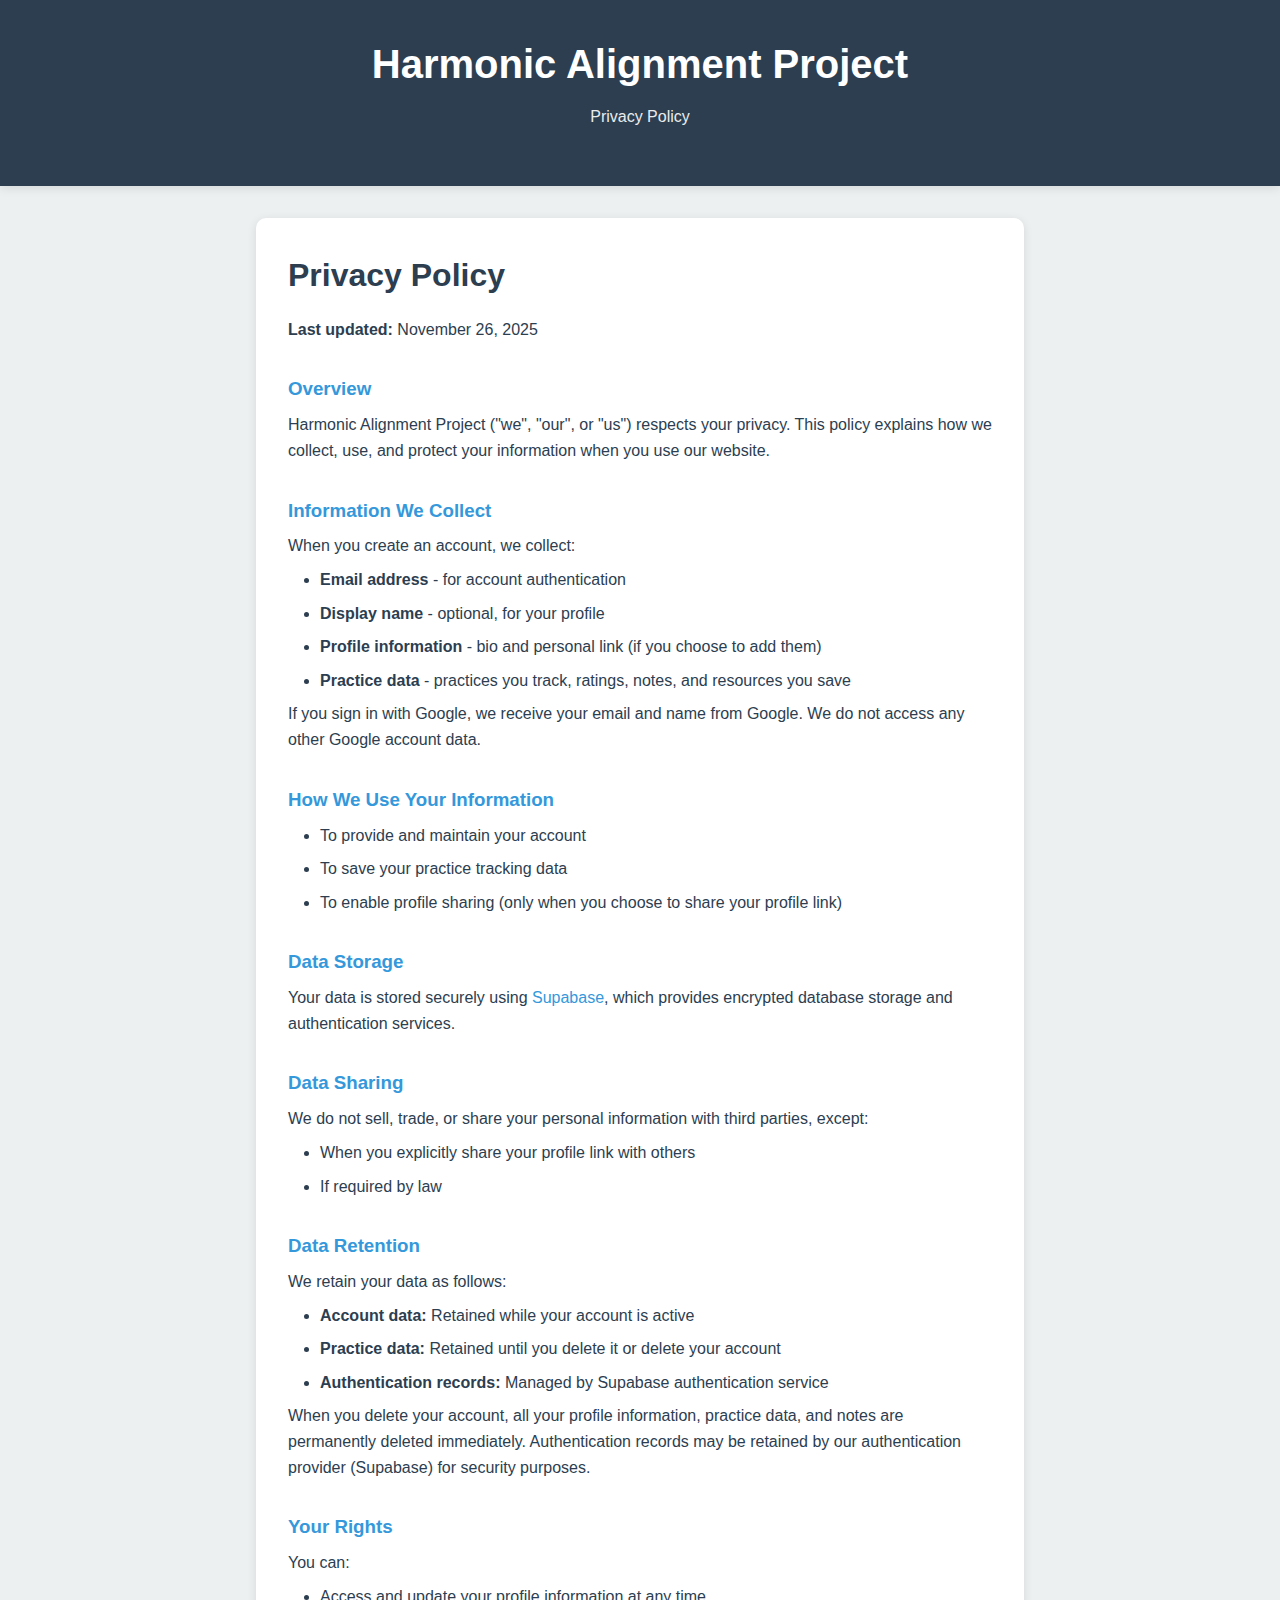
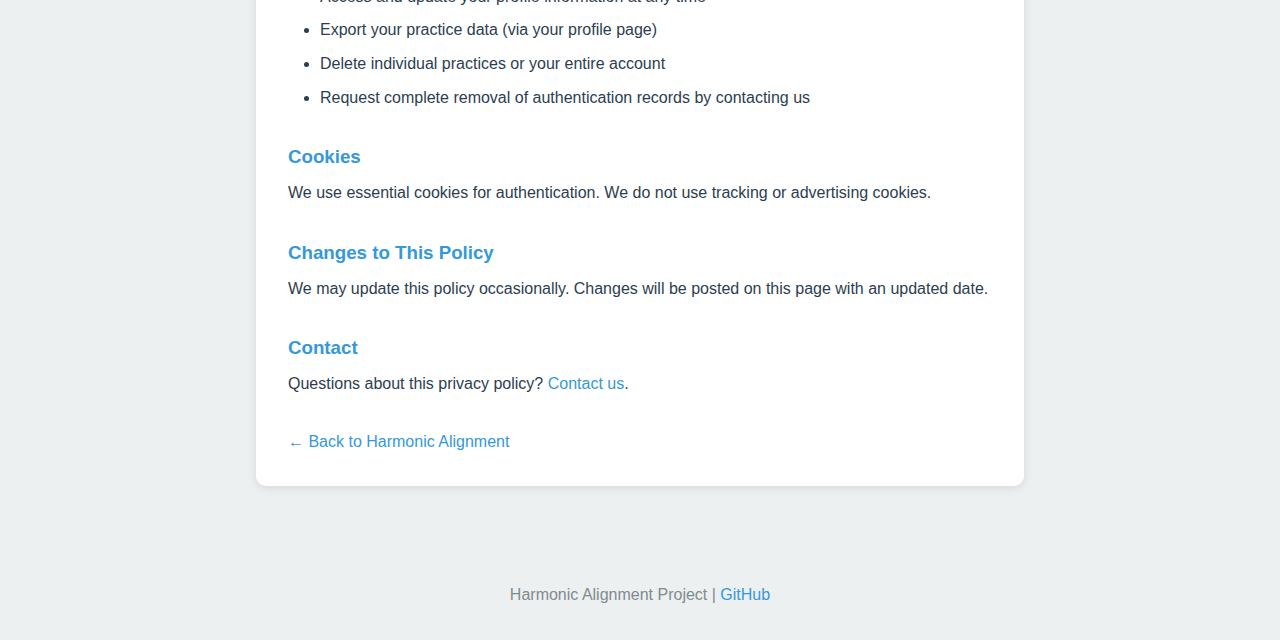
<file: privacy.html>
<!DOCTYPE html>
<html lang="en">
<head>
    <meta charset="UTF-8">
    <meta name="viewport" content="width=device-width, initial-scale=1.0">
    <title>Privacy Policy - Harmonic Alignment Project</title>
    <link rel="icon" type="image/svg+xml" href="favicon.svg">
    <link rel="stylesheet" href="styles.css">
</head>
<body>
    <header>
        <h1>Harmonic Alignment Project</h1>
        <p>Privacy Policy</p>
    </header>

    <main style="max-width: 800px; margin: 2rem auto; padding: 0 1rem;">
        <div class="section active">
            <div class="content">
                <h2>Privacy Policy</h2>
                <p><strong>Last updated:</strong> November 26, 2025</p>

                <h3>Overview</h3>
                <p>Harmonic Alignment Project ("we", "our", or "us") respects your privacy. This policy explains how we collect, use, and protect your information when you use our website.</p>

                <h3>Information We Collect</h3>
                <p>When you create an account, we collect:</p>
                <ul>
                    <li><strong>Email address</strong> - for account authentication</li>
                    <li><strong>Display name</strong> - optional, for your profile</li>
                    <li><strong>Profile information</strong> - bio and personal link (if you choose to add them)</li>
                    <li><strong>Practice data</strong> - practices you track, ratings, notes, and resources you save</li>
                </ul>

                <p>If you sign in with Google, we receive your email and name from Google. We do not access any other Google account data.</p>

                <h3>How We Use Your Information</h3>
                <ul>
                    <li>To provide and maintain your account</li>
                    <li>To save your practice tracking data</li>
                    <li>To enable profile sharing (only when you choose to share your profile link)</li>
                </ul>

                <h3>Data Storage</h3>
                <p>Your data is stored securely using <a href="https://supabase.com" target="_blank" rel="noopener">Supabase</a>, which provides encrypted database storage and authentication services.</p>

                <h3>Data Sharing</h3>
                <p>We do not sell, trade, or share your personal information with third parties, except:</p>
                <ul>
                    <li>When you explicitly share your profile link with others</li>
                    <li>If required by law</li>
                </ul>

                <h3>Data Retention</h3>
                <p>We retain your data as follows:</p>
                <ul>
                    <li><strong>Account data:</strong> Retained while your account is active</li>
                    <li><strong>Practice data:</strong> Retained until you delete it or delete your account</li>
                    <li><strong>Authentication records:</strong> Managed by Supabase authentication service</li>
                </ul>
                <p>When you delete your account, all your profile information, practice data, and notes are permanently deleted immediately. Authentication records may be retained by our authentication provider (Supabase) for security purposes.</p>

                <h3>Your Rights</h3>
                <p>You can:</p>
                <ul>
                    <li>Access and update your profile information at any time</li>
                    <li>Export your practice data (via your profile page)</li>
                    <li>Delete individual practices or your entire account</li>
                    <li>Request complete removal of authentication records by contacting us</li>
                </ul>

                <h3>Cookies</h3>
                <p>We use essential cookies for authentication. We do not use tracking or advertising cookies.</p>

                <h3>Changes to This Policy</h3>
                <p>We may update this policy occasionally. Changes will be posted on this page with an updated date.</p>

                <h3>Contact</h3>
                <p>Questions about this privacy policy? <a href="/about">Contact us</a>.</p>

                <p style="margin-top: 2rem;"><a href="/">← Back to Harmonic Alignment</a></p>
            </div>
        </div>
    </main>

    <footer>
        <p>Harmonic Alignment Project | <a href="https://github.com/justinshenk/harmonic-alignment">GitHub</a></p>
    </footer>
</body>
</html>
</file>
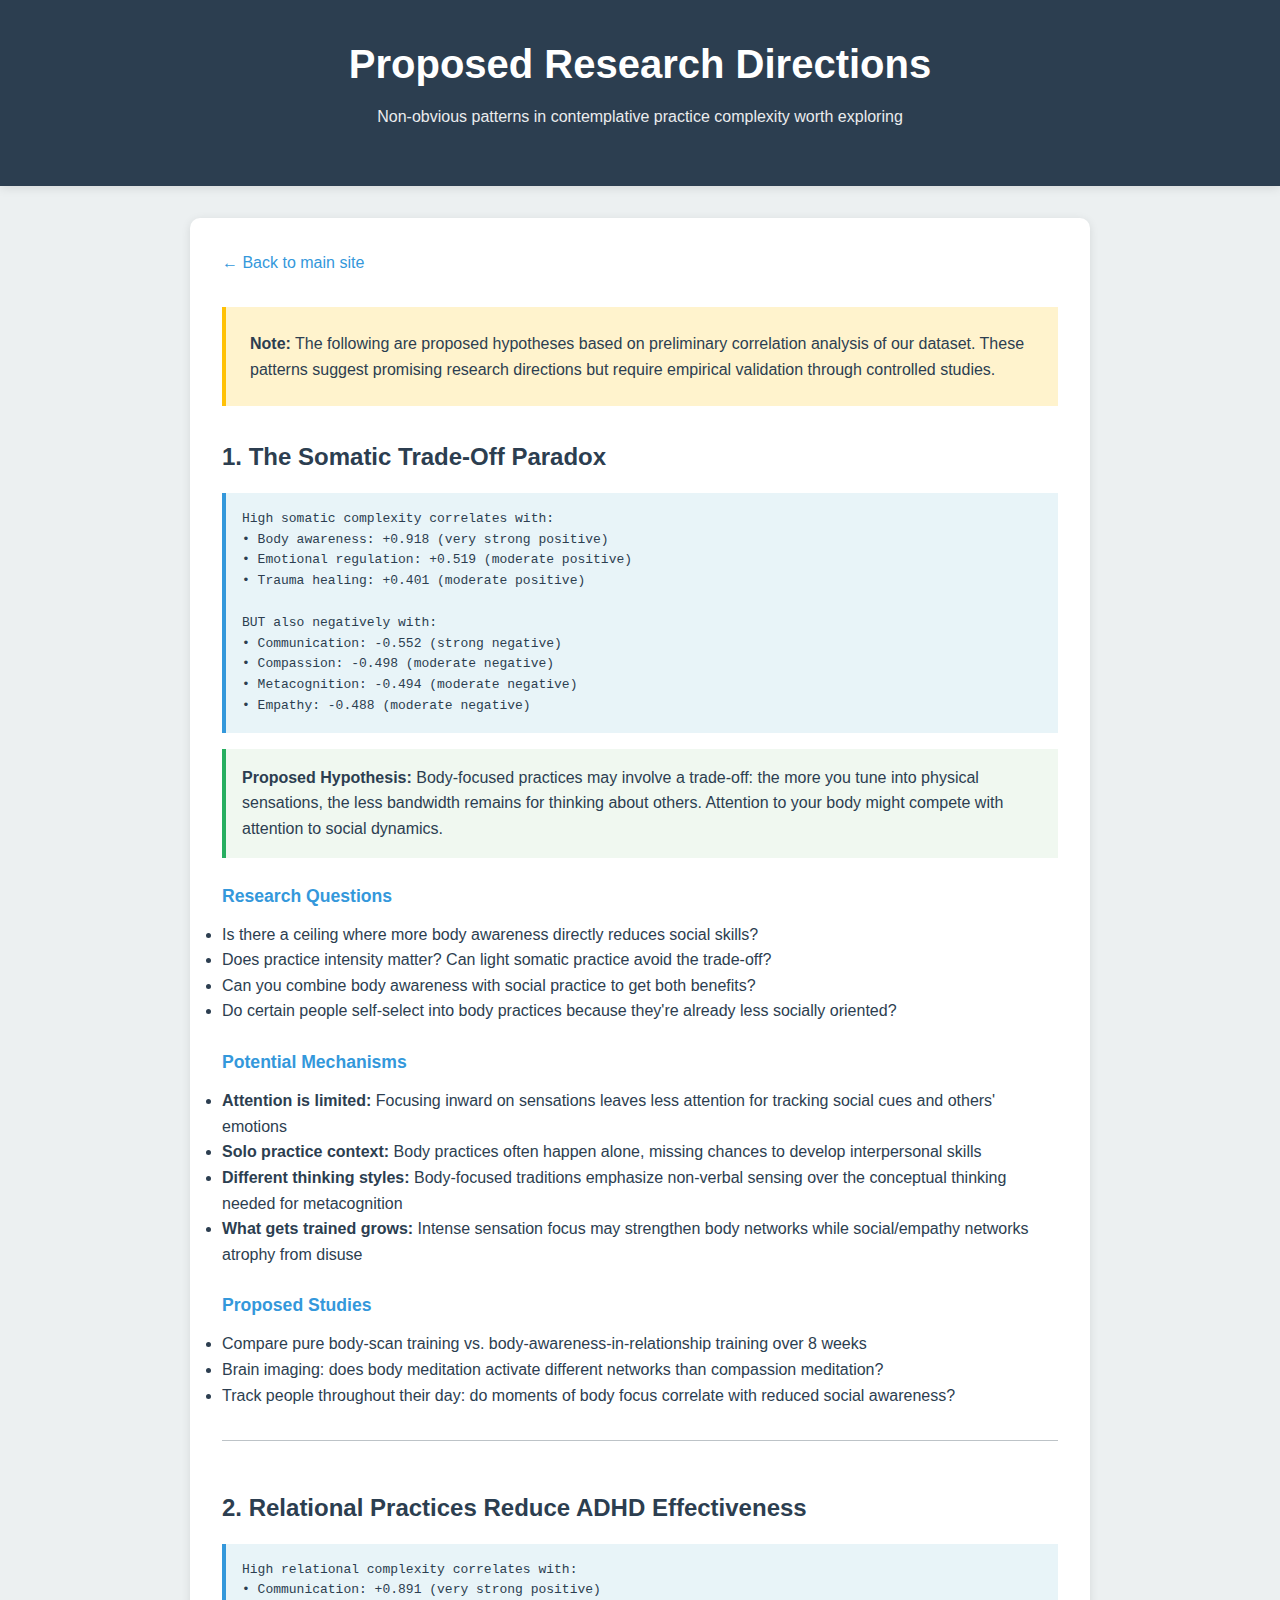
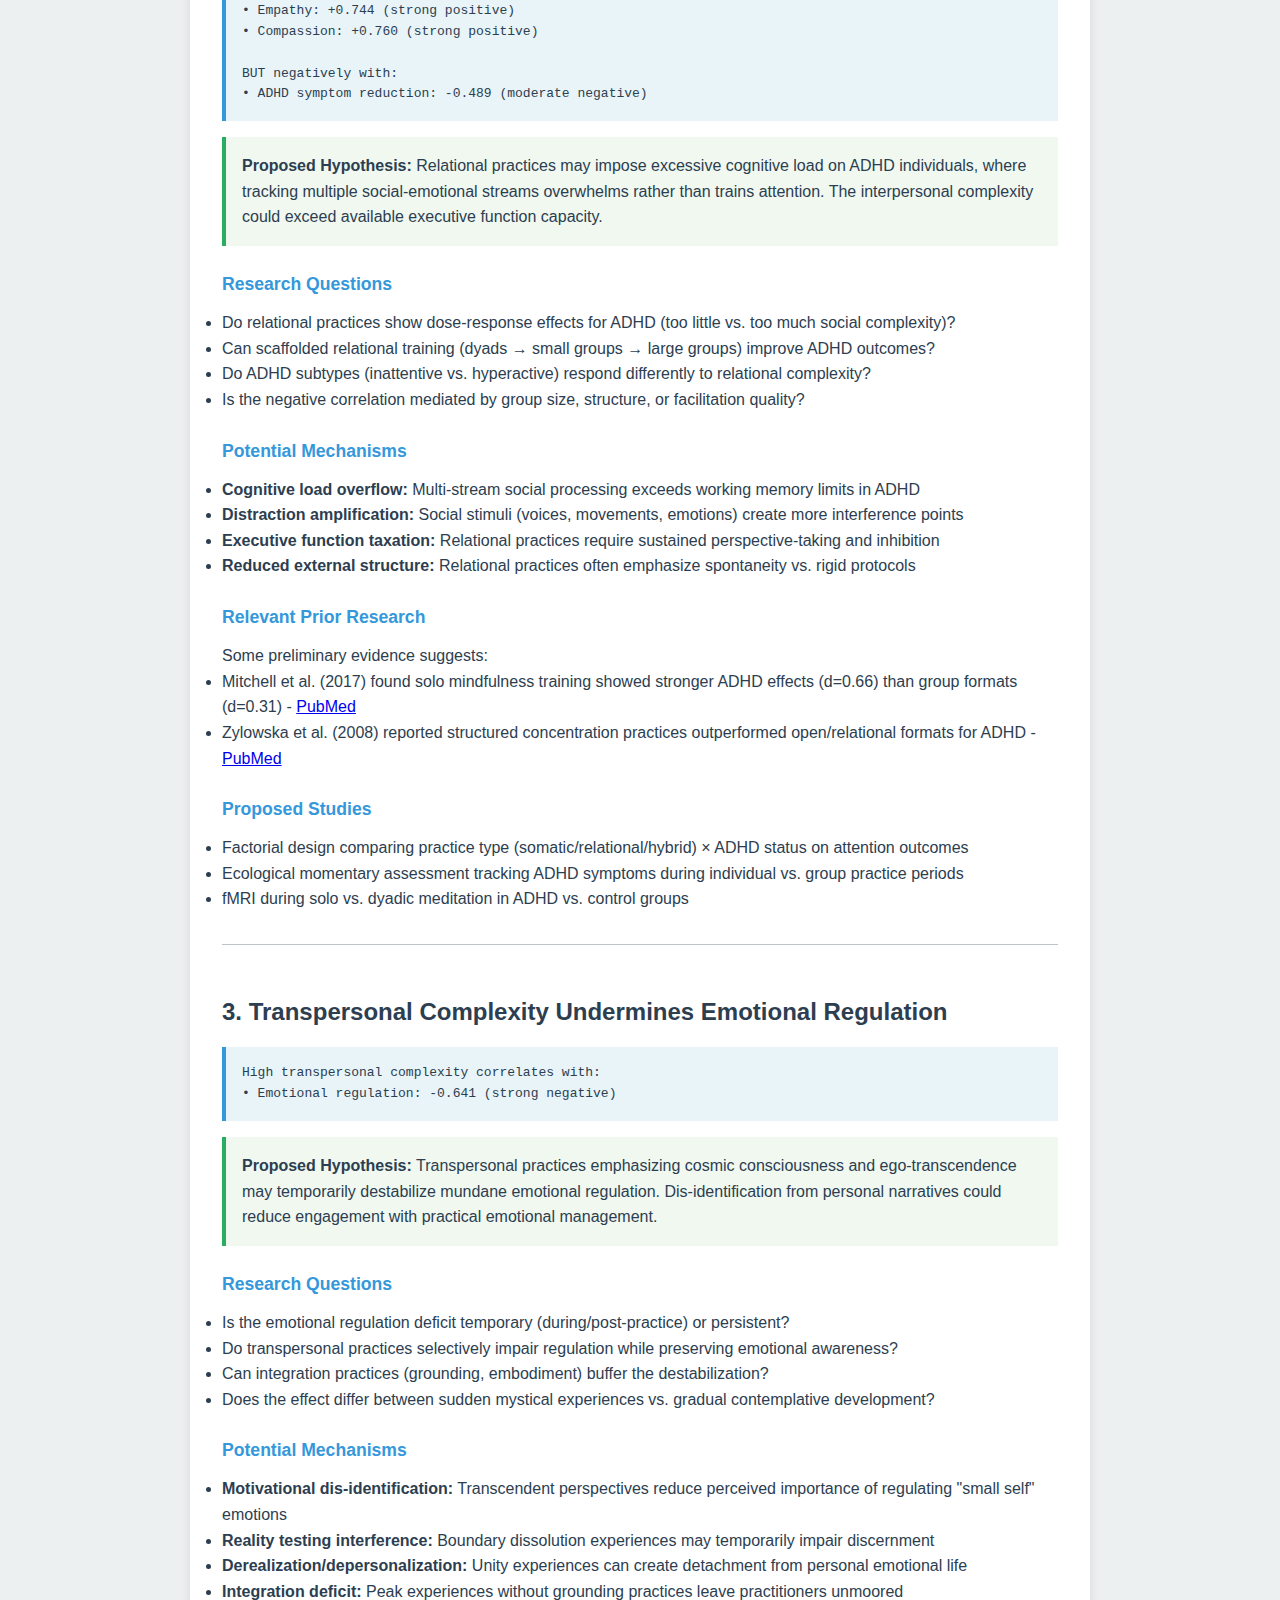
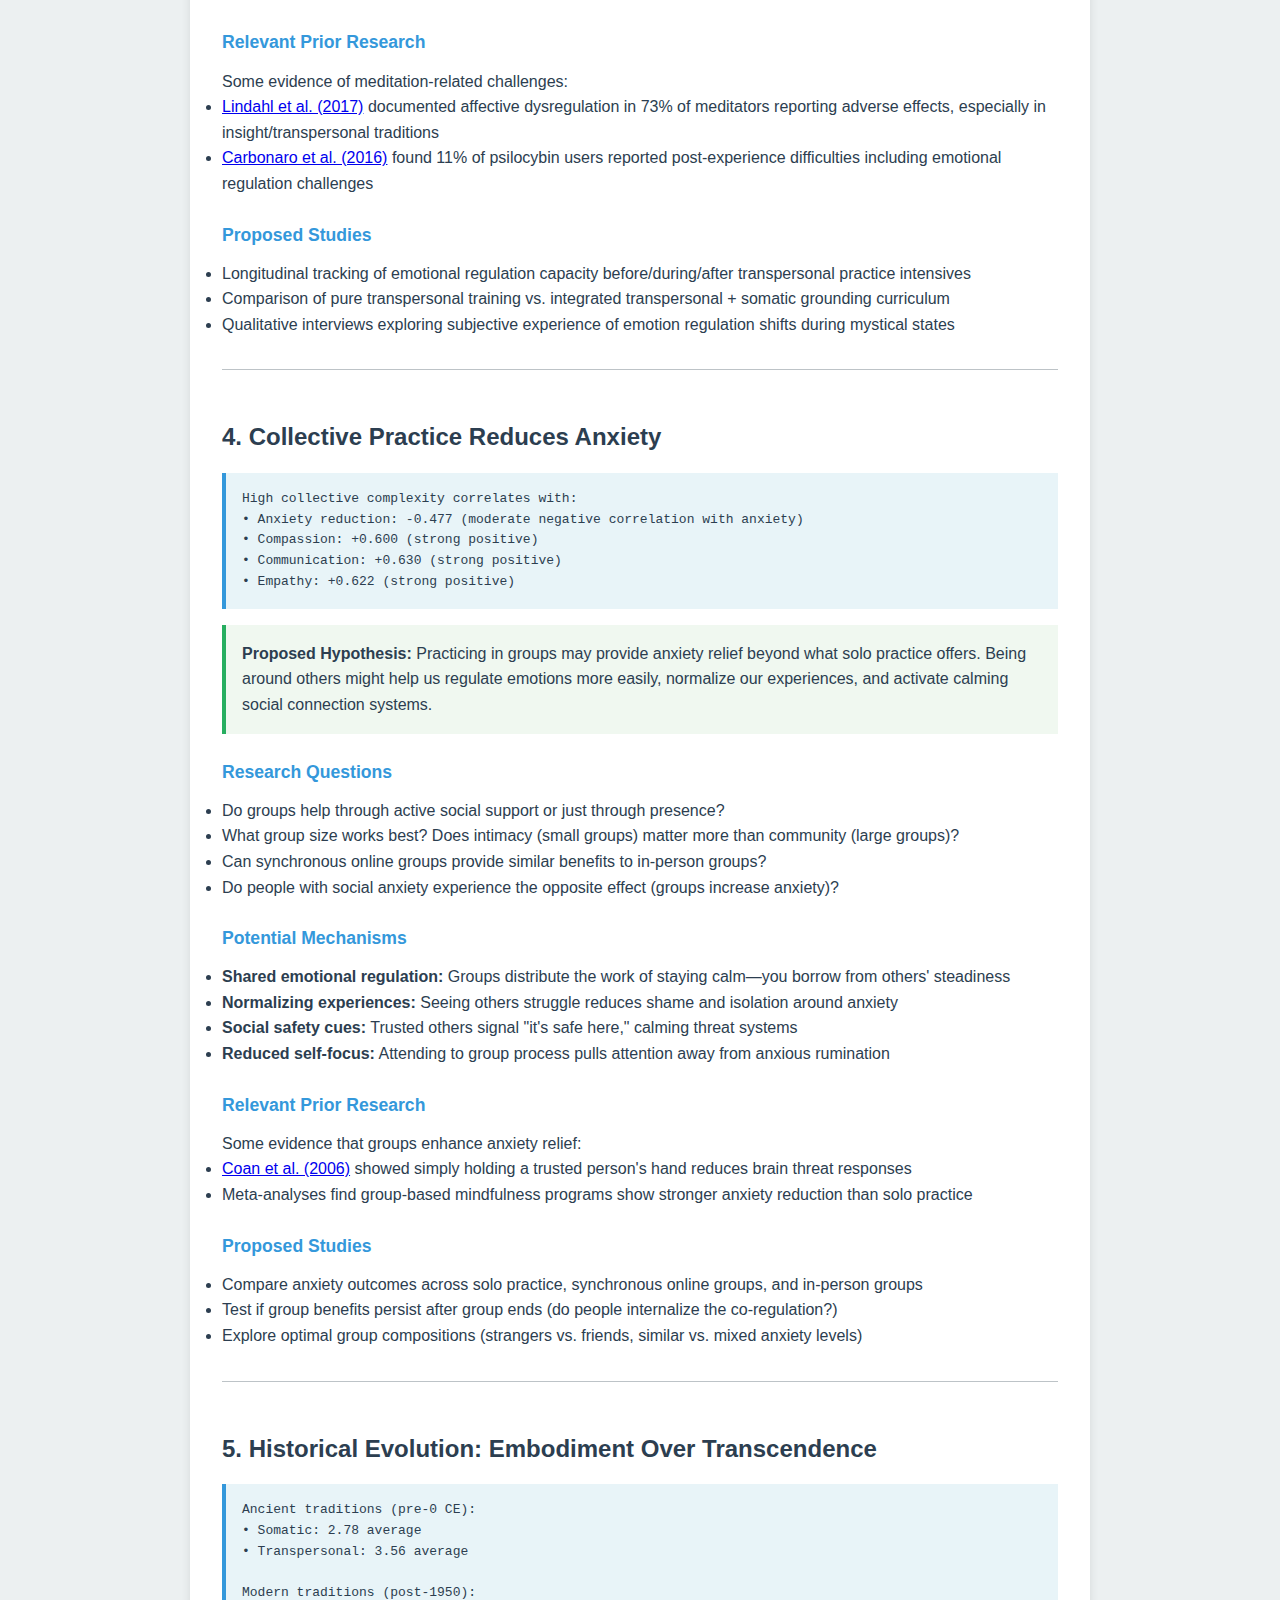
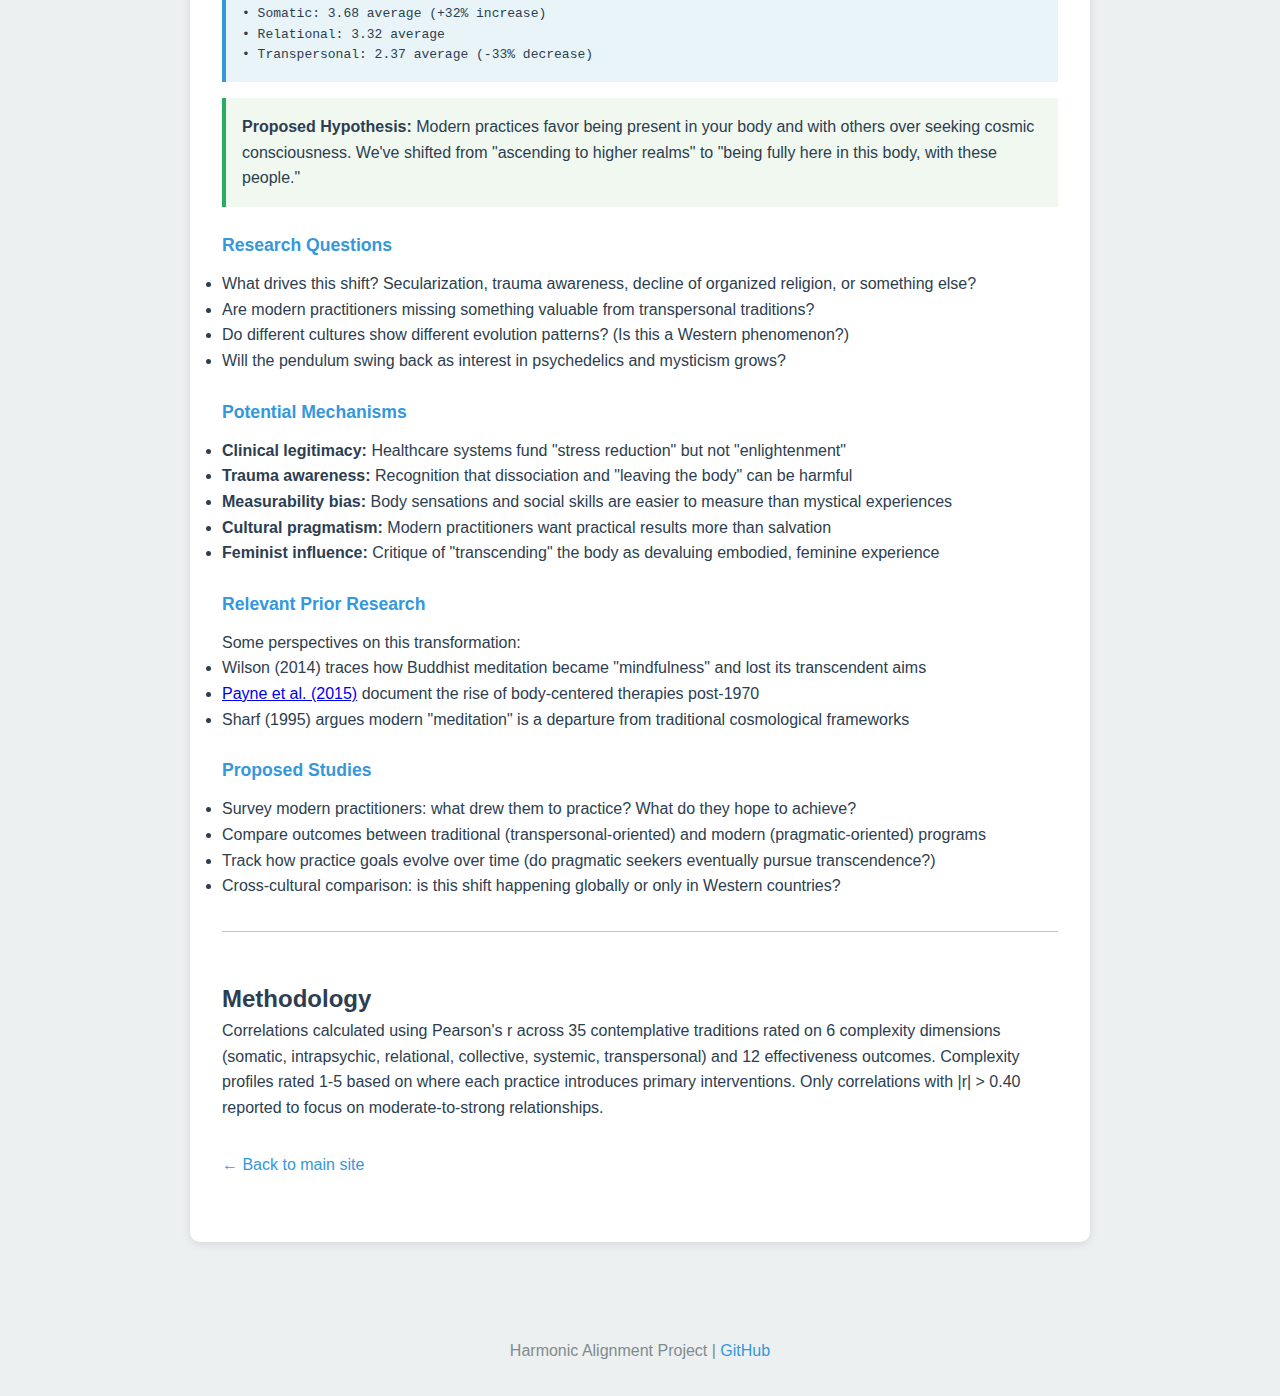
<file: research-findings.html>
<!DOCTYPE html>
<html lang="en">
<head>
    <meta charset="UTF-8">
    <meta name="viewport" content="width=device-width, initial-scale=1.0">
    <title>Research Findings - Harmonic Alignment</title>
    <link rel="stylesheet" href="styles.css">
    <style>
        .research-content {
            max-width: 900px;
            margin: 2rem auto;
            padding: 2rem;
            background: white;
            border-radius: 10px;
            box-shadow: 0 2px 10px rgba(0,0,0,0.1);
        }
        .finding {
            margin-bottom: 3rem;
            padding-bottom: 2rem;
            border-bottom: 1px solid var(--border);
        }
        .finding:last-child {
            border-bottom: none;
        }
        .finding h2 {
            color: var(--primary);
            margin-bottom: 1rem;
        }
        .finding h3 {
            color: var(--secondary);
            margin-top: 1.5rem;
            margin-bottom: 0.75rem;
            font-size: 1.1rem;
        }
        .correlation-stat {
            background: #e8f4f8;
            padding: 1rem;
            border-left: 4px solid var(--secondary);
            margin: 1rem 0;
            font-family: monospace;
        }
        .insight-box {
            background: #f0f8f0;
            padding: 1rem;
            border-left: 4px solid var(--success);
            margin: 1rem 0;
        }
        .citation {
            font-size: 0.9rem;
            color: #555;
            margin-top: 0.5rem;
            padding-left: 1rem;
        }
        .back-link {
            display: inline-block;
            margin-bottom: 2rem;
            color: var(--secondary);
            text-decoration: none;
        }
        .back-link:hover {
            text-decoration: underline;
        }
    </style>
</head>
<body>
    <header>
        <h1>Proposed Research Directions</h1>
        <p>Non-obvious patterns in contemplative practice complexity worth exploring</p>
    </header>

    <div class="research-content">
        <a href="index.html" class="back-link">← Back to main site</a>

        <div style="background: #fff3cd; padding: 1.5rem; border-left: 4px solid #ffc107; margin-bottom: 2rem;">
            <strong>Note:</strong> The following are proposed hypotheses based on preliminary correlation analysis of our dataset. These patterns suggest promising research directions but require empirical validation through controlled studies.
        </div>

        <div class="finding">
            <h2>1. The Somatic Trade-Off Paradox</h2>

            <div class="correlation-stat">
                High somatic complexity correlates with:<br>
                • Body awareness: +0.918 (very strong positive)<br>
                • Emotional regulation: +0.519 (moderate positive)<br>
                • Trauma healing: +0.401 (moderate positive)<br>
                <br>
                BUT also negatively with:<br>
                • Communication: -0.552 (strong negative)<br>
                • Compassion: -0.498 (moderate negative)<br>
                • Metacognition: -0.494 (moderate negative)<br>
                • Empathy: -0.488 (moderate negative)
            </div>

            <div class="insight-box">
                <strong>Proposed Hypothesis:</strong> Body-focused practices may involve a trade-off: the more you tune into physical sensations, the less bandwidth remains for thinking about others. Attention to your body might compete with attention to social dynamics.
            </div>

            <h3>Research Questions</h3>
            <ul>
                <li>Is there a ceiling where more body awareness directly reduces social skills?</li>
                <li>Does practice intensity matter? Can light somatic practice avoid the trade-off?</li>
                <li>Can you combine body awareness with social practice to get both benefits?</li>
                <li>Do certain people self-select into body practices because they're already less socially oriented?</li>
            </ul>

            <h3>Potential Mechanisms</h3>
            <ul>
                <li><strong>Attention is limited:</strong> Focusing inward on sensations leaves less attention for tracking social cues and others' emotions</li>
                <li><strong>Solo practice context:</strong> Body practices often happen alone, missing chances to develop interpersonal skills</li>
                <li><strong>Different thinking styles:</strong> Body-focused traditions emphasize non-verbal sensing over the conceptual thinking needed for metacognition</li>
                <li><strong>What gets trained grows:</strong> Intense sensation focus may strengthen body networks while social/empathy networks atrophy from disuse</li>
            </ul>

            <h3>Proposed Studies</h3>
            <ul>
                <li>Compare pure body-scan training vs. body-awareness-in-relationship training over 8 weeks</li>
                <li>Brain imaging: does body meditation activate different networks than compassion meditation?</li>
                <li>Track people throughout their day: do moments of body focus correlate with reduced social awareness?</li>
            </ul>
        </div>

        <div class="finding">
            <h2>2. Relational Practices Reduce ADHD Effectiveness</h2>

            <div class="correlation-stat">
                High relational complexity correlates with:<br>
                • Communication: +0.891 (very strong positive)<br>
                • Empathy: +0.744 (strong positive)<br>
                • Compassion: +0.760 (strong positive)<br>
                <br>
                BUT negatively with:<br>
                • ADHD symptom reduction: -0.489 (moderate negative)
            </div>

            <div class="insight-box">
                <strong>Proposed Hypothesis:</strong> Relational practices may impose excessive cognitive load on ADHD individuals, where tracking multiple social-emotional streams overwhelms rather than trains attention. The interpersonal complexity could exceed available executive function capacity.
            </div>

            <h3>Research Questions</h3>
            <ul>
                <li>Do relational practices show dose-response effects for ADHD (too little vs. too much social complexity)?</li>
                <li>Can scaffolded relational training (dyads → small groups → large groups) improve ADHD outcomes?</li>
                <li>Do ADHD subtypes (inattentive vs. hyperactive) respond differently to relational complexity?</li>
                <li>Is the negative correlation mediated by group size, structure, or facilitation quality?</li>
            </ul>

            <h3>Potential Mechanisms</h3>
            <ul>
                <li><strong>Cognitive load overflow:</strong> Multi-stream social processing exceeds working memory limits in ADHD</li>
                <li><strong>Distraction amplification:</strong> Social stimuli (voices, movements, emotions) create more interference points</li>
                <li><strong>Executive function taxation:</strong> Relational practices require sustained perspective-taking and inhibition</li>
                <li><strong>Reduced external structure:</strong> Relational practices often emphasize spontaneity vs. rigid protocols</li>
            </ul>

            <h3>Relevant Prior Research</h3>
            <p>Some preliminary evidence suggests:</p>
            <ul>
                <li>Mitchell et al. (2017) found solo mindfulness training showed stronger ADHD effects (d=0.66) than group formats (d=0.31) - <a href="https://pubmed.ncbi.nlm.nih.gov/24412973/" target="_blank">PubMed</a></li>
                <li>Zylowska et al. (2008) reported structured concentration practices outperformed open/relational formats for ADHD - <a href="https://pubmed.ncbi.nlm.nih.gov/18025249/" target="_blank">PubMed</a></li>
            </ul>

            <h3>Proposed Studies</h3>
            <ul>
                <li>Factorial design comparing practice type (somatic/relational/hybrid) × ADHD status on attention outcomes</li>
                <li>Ecological momentary assessment tracking ADHD symptoms during individual vs. group practice periods</li>
                <li>fMRI during solo vs. dyadic meditation in ADHD vs. control groups</li>
            </ul>
        </div>

        <div class="finding">
            <h2>3. Transpersonal Complexity Undermines Emotional Regulation</h2>

            <div class="correlation-stat">
                High transpersonal complexity correlates with:<br>
                • Emotional regulation: -0.641 (strong negative)
            </div>

            <div class="insight-box">
                <strong>Proposed Hypothesis:</strong> Transpersonal practices emphasizing cosmic consciousness and ego-transcendence may temporarily destabilize mundane emotional regulation. Dis-identification from personal narratives could reduce engagement with practical emotional management.
            </div>

            <h3>Research Questions</h3>
            <ul>
                <li>Is the emotional regulation deficit temporary (during/post-practice) or persistent?</li>
                <li>Do transpersonal practices selectively impair regulation while preserving emotional awareness?</li>
                <li>Can integration practices (grounding, embodiment) buffer the destabilization?</li>
                <li>Does the effect differ between sudden mystical experiences vs. gradual contemplative development?</li>
            </ul>

            <h3>Potential Mechanisms</h3>
            <ul>
                <li><strong>Motivational dis-identification:</strong> Transcendent perspectives reduce perceived importance of regulating "small self" emotions</li>
                <li><strong>Reality testing interference:</strong> Boundary dissolution experiences may temporarily impair discernment</li>
                <li><strong>Derealization/depersonalization:</strong> Unity experiences can create detachment from personal emotional life</li>
                <li><strong>Integration deficit:</strong> Peak experiences without grounding practices leave practitioners unmoored</li>
            </ul>

            <h3>Relevant Prior Research</h3>
            <p>Some evidence of meditation-related challenges:</p>
            <ul>
                <li><a href="https://doi.org/10.1371/journal.pone.0176239" target="_blank">Lindahl et al. (2017)</a> documented affective dysregulation in 73% of meditators reporting adverse effects, especially in insight/transpersonal traditions</li>
                <li><a href="https://doi.org/10.1177/0269881116662634" target="_blank">Carbonaro et al. (2016)</a> found 11% of psilocybin users reported post-experience difficulties including emotional regulation challenges</li>
            </ul>

            <h3>Proposed Studies</h3>
            <ul>
                <li>Longitudinal tracking of emotional regulation capacity before/during/after transpersonal practice intensives</li>
                <li>Comparison of pure transpersonal training vs. integrated transpersonal + somatic grounding curriculum</li>
                <li>Qualitative interviews exploring subjective experience of emotion regulation shifts during mystical states</li>
            </ul>
        </div>

        <div class="finding">
            <h2>4. Collective Practice Reduces Anxiety</h2>

            <div class="correlation-stat">
                High collective complexity correlates with:<br>
                • Anxiety reduction: -0.477 (moderate negative correlation with anxiety)<br>
                • Compassion: +0.600 (strong positive)<br>
                • Communication: +0.630 (strong positive)<br>
                • Empathy: +0.622 (strong positive)
            </div>

            <div class="insight-box">
                <strong>Proposed Hypothesis:</strong> Practicing in groups may provide anxiety relief beyond what solo practice offers. Being around others might help us regulate emotions more easily, normalize our experiences, and activate calming social connection systems.
            </div>

            <h3>Research Questions</h3>
            <ul>
                <li>Do groups help through active social support or just through presence?</li>
                <li>What group size works best? Does intimacy (small groups) matter more than community (large groups)?</li>
                <li>Can synchronous online groups provide similar benefits to in-person groups?</li>
                <li>Do people with social anxiety experience the opposite effect (groups increase anxiety)?</li>
            </ul>

            <h3>Potential Mechanisms</h3>
            <ul>
                <li><strong>Shared emotional regulation:</strong> Groups distribute the work of staying calm—you borrow from others' steadiness</li>
                <li><strong>Normalizing experiences:</strong> Seeing others struggle reduces shame and isolation around anxiety</li>
                <li><strong>Social safety cues:</strong> Trusted others signal "it's safe here," calming threat systems</li>
                <li><strong>Reduced self-focus:</strong> Attending to group process pulls attention away from anxious rumination</li>
            </ul>

            <h3>Relevant Prior Research</h3>
            <p>Some evidence that groups enhance anxiety relief:</p>
            <ul>
                <li><a href="https://doi.org/10.1177/0956797606294866" target="_blank">Coan et al. (2006)</a> showed simply holding a trusted person's hand reduces brain threat responses</li>
                <li>Meta-analyses find group-based mindfulness programs show stronger anxiety reduction than solo practice</li>
            </ul>

            <h3>Proposed Studies</h3>
            <ul>
                <li>Compare anxiety outcomes across solo practice, synchronous online groups, and in-person groups</li>
                <li>Test if group benefits persist after group ends (do people internalize the co-regulation?)</li>
                <li>Explore optimal group compositions (strangers vs. friends, similar vs. mixed anxiety levels)</li>
            </ul>
        </div>

        <div class="finding">
            <h2>5. Historical Evolution: Embodiment Over Transcendence</h2>

            <div class="correlation-stat">
                Ancient traditions (pre-0 CE):<br>
                • Somatic: 2.78 average<br>
                • Transpersonal: 3.56 average<br>
                <br>
                Modern traditions (post-1950):<br>
                • Somatic: 3.68 average (+32% increase)<br>
                • Relational: 3.32 average<br>
                • Transpersonal: 2.37 average (-33% decrease)
            </div>

            <div class="insight-box">
                <strong>Proposed Hypothesis:</strong> Modern practices favor being present in your body and with others over seeking cosmic consciousness. We've shifted from "ascending to higher realms" to "being fully here in this body, with these people."
            </div>

            <h3>Research Questions</h3>
            <ul>
                <li>What drives this shift? Secularization, trauma awareness, decline of organized religion, or something else?</li>
                <li>Are modern practitioners missing something valuable from transpersonal traditions?</li>
                <li>Do different cultures show different evolution patterns? (Is this a Western phenomenon?)</li>
                <li>Will the pendulum swing back as interest in psychedelics and mysticism grows?</li>
            </ul>

            <h3>Potential Mechanisms</h3>
            <ul>
                <li><strong>Clinical legitimacy:</strong> Healthcare systems fund "stress reduction" but not "enlightenment"</li>
                <li><strong>Trauma awareness:</strong> Recognition that dissociation and "leaving the body" can be harmful</li>
                <li><strong>Measurability bias:</strong> Body sensations and social skills are easier to measure than mystical experiences</li>
                <li><strong>Cultural pragmatism:</strong> Modern practitioners want practical results more than salvation</li>
                <li><strong>Feminist influence:</strong> Critique of "transcending" the body as devaluing embodied, feminine experience</li>
            </ul>

            <h3>Relevant Prior Research</h3>
            <p>Some perspectives on this transformation:</p>
            <ul>
                <li>Wilson (2014) traces how Buddhist meditation became "mindfulness" and lost its transcendent aims</li>
                <li><a href="https://doi.org/10.3389/fpsyg.2015.00093" target="_blank">Payne et al. (2015)</a> document the rise of body-centered therapies post-1970</li>
                <li>Sharf (1995) argues modern "meditation" is a departure from traditional cosmological frameworks</li>
            </ul>

            <h3>Proposed Studies</h3>
            <ul>
                <li>Survey modern practitioners: what drew them to practice? What do they hope to achieve?</li>
                <li>Compare outcomes between traditional (transpersonal-oriented) and modern (pragmatic-oriented) programs</li>
                <li>Track how practice goals evolve over time (do pragmatic seekers eventually pursue transcendence?)</li>
                <li>Cross-cultural comparison: is this shift happening globally or only in Western countries?</li>
            </ul>
        </div>

        <h2 style="margin-top: 3rem; color: var(--primary);">Methodology</h2>
        <p>Correlations calculated using Pearson's r across 35 contemplative traditions rated on 6 complexity dimensions (somatic, intrapsychic, relational, collective, systemic, transpersonal) and 12 effectiveness outcomes. Complexity profiles rated 1-5 based on where each practice introduces primary interventions. Only correlations with |r| > 0.40 reported to focus on moderate-to-strong relationships.</p>

        <p style="margin-top: 2rem;"><a href="index.html" class="back-link">← Back to main site</a></p>
    </div>

    <footer>
        <p>Harmonic Alignment Project | <a href="https://github.com/justinshenk/harmonic-alignment">GitHub</a></p>
    </footer>
</body>
</html>
</file>
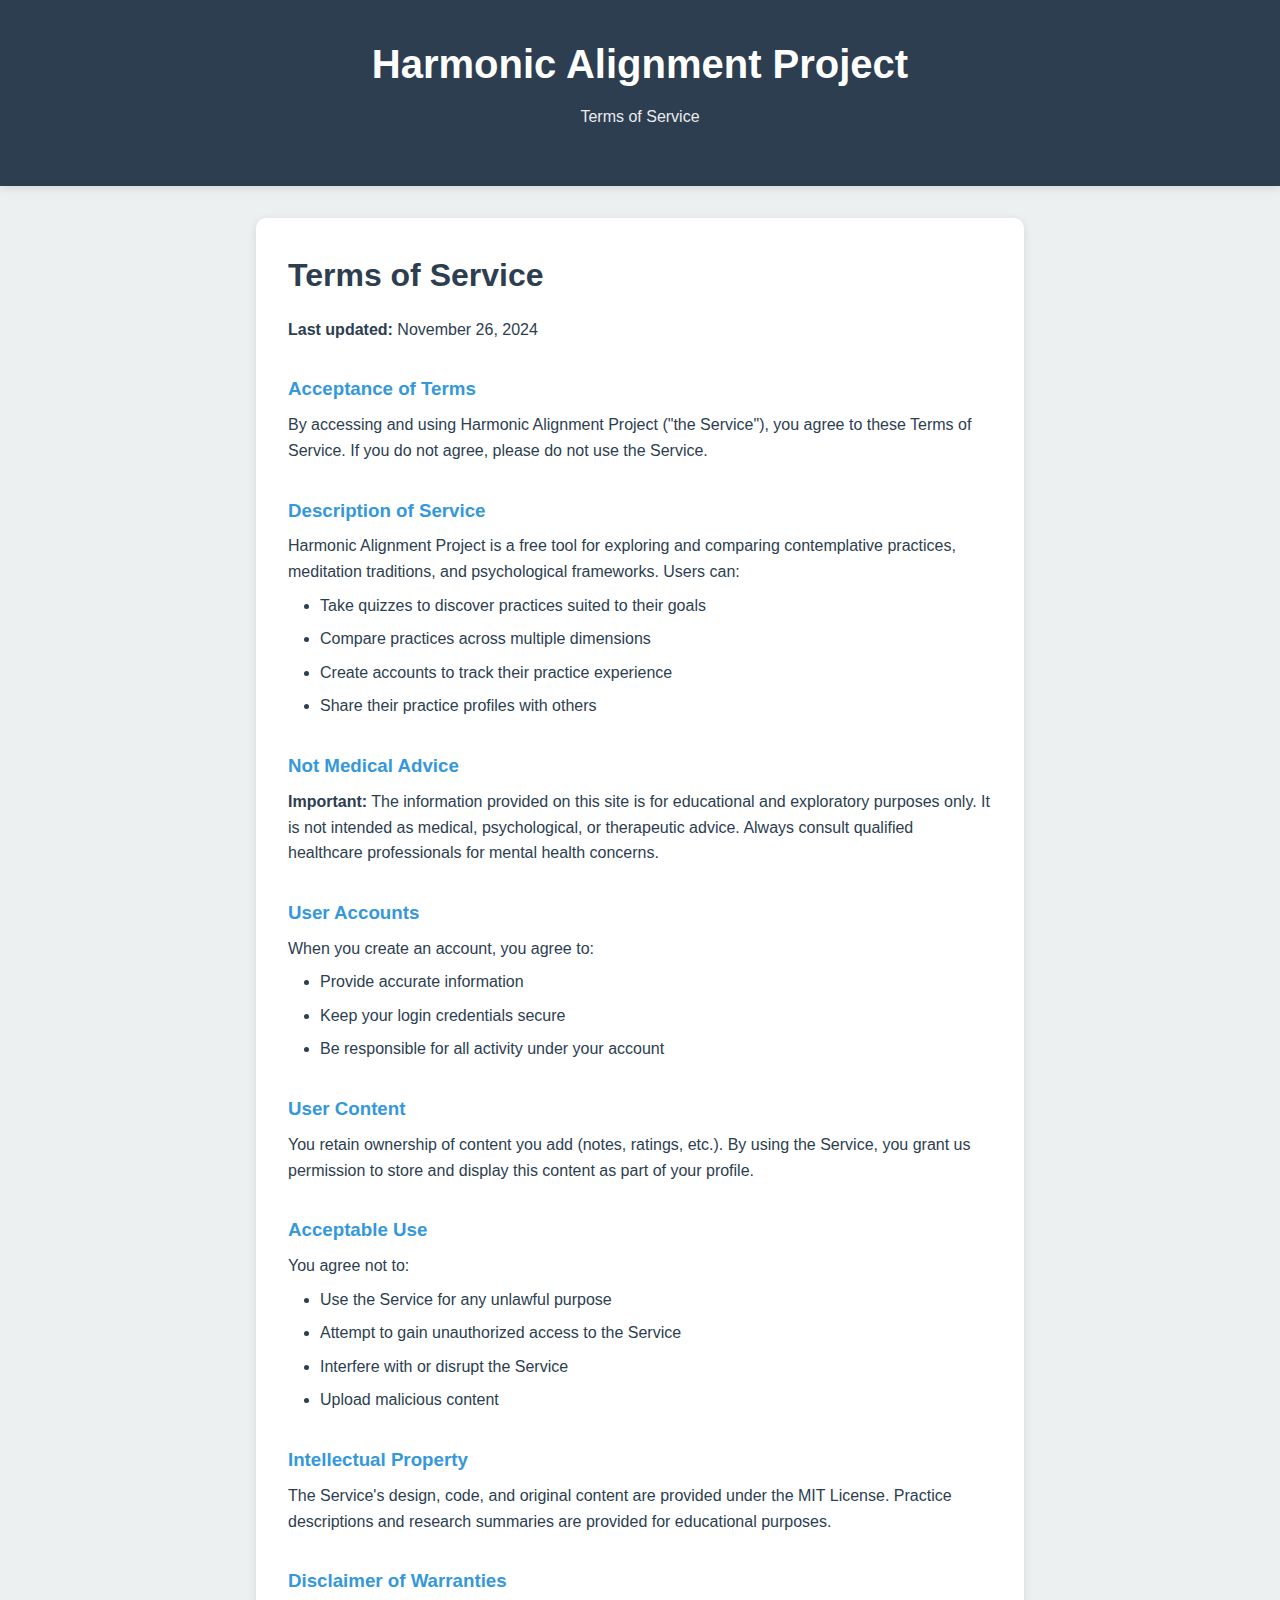
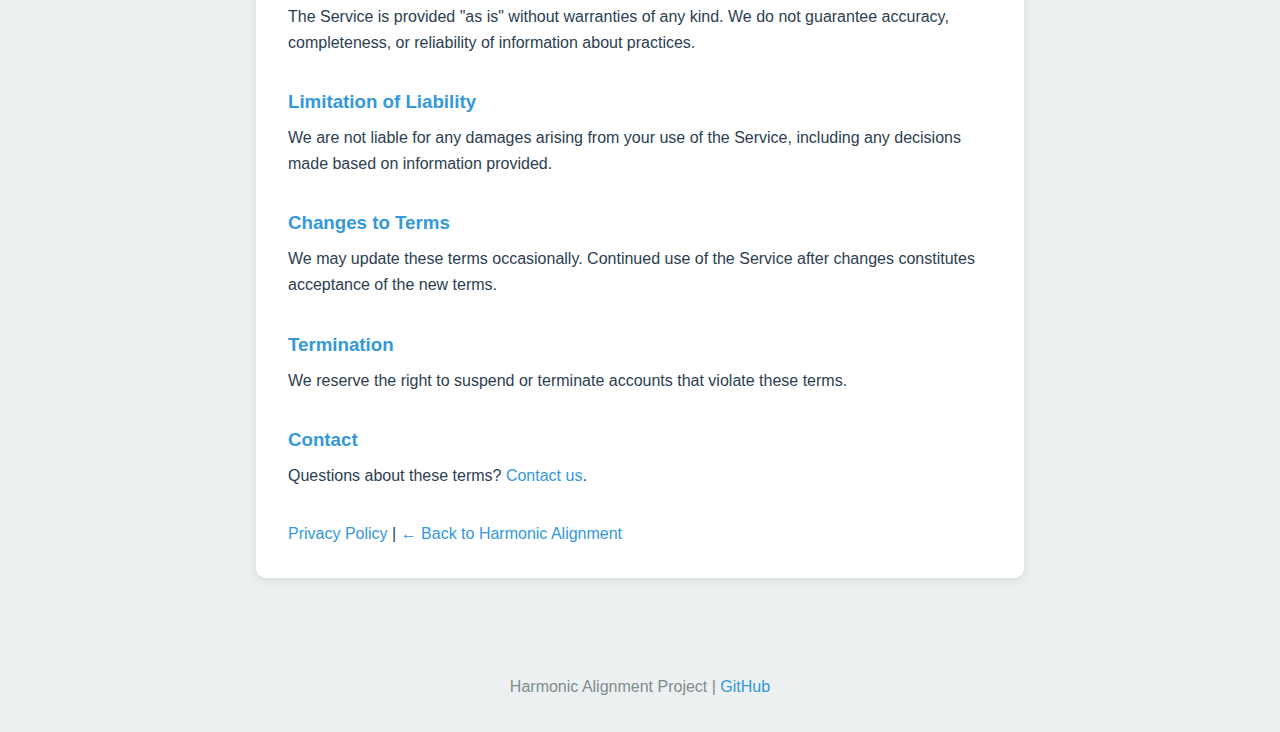
<file: terms.html>
<!DOCTYPE html>
<html lang="en">
<head>
    <meta charset="UTF-8">
    <meta name="viewport" content="width=device-width, initial-scale=1.0">
    <title>Terms of Service - Harmonic Alignment Project</title>
    <link rel="icon" type="image/svg+xml" href="favicon.svg">
    <link rel="stylesheet" href="styles.css">
</head>
<body>
    <header>
        <h1>Harmonic Alignment Project</h1>
        <p>Terms of Service</p>
    </header>

    <main style="max-width: 800px; margin: 2rem auto; padding: 0 1rem;">
        <div class="section active">
            <div class="content">
                <h2>Terms of Service</h2>
                <p><strong>Last updated:</strong> November 26, 2024</p>

                <h3>Acceptance of Terms</h3>
                <p>By accessing and using Harmonic Alignment Project ("the Service"), you agree to these Terms of Service. If you do not agree, please do not use the Service.</p>

                <h3>Description of Service</h3>
                <p>Harmonic Alignment Project is a free tool for exploring and comparing contemplative practices, meditation traditions, and psychological frameworks. Users can:</p>
                <ul>
                    <li>Take quizzes to discover practices suited to their goals</li>
                    <li>Compare practices across multiple dimensions</li>
                    <li>Create accounts to track their practice experience</li>
                    <li>Share their practice profiles with others</li>
                </ul>

                <h3>Not Medical Advice</h3>
                <p><strong>Important:</strong> The information provided on this site is for educational and exploratory purposes only. It is not intended as medical, psychological, or therapeutic advice. Always consult qualified healthcare professionals for mental health concerns.</p>

                <h3>User Accounts</h3>
                <p>When you create an account, you agree to:</p>
                <ul>
                    <li>Provide accurate information</li>
                    <li>Keep your login credentials secure</li>
                    <li>Be responsible for all activity under your account</li>
                </ul>

                <h3>User Content</h3>
                <p>You retain ownership of content you add (notes, ratings, etc.). By using the Service, you grant us permission to store and display this content as part of your profile.</p>

                <h3>Acceptable Use</h3>
                <p>You agree not to:</p>
                <ul>
                    <li>Use the Service for any unlawful purpose</li>
                    <li>Attempt to gain unauthorized access to the Service</li>
                    <li>Interfere with or disrupt the Service</li>
                    <li>Upload malicious content</li>
                </ul>

                <h3>Intellectual Property</h3>
                <p>The Service's design, code, and original content are provided under the MIT License. Practice descriptions and research summaries are provided for educational purposes.</p>

                <h3>Disclaimer of Warranties</h3>
                <p>The Service is provided "as is" without warranties of any kind. We do not guarantee accuracy, completeness, or reliability of information about practices.</p>

                <h3>Limitation of Liability</h3>
                <p>We are not liable for any damages arising from your use of the Service, including any decisions made based on information provided.</p>

                <h3>Changes to Terms</h3>
                <p>We may update these terms occasionally. Continued use of the Service after changes constitutes acceptance of the new terms.</p>

                <h3>Termination</h3>
                <p>We reserve the right to suspend or terminate accounts that violate these terms.</p>

                <h3>Contact</h3>
                <p>Questions about these terms? <a href="/#about">Contact us</a>.</p>

                <p style="margin-top: 2rem;">
                    <a href="/privacy">Privacy Policy</a> |
                    <a href="/">← Back to Harmonic Alignment</a>
                </p>
            </div>
        </div>
    </main>

    <footer>
        <p>Harmonic Alignment Project | <a href="https://github.com/justinshenk/harmonic-alignment">GitHub</a></p>
    </footer>
</body>
</html>
</file>
<file: styles.css>
:root {
    --primary: #2c3e50;
    --secondary: #3498db;
    --accent: #e74c3c;
    --bg: #ecf0f1;
    --text: #2c3e50;
    --border: #bdc3c7;
    --success: #27ae60;
    --warning: #f39c12;
}

* {
    margin: 0;
    padding: 0;
    box-sizing: border-box;
}

body {
    font-family: -apple-system, BlinkMacSystemFont, 'Segoe UI', Roboto, Oxygen, Ubuntu, Cantarell, sans-serif;
    background: var(--bg);
    color: var(--text);
    line-height: 1.6;
}

header {
    background: var(--primary);
    color: white;
    padding: 2rem;
    text-align: center;
    box-shadow: 0 2px 10px rgba(0,0,0,0.1);
}

header h1 {
    font-size: 2.5rem;
    margin-bottom: 0.5rem;
    font-weight: 600;
}

header p {
    opacity: 0.9;
    margin-bottom: 1.5rem;
}

/* Hamburger menu button - hidden on desktop */
.hamburger {
    display: none;
    flex-direction: column;
    justify-content: space-between;
    /* 44×44 tap target per Apple HIG; bars stay visually 28×20 via padding */
    box-sizing: content-box;
    width: 28px;
    height: 20px;
    padding: 12px 8px;
    background: transparent;
    border: none;
    cursor: pointer;
    position: absolute;
    right: calc(1.5rem - 8px);
    top: calc(1.5rem - 12px);
    touch-action: manipulation;
    -webkit-tap-highlight-color: transparent;
    -webkit-appearance: none;
    appearance: none;
}

.hamburger span {
    display: block;
    width: 100%;
    height: 3px;
    background: white;
    border-radius: 2px;
    transition: all 0.3s;
    pointer-events: none;
}

.hamburger.active span:nth-child(1) {
    transform: rotate(45deg) translate(5px, 5px);
}

.hamburger.active span:nth-child(2) {
    opacity: 0;
}

.hamburger.active span:nth-child(3) {
    transform: rotate(-45deg) translate(6px, -6px);
}

header {
    position: relative;
}

nav {
    display: flex;
    gap: 1rem;
    justify-content: center;
    flex-wrap: wrap;
}

nav button {
    background: rgba(255,255,255,0.1);
    color: white;
    border: 2px solid rgba(255,255,255,0.3);
    padding: 0.5rem 1.5rem;
    border-radius: 5px;
    cursor: pointer;
    font-size: 1rem;
    transition: all 0.3s;
}

nav button:hover {
    background: rgba(255,255,255,0.2);
    border-color: rgba(255,255,255,0.5);
}

nav button.active {
    background: var(--secondary);
    border-color: var(--secondary);
}

main {
    max-width: 1400px;
    margin: 2rem auto;
    padding: 0 1rem;
}

.section {
    display: none;
    background: white;
    border-radius: 10px;
    padding: 2rem;
    box-shadow: 0 2px 10px rgba(0,0,0,0.1);
}

.section.active {
    display: block;
}

.controls {
    display: flex;
    gap: 2rem;
    margin-bottom: 2rem;
    flex-wrap: wrap;
}

.controls label {
    display: flex;
    flex-direction: column;
    gap: 0.5rem;
    font-weight: 500;
}

.controls select {
    padding: 0.5rem;
    border: 2px solid var(--border);
    border-radius: 5px;
    font-size: 1rem;
    background: white;
    cursor: pointer;
}

#comparison-table {
    overflow-x: auto;
    overflow-y: auto;
    max-width: 100%;
    max-height: 70vh;
    position: relative;
    /* Enable hardware acceleration for better mobile performance */
    -webkit-overflow-scrolling: touch;
}

table {
    width: 100%;
    border-collapse: separate;
    border-spacing: 0;
    margin-top: 1rem;
    position: relative;
}

thead {
    position: sticky;
    top: 0;
    z-index: 100;
}

th, td {
    padding: 0.75rem;
    text-align: left;
    border-bottom: 1px solid var(--border);
}

th {
    background: var(--primary);
    color: white;
    font-weight: 600;
    position: sticky;
    top: 0;
    z-index: 100;
    box-shadow: 0 2px 4px rgba(0,0,0,0.1);
    /* Force GPU acceleration on mobile */
    transform: translateZ(0);
    -webkit-transform: translateZ(0);
    /* Prevent visual glitches */
    backface-visibility: hidden;
    -webkit-backface-visibility: hidden;
}

/* Sticky first column */
th:first-child,
td:first-child {
    position: sticky;
    left: 0;
    z-index: 10;
}

th:first-child {
    z-index: 110; /* Higher than other headers to stay on top when scrolling both directions */
    background: var(--primary);
    box-shadow: 4px 0 8px rgba(0,0,0,0.15);
    border-right: 1px solid rgba(255,255,255,0.2);
}

td:first-child {
    background: white !important;
    box-shadow: 4px 0 8px rgba(0,0,0,0.1);
    border-right: 1px solid var(--border);
}

tr:hover td:first-child {
    background: #f5f9fc !important;
}

tr.selected-row td:first-child {
    background: #d9f2e4 !important;
    box-shadow: 4px 0 8px rgba(0,0,0,0.1);
    border-right: 1px solid var(--border);
}

tr.selected-row:hover td:first-child {
    background: #c9edda !important;
}

th.sortable {
    cursor: pointer;
    user-select: none;
    transition: background 0.2s;
}

th.sortable:hover {
    background: var(--secondary);
}

tr:hover {
    background: rgba(52, 152, 219, 0.05);
}

tr.selected-row {
    background: rgba(39, 174, 96, 0.15);
    border-left: 4px solid var(--success);
}

tr.selected-row:hover {
    background: rgba(39, 174, 96, 0.2);
}

.score {
    display: inline-block;
    padding: 0.25rem 0.5rem;
    border-radius: 4px;
    font-weight: 600;
    text-align: center;
    min-width: 2rem;
}

.score-5 { background: #27ae60; color: white; }
.score-4 { background: #2ecc71; color: white; }
.score-3 { background: #f39c12; color: white; }
.score-2 { background: #e67e22; color: white; }
.score-1 { background: #e74c3c; color: white; }

.tradition-name {
    font-weight: 600;
    color: var(--secondary);
}

.tradition-name-wrapper {
    position: relative;
    display: flex;
    align-items: center;
    gap: 0.5rem;
}

.info-icon {
    color: var(--secondary);
    cursor: pointer;
    font-size: 0.9rem;
    opacity: 0.7;
    transition: opacity 0.2s;
}

.info-icon:hover {
    opacity: 1;
}

.tradition-popover {
    display: none;
    position: fixed;
    z-index: 1000;
    background: white;
    border: 1px solid var(--border);
    border-radius: 8px;
    padding: 1rem;
    box-shadow: 0 4px 12px rgba(0,0,0,0.15);
    min-width: 300px;
    max-width: 400px;
    max-height: 50vh;
    overflow-y: auto;
    pointer-events: auto;
}

/* On mobile, show as bottom sheet */
@media (max-width: 768px) {
    .tradition-popover {
        position: fixed;
        bottom: 0;
        left: 0;
        right: 0;
        top: auto !important;
        max-width: 100%;
        width: 100%;
        max-height: 60vh;
        border-radius: 16px 16px 0 0;
        box-shadow: 0 -4px 20px rgba(0,0,0,0.2);
        padding: 1.5rem;
        padding-bottom: 2rem;
    }

    .tradition-popover::before {
        content: '';
        display: block;
        width: 40px;
        height: 4px;
        background: #ccc;
        border-radius: 2px;
        margin: 0 auto 1rem;
    }
}

.popover-description {
    margin-bottom: 0.75rem;
    color: var(--text);
    line-height: 1.5;
}

.popover-practices,
.popover-time {
    font-size: 0.9rem;
    color: #666;
    margin-top: 0.5rem;
}

.popover-practices strong,
.popover-time strong {
    color: var(--primary);
}

.tradition-origin {
    font-size: 0.85rem;
    color: #7f8c8d;
}

#evolution-tree {
    min-height: 600px;
    position: relative;
}

#evolution-tree svg {
    width: 100%;
    height: 600px;
}

.node circle {
    fill: var(--secondary);
    stroke: var(--primary);
    stroke-width: 2px;
    cursor: pointer;
}

.node:hover circle {
    fill: var(--accent);
}

.node text {
    font-size: 12px;
    fill: var(--text);
}

.link {
    fill: none;
    stroke: var(--border);
    stroke-width: 2px;
}

.content {
    max-width: 800px;
}

.content h2 {
    color: var(--primary);
    margin-bottom: 1rem;
    font-size: 2rem;
}

.content h3 {
    color: var(--secondary);
    margin-top: 2rem;
    margin-bottom: 0.5rem;
}

.content ul {
    margin-left: 2rem;
    margin-top: 0.5rem;
}

.content li {
    margin-bottom: 0.5rem;
}

.content a {
    color: var(--secondary);
    text-decoration: none;
}

.content a:hover {
    text-decoration: underline;
}

footer {
    text-align: center;
    padding: 2rem;
    color: #7f8c8d;
    margin-top: 4rem;
}

footer a {
    color: var(--secondary);
    text-decoration: none;
}

footer a:hover {
    text-decoration: underline;
}

/* Collapsible dimension legend */
details.dimension-legend summary span {
    transition: transform 0.2s;
}

details.dimension-legend[open] summary span {
    transform: rotate(90deg);
}

/* Quiz Styles */
.quiz-container {
    max-width: 800px;
    margin: 0 auto;
}

.quiz-step {
    display: none;
}

.quiz-step.active {
    display: block;
}

#quiz-intro {
    text-align: center;
    padding: 3rem 2rem;
}

#quiz-intro h2 {
    font-size: 2rem;
    margin-bottom: 1rem;
    color: var(--primary);
}

#quiz-intro p {
    font-size: 1.1rem;
    margin-bottom: 2rem;
    color: var(--text);
    opacity: 0.8;
}

.primary-button {
    background: var(--secondary);
    color: white;
    border: none;
    padding: 1rem 2rem;
    border-radius: 5px;
    font-size: 1.1rem;
    cursor: pointer;
    transition: all 0.3s;
}

.primary-button:hover {
    background: #2980b9;
    transform: translateY(-2px);
    box-shadow: 0 4px 8px rgba(0,0,0,0.2);
}

.primary-button:disabled {
    background: #95a5a6;
    cursor: not-allowed;
    transform: none;
}

.primary-button.loading {
    pointer-events: none;
}

.primary-button.loading .dot {
    display: inline-block;
    animation: jump 1.4s ease-in-out infinite;
}

.primary-button.loading .dot:nth-child(2) {
    animation-delay: 0.2s;
}

.primary-button.loading .dot:nth-child(3) {
    animation-delay: 0.4s;
}

@keyframes jump {
    0%, 60%, 100% {
        transform: translateY(0);
    }
    30% {
        transform: translateY(-4px);
    }
}

/* Finder hero */
.finder-hero {
    text-align: center;
    margin-bottom: 2rem;
}

.finder-hero h2 {
    font-size: 2.5rem;
    margin-bottom: 0.5rem;
    color: var(--primary);
    font-weight: 600;
}

.finder-hero p {
    font-size: 1.15rem;
    color: #666;
}

/* Finder tabs */
.finder-tabs {
    display: flex;
    justify-content: center;
    gap: 0.5rem;
    margin-bottom: 1.5rem;
}

.tab-button {
    display: flex;
    align-items: center;
    gap: 0.5rem;
    padding: 0.75rem 1.25rem;
    border: 2px solid #e0e0e0;
    background: white;
    cursor: pointer;
    font-size: 0.95rem;
    font-weight: 500;
    color: #666;
    transition: all 0.2s;
    border-radius: 10px;
}

.tab-icon {
    font-size: 1.1rem;
}

.tab-button.active {
    background: var(--secondary);
    color: white;
    border-color: var(--secondary);
}

.tab-button:hover:not(.active) {
    border-color: var(--secondary);
    color: var(--secondary);
}

/* Finder card */
.finder-card {
    background: white;
    border-radius: 16px;
    padding: 2rem;
    max-width: 600px;
    margin: 0 auto;
    box-shadow: 0 4px 20px rgba(0,0,0,0.08);
}

.finder-content {
    display: none;
    animation: fadeIn 0.25s ease;
}

.finder-content.active {
    display: block;
}

.finder-description {
    font-size: 1rem;
    color: #555;
    margin-bottom: 1.5rem;
    text-align: center;
}

.finder-cta {
    display: block;
    margin: 0 auto;
    font-size: 1.1rem;
    padding: 1rem 2.5rem;
}

.finder-hint {
    text-align: center;
    font-size: 0.85rem;
    color: #999;
    margin-top: 1rem;
}

/* Filter checkbox */
.filter-checkbox {
    display: flex;
    align-items: center;
    justify-content: center;
    gap: 0.5rem;
    margin-bottom: 1rem;
    font-size: 0.9rem;
    color: #666;
    cursor: pointer;
}

.filter-checkbox input {
    width: 16px;
    height: 16px;
    cursor: pointer;
}

.finder-disclaimer {
    text-align: center;
    font-size: 0.8rem;
    color: #999;
    margin-top: 1rem;
}

/* Chat form */
.chat-form {
    display: flex;
    gap: 0.5rem;
}

.chat-form input {
    flex: 1;
    padding: 0.85rem 1rem;
    border: 2px solid #e0e0e0;
    border-radius: 10px;
    font-size: 1rem;
    transition: border-color 0.2s;
}

.chat-form input:focus {
    outline: none;
    border-color: var(--secondary);
}

.chat-form button {
    padding: 0.85rem 1.5rem;
    border-radius: 10px;
}

.chat-response {
    display: none;
    margin-top: 1.5rem;
    padding: 1.25rem;
    background: #f8f9fa;
    border-radius: 12px;
    text-align: left;
    line-height: 1.7;
}

.chat-response:not(:empty) {
    display: block;
}

/* Chat recommendation styles */
.chat-recommendations {
    display: flex;
    flex-direction: column;
    gap: 1rem;
}

.recommendation-item {
    background: white;
    border: 1px solid #e0e0e0;
    border-radius: 10px;
    padding: 1rem;
    transition: border-color 0.2s;
}

.recommendation-item:hover {
    border-color: var(--secondary);
}

.rec-header {
    display: flex;
    justify-content: space-between;
    align-items: baseline;
    flex-wrap: wrap;
    gap: 0.5rem;
    margin-bottom: 0.5rem;
}

.rec-header strong {
    color: var(--primary);
    font-size: 1.05rem;
}

.rec-tradition {
    font-size: 0.85rem;
    color: #666;
}

.tradition-link {
    color: var(--secondary);
    text-decoration: none;
}

.tradition-link:hover {
    text-decoration: underline;
}

.rec-why {
    color: #555;
    margin: 0.5rem 0;
    font-size: 0.95rem;
}

.rec-try {
    background: #e8f4f8;
    padding: 0.75rem;
    border-radius: 6px;
    font-size: 0.9rem;
    margin: 0.75rem 0;
}

.try-label {
    color: var(--secondary);
    font-weight: 600;
}

.rec-actions {
    margin-top: 0.5rem;
}

.action-link {
    font-size: 0.85rem;
    color: var(--secondary);
    text-decoration: none;
}

.action-link:hover {
    text-decoration: underline;
}

/* Deeper exploration invitation */
.deeper-exploration {
    margin-top: 1.5rem;
    padding: 1rem;
    background: linear-gradient(135deg, #f8f9fa 0%, #e8f4f8 100%);
    border-radius: 10px;
    border-left: 3px solid var(--secondary);
}

.explore-note {
    font-size: 0.9rem;
    color: #555;
    margin: 0 0 1rem 0;
    font-style: italic;
}

.explore-actions {
    display: flex;
    gap: 0.75rem;
    flex-wrap: wrap;
}

.secondary-button.small {
    padding: 0.5rem 1rem;
    font-size: 0.85rem;
}

.chat-note {
    font-size: 0.85rem;
    color: #888;
    margin-top: 1rem;
    text-align: center;
}

/* Finder links */
.finder-links {
    display: flex;
    justify-content: center;
    gap: 1.5rem;
    margin-top: 2rem;
    flex-wrap: wrap;
}

.finder-links a {
    color: #888;
    text-decoration: none;
    font-size: 0.9rem;
    transition: color 0.2s;
}

.finder-links a:hover {
    color: var(--secondary);
}

@keyframes fadeIn {
    from { opacity: 0; transform: translateY(-8px); }
    to { opacity: 1; transform: translateY(0); }
}

@media (max-width: 600px) {
    .finder-hero h2 {
        font-size: 1.8rem;
    }

    .finder-tabs {
        flex-direction: column;
        gap: 0.5rem;
    }

    .tab-button {
        justify-content: center;
    }

    .finder-card {
        padding: 1.5rem;
        margin: 0 1rem;
    }

    .chat-form {
        flex-direction: column;
    }

    .chat-form button {
        width: 100%;
    }
}

.secondary-button {
    background: white;
    color: var(--secondary);
    border: 2px solid var(--secondary);
    padding: 0.75rem 1.5rem;
    border-radius: 5px;
    font-size: 1rem;
    cursor: pointer;
    transition: all 0.3s;
}

.secondary-button:hover {
    background: var(--bg);
}

.question-progress {
    text-align: center;
    margin-bottom: 2rem;
}

.progress-bar-container {
    width: 100%;
    height: 8px;
    background: #ecf0f1;
    border-radius: 10px;
    overflow: hidden;
    margin-bottom: 1rem;
}

.progress-bar {
    height: 100%;
    background: linear-gradient(90deg, var(--secondary), var(--success));
    border-radius: 10px;
    transition: width 0.3s ease;
    width: 0%;
}

.question-progress span {
    font-size: 0.9rem;
    color: var(--secondary);
    font-weight: 600;
}

#questionContainer h3 {
    font-size: 1.5rem;
    margin-bottom: 1rem;
    color: var(--primary);
}

.question-hint {
    font-size: 0.9rem;
    color: var(--text);
    opacity: 0.7;
    margin-bottom: 1rem;
    font-style: italic;
}

.options {
    display: flex;
    flex-direction: column;
    gap: 1rem;
    margin: 2rem 0;
}

.option-checkbox,
.option-radio {
    display: flex;
    align-items: center;
    padding: 1rem;
    border: 2px solid var(--border);
    border-radius: 8px;
    cursor: pointer;
    transition: all 0.3s;
}

.option-checkbox:hover,
.option-radio:hover {
    border-color: var(--secondary);
    background: rgba(52, 152, 219, 0.05);
}

.option-checkbox input,
.option-radio input {
    margin-right: 1rem;
    width: 20px;
    height: 20px;
    cursor: pointer;
}

.option-checkbox input:checked + span,
.option-radio input:checked + span {
    font-weight: 600;
    color: var(--secondary);
}

.option-checkbox:has(input:checked),
.option-radio:has(input:checked) {
    border-color: var(--secondary);
    background: rgba(52, 152, 219, 0.1);
}

.quiz-navigation {
    display: flex;
    justify-content: space-between;
    gap: 1rem;
    margin-top: 2rem;
}

/* Results Styles */
.recommendations {
    display: flex;
    flex-direction: column;
    gap: 2rem;
    margin-bottom: 2rem;
}

.recommendation-card {
    position: relative;
    padding: 1.5rem;
    border: 2px solid var(--border);
    border-radius: 10px;
    background: white;
    transition: all 0.3s;
}

.recommendation-card:hover {
    border-color: var(--secondary);
    box-shadow: 0 4px 12px rgba(0,0,0,0.1);
}

.recommendation-rank {
    position: absolute;
    top: 1rem;
    right: 1rem;
    background: var(--secondary);
    color: white;
    width: 40px;
    height: 40px;
    border-radius: 50%;
    display: flex;
    align-items: center;
    justify-content: center;
    font-weight: 700;
    font-size: 1.1rem;
}

.recommendation-card h3 {
    font-size: 1.5rem;
    margin-bottom: 0.5rem;
    color: var(--primary);
    padding-right: 60px;
}

.recommendation-card p {
    margin-bottom: 1rem;
}

.recommendation-details {
    display: grid;
    grid-template-columns: repeat(auto-fit, minmax(250px, 1fr));
    gap: 1rem;
    margin-top: 1rem;
    padding-top: 1rem;
    border-top: 1px solid var(--border);
}

.detail-item {
    font-size: 0.95rem;
}

.detail-item strong {
    color: var(--primary);
    display: block;
    margin-bottom: 0.25rem;
}

#restartQuiz {
    display: block;
    margin: 2rem auto 0;
}

/* Form Styles */
.form-container {
    max-width: 600px;
    margin: 1.5rem auto;
    padding: 1.5rem;
    background: #f8f9fa;
    border-radius: 8px;
    border: 1px solid var(--border);
}

.form-group {
    margin-bottom: 1.5rem;
}

.form-group label {
    display: block;
    margin-bottom: 0.5rem;
    font-weight: 500;
    color: var(--primary);
}

.form-group input[type="email"],
.form-group input[type="text"],
.form-group textarea,
.form-group select {
    width: 100%;
    padding: 0.75rem;
    border: 2px solid var(--border);
    border-radius: 5px;
    font-size: 1rem;
    font-family: inherit;
    transition: border-color 0.3s;
    background: white;
}

.form-group input[type="email"]:focus,
.form-group input[type="text"]:focus,
.form-group textarea:focus,
.form-group select:focus {
    outline: none;
    border-color: var(--secondary);
}

.form-group input[type="checkbox"] {
    margin-right: 0.5rem;
}

.form-group label:has(input[type="checkbox"]) {
    display: inline-flex;
    align-items: center;
    margin-right: 1.5rem;
    font-weight: normal;
    cursor: pointer;
}

.form-message {
    margin-top: 1rem;
    padding: 0.75rem;
    border-radius: 5px;
    display: none;
}

.form-message.success {
    display: block;
    background: #d4edda;
    color: #155724;
    border: 1px solid #c3e6cb;
}

.form-message.error {
    display: block;
    background: #f8d7da;
    color: #721c24;
    border: 1px solid #f5c6cb;
}

.form-container button[type="submit"]:disabled {
    opacity: 0.6;
    cursor: not-allowed;
}

@media (max-width: 768px) {
    /* Reduce header padding */
    header {
        padding: 1rem;
    }

    header h1 {
        font-size: 1.4rem;
        padding-right: 2.5rem;
        margin-bottom: 0.25rem;
    }

    header p {
        font-size: 0.8rem;
        margin-bottom: 0;
        padding-right: 2.5rem;
    }

    /* Show hamburger on mobile */
    .hamburger {
        display: flex;
        top: calc(1rem - 12px);
        right: calc(1rem - 8px);
        z-index: 200;
    }

    /* Mobile nav - vertical dropdown */
    nav {
        display: none;
        flex-direction: column;
        gap: 0.25rem;
        padding: 0.75rem 0 0 0;
        margin-top: 0.75rem;
        border-top: 1px solid rgba(255,255,255,0.2);
    }

    nav.open {
        display: flex;
    }

    nav button {
        width: 100%;
        padding: 0.75rem 1rem;
        font-size: 0.95rem;
        text-align: left;
        border-radius: 6px;
        border: none;
        background: transparent;
    }

    nav button:hover {
        background: rgba(255,255,255,0.1);
    }

    nav button.active {
        background: var(--secondary);
    }

    /* Full width on mobile */
    main {
        margin: 0;
        padding: 0;
    }

    .section {
        padding: 1rem;
        border-radius: 0;
        box-shadow: none;
    }

    /* Finder section tighter */
    .finder-hero {
        margin-bottom: 1rem;
    }

    .finder-hero h2 {
        font-size: 1.5rem;
        margin-bottom: 0.25rem;
    }

    .finder-hero p {
        font-size: 0.9rem;
    }

    .finder-tabs {
        gap: 0.5rem;
        margin-bottom: 1rem;
    }

    .tab-button {
        padding: 0.5rem 0.75rem;
        font-size: 0.85rem;
        flex: 1;
    }

    .finder-card {
        max-width: 100%;
        margin: 0;
        border-radius: 10px;
        padding: 1rem;
    }

    .finder-description {
        font-size: 0.95rem;
        margin-bottom: 1rem;
    }

    .chat-form {
        flex-direction: column;
        gap: 0.5rem;
    }

    .chat-form input {
        width: 100%;
        padding: 0.75rem;
    }

    .chat-form button {
        width: 100%;
        padding: 0.75rem;
    }

    /* Quiz landing page mobile */
    #quiz-intro h2 {
        font-size: 1.8rem !important;
    }

    #quiz-intro p {
        font-size: 1rem !important;
    }

    #quiz-intro .primary-button {
        font-size: 1rem !important;
        padding: 0.75rem 1.5rem !important;
    }

    #quiz-intro a {
        display: block;
        margin: 0.5rem 0 !important;
    }

    #quiz-intro span {
        display: none;
    }

    .controls {
        flex-direction: column;
        width: 100%;
    }

    .controls label {
        width: 100%;
        max-width: 100%;
    }

    .controls select {
        width: 100%;
        max-width: 100%;
        box-sizing: border-box;
    }

    .dimension-legend {
        max-width: 100% !important;
        width: 100%;
    }

    /* Stack visualizations vertically on mobile */
    .visualization-grid {
        grid-template-columns: 1fr !important;
    }

    .form-group label:has(input[type="checkbox"]) {
        display: flex;
        margin-bottom: 0.5rem;
    }

    /* Reduce chart sizes on mobile */
    .visualization-grid canvas,
    .visualization-grid > div {
        max-width: 100% !important;
        width: 100% !important;
    }

    /* Override inline max-width for radar chart container */
    .visualization-grid > div > div {
        max-width: 100% !important;
        width: 100% !important;
        margin: 0 !important;
    }

    /* Ensure complexity section containers don't overflow */
    #complexity-section .visualization-grid > div {
        overflow: hidden;
    }

    /* Complexity table sticky column fix */
    #complexityTable td:first-child {
        background: white;
        box-shadow: 2px 0 4px rgba(0,0,0,0.05);
    }
    #complexityTable tr.selected-row td:first-child {
        background: #d9f2e4;
    }
    #complexityTable tr:hover td:first-child {
        background: #f5f9fc;
    }
    #complexityTable tr.selected-row:hover td:first-child {
        background: #c9edda;
    }

    #scatterPlot,
    #violinPlot,
    #verticalViolinPlot {
        min-height: 300px !important;
        width: 100% !important;
        overflow-x: auto;
    }

    /* Ensure canvas elements fit container */
    canvas {
        max-width: 100% !important;
        height: auto !important;
    }

    table {
        font-size: 0.85rem;
    }

    th, td {
        padding: 0.4rem;
    }

    #quiz-intro h2 {
        font-size: 1.5rem;
    }

    #questionContainer h3 {
        font-size: 1.2rem;
    }

    .quiz-navigation {
        flex-direction: column;
    }

    .recommendation-details {
        grid-template-columns: 1fr;
    }

    /* Attention mapping mobile styles */
    #attention-section .pathway-grid {
        grid-template-columns: 1fr !important;
    }

    #attention-section table {
        font-size: 0.85rem;
    }

    #attention-section table th,
    #attention-section table td {
        padding: 0.5rem;
    }

    /* Make tradition details more compact on mobile */
    #traditionDetails .meta {
        grid-template-columns: 1fr !important;
    }

    /* Improve button spacing on mobile */
    .controls button,
    #toggleTableRows {
        margin-top: 0.5rem;
    }

    /* Header tagline */
    header p {
        font-size: 0.9rem;
    }

    /* Ensure touch targets are large enough */
    nav button {
        min-height: 44px;
    }

    /* Attention pathway boxes on mobile */
    #attention-section [style*="grid-template-columns: 200px"] {
        display: flex !important;
        flex-direction: column !important;
        gap: 0.5rem !important;
    }

    #attention-section [style*="grid-template-columns: 200px"] > div {
        width: 100% !important;
    }
}

/* Medium screens (tablets) */
@media (min-width: 769px) and (max-width: 1024px) {
    .visualization-grid {
        grid-template-columns: 1fr 1fr !important;
    }

    .visualization-grid > div:last-child {
        grid-column: 1 / -1;
    }
}

/* Explore section tabs */
.explore-tabs {
    display: flex;
    justify-content: center;
    gap: 0.5rem;
    margin-bottom: 2rem;
    padding: 0 1rem;
}

.explore-tab {
    padding: 0.75rem 1.5rem;
    border: 2px solid #e0e0e0;
    background: white;
    cursor: pointer;
    font-size: 0.95rem;
    font-weight: 500;
    color: #666;
    transition: all 0.2s;
    border-radius: 8px;
}

.explore-tab:hover {
    border-color: var(--secondary);
    color: var(--secondary);
}

.explore-tab.active {
    background: var(--secondary);
    border-color: var(--secondary);
    color: white;
}

.explore-content {
    display: none;
}

.explore-content.active {
    display: block;
}

@media (max-width: 768px) {
    .explore-tabs {
        flex-wrap: wrap;
    }

    .explore-tab {
        flex: 1;
        min-width: 100px;
        text-align: center;
        padding: 0.6rem 1rem;
        font-size: 0.9rem;
    }
}

/* Modal styles */
.modal {
    position: fixed;
    top: 0;
    left: 0;
    width: 100%;
    height: 100%;
    background: rgba(0, 0, 0, 0.5);
    display: flex;
    align-items: center;
    justify-content: center;
    z-index: 1000;
}

.modal-content {
    background: white;
    padding: 2rem;
    border-radius: 12px;
    max-width: 450px;
    width: 90%;
    max-height: 90vh;
    overflow-y: auto;
    position: relative;
}

.modal-close {
    position: absolute;
    top: 1rem;
    right: 1rem;
    background: none;
    border: none;
    font-size: 1.5rem;
    cursor: pointer;
    color: #666;
}

.modal-close:hover {
    color: var(--primary);
}

/* Auth styles */
.auth-button {
    background: transparent !important;
    border: 2px solid rgba(255,255,255,0.5) !important;
    color: white !important;
}

.auth-button:hover {
    background: rgba(255,255,255,0.1) !important;
    border-color: white !important;
}

/* Profile dropdown */
.profile-dropdown {
    position: relative;
}

.profile-dropdown-btn {
    display: flex;
    align-items: center;
    gap: 0.5rem;
    background: rgba(255,255,255,0.1);
    color: white;
    border: 2px solid rgba(255,255,255,0.3);
    padding: 0.5rem 1rem;
    border-radius: 5px;
    cursor: pointer;
    font-size: 0.95rem;
}

.profile-dropdown-btn:hover {
    background: rgba(255,255,255,0.2);
    border-color: rgba(255,255,255,0.5);
}

.dropdown-arrow {
    font-size: 0.7rem;
    transition: transform 0.2s;
}

.profile-dropdown.open .dropdown-arrow {
    transform: rotate(180deg);
}

.profile-dropdown-menu {
    display: none;
    position: absolute;
    top: 100%;
    right: 0;
    margin-top: 0.5rem;
    background: white;
    border-radius: 8px;
    box-shadow: 0 4px 12px rgba(0,0,0,0.15);
    min-width: 160px;
    z-index: 100;
    overflow: hidden;
}

.profile-dropdown.open .profile-dropdown-menu {
    display: block;
}

.profile-dropdown-menu a {
    display: block;
    padding: 0.75rem 1rem;
    color: var(--text);
    text-decoration: none;
    font-size: 0.95rem;
    transition: background 0.15s;
}

.profile-dropdown-menu a:hover {
    background: #f5f5f5;
}

.profile-dropdown-menu hr {
    margin: 0;
    border: none;
    border-top: 1px solid #eee;
}

.auth-tabs {
    display: flex;
    gap: 0;
    margin-bottom: 1.5rem;
    border-radius: 8px;
    overflow: hidden;
    border: 2px solid var(--border);
}

.auth-tab {
    flex: 1;
    padding: 0.75rem;
    border: none;
    background: white;
    cursor: pointer;
    font-weight: 500;
    color: #666;
    transition: all 0.2s;
}

.auth-tab.active {
    background: var(--secondary);
    color: white;
}

.auth-tab:hover:not(.active) {
    background: #f5f5f5;
}

/* Google sign-in button */
.google-button {
    display: flex;
    align-items: center;
    justify-content: center;
    width: 100%;
    padding: 0.75rem 1rem;
    border: 1px solid #ddd;
    border-radius: 6px;
    background: white;
    font-size: 0.95rem;
    font-weight: 500;
    color: #333;
    cursor: pointer;
    transition: background 0.2s, box-shadow 0.2s;
}

.google-button:hover {
    background: #f8f9fa;
    box-shadow: 0 1px 3px rgba(0,0,0,0.1);
}

/* Auth divider */
.auth-divider {
    display: flex;
    align-items: center;
    margin: 1.25rem 0;
    color: #999;
    font-size: 0.85rem;
}

.auth-divider::before,
.auth-divider::after {
    content: '';
    flex: 1;
    height: 1px;
    background: #ddd;
}

.auth-divider span {
    padding: 0 1rem;
}

/* Danger button */
.danger-button {
    background: transparent;
    color: #e74c3c;
    border: 1px solid #e74c3c;
    padding: 0.5rem 1rem;
    border-radius: 5px;
    font-size: 0.9rem;
    cursor: pointer;
    transition: all 0.2s;
}

.danger-button:hover {
    background: #e74c3c;
    color: white;
}

/* Notifications */
.notification {
    position: fixed;
    bottom: 2rem;
    right: 2rem;
    padding: 1rem 1.5rem;
    border-radius: 8px;
    background: var(--primary);
    color: white;
    z-index: 1001;
    animation: slideIn 0.3s ease;
}

.notification-success {
    background: var(--success);
}

.notification-error {
    background: var(--accent);
}

.notification.fade-out {
    animation: fadeOut 0.3s ease forwards;
}

@keyframes slideIn {
    from { transform: translateX(100%); opacity: 0; }
    to { transform: translateX(0); opacity: 1; }
}

@keyframes fadeOut {
    from { opacity: 1; }
    to { opacity: 0; }
}

/* Practice cards */
.practice-group {
    margin-bottom: 2rem;
}

.practice-group h3 {
    color: var(--primary);
    margin-bottom: 1rem;
    padding-bottom: 0.5rem;
    border-bottom: 2px solid var(--border);
}

.practice-cards {
    display: grid;
    grid-template-columns: repeat(auto-fill, minmax(250px, 1fr));
    gap: 1rem;
}

.practice-card {
    background: white;
    border: 1px solid var(--border);
    border-radius: 10px;
    padding: 1.25rem;
    transition: box-shadow 0.2s;
}

.practice-card:hover {
    box-shadow: 0 4px 12px rgba(0,0,0,0.1);
}

.practice-card-header {
    display: flex;
    justify-content: space-between;
    align-items: flex-start;
}

.practice-card h4 {
    margin: 0;
    color: var(--primary);
}

.practice-origin {
    font-size: 0.85rem;
    color: #666;
    margin: 0.25rem 0 0.75rem 0;
}

.practice-notes {
    font-size: 0.9rem;
    color: #555;
    margin: 0.75rem 0 0 0;
    font-style: italic;
}

.effectiveness-badge {
    display: inline-block;
    background: #e8f4f8;
    color: var(--secondary);
    padding: 0.25rem 0.75rem;
    border-radius: 20px;
    font-size: 0.85rem;
    font-weight: 500;
}

.icon-button {
    background: none;
    border: none;
    cursor: pointer;
    font-size: 1rem;
    padding: 0.25rem;
}

.empty-state {
    text-align: center;
    padding: 3rem;
    background: #f8f9fa;
    border-radius: 10px;
    color: #666;
}

.empty-state a {
    color: var(--secondary);
}

/* Practice resource link */
.practice-resource {
    display: inline-block;
    margin-top: 0.5rem;
    font-size: 0.85rem;
    color: var(--secondary);
    text-decoration: none;
}

.practice-resource:hover {
    text-decoration: underline;
}

/* Form styles */
.form-group {
    margin-bottom: 1rem;
}

.form-group label {
    display: block;
    margin-bottom: 0.5rem;
    font-weight: 500;
    color: var(--primary);
}

.form-group input,
.form-group select,
.form-group textarea {
    width: 100%;
    padding: 0.75rem;
    border: 1px solid var(--border);
    border-radius: 6px;
    font-size: 1rem;
}

.form-group input:focus,
.form-group select:focus,
.form-group textarea:focus {
    outline: none;
    border-color: var(--secondary);
    box-shadow: 0 0 0 3px rgba(52, 152, 219, 0.1);
}

@media (max-width: 768px) {
    .modal-content {
        padding: 1.5rem;
        width: 95%;
    }

    .notification {
        left: 1rem;
        right: 1rem;
        bottom: 1rem;
    }

    .practice-cards {
        grid-template-columns: 1fr;
    }
}
</file>
